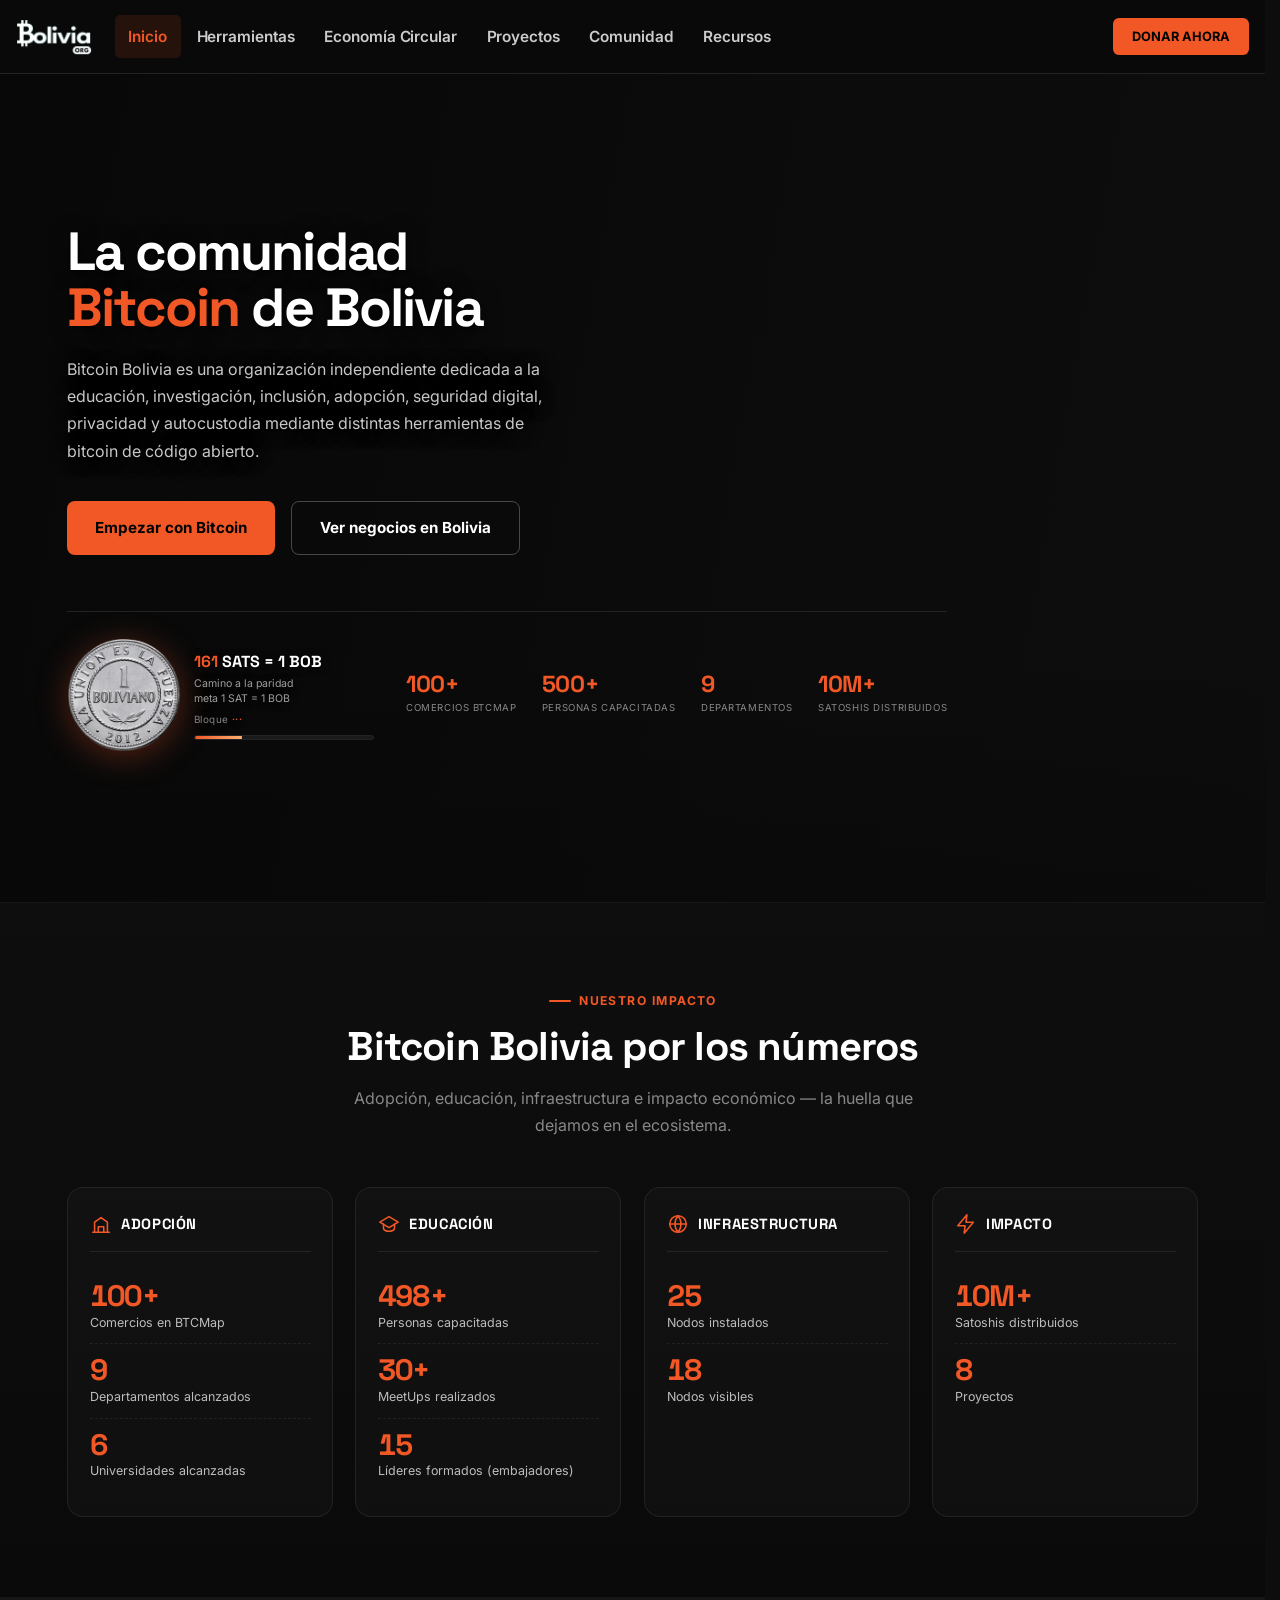
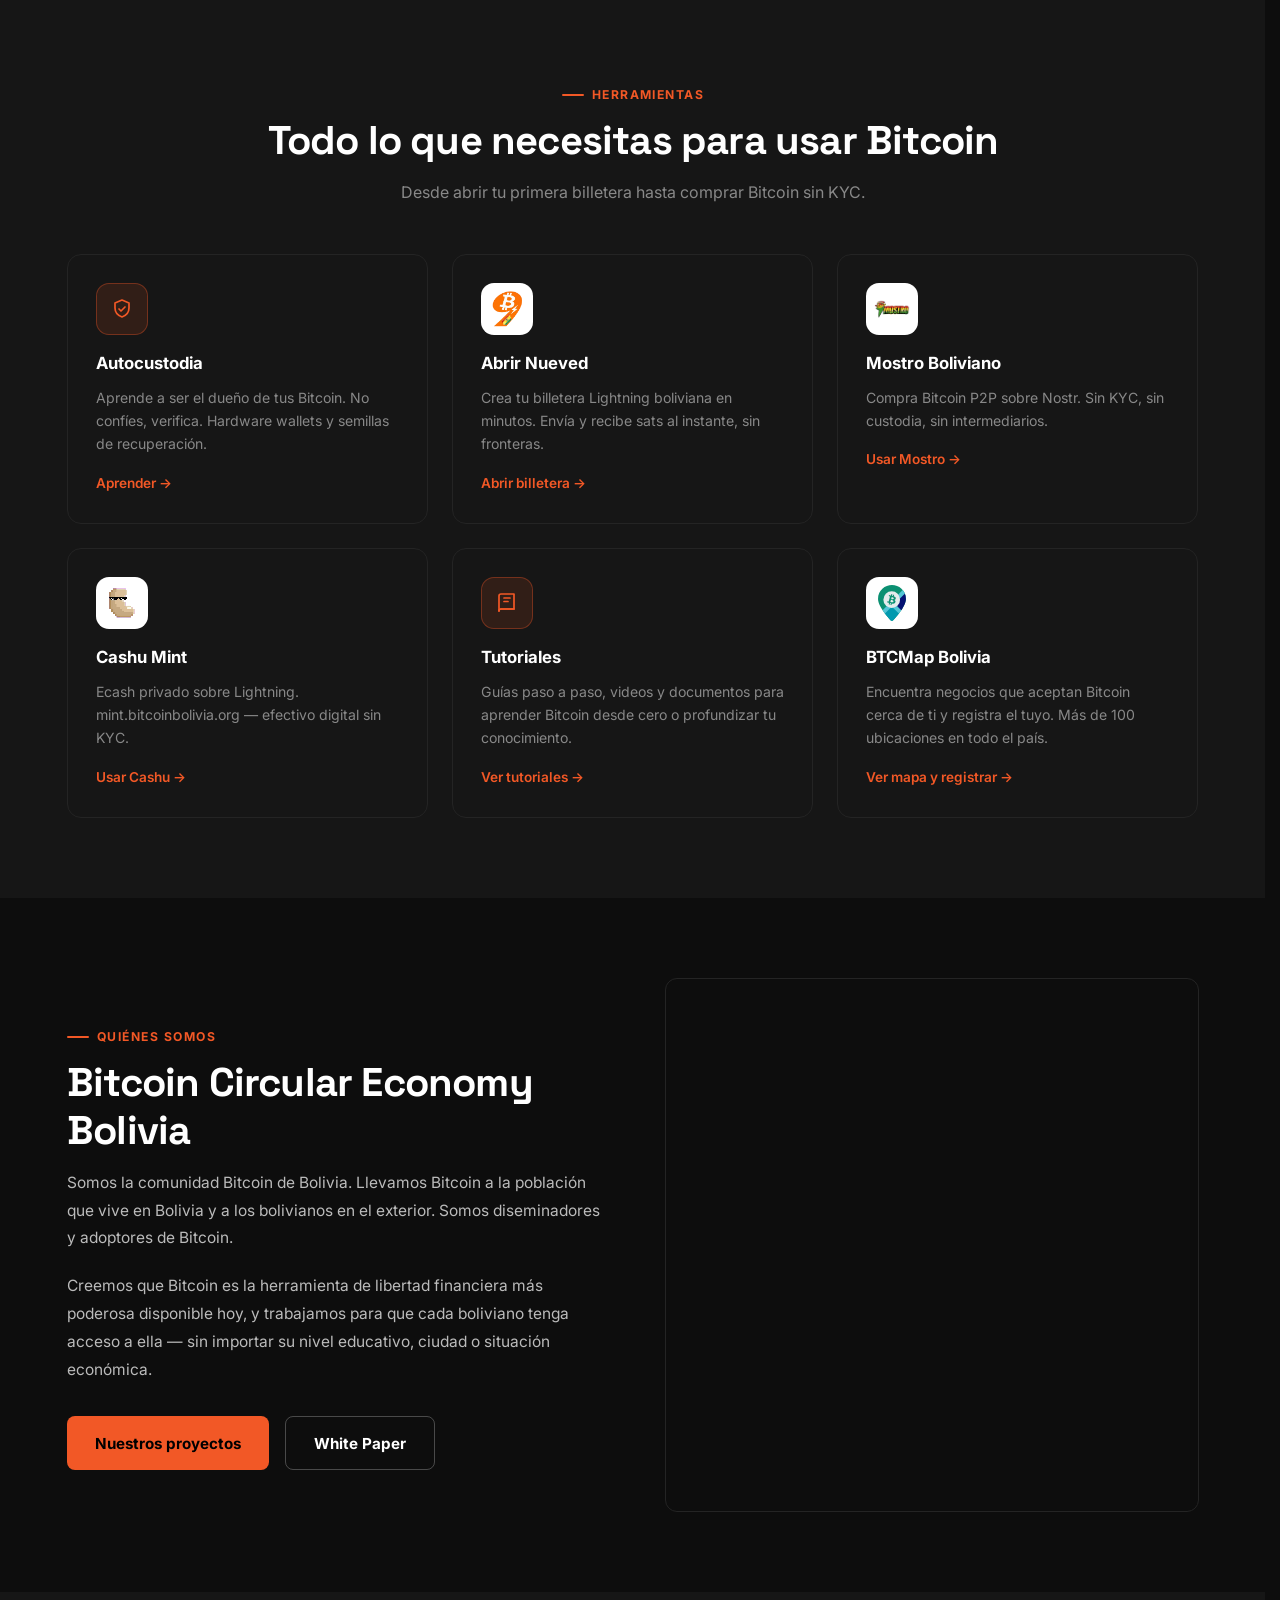
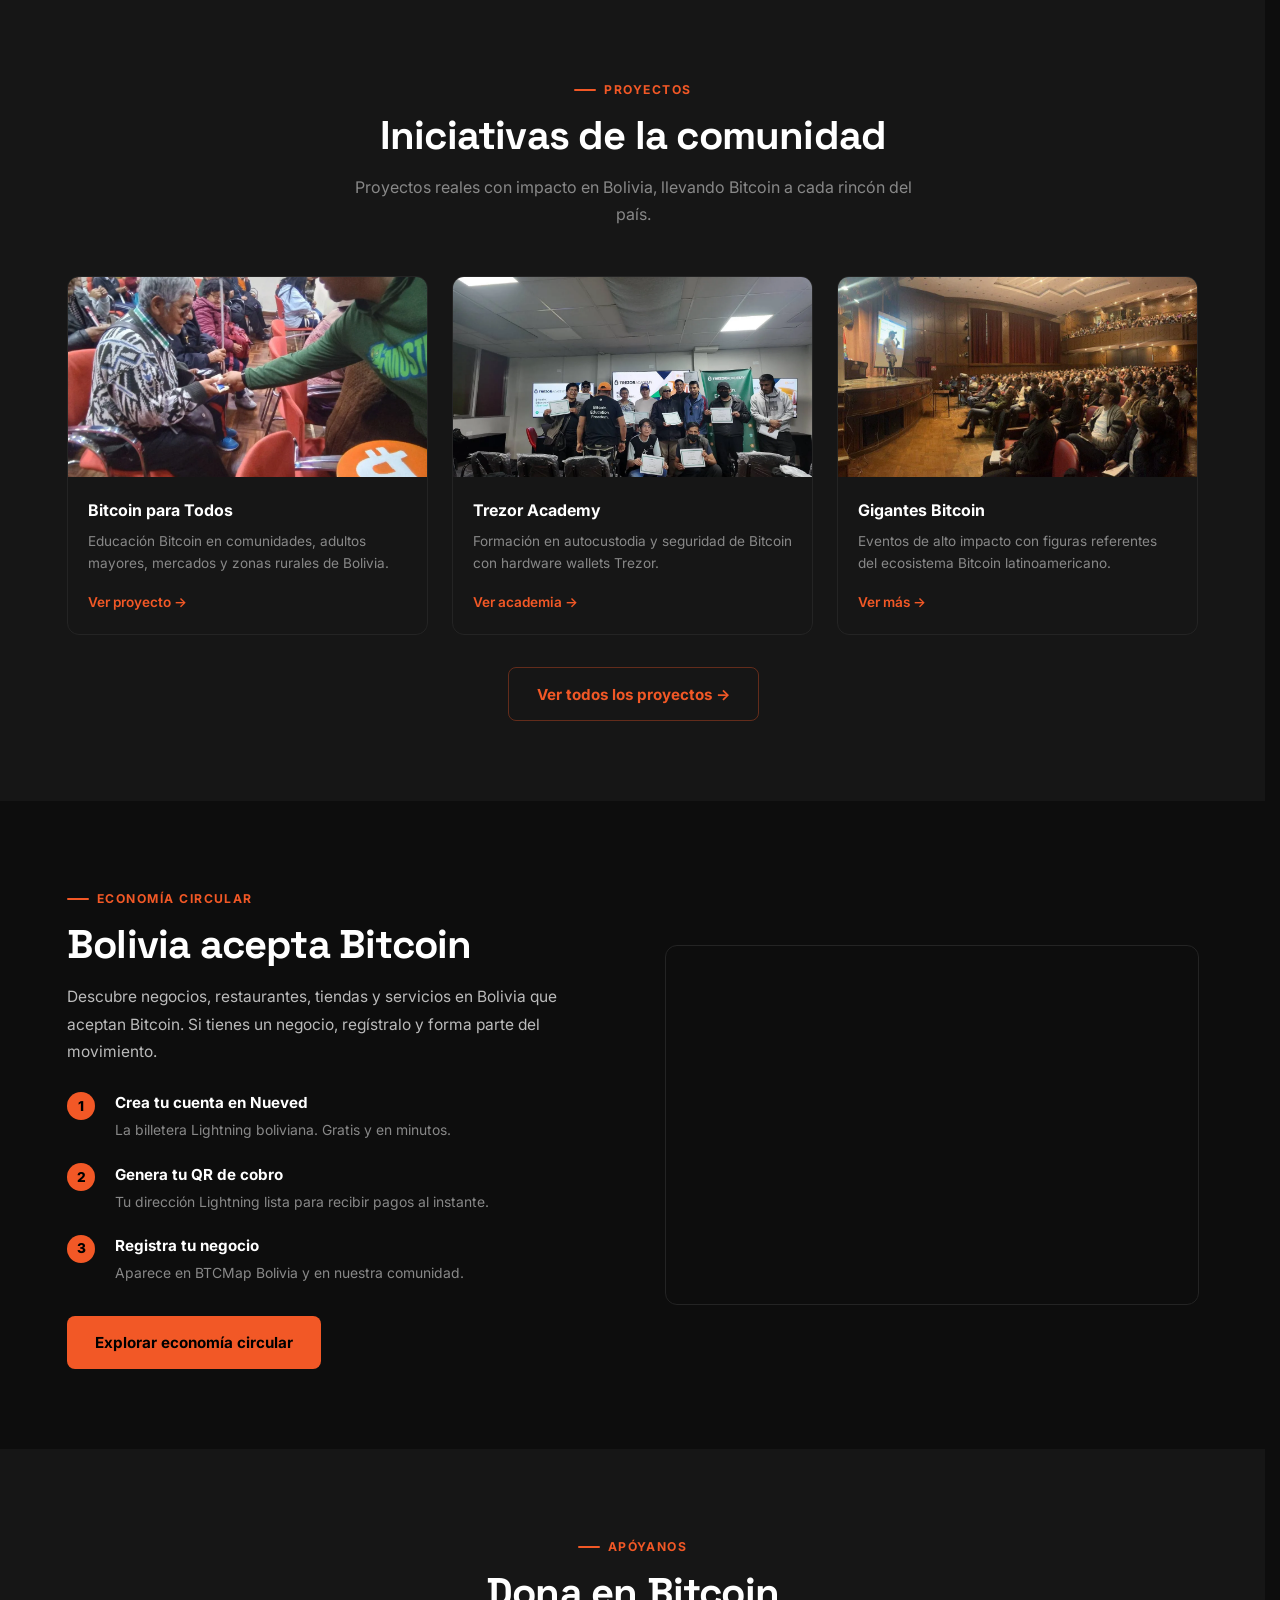
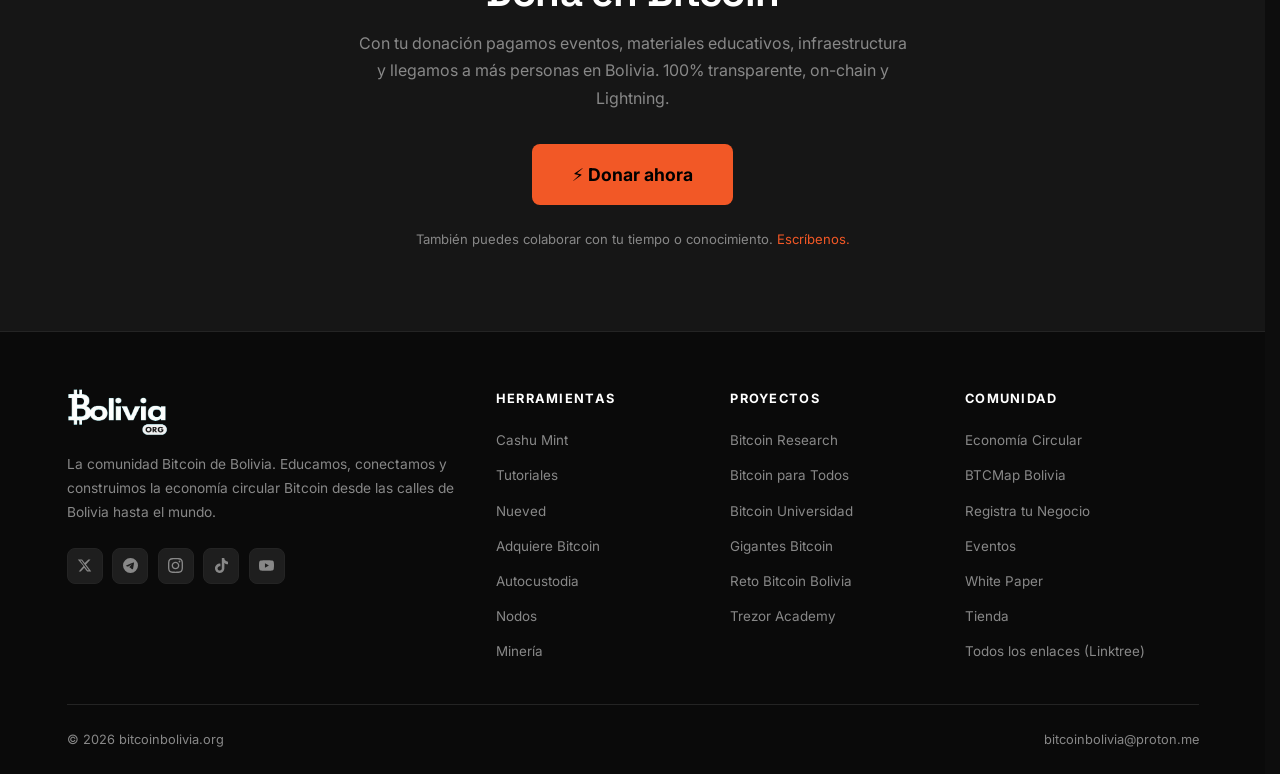
<file: index.html>
<!DOCTYPE html>
<html lang="es">
<head>
  <meta charset="UTF-8">
  <meta name="viewport" content="width=device-width, initial-scale=1.0">
  <title>₿olivia.ORG — Bitcoin en Bolivia</title>
  <meta name="description" content="La comunidad Bitcoin de Bolivia. Educación, adopción y economía circular con Bitcoin en Bolivia.">
  <link rel="canonical" href="https://bitcoinbolivia.org/">

  <!-- Open Graph -->
  <meta property="og:type" content="website">
  <meta property="og:site_name" content="₿olivia.ORG">
  <meta property="og:locale" content="es_BO">
  <meta property="og:url" content="https://bitcoinbolivia.org/">
  <meta property="og:title" content="₿olivia.ORG — Bitcoin en Bolivia">
  <meta property="og:description" content="La comunidad Bitcoin de Bolivia. Educación, adopción y economía circular con Bitcoin en Bolivia.">
  <meta property="og:image" content="https://bitcoinbolivia.org/assets/img/og-image.png">
  <meta property="og:image:width" content="1200">
  <meta property="og:image:height" content="630">

  <!-- Twitter Card -->
  <meta name="twitter:card" content="summary_large_image">
  <meta name="twitter:site" content="@btcxbolivia">
  <meta name="twitter:title" content="₿olivia.ORG — Bitcoin en Bolivia">
  <meta name="twitter:description" content="La comunidad Bitcoin de Bolivia. Educación, adopción y economía circular con Bitcoin en Bolivia.">
  <meta name="twitter:image" content="https://bitcoinbolivia.org/assets/img/og-image.png">
  <link rel="icon" type="image/x-icon" href="favicon.ico">
  <link rel="icon" type="image/png" sizes="32x32" href="favicon-32.png">
  <link rel="apple-touch-icon" href="apple-touch-icon.png">
  <link rel="manifest" href="site.webmanifest">
  <meta name="theme-color" content="#F25826">
  <link rel="stylesheet" href="css/style.css">
  <link rel="stylesheet" href="css/enhance.css">

  <!-- Datos estructurados: Organización -->
  <script type="application/ld+json">
  {
    "@context": "https://schema.org",
    "@type": "Organization",
    "name": "Bolivia.ORG — Bitcoin Bolivia",
    "alternateName": "BtcxBolivia",
    "url": "https://bitcoinbolivia.org",
    "logo": "https://bitcoinbolivia.org/assets/img/logos/favicon-512.png",
    "description": "La comunidad Bitcoin de Bolivia. Educación, adopción y economía circular con Bitcoin en Bolivia.",
    "email": "bitcoinbolivia@proton.me",
    "areaServed": { "@type": "Country", "name": "Bolivia" },
    "sameAs": [
      "https://x.com/btcxbolivia",
      "https://t.me/btcxbolivia",
      "https://www.instagram.com/btcxbolivia",
      "https://www.tiktok.com/@btcxbolivia"
    ]
  }
  </script>
</head>
<body>

<!-- ── NAVBAR ─────────────────────────────────────────────────── -->
<nav class="navbar" id="navbar">
  <div class="nav-inner">
    <a href="index.html" class="nav-logo-link">
      <img src="assets/img/logos/bitcoinbolivia-white.png" alt="Bitcoin Bolivia" style="height:36px; width:auto;">
    </a>

    <button class="nav-toggle" id="navToggle" aria-label="Abrir menú">
      <span></span><span></span><span></span>
    </button>

    <ul class="nav-links" id="navLinks">
      <li><a href="index.html">Inicio</a></li>

      <li class="has-dropdown">
        <a href="herramientas.html">Herramientas</a>
        <ul class="dropdown-menu">
          <li><a href="herramientas.html#tutoriales">Tutoriales</a></li>
          <li><a href="herramientas.html#nueved">Nueved</a></li>
          <li class="has-subdropdown">
            <a href="herramientas.html#adquiere">Adquiere Bitcoin</a>
            <ul class="subdropdown-menu">
              <li><a href="herramientas.html#lnp2pbot">lnp2pbot</a></li>
              <li><a href="herramientas.html#mostro">Mostro Boliviano</a></li>
            </ul>
          </li>
          <li><a href="herramientas.html#cashu">Cashu Mint</a></li>
          <li class="divider-item"></li>
          <li><a href="herramientas.html#mentorias">Mentorías</a></li>
          <li><a href="herramientas.html#autocustodia">Autocustodia</a></li>
          <li><a href="herramientas.html#nodos">Nodos</a></li>
          <li><a href="herramientas.html#mineria">Minería</a></li>
        </ul>
      </li>

      <li class="has-dropdown">
        <a href="economia.html">Economía Circular</a>
        <ul class="dropdown-menu">
          <li><a href="economia.html#btcmap">BTCMap Bolivia</a></li>
          <li><a href="economia.html#info">Registra tu Negocio</a></li>
          <li><a href="economia.html#qr">Crea tu QR</a></li>
          <li><a href="economia.html#aloja">Aloja a Bitcoiners</a></li>
          <li><a href="economia.html#btcpay-pro">BTCPay (negocios)</a></li>
          <li><a href="economia.html#acepto">Imprimir Acepto Bitcoin</a></li>
          <li><a href="economia.html#apoya-stickers">Apoyar (Stickers)</a></li>
        </ul>
      </li>

      <li class="has-dropdown">
        <a href="proyectos.html">Proyectos</a>
        <ul class="dropdown-menu">
          <li><a href="proyectos.html#research">Bitcoin Research</a></li>
          <li><a href="proyectos.html#paratodos">Bitcoin para Todos</a></li>
          <li><a href="proyectos.html#universidad">Bitcoin Universidad</a></li>
          <li><a href="proyectos.html#gigantes">Gigantes Bitcoin</a></li>
          <li><a href="proyectos.html#reto">Reto Bitcoin Bolivia</a></li>
          <li><a href="proyectos.html#sponsors">Sponsors</a></li>
          <li class="divider-item"></li>
          <li><a href="proyectos.html#btcbolivia">Btcbolivia</a></li>
          <li><a href="proyectos.html#estudia">Estudia Bitcoin</a></li>
          <li><a href="proyectos.html#trezor">Trezor Academy</a></li>
        </ul>
      </li>

      <li class="has-dropdown">
        <a href="eventos.html">Comunidad</a>
        <ul class="dropdown-menu">
          <li><a href="eventos.html#partners">Partners</a></li>
          <li><a href="eventos.html#voluntario">Sé Voluntario</a></li>
          <li><a href="eventos.html#comunidad-online">Comunidad en línea</a></li>
          <li><a href="eventos.html#comunidades-amigas">Comunidades Amigas</a></li>
          <li><a href="eventos.html#news">Bitcoin Bolivia News</a></li>
          <li><a href="eventos.html#blog">Blog</a></li>
          <li><a href="eventos.html#feed">Feed</a></li>
          <li><a href="eventos.html#nostr">Conecta Nostr</a></li>
          <li><a href="eventos.html#nos-viste-en">Nos Viste en</a></li>
        </ul>
      </li>

      <li class="has-dropdown">
        <a href="whitepaper.html">Recursos</a>
        <ul class="dropdown-menu">
          <li><a href="whitepaper.html">White Paper</a></li>
          <li><a href="tienda.html">Tienda</a></li>
          <li><a href="contacto.html#faq">Preguntas Frecuentes</a></li>
        </ul>
      </li>
    </ul>

    <a href="https://btcpay.cubabitcoin.org/apps/27dbHceYwWpxCtfoQgXG4638XH3e/crowdfund" class="btn-donar" target="_blank" rel="noopener">DONAR AHORA</a>
  </div>
</nav>

<!-- ── HERO ───────────────────────────────────────────────────── -->
<section class="hero">
  <div class="hero-slides">
    <div class="hero-slide" style="background-image: url('assets/img/comunidad/photo_2026-06-04_03-18-21.webp')"></div>
    <div class="hero-slide" style="background-image: url('assets/img/comunidad/photo_2026-06-04_03-23-06.webp')"></div>
    <div class="hero-slide" style="background-image: url('assets/img/comunidad/myfirstbitcoin.jpg')"></div>
    <div class="hero-slide" style="background-image: url('assets/img/comunidad/photo_2026-06-04_03-23-09.webp')"></div>
  </div>
  <div class="hero-scrim"></div>

  <div class="hero-inner">
    <div class="hero-content">
      <h1 class="hero-title">
        La comunidad<br>
        <span class="accent">Bitcoin</span> de Bolivia
      </h1>
      <p class="hero-sub">
        Bitcoin Bolivia es una organización independiente dedicada a la educación,
        investigación, inclusión, adopción, seguridad digital, privacidad y
        autocustodia mediante distintas herramientas de bitcoin de código abierto.
      </p>
      <div class="hero-ctas">
        <a href="herramientas.html" class="btn btn-primary">Empezar con Bitcoin</a>
        <a href="economia.html#btcmap" class="btn btn-outline">Ver negocios en Bolivia</a>
      </div>
      <div class="hero-bottom">
        <!-- Paridad SAT/BOB — línea compacta -->
        <div class="parity-strip">
          <img loading="lazy" decoding="async" class="ps-coin" src="assets/img/boliviano-coin.webp" alt="1 Boliviano"
               onerror="this.style.display='none'">
          <div class="ps-body">
            <div class="ps-top">
              <span class="ps-num"><span class="val" data-yadio="bob-sat">161</span> SATS = 1 BOB</span>
              <span class="ps-meta">Camino a la paridad<br>meta 1 SAT = 1 BOB</span>
              <span class="ps-block">Bloque <span class="block-num" id="blockHeight">···</span></span>
            </div>
            <div class="parity-track"><div class="parity-fill" id="parityFill"></div></div>
          </div>
        </div>

        <!-- Estadísticas headline (4 más impactantes) -->
        <div class="hero-stats">
          <div class="stat">
            <span class="stat-num"><span data-countup="100" data-suffix="+">0</span></span>
            <span class="stat-label">Comercios BTCMap</span>
          </div>
          <div class="stat">
            <span class="stat-num"><span data-countup="500" data-suffix="+">0</span></span>
            <span class="stat-label">Personas Capacitadas</span>
          </div>
          <div class="stat">
            <span class="stat-num"><span data-countup="9">0</span></span>
            <span class="stat-label">Departamentos</span>
          </div>
          <div class="stat">
            <span class="stat-num"><span data-countup="10" data-suffix="M+">0</span></span>
            <span class="stat-label">Satoshis Distribuidos</span>
          </div>
        </div>
      </div>
    </div>
  </div>
</section>

<!-- ── NUESTRO IMPACTO ────────────────────────────────────────── -->
<section class="section impact-section">
  <div class="container">
    <div class="section-head centered reveal">
      <span class="section-eyebrow">Nuestro Impacto</span>
      <h2 class="section-title">Bitcoin Bolivia por los números</h2>
      <p class="section-sub">Adopción, educación, infraestructura e impacto económico — la huella que dejamos en el ecosistema.</p>
    </div>

    <div class="impact-grid">

      <div class="impact-group reveal">
        <div class="impact-group-head">
          <svg class="impact-ic" viewBox="0 0 24 24" fill="none" stroke="currentColor" stroke-width="1.7" stroke-linecap="round" stroke-linejoin="round">
            <path d="M3 21h18M5 21V10l7-5 7 5v11M9 21v-6h6v6"/>
          </svg>
          <span class="impact-group-label">Adopción</span>
        </div>
        <div class="impact-stat">
          <span class="impact-num"><span data-countup="100" data-suffix="+">0</span></span>
          <span class="impact-lbl">Comercios en BTCMap</span>
        </div>
        <div class="impact-stat">
          <span class="impact-num"><span data-countup="9">0</span></span>
          <span class="impact-lbl">Departamentos alcanzados</span>
        </div>
        <div class="impact-stat">
          <span class="impact-num"><span data-countup="6">0</span></span>
          <span class="impact-lbl">Universidades alcanzadas</span>
        </div>
      </div>

      <div class="impact-group reveal d1">
        <div class="impact-group-head">
          <svg class="impact-ic" viewBox="0 0 24 24" fill="none" stroke="currentColor" stroke-width="1.7" stroke-linecap="round" stroke-linejoin="round">
            <path d="M22 10L12 4 2 10l10 6 10-6z"/><path d="M6 12v5c0 1.5 3 3 6 3s6-1.5 6-3v-5"/>
          </svg>
          <span class="impact-group-label">Educación</span>
        </div>
        <div class="impact-stat">
          <span class="impact-num"><span data-countup="500" data-suffix="+">0</span></span>
          <span class="impact-lbl">Personas capacitadas</span>
        </div>
        <div class="impact-stat">
          <span class="impact-num"><span data-countup="30" data-suffix="+">0</span></span>
          <span class="impact-lbl">MeetUps realizados</span>
        </div>
        <div class="impact-stat">
          <span class="impact-num"><span data-countup="15">0</span></span>
          <span class="impact-lbl">Líderes formados (embajadores)</span>
        </div>
      </div>

      <div class="impact-group reveal d2">
        <div class="impact-group-head">
          <svg class="impact-ic" viewBox="0 0 24 24" fill="none" stroke="currentColor" stroke-width="1.7" stroke-linecap="round" stroke-linejoin="round">
            <circle cx="12" cy="12" r="9"/><path d="M3 12h18M12 3a14 14 0 010 18M12 3a14 14 0 000 18"/>
          </svg>
          <span class="impact-group-label">Infraestructura</span>
        </div>
        <div class="impact-stat">
          <span class="impact-num"><span data-countup="25">0</span></span>
          <span class="impact-lbl">Nodos instalados</span>
        </div>
        <div class="impact-stat">
          <span class="impact-num"><span data-countup="18">0</span></span>
          <span class="impact-lbl">Nodos visibles</span>
        </div>
      </div>

      <div class="impact-group reveal d3">
        <div class="impact-group-head">
          <svg class="impact-ic" viewBox="0 0 24 24" fill="none" stroke="currentColor" stroke-width="1.7" stroke-linecap="round" stroke-linejoin="round">
            <path d="M13 2L3 14h8l-1 8 10-12h-8l1-8z"/>
          </svg>
          <span class="impact-group-label">Impacto</span>
        </div>
        <div class="impact-stat">
          <span class="impact-num"><span data-countup="10" data-suffix="M+">0</span></span>
          <span class="impact-lbl">Satoshis distribuidos</span>
        </div>
        <div class="impact-stat">
          <span class="impact-num"><span data-countup="8">0</span></span>
          <span class="impact-lbl">Proyectos</span>
        </div>
      </div>

    </div>
  </div>
</section>

<!-- ── HERRAMIENTAS ───────────────────────────────────────────── -->
<section class="section section-alt">
  <div class="container">
    <div class="section-head centered reveal">
      <span class="section-eyebrow">Herramientas</span>
      <h2 class="section-title">Todo lo que necesitas para usar Bitcoin</h2>
      <p class="section-sub">Desde abrir tu primera billetera hasta comprar Bitcoin sin KYC.</p>
    </div>
    <div class="grid-auto">
      <div class="card reveal">
        <div class="icon-tile">
          <svg viewBox="0 0 24 24"><path d="M12 3l7 3v5c0 4.5-3 7.5-7 9-4-1.5-7-4.5-7-9V6l7-3z"/><path d="M9 12l2 2 4-4"/></svg>
        </div>
        <div class="card-title">Autocustodia</div>
        <div class="card-text">Aprende a ser el dueño de tus Bitcoin. No confíes, verifica. Hardware wallets y semillas de recuperación.</div>
        <a href="herramientas.html#autocustodia" class="card-link">Aprender →</a>
      </div>
      <div class="card reveal d1">
        <div class="logo-tile">
          <img loading="lazy" decoding="async" src="assets/img/logos/logonueved.webp" alt="Nueved">
        </div>
        <div class="card-title">Abrir Nueved</div>
        <div class="card-text">Crea tu billetera Lightning boliviana en minutos. Envía y recibe sats al instante, sin fronteras.</div>
        <a href="herramientas.html#nueved" class="card-link">Abrir billetera →</a>
      </div>
      <div class="card reveal d2">
        <div class="logo-tile">
          <img loading="lazy" decoding="async" src="assets/img/logos/mostroboliviano-removebg-preview.webp" alt="Mostro Bolivia">
        </div>
        <div class="card-title">Mostro Boliviano</div>
        <div class="card-text">Compra Bitcoin P2P sobre Nostr. Sin KYC, sin custodia, sin intermediarios.</div>
        <a href="herramientas.html#mostro" class="card-link">Usar Mostro →</a>
      </div>
      <div class="card reveal">
        <div class="logo-tile">
          <img loading="lazy" decoding="async" src="assets/img/logos/cashubtc-removebg.webp" alt="Cashu Mint Bolivia" style="image-rendering:pixelated;">
        </div>
        <div class="card-title">Cashu Mint</div>
        <div class="card-text">Ecash privado sobre Lightning. mint.bitcoinbolivia.org — efectivo digital sin KYC.</div>
        <a href="herramientas.html#cashu" class="card-link">Usar Cashu →</a>
      </div>
      <div class="card reveal d1">
        <div class="icon-tile">
          <svg viewBox="0 0 24 24"><path d="M4 5a2 2 0 0 1 2-2h13v15H6a2 2 0 0 0-2 2V5z"/><path d="M19 18H6a2 2 0 0 0-2 2"/><path d="M9 7h6M9 10.5h4"/></svg>
        </div>
        <div class="card-title">Tutoriales</div>
        <div class="card-text">Guías paso a paso, videos y documentos para aprender Bitcoin desde cero o profundizar tu conocimiento.</div>
        <a href="herramientas.html#tutoriales" class="card-link">Ver tutoriales →</a>
      </div>
      <div class="card reveal d2">
        <div class="logo-tile">
          <img loading="lazy" decoding="async" src="assets/img/logos/btcmap.svg" alt="BTCMap">
        </div>
        <div class="card-title">BTCMap Bolivia</div>
        <div class="card-text">Encuentra negocios que aceptan Bitcoin cerca de ti y registra el tuyo. Más de 100 ubicaciones en todo el país.</div>
        <a href="economia.html#btcmap" class="card-link">Ver mapa y registrar →</a>
      </div>
    </div>
  </div>
</section>

<!-- ── ABOUT ──────────────────────────────────────────────────── -->
<section class="section">
  <div class="container">
    <div class="grid-2" style="align-items:center; gap: 4rem;">
      <div class="reveal">
        <span class="section-eyebrow">Quiénes somos</span>
        <h2 class="section-title">Bitcoin Circular Economy Bolivia</h2>
        <p style="color:#bbb; line-height:1.8; margin-bottom:1.25rem; font-size:0.97rem;">
          Somos la comunidad Bitcoin de Bolivia. Llevamos Bitcoin a la población que vive en Bolivia
          y a los bolivianos en el exterior. Somos diseminadores y adoptores de Bitcoin.
        </p>
        <p style="color:#bbb; line-height:1.8; margin-bottom:2rem; font-size:0.97rem;">
          Creemos que Bitcoin es la herramienta de libertad financiera más poderosa disponible hoy,
          y trabajamos para que cada boliviano tenga acceso a ella — sin importar su nivel educativo,
          ciudad o situación económica.
        </p>
        <div style="display:flex; gap:1rem; flex-wrap:wrap;">
          <a href="proyectos.html" class="btn btn-primary">Nuestros proyectos</a>
          <a href="whitepaper.html" class="btn btn-outline">White Paper</a>
        </div>
      </div>
      <div class="reveal d1">
        <div class="photo-slider">
          <img loading="lazy" decoding="async" class="ps-img" src="assets/img/comunidad/photo_2026-06-04_03-21-05.webp"
               alt="El sabor del silencio — galletas artesanales acepta Bitcoin">
          <img loading="lazy" decoding="async" class="ps-img" src="assets/img/comunidad/photo_2026-06-04_03-22-11.webp"
               alt="Mujer boliviana leyendo La filosofía de Bitcoin">
          <img loading="lazy" decoding="async" class="ps-img" src="assets/img/comunidad/photo_2026-06-04_03-22-03.webp"
               alt="Vendedora ambulante de palomitas acepta Bitcoin">
          <img loading="lazy" decoding="async" class="ps-img" src="assets/img/comunidad/photo_2026-06-04_03-22-26.webp"
               alt="Estudiantes aprendiendo Bitcoin en feria">
          <img loading="lazy" decoding="async" class="ps-img" src="assets/img/comunidad/photo_2026-06-04_03-22-17.webp"
               alt="Stand Bitcoin Bolivia en expo — bandera boliviana">
        </div>
      </div>
    </div>
  </div>
</section>

<!-- ── PROYECTOS HIGHLIGHT ────────────────────────────────────── -->
<section class="section section-alt">
  <div class="container">
    <div class="section-head centered reveal">
      <span class="section-eyebrow">Proyectos</span>
      <h2 class="section-title">Iniciativas de la comunidad</h2>
      <p class="section-sub">Proyectos reales con impacto en Bolivia, llevando Bitcoin a cada rincón del país.</p>
    </div>
    <div class="grid-auto">
      <div class="img-card reveal">
        <img loading="lazy" decoding="async" src="assets/img/comunidad/photo_2026-06-04_03-20-46.webp" alt="Bitcoin para Todos">
        <div class="img-card-body">
          <div class="img-card-title">Bitcoin para Todos</div>
          <div class="img-card-text">Educación Bitcoin en comunidades, adultos mayores, mercados y zonas rurales de Bolivia.</div>
          <a href="proyectos.html#paratodos" class="card-link mt-2">Ver proyecto →</a>
        </div>
      </div>
      <div class="img-card reveal d1">
        <img loading="lazy" decoding="async" src="assets/img/comunidad/photo_2026-06-04_03-18-12.webp" alt="Trezor Academy">
        <div class="img-card-body">
          <div class="img-card-title">Trezor Academy</div>
          <div class="img-card-text">Formación en autocustodia y seguridad de Bitcoin con hardware wallets Trezor.</div>
          <a href="proyectos.html#trezor" class="card-link mt-2">Ver academia →</a>
        </div>
      </div>
      <div class="img-card reveal d2">
        <img loading="lazy" decoding="async" src="assets/img/comunidad/photo_2026-06-04_03-22-20.webp" alt="Presentaciones">
        <div class="img-card-body">
          <div class="img-card-title">Gigantes Bitcoin</div>
          <div class="img-card-text">Eventos de alto impacto con figuras referentes del ecosistema Bitcoin latinoamericano.</div>
          <a href="proyectos.html#gigantes" class="card-link mt-2">Ver más →</a>
        </div>
      </div>
    </div>
    <div class="text-center mt-4 reveal">
      <a href="proyectos.html" class="btn btn-orange-outline">Ver todos los proyectos →</a>
    </div>
  </div>
</section>

<!-- ── ECONOMÍA CIRCULAR PREVIEW ──────────────────────────────── -->
<section class="section">
  <div class="container">
    <div class="grid-2" style="align-items:center; gap:4rem;">
      <div class="reveal">
        <span class="section-eyebrow">Economía Circular</span>
        <h2 class="section-title">Bolivia acepta Bitcoin</h2>
        <p style="color:#bbb; line-height:1.8; margin-bottom:1.5rem; font-size:0.97rem;">
          Descubre negocios, restaurantes, tiendas y servicios en Bolivia que aceptan Bitcoin.
          Si tienes un negocio, regístralo y forma parte del movimiento.
        </p>
        <div class="steps mb-4">
          <div class="step">
            <div class="step-num">1</div>
            <div class="step-body">
              <div class="step-title">Crea tu cuenta en Nueved</div>
              <div class="step-text">La billetera Lightning boliviana. Gratis y en minutos.</div>
            </div>
          </div>
          <div class="step">
            <div class="step-num">2</div>
            <div class="step-body">
              <div class="step-title">Genera tu QR de cobro</div>
              <div class="step-text">Tu dirección Lightning lista para recibir pagos al instante.</div>
            </div>
          </div>
          <div class="step">
            <div class="step-num">3</div>
            <div class="step-body">
              <div class="step-title">Registra tu negocio</div>
              <div class="step-text">Aparece en BTCMap Bolivia y en nuestra comunidad.</div>
            </div>
          </div>
        </div>
        <a href="economia.html" class="btn btn-primary">Explorar economía circular</a>
      </div>
      <div class="map-wrap reveal d1" style="height:360px;">
        <iframe
          src="https://btcmap.org/map#6/-17.0/-65.0"
          title="BTCMap Bolivia"
          loading="lazy"
          allowfullscreen>
        </iframe>
      </div>
    </div>
  </div>
</section>

<!-- ── DONAR ──────────────────────────────────────────────────── -->
<section class="section section-alt" id="donar">
  <div class="container text-center">
    <span class="section-eyebrow" style="justify-content:center;">Apóyanos</span>
    <h2 class="section-title">Dona en Bitcoin</h2>
    <p class="section-sub" style="margin: 0 auto 2rem;">
      Con tu donación pagamos eventos, materiales educativos, infraestructura y llegamos a más personas en Bolivia.
      100% transparente, on-chain y Lightning.
    </p>
    <div style="display:flex; align-items:center; justify-content:center;">
      <a href="https://btcpay.cubabitcoin.org/apps/27dbHceYwWpxCtfoQgXG4638XH3e/crowdfund" class="btn btn-primary" style="font-size:1.1rem; padding:1rem 2.5rem;" target="_blank" rel="noopener">
        &#9889; Donar ahora
      </a>
    </div>
    <p class="text-muted mt-3" style="font-size:0.82rem;">También puedes colaborar con tu tiempo o conocimiento. <a href="#contacto">Escríbenos.</a></p>
  </div>
</section>

<!-- ── FOOTER ─────────────────────────────────────────────────── -->
<footer class="footer" id="contacto">
  <div class="container">
    <div class="footer-grid">
      <div>
        <a href="index.html"><img src="assets/img/logos/bitcoinbolivia-white.png" alt="Bitcoin Bolivia" style="height:48px; width:auto; display:block; margin-bottom:1rem;"></a>
        <p class="footer-desc">
          La comunidad Bitcoin de Bolivia. Educamos, conectamos y construimos la economía circular Bitcoin
          desde las calles de Bolivia hasta el mundo.
        </p>
        <div class="social-icons-row">
          <a href="https://x.com/btcxbolivia" class="soc-btn x-btn" title="X / Twitter" target="_blank" rel="noopener"><svg viewBox="0 0 24 24"><path d="M18.244 2.25h3.308l-7.227 8.26 8.502 11.24H16.17l-4.714-6.231-5.401 6.231H2.744l7.73-8.835L1.254 2.25H8.08l4.265 5.638 5.899-5.638zm-1.161 17.52h1.833L7.084 4.126H5.117z"/></svg></a>
          <a href="https://t.me/btcxbolivia" class="soc-btn tg-btn" title="Telegram" target="_blank" rel="noopener"><svg viewBox="0 0 24 24"><path d="M11.944 0A12 12 0 0 0 0 12a12 12 0 0 0 12 12 12 12 0 0 0 12-12A12 12 0 0 0 12 0a12 12 0 0 0-.056 0zm4.962 7.224c.1-.002.321.023.465.14a.506.506 0 0 1 .171.325c.016.093.036.306.02.472-.18 1.898-.962 6.502-1.36 8.627-.168.9-.499 1.201-.82 1.23-.696.065-1.225-.46-1.9-.902-1.056-.693-1.653-1.124-2.678-1.8-1.185-.78-.417-1.21.258-1.91.177-.184 3.247-2.977 3.307-3.23.007-.032.014-.15-.056-.212s-.174-.041-.249-.024c-.106.024-1.793 1.14-5.061 3.345-.48.33-.913.49-1.302.48-.428-.008-1.252-.241-1.865-.44-.752-.245-1.349-.374-1.297-.789.027-.216.325-.437.893-.663 3.498-1.524 5.83-2.529 6.998-3.014 3.332-1.386 4.025-1.627 4.476-1.635z"/></svg></a>
          <a href="https://www.instagram.com/btcxbolivia" class="soc-btn ig-btn" title="Instagram" target="_blank" rel="noopener"><svg viewBox="0 0 24 24"><path d="M12 2.163c3.204 0 3.584.012 4.85.07 3.252.148 4.771 1.691 4.919 4.919.058 1.265.069 1.645.069 4.849 0 3.205-.012 3.584-.069 4.849-.149 3.225-1.664 4.771-4.919 4.919-1.266.058-1.644.07-4.85.07-3.204 0-3.584-.012-4.849-.07-3.26-.149-4.771-1.699-4.919-4.92-.058-1.265-.07-1.644-.07-4.849 0-3.204.013-3.583.07-4.849.149-3.227 1.664-4.771 4.919-4.919 1.266-.057 1.645-.069 4.849-.069zm0-2.163c-3.259 0-3.667.014-4.947.072-4.358.2-6.78 2.618-6.98 6.98-.059 1.281-.073 1.689-.073 4.948 0 3.259.014 3.668.072 4.948.2 4.358 2.618 6.78 6.98 6.98 1.281.058 1.689.072 4.948.072 3.259 0 3.668-.014 4.948-.072 4.354-.2 6.782-2.618 6.979-6.98.059-1.28.073-1.689.073-4.948 0-3.259-.014-3.667-.072-4.947-.196-4.354-2.617-6.78-6.979-6.98-1.281-.059-1.69-.073-4.949-.073zm0 5.838c-3.403 0-6.162 2.759-6.162 6.162s2.759 6.163 6.162 6.163 6.162-2.759 6.162-6.163c0-3.403-2.759-6.162-6.162-6.162zm0 10.162c-2.209 0-4-1.79-4-4 0-2.209 1.791-4 4-4s4 1.791 4 4c0 2.21-1.791 4-4 4zm6.406-11.845c-.796 0-1.441.645-1.441 1.44s.645 1.44 1.441 1.44c.795 0 1.439-.645 1.439-1.44s-.644-1.44-1.439-1.44z"/></svg></a>
          <a href="https://www.tiktok.com/@btcxbolivia" class="soc-btn tt-btn" title="TikTok" target="_blank" rel="noopener"><svg viewBox="0 0 24 24"><path d="M12.525.02c1.31-.02 2.61-.01 3.91-.02.08 1.53.63 3.09 1.75 4.17 1.12 1.11 2.7 1.62 4.24 1.79v4.03c-1.44-.05-2.89-.35-4.2-.97-.57-.26-1.1-.59-1.62-.93-.01 2.92.01 5.84-.02 8.75-.08 1.4-.54 2.79-1.35 3.94-1.31 1.92-3.58 3.17-5.91 3.21-1.43.08-2.86-.31-4.08-1.03-2.02-1.19-3.44-3.37-3.65-5.71-.02-.5-.03-1-.01-1.49.18-1.9 1.12-3.72 2.58-4.96 1.66-1.44 3.98-2.13 6.15-1.72.02 1.48-.04 2.96-.04 4.44-.99-.32-2.15-.23-3.02.37-.63.41-1.11 1.04-1.36 1.75-.21.51-.15 1.07-.14 1.61.24 1.64 1.82 3.02 3.5 2.87 1.12-.01 2.19-.66 2.77-1.61.19-.33.4-.67.41-1.06.1-1.79.06-3.57.07-5.36.01-4.03-.01-8.05.02-12.07z"/></svg></a>
          <a href="https://youtube.com/@bitcoinr3" class="soc-btn yt-btn" title="YouTube" target="_blank" rel="noopener"><svg viewBox="0 0 24 24"><path d="M23.498 6.186a3.016 3.016 0 0 0-2.122-2.136C19.505 3.545 12 3.545 12 3.545s-7.505 0-9.377.505A3.017 3.017 0 0 0 .502 6.186C0 8.07 0 12 0 12s0 3.93.502 5.814a3.016 3.016 0 0 0 2.122 2.136c1.871.505 9.376.505 9.376.505s7.505 0 9.377-.505a3.015 3.015 0 0 0 2.122-2.136C24 15.93 24 12 24 12s0-3.93-.502-5.814zM9.545 15.568V8.432L15.818 12l-6.273 3.568z"/></svg></a>
        </div>
      </div>

      <div>
        <div class="footer-col-title">Herramientas</div>
        <ul class="footer-links">
          <li><a href="herramientas.html#cashu">Cashu Mint</a></li>
          <li><a href="herramientas.html#tutoriales">Tutoriales</a></li>
          <li><a href="herramientas.html#nueved">Nueved</a></li>
          <li><a href="herramientas.html#adquiere">Adquiere Bitcoin</a></li>
          <li><a href="herramientas.html#autocustodia">Autocustodia</a></li>
          <li><a href="herramientas.html#nodos">Nodos</a></li>
          <li><a href="herramientas.html#mineria">Minería</a></li>
        </ul>
      </div>

      <div>
        <div class="footer-col-title">Proyectos</div>
        <ul class="footer-links">
          <li><a href="proyectos.html#research">Bitcoin Research</a></li>
          <li><a href="proyectos.html#paratodos">Bitcoin para Todos</a></li>
          <li><a href="proyectos.html#universidad">Bitcoin Universidad</a></li>
          <li><a href="proyectos.html#gigantes">Gigantes Bitcoin</a></li>
          <li><a href="proyectos.html#reto">Reto Bitcoin Bolivia</a></li>
          <li><a href="proyectos.html#trezor">Trezor Academy</a></li>
        </ul>
      </div>

      <div>
        <div class="footer-col-title">Comunidad</div>
        <ul class="footer-links">
          <li><a href="economia.html">Economía Circular</a></li>
          <li><a href="economia.html#btcmap">BTCMap Bolivia</a></li>
          <li><a href="economia.html#info">Registra tu Negocio</a></li>
          <li><a href="eventos.html">Eventos</a></li>
          <li><a href="whitepaper.html">White Paper</a></li>
          <li><a href="tienda.html">Tienda</a></li>
          <li><a href="https://linktr.ee/bitcoinr3" target="_blank" rel="noopener">Todos los enlaces (Linktree)</a></li>
        </ul>
      </div>
    </div>

    <div class="footer-bottom">
      <div class="footer-copy">© 2026 bitcoinbolivia.org</div>
      <div class="footer-copy">bitcoinbolivia@proton.me</div>
    </div>
  </div>
</footer>

<script src="js/main.js"></script>
<script src="js/enhance.js"></script>
</body>
</html>
</file>
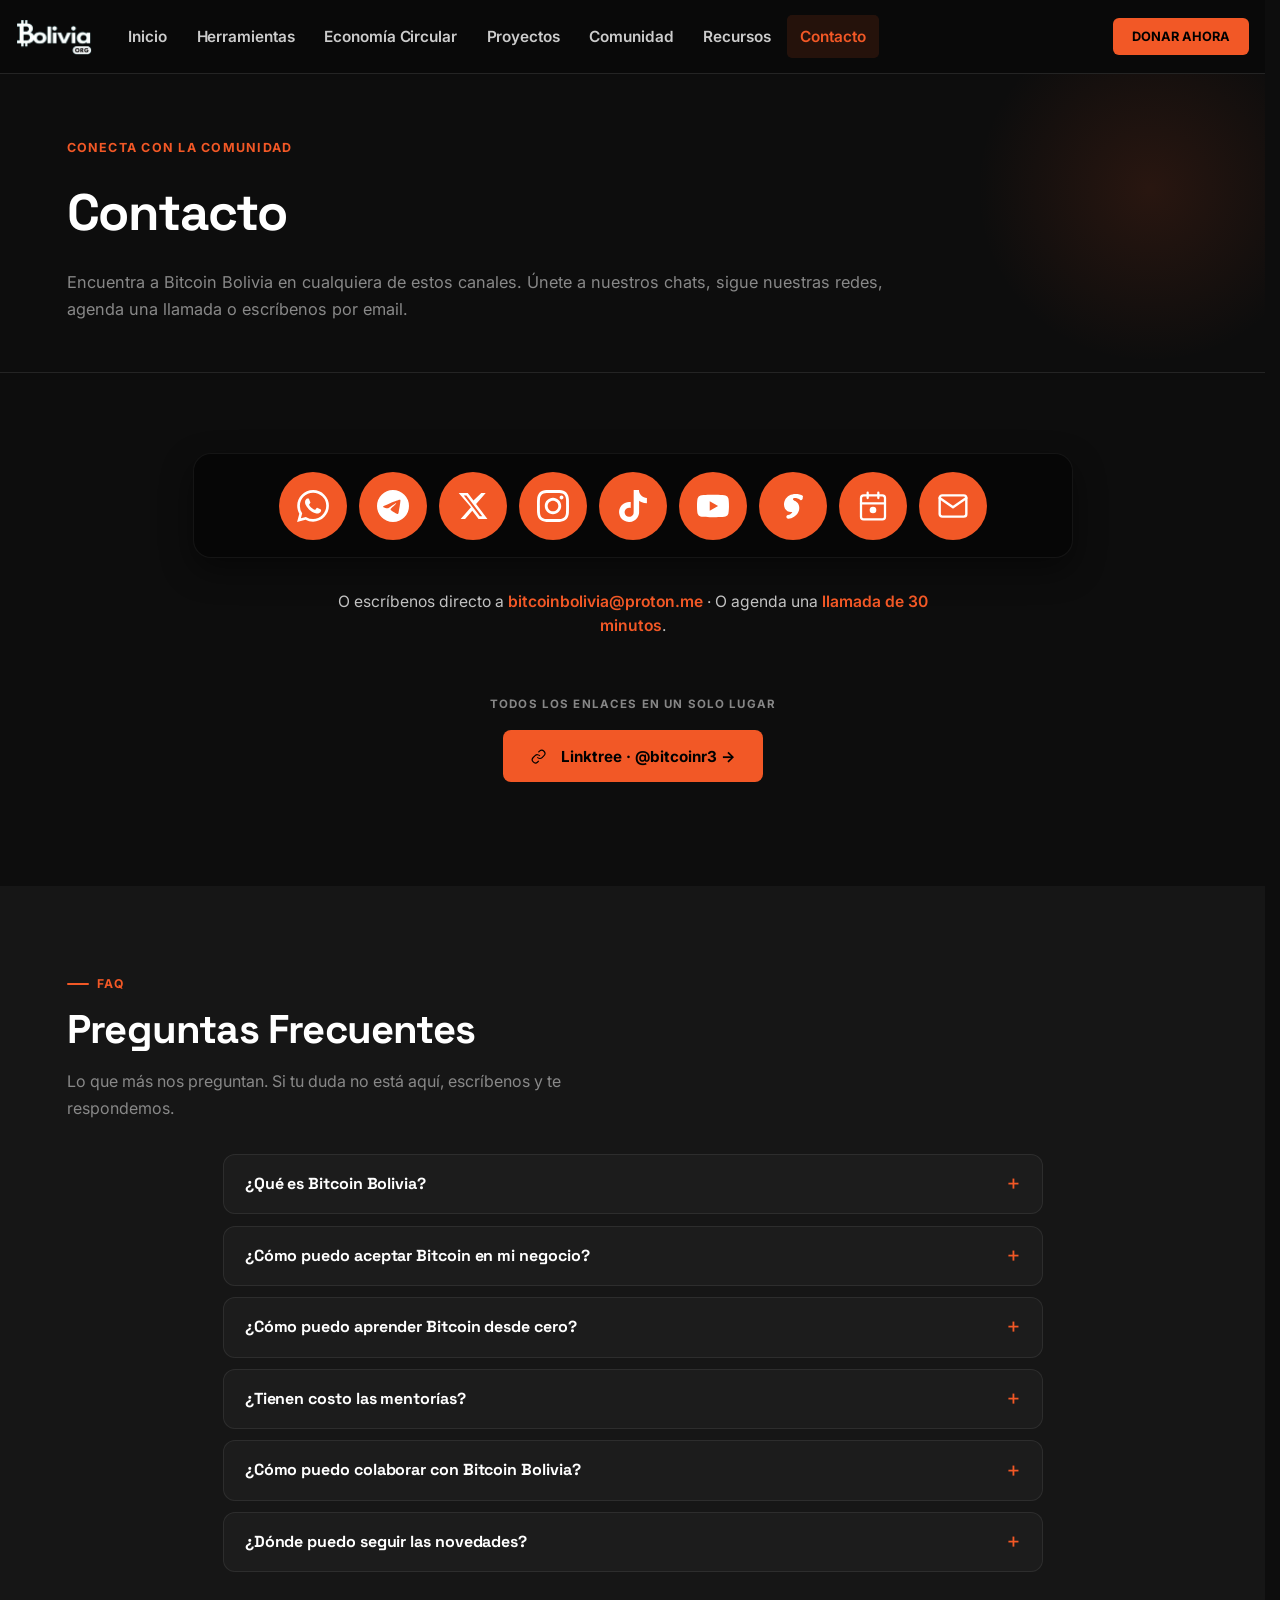
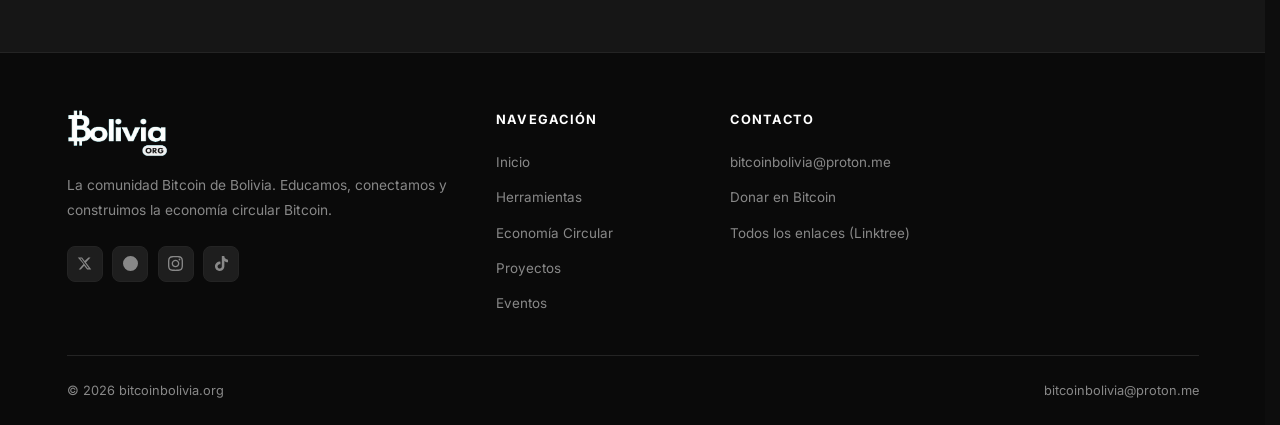
<file: contacto.html>
<!DOCTYPE html>
<html lang="es">
<head>
  <meta charset="UTF-8">
  <meta name="viewport" content="width=device-width, initial-scale=1.0">
  <title>Contacto — ₿olivia.ORG</title>
  <meta name="description" content="Conecta con Bitcoin Bolivia: WhatsApp, Telegram, X, Nostr, YouTube, Instagram, TikTok y más.">
  <link rel="canonical" href="https://bitcoinbolivia.org/contacto.html">

  <!-- Open Graph -->
  <meta property="og:type" content="website">
  <meta property="og:site_name" content="₿olivia.ORG">
  <meta property="og:locale" content="es_BO">
  <meta property="og:url" content="https://bitcoinbolivia.org/contacto.html">
  <meta property="og:title" content="Contacto — ₿olivia.ORG">
  <meta property="og:description" content="Conecta con Bitcoin Bolivia por el canal que prefieras.">
  <meta property="og:image" content="https://bitcoinbolivia.org/assets/img/og-image.png">

  <!-- Twitter Card -->
  <meta name="twitter:card" content="summary_large_image">
  <meta name="twitter:site" content="@btcxbolivia">
  <meta name="twitter:title" content="Contacto — ₿olivia.ORG">
  <meta name="twitter:description" content="Conecta con Bitcoin Bolivia por el canal que prefieras.">
  <meta name="twitter:image" content="https://bitcoinbolivia.org/assets/img/og-image.png">
  <link rel="icon" type="image/x-icon" href="favicon.ico">
  <link rel="icon" type="image/png" sizes="32x32" href="favicon-32.png">
  <link rel="apple-touch-icon" href="apple-touch-icon.png">
  <link rel="manifest" href="site.webmanifest">
  <meta name="theme-color" content="#F25826">
  <link rel="stylesheet" href="css/style.css">
  <link rel="stylesheet" href="css/enhance.css">
</head>
<body>

<nav class="navbar" id="navbar">
  <div class="nav-inner">
    <a href="index.html" class="nav-logo-link">
      <img src="assets/img/logos/bitcoinbolivia-white.png" alt="Bitcoin Bolivia" style="height:36px; width:auto;">
    </a>
    <button class="nav-toggle" id="navToggle" aria-label="Abrir menú"><span></span><span></span><span></span></button>
    <ul class="nav-links" id="navLinks">
      <li><a href="index.html">Inicio</a></li>

      <li class="has-dropdown">
        <a href="herramientas.html">Herramientas</a>
        <ul class="dropdown-menu">
          <li><a href="herramientas.html#tutoriales">Tutoriales</a></li>
          <li><a href="herramientas.html#nueved">Nueved</a></li>
          <li class="has-subdropdown">
            <a href="herramientas.html#adquiere">Adquiere Bitcoin</a>
            <ul class="subdropdown-menu">
              <li><a href="herramientas.html#lnp2pbot">lnp2pbot</a></li>
              <li><a href="herramientas.html#mostro">Mostro Boliviano</a></li>
            </ul>
          </li>
          <li><a href="herramientas.html#cashu">Cashu Mint</a></li>
          <li class="divider-item"></li>
          <li><a href="herramientas.html#mentorias">Mentorías</a></li>
          <li><a href="herramientas.html#autocustodia">Autocustodia</a></li>
          <li><a href="herramientas.html#nodos">Nodos</a></li>
          <li><a href="herramientas.html#mineria">Minería</a></li>
        </ul>
      </li>

      <li class="has-dropdown">
        <a href="economia.html">Economía Circular</a>
        <ul class="dropdown-menu">
          <li><a href="economia.html#btcmap">BTCMap Bolivia</a></li>
          <li><a href="economia.html#info">Registra tu Negocio</a></li>
          <li><a href="economia.html#qr">Crea tu QR</a></li>
          <li><a href="economia.html#aloja">Aloja a Bitcoiners</a></li>
          <li><a href="economia.html#btcpay-pro">BTCPay (negocios)</a></li>
          <li><a href="economia.html#acepto">Imprimir Acepto Bitcoin</a></li>
          <li><a href="economia.html#apoya-stickers">Apoyar (Stickers)</a></li>
        </ul>
      </li>

      <li class="has-dropdown">
        <a href="proyectos.html">Proyectos</a>
        <ul class="dropdown-menu">
          <li><a href="proyectos.html#research">Bitcoin Research</a></li>
          <li><a href="proyectos.html#paratodos">Bitcoin para Todos</a></li>
          <li><a href="proyectos.html#universidad">Bitcoin Universidad</a></li>
          <li><a href="proyectos.html#gigantes">Gigantes Bitcoin</a></li>
          <li><a href="proyectos.html#reto">Reto Bitcoin Bolivia</a></li>
          <li><a href="proyectos.html#sponsors">Sponsors</a></li>
          <li class="divider-item"></li>
          <li><a href="proyectos.html#btcbolivia">Btcbolivia</a></li>
          <li><a href="proyectos.html#estudia">Estudia Bitcoin</a></li>
          <li><a href="proyectos.html#trezor">Trezor Academy</a></li>
        </ul>
      </li>

      <li class="has-dropdown">
        <a href="eventos.html">Comunidad</a>
        <ul class="dropdown-menu">
          <li><a href="eventos.html#partners">Partners</a></li>
          <li><a href="eventos.html#voluntario">Sé Voluntario</a></li>
          <li><a href="eventos.html#comunidad-online">Comunidad en línea</a></li>
          <li><a href="eventos.html#comunidades-amigas">Comunidades Amigas</a></li>
          <li><a href="eventos.html#news">Bitcoin Bolivia News</a></li>
          <li><a href="eventos.html#blog">Blog</a></li>
          <li><a href="eventos.html#feed">Feed</a></li>
          <li><a href="eventos.html#nostr">Conecta Nostr</a></li>
          <li><a href="eventos.html#nos-viste-en">Nos Viste en</a></li>
        </ul>
      </li>

      <li class="has-dropdown">
        <a href="whitepaper.html">Recursos</a>
        <ul class="dropdown-menu">
          <li><a href="whitepaper.html">White Paper</a></li>
          <li><a href="tienda.html">Tienda</a></li>
          <li><a href="contacto.html#faq">Preguntas Frecuentes</a></li>
        </ul>
      </li>

      <li><a href="contacto.html" class="active-page">Contacto</a></li>
    </ul>
    <a href="https://btcpay.cubabitcoin.org/apps/27dbHceYwWpxCtfoQgXG4638XH3e/crowdfund" class="btn-donar" target="_blank" rel="noopener">DONAR AHORA</a>
  </div>
</nav>

<!-- PAGE HEADER -->
<div class="page-hero">
  <div class="container">
    <div class="page-eyebrow">Conecta con la comunidad</div>
    <h1 class="page-title">Contacto</h1>
    <p class="page-subtitle">Encuentra a Bitcoin Bolivia en cualquiera de estos canales. Únete a nuestros chats, sigue nuestras redes, agenda una llamada o escríbenos por email.</p>
  </div>
</div>

<!-- ── ICONOS DE CONTACTO ───────────────────────────────────── -->
<section class="section">
  <div class="container">
    <div class="contact-icons-bar reveal">
      <a href="https://whatsapp.com/channel/0029VaAbmz5GufIvFWeWsW1r" class="contact-icon" target="_blank" rel="noopener" title="WhatsApp · Canal Bitcoin en Español" aria-label="WhatsApp">
        <svg viewBox="0 0 24 24"><path d="M17.472 14.382c-.297-.149-1.758-.867-2.03-.967-.273-.099-.471-.148-.67.15-.197.297-.767.966-.94 1.164-.173.199-.347.223-.644.075-.297-.15-1.255-.463-2.39-1.475-.883-.788-1.48-1.761-1.653-2.059-.173-.297-.018-.458.13-.606.134-.133.298-.347.446-.52.149-.174.198-.298.298-.497.099-.198.05-.371-.025-.52-.075-.149-.669-1.612-.916-2.207-.242-.579-.487-.5-.669-.51-.173-.008-.371-.01-.57-.01-.198 0-.52.074-.792.372-.272.297-1.04 1.016-1.04 2.479 0 1.462 1.065 2.875 1.213 3.074.149.198 2.096 3.2 5.077 4.487.709.306 1.262.489 1.694.625.712.227 1.36.195 1.871.118.571-.085 1.758-.719 2.006-1.413.248-.694.248-1.289.173-1.413-.074-.124-.272-.198-.57-.347m-5.421 7.403h-.004a9.87 9.87 0 0 1-5.031-1.378l-.361-.214-3.741.982.998-3.648-.235-.374a9.86 9.86 0 0 1-1.51-5.26c.001-5.45 4.436-9.884 9.888-9.884 2.64 0 5.122 1.03 6.988 2.898a9.825 9.825 0 0 1 2.893 6.994c-.003 5.45-4.437 9.884-9.885 9.884m8.413-18.297A11.815 11.815 0 0 0 12.05 0C5.495 0 .16 5.335.157 11.892c0 2.096.547 4.142 1.588 5.945L.057 24l6.305-1.654a11.882 11.882 0 0 0 5.683 1.448h.005c6.554 0 11.89-5.335 11.893-11.893a11.821 11.821 0 0 0-3.48-8.413Z"/></svg>
      </a>

      <a href="https://t.me/btcxbolivia" class="contact-icon" target="_blank" rel="noopener" title="Telegram · @btcxbolivia" aria-label="Telegram">
        <svg viewBox="0 0 24 24"><path d="M11.944 0A12 12 0 0 0 0 12a12 12 0 0 0 12 12 12 12 0 0 0 12-12A12 12 0 0 0 12 0a12 12 0 0 0-.056 0zm4.962 7.224c.1-.002.321.023.465.14a.506.506 0 0 1 .171.325c.016.093.036.306.02.472-.18 1.898-.962 6.502-1.36 8.627-.168.9-.499 1.201-.82 1.23-.696.065-1.225-.46-1.9-.902-1.056-.693-1.653-1.124-2.678-1.8-1.185-.78-.417-1.21.258-1.91.177-.184 3.247-2.977 3.307-3.23.007-.032.014-.15-.056-.212s-.174-.041-.249-.024c-.106.024-1.793 1.14-5.061 3.345-.48.33-.913.49-1.302.48-.428-.008-1.252-.241-1.865-.44-.752-.245-1.349-.374-1.297-.789.027-.216.325-.437.893-.663 3.498-1.524 5.83-2.529 6.998-3.014 3.332-1.386 4.025-1.627 4.476-1.635z"/></svg>
      </a>

      <a href="https://x.com/btcxbolivia" class="contact-icon" target="_blank" rel="noopener" title="X · @btcxbolivia" aria-label="X / Twitter">
        <svg viewBox="0 0 24 24"><path d="M18.244 2.25h3.308l-7.227 8.26 8.502 11.24H16.17l-4.714-6.231-5.401 6.231H2.744l7.73-8.835L1.254 2.25H8.08l4.265 5.638 5.899-5.638zm-1.161 17.52h1.833L7.084 4.126H5.117z"/></svg>
      </a>

      <a href="https://www.instagram.com/btcxbolivia" class="contact-icon" target="_blank" rel="noopener" title="Instagram · @btcxbolivia" aria-label="Instagram">
        <svg viewBox="0 0 24 24"><path d="M12 2.163c3.204 0 3.584.012 4.85.07 3.252.148 4.771 1.691 4.919 4.919.058 1.265.069 1.645.069 4.849 0 3.205-.012 3.584-.069 4.849-.149 3.225-1.664 4.771-4.919 4.919-1.266.058-1.644.07-4.85.07-3.204 0-3.584-.012-4.849-.07-3.26-.149-4.771-1.699-4.919-4.92-.058-1.265-.07-1.644-.07-4.849 0-3.204.013-3.583.07-4.849.149-3.227 1.664-4.771 4.919-4.919 1.266-.057 1.645-.069 4.849-.069zm0-2.163c-3.259 0-3.667.014-4.947.072-4.358.2-6.78 2.618-6.98 6.98-.059 1.281-.073 1.689-.073 4.948 0 3.259.014 3.668.072 4.948.2 4.358 2.618 6.78 6.98 6.98 1.281.058 1.689.072 4.948.072 3.259 0 3.668-.014 4.948-.072 4.354-.2 6.782-2.618 6.979-6.98.059-1.28.073-1.689.073-4.948 0-3.259-.014-3.667-.072-4.947-.196-4.354-2.617-6.78-6.979-6.98-1.281-.059-1.69-.073-4.949-.073zm0 5.838c-3.403 0-6.162 2.759-6.162 6.162s2.759 6.163 6.162 6.163 6.162-2.759 6.162-6.163c0-3.403-2.759-6.162-6.162-6.162zm0 10.162c-2.209 0-4-1.79-4-4 0-2.209 1.791-4 4-4s4 1.791 4 4c0 2.21-1.791 4-4 4zm6.406-11.845c-.796 0-1.441.645-1.441 1.44s.645 1.44 1.441 1.44c.795 0 1.439-.645 1.439-1.44s-.644-1.44-1.439-1.44z"/></svg>
      </a>

      <a href="https://www.tiktok.com/@btcxbolivia" class="contact-icon" target="_blank" rel="noopener" title="TikTok · @btcxbolivia" aria-label="TikTok">
        <svg viewBox="0 0 24 24"><path d="M12.525.02c1.31-.02 2.61-.01 3.91-.02.08 1.53.63 3.09 1.75 4.17 1.12 1.11 2.7 1.62 4.24 1.79v4.03c-1.44-.05-2.89-.35-4.2-.97-.57-.26-1.1-.59-1.62-.93-.01 2.92.01 5.84-.02 8.75-.08 1.4-.54 2.79-1.35 3.94-1.31 1.92-3.58 3.17-5.91 3.21-1.43.08-2.86-.31-4.08-1.03-2.02-1.19-3.44-3.37-3.65-5.71-.02-.5-.03-1-.01-1.49.18-1.9 1.12-3.72 2.58-4.96 1.66-1.44 3.98-2.13 6.15-1.72.02 1.48-.04 2.96-.04 4.44-.99-.32-2.15-.23-3.02.37-.63.41-1.11 1.04-1.36 1.75-.21.51-.15 1.07-.14 1.61.24 1.64 1.82 3.02 3.5 2.87 1.12-.01 2.19-.66 2.77-1.61.19-.33.4-.67.41-1.06.1-1.79.06-3.57.07-5.36.01-4.03-.01-8.05.02-12.07z"/></svg>
      </a>

      <a href="https://www.youtube.com/@bitcoinr3" class="contact-icon" target="_blank" rel="noopener" title="YouTube · @bitcoinr3" aria-label="YouTube">
        <svg viewBox="0 0 24 24"><path d="M23.498 6.186a3.016 3.016 0 0 0-2.122-2.136C19.505 3.545 12 3.545 12 3.545s-7.505 0-9.377.505A3.017 3.017 0 0 0 .502 6.186C0 8.07 0 12 0 12s0 3.93.502 5.814a3.016 3.016 0 0 0 2.122 2.136c1.871.505 9.376.505 9.376.505s7.505 0 9.377-.505a3.015 3.015 0 0 0 2.122-2.136C24 15.93 24 12 24 12s0-3.93-.502-5.814zM9.545 15.568V8.432L15.818 12l-6.273 3.568z"/></svg>
      </a>

      <a href="https://iris.to/npub1zjfvm2tkj9wfz2csgf5yalp7ryjpdnltz3wrtp2am4gwd57z2rsqvpyggq" class="contact-icon" target="_blank" rel="noopener" title="Nostr · Bitcoin Bolivia" aria-label="Nostr">
        <svg viewBox="0 0 24 24"><path d="M19.5 4.5c-1.5-1-3.5-1.5-5.5-1.5-3.5 0-6.5 1.5-8 4.5-1 2-1 4.5 0 6.5 1 1.5 2.5 2.5 4.5 2.5h1c-.5 1-1.5 2-2.5 2-1 0-2 .5-2 1.5 0 .8.7 1.5 1.5 1.5 3 0 6-2 7.5-5 1-2 1-4 0-6-.5-1-1.5-2-3-2.5-.5-.2-1-.5-1-1 0-.6.5-1 1.2-1 1.5 0 3 .5 4.3 1.5.8.5 2-.5 1.8-1.5z"/></svg>
      </a>

      <a href="https://calendly.com/bitcoinr3/30min" class="contact-icon" target="_blank" rel="noopener" title="Agendar llamada (Calendly · 30 min)" aria-label="Calendly">
        <svg viewBox="0 0 24 24"><rect x="3" y="4" width="18" height="18" rx="2" fill="none" stroke="currentColor" stroke-width="1.7"/><path d="M3 10h18M8 2v4M16 2v4" fill="none" stroke="currentColor" stroke-width="1.7" stroke-linecap="round"/><circle cx="12" cy="15" r="2.5" fill="currentColor"/></svg>
      </a>

      <a href="mailto:bitcoinbolivia@proton.me" class="contact-icon" title="Email · bitcoinbolivia@proton.me" aria-label="Email">
        <svg viewBox="0 0 24 24"><path d="M4 4h16c1.1 0 2 .9 2 2v12c0 1.1-.9 2-2 2H4c-1.1 0-2-.9-2-2V6c0-1.1.9-2 2-2z" fill="none" stroke="currentColor" stroke-width="1.8" stroke-linecap="round" stroke-linejoin="round"/><polyline points="22,6 12,13 2,6" fill="none" stroke="currentColor" stroke-width="1.8" stroke-linecap="round" stroke-linejoin="round"/></svg>
      </a>
    </div>

    <div class="contact-extra-info reveal">
      <p>O escríbenos directo a <a href="mailto:bitcoinbolivia@proton.me">bitcoinbolivia@proton.me</a> · O agenda una <a href="https://calendly.com/bitcoinr3/30min" target="_blank" rel="noopener">llamada de 30 minutos</a>.</p>
    </div>

    <div class="contact-aggregator reveal">
      <span class="contact-aggregator-label">Todos los enlaces en un solo lugar</span>
      <a href="https://linktr.ee/bitcoinr3" class="btn btn-primary" target="_blank" rel="noopener">
        <svg viewBox="0 0 24 24" style="width:1em; height:1em; fill:none; stroke:currentColor; stroke-width:1.8; vertical-align:-0.14em; margin-right:0.4em;"><path d="M10 13a5 5 0 0 0 7.54.54l3-3a5 5 0 0 0-7.07-7.07l-1.72 1.71"/><path d="M14 11a5 5 0 0 0-7.54-.54l-3 3a5 5 0 0 0 7.07 7.07l1.71-1.71"/></svg>
        Linktree · @bitcoinr3 →
      </a>
    </div>
  </div>
</section>

<!-- ── PREGUNTAS FRECUENTES ─────────────────────────────────── -->
<section class="section section-alt" id="faq">
  <div class="container">
    <div class="section-head reveal" style="margin-bottom: 2rem;">
      <span class="section-eyebrow">FAQ</span>
      <h2 class="section-title">Preguntas Frecuentes</h2>
      <p class="section-sub">Lo que más nos preguntan. Si tu duda no está aquí, escríbenos y te respondemos.</p>
    </div>
    <div class="faq-list reveal">
      <details class="faq-item">
        <summary>¿Qué es Bitcoin Bolivia?</summary>
        <div class="faq-answer">
          Somos una organización independiente dedicada a la educación, investigación, inclusión, adopción,
          seguridad digital, privacidad y autocustodia mediante distintas herramientas de Bitcoin de código abierto.
        </div>
      </details>
      <details class="faq-item">
        <summary>¿Cómo puedo aceptar Bitcoin en mi negocio?</summary>
        <div class="faq-answer">
          Crea una cuenta gratuita en <a href="https://nueved.lat/" target="_blank" rel="noopener">Nueved</a> y genera tu QR
          de cobro. Para uso profesional o de mayor escala, te ayudamos a instalar BTCPay Server —
          revisa la <a href="economia.html#btcpay-pro">sección de BTCPay</a>.
        </div>
      </details>
      <details class="faq-item">
        <summary>¿Cómo puedo aprender Bitcoin desde cero?</summary>
        <div class="faq-answer">
          Tenemos <a href="herramientas.html#tutoriales">tutoriales gratuitos</a> y un canal de
          <a href="https://www.youtube.com/@bitcoinr3" target="_blank" rel="noopener">YouTube</a>.
          Para acompañamiento 1 a 1 ofrecemos <a href="herramientas.html#mentorias">mentorías</a>
          en distintos temas — desde autocustodia hasta minería.
        </div>
      </details>
      <details class="faq-item">
        <summary>¿Tienen costo las mentorías?</summary>
        <div class="faq-answer">
          Hay mentorías comunitarias gratuitas y mentorías profesionales individuales. Las que incluyen
          hardware (wallet fría, nodo, multifirma, minería, seguridad) requieren una dirección de envío.
          <a href="https://calendly.com/bitcoinr3/30min" target="_blank" rel="noopener">Agenda una llamada</a>
          de 30 minutos para evaluar tu caso sin compromiso.
        </div>
      </details>
      <details class="faq-item">
        <summary>¿Cómo puedo colaborar con Bitcoin Bolivia?</summary>
        <div class="faq-answer">
          Puedes <a href="eventos.html#voluntario">sumarte como voluntario</a> (talleres, eventos, traducciones,
          diseño, código, redes), o apoyar económicamente vía
          <a href="https://btcpay.cubabitcoin.org/apps/27dbHceYwWpxCtfoQgXG4638XH3e/crowdfund" target="_blank" rel="noopener">donación en Bitcoin</a>
          o a través del proyecto en <a href="https://geyser.fund/project/streetvendoracceptsbitcoin" target="_blank" rel="noopener">Geyser Fund</a>.
        </div>
      </details>
      <details class="faq-item">
        <summary>¿Dónde puedo seguir las novedades?</summary>
        <div class="faq-answer">
          Estamos en <a href="https://t.me/btcxbolivia" target="_blank" rel="noopener">Telegram</a>,
          <a href="https://x.com/btcxbolivia" target="_blank" rel="noopener">X</a>,
          <a href="https://www.instagram.com/btcxbolivia" target="_blank" rel="noopener">Instagram</a>,
          <a href="https://www.tiktok.com/@btcxbolivia" target="_blank" rel="noopener">TikTok</a> y
          <a href="https://iris.to/npub1zjfvm2tkj9wfz2csgf5yalp7ryjpdnltz3wrtp2am4gwd57z2rsqvpyggq" target="_blank" rel="noopener">Nostr</a>.
          Encuentra todos los enlaces en
          <a href="https://linktr.ee/bitcoinr3" target="_blank" rel="noopener">linktr.ee/bitcoinr3</a>.
        </div>
      </details>
    </div>
  </div>
</section>

<footer class="footer">
  <div class="container">
    <div class="footer-grid">
      <div>
        <a href="index.html"><img src="assets/img/logos/bitcoinbolivia-white.png" alt="Bitcoin Bolivia" style="height:48px; width:auto; display:block; margin-bottom:1rem;"></a>
        <p class="footer-desc">La comunidad Bitcoin de Bolivia. Educamos, conectamos y construimos la economía circular Bitcoin.</p>
        <div class="social-icons-row">
          <a href="https://x.com/btcxbolivia" class="soc-btn x-btn" title="X / Twitter" target="_blank" rel="noopener"><svg viewBox="0 0 24 24"><path d="M18.244 2.25h3.308l-7.227 8.26 8.502 11.24H16.17l-4.714-6.231-5.401 6.231H2.744l7.73-8.835L1.254 2.25H8.08l4.265 5.638 5.899-5.638zm-1.161 17.52h1.833L7.084 4.126H5.117z"/></svg></a>
          <a href="https://t.me/btcxbolivia" class="soc-btn tg-btn" title="Telegram" target="_blank" rel="noopener"><svg viewBox="0 0 24 24"><path d="M11.944 0A12 12 0 0 0 0 12a12 12 0 0 0 12 12 12 12 0 0 0 12-12A12 12 0 0 0 12 0a12 12 0 0 0-.056 0z"/></svg></a>
          <a href="https://www.instagram.com/btcxbolivia" class="soc-btn ig-btn" title="Instagram" target="_blank" rel="noopener"><svg viewBox="0 0 24 24"><path d="M12 2.163c3.204 0 3.584.012 4.85.07 3.252.148 4.771 1.691 4.919 4.919.058 1.265.069 1.645.069 4.849 0 3.205-.012 3.584-.069 4.849-.149 3.225-1.664 4.771-4.919 4.919-1.266.058-1.644.07-4.85.07-3.204 0-3.584-.012-4.849-.07-3.26-.149-4.771-1.699-4.919-4.92-.058-1.265-.07-1.644-.07-4.849 0-3.204.013-3.583.07-4.849.149-3.227 1.664-4.771 4.919-4.919 1.266-.057 1.645-.069 4.849-.069zm0-2.163c-3.259 0-3.667.014-4.947.072-4.358.2-6.78 2.618-6.98 6.98-.059 1.281-.073 1.689-.073 4.948 0 3.259.014 3.668.072 4.948.2 4.358 2.618 6.78 6.98 6.98 1.281.058 1.689.072 4.948.072 3.259 0 3.668-.014 4.948-.072 4.354-.2 6.782-2.618 6.979-6.98.059-1.28.073-1.689.073-4.948 0-3.259-.014-3.667-.072-4.947-.196-4.354-2.617-6.78-6.979-6.98-1.281-.059-1.69-.073-4.949-.073zm0 5.838c-3.403 0-6.162 2.759-6.162 6.162s2.759 6.163 6.162 6.163 6.162-2.759 6.162-6.163c0-3.403-2.759-6.162-6.162-6.162zm0 10.162c-2.209 0-4-1.79-4-4 0-2.209 1.791-4 4-4s4 1.791 4 4c0 2.21-1.791 4-4 4zm6.406-11.845c-.796 0-1.441.645-1.441 1.44s.645 1.44 1.441 1.44c.795 0 1.439-.645 1.439-1.44s-.644-1.44-1.439-1.44z"/></svg></a>
          <a href="https://www.tiktok.com/@btcxbolivia" class="soc-btn tt-btn" title="TikTok" target="_blank" rel="noopener"><svg viewBox="0 0 24 24"><path d="M12.525.02c1.31-.02 2.61-.01 3.91-.02.08 1.53.63 3.09 1.75 4.17 1.12 1.11 2.7 1.62 4.24 1.79v4.03c-1.44-.05-2.89-.35-4.2-.97-.57-.26-1.1-.59-1.62-.93-.01 2.92.01 5.84-.02 8.75-.08 1.4-.54 2.79-1.35 3.94-1.31 1.92-3.58 3.17-5.91 3.21-1.43.08-2.86-.31-4.08-1.03-2.02-1.19-3.44-3.37-3.65-5.71-.02-.5-.03-1-.01-1.49.18-1.9 1.12-3.72 2.58-4.96 1.66-1.44 3.98-2.13 6.15-1.72.02 1.48-.04 2.96-.04 4.44-.99-.32-2.15-.23-3.02.37-.63.41-1.11 1.04-1.36 1.75-.21.51-.15 1.07-.14 1.61.24 1.64 1.82 3.02 3.5 2.87 1.12-.01 2.19-.66 2.77-1.61.19-.33.4-.67.41-1.06.1-1.79.06-3.57.07-5.36.01-4.03-.01-8.05.02-12.07z"/></svg></a>
        </div>
      </div>
      <div>
        <div class="footer-col-title">Navegación</div>
        <ul class="footer-links">
          <li><a href="index.html">Inicio</a></li>
          <li><a href="herramientas.html">Herramientas</a></li>
          <li><a href="economia.html">Economía Circular</a></li>
          <li><a href="proyectos.html">Proyectos</a></li>
          <li><a href="eventos.html">Eventos</a></li>
        </ul>
      </div>
      <div>
        <div class="footer-col-title">Contacto</div>
        <ul class="footer-links">
          <li><a href="mailto:bitcoinbolivia@proton.me">bitcoinbolivia@proton.me</a></li>
          <li><a href="https://btcpay.cubabitcoin.org/apps/27dbHceYwWpxCtfoQgXG4638XH3e/crowdfund" target="_blank" rel="noopener">Donar en Bitcoin</a></li>
          <li><a href="https://linktr.ee/bitcoinr3" target="_blank" rel="noopener">Todos los enlaces (Linktree)</a></li>
        </ul>
      </div>
    </div>
    <div class="footer-bottom">
      <div class="footer-copy">© 2026 bitcoinbolivia.org</div>
      <div class="footer-copy">bitcoinbolivia@proton.me</div>
    </div>
  </div>
</footer>

<script src="js/main.js"></script>
<script src="js/enhance.js"></script>
</body>
</html>
</file>
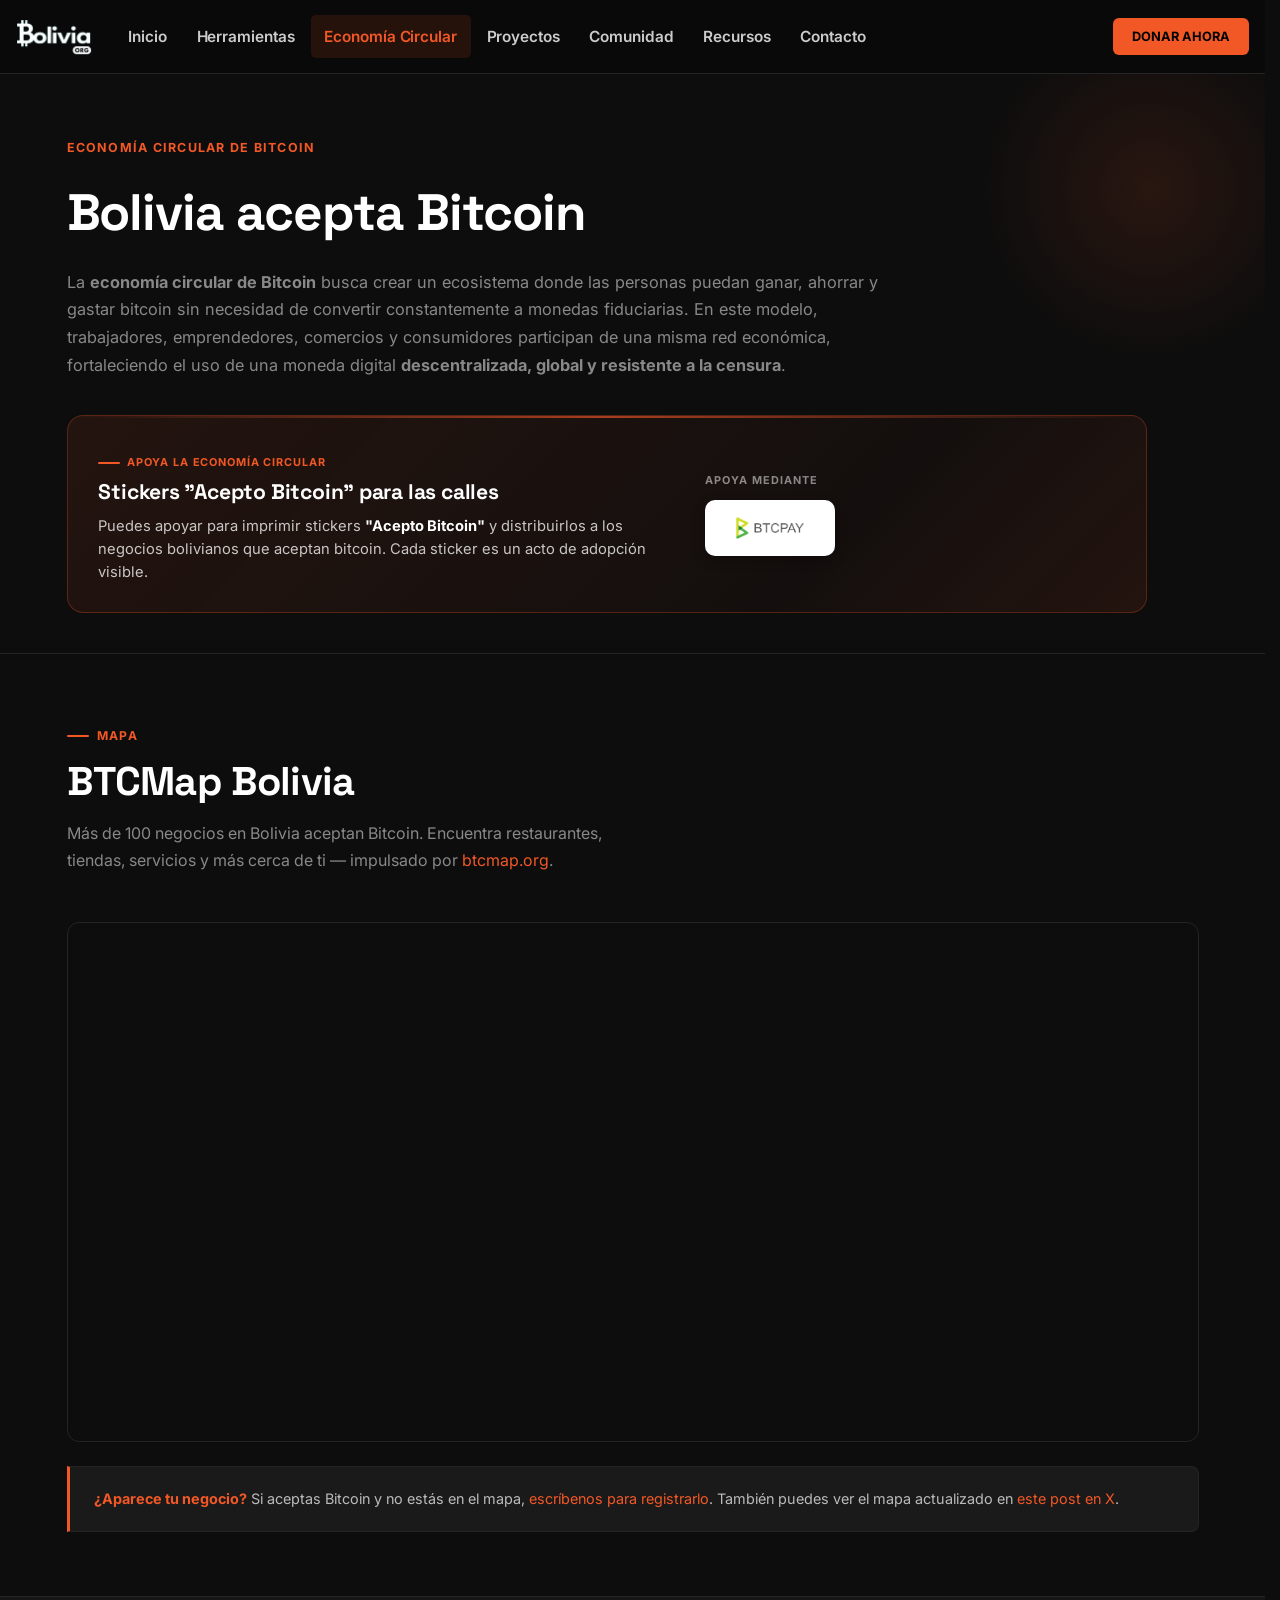
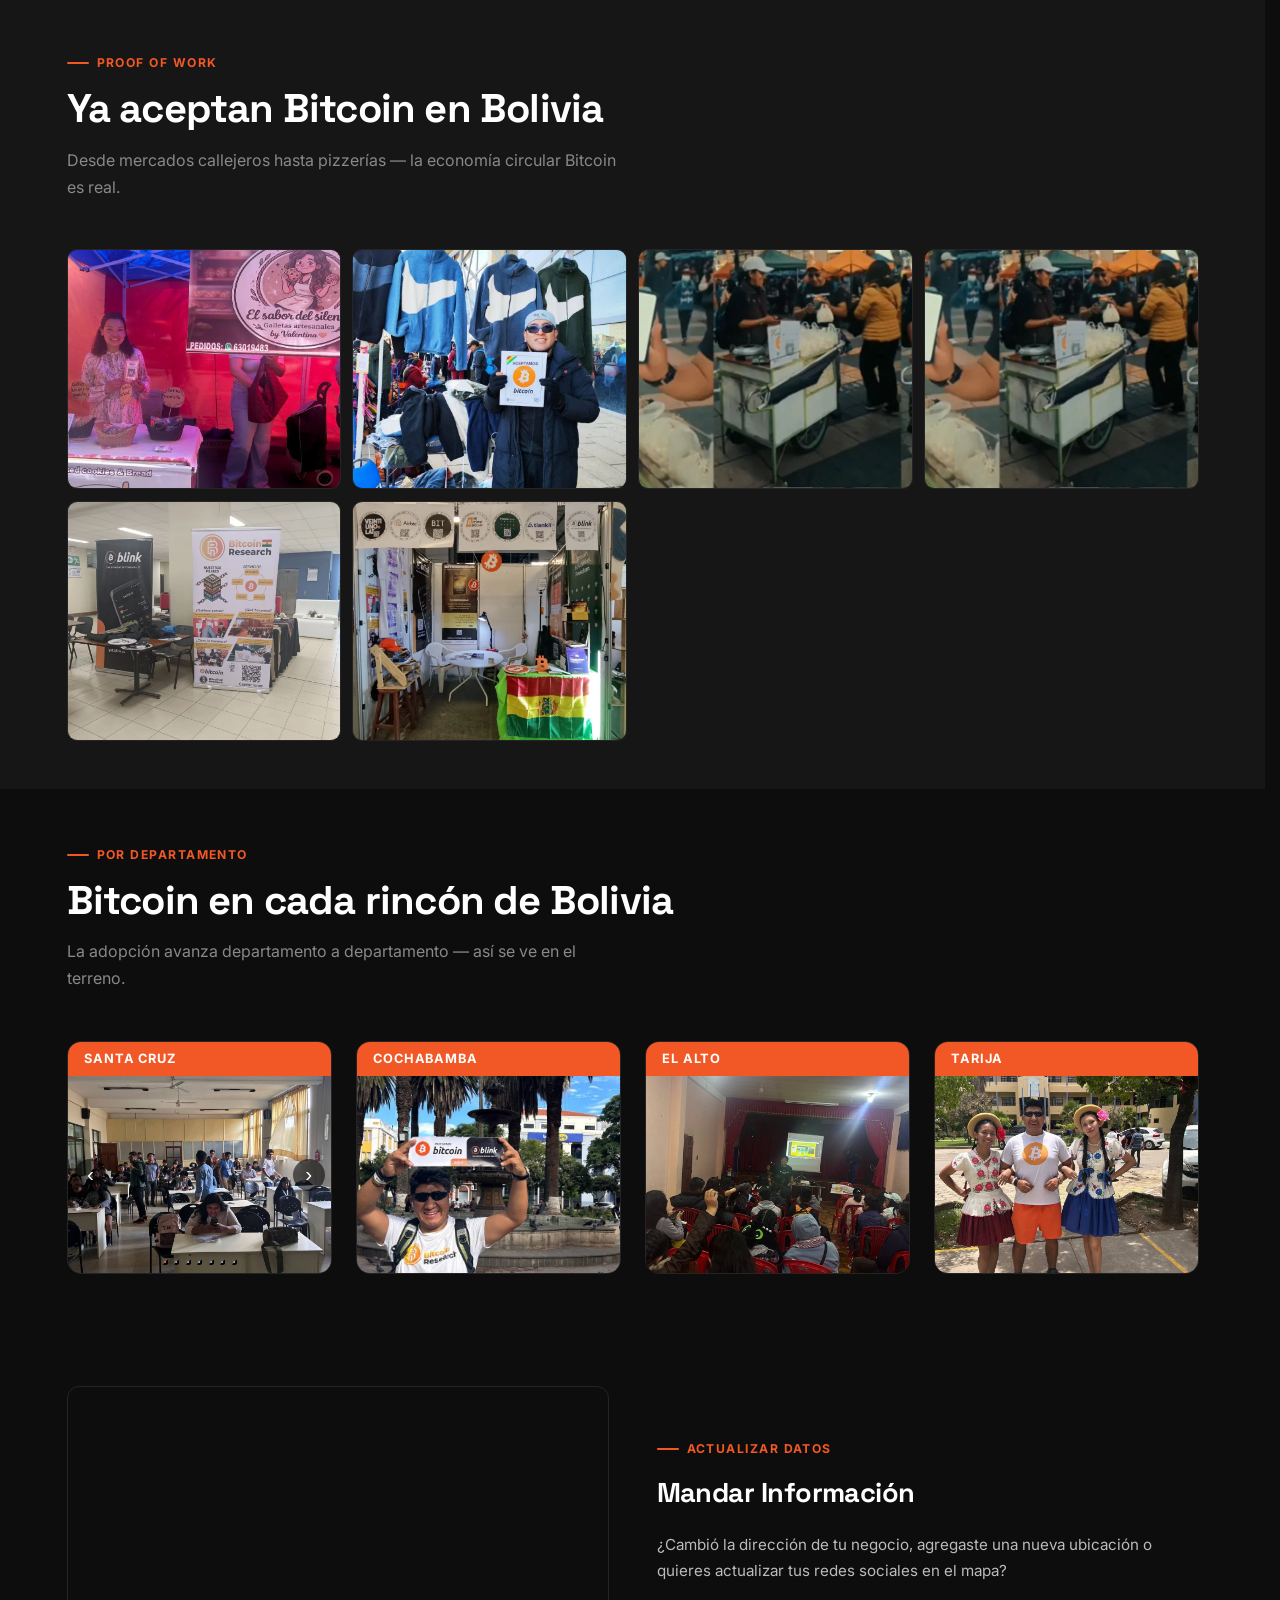
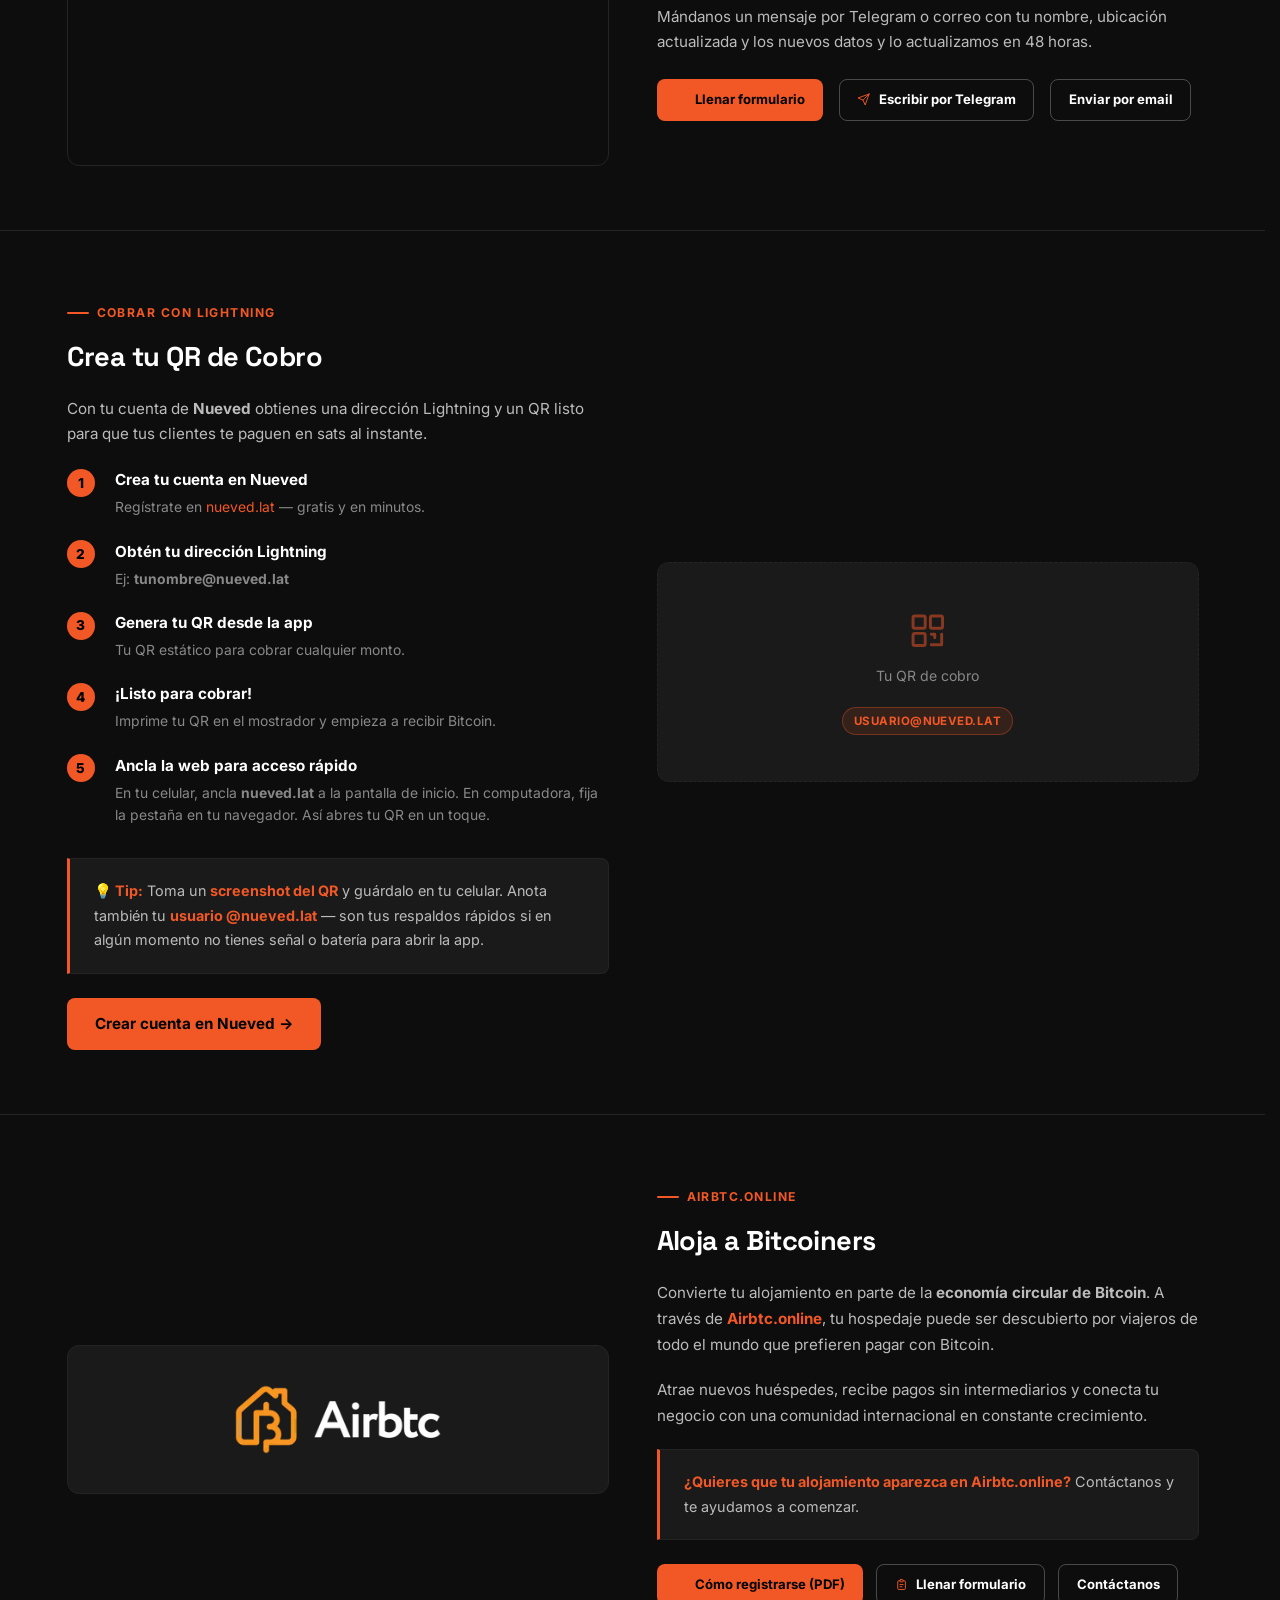
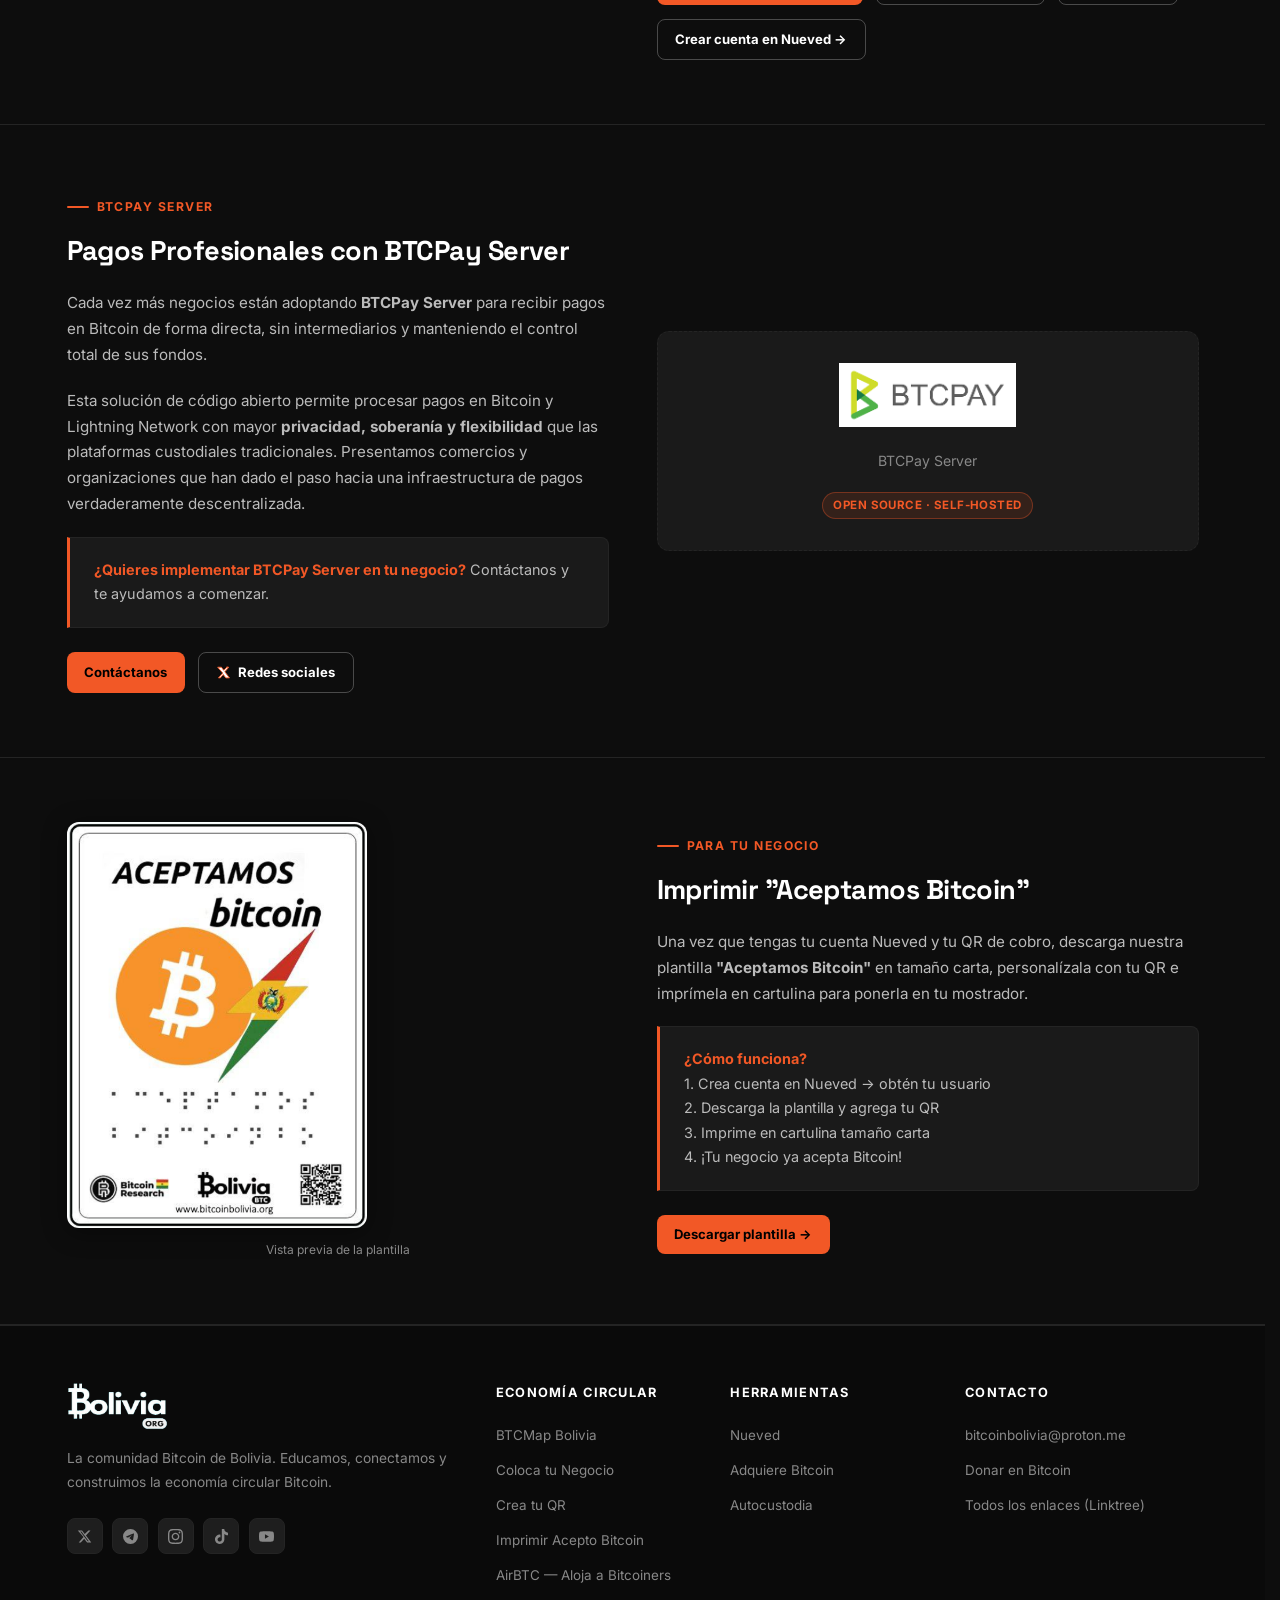
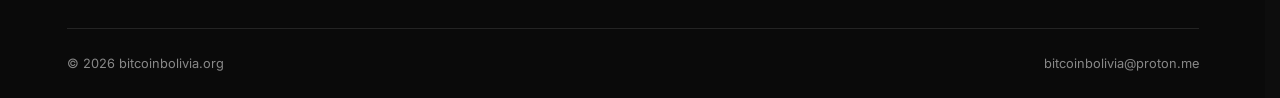
<file: economia.html>
<!DOCTYPE html>
<html lang="es">
<head>
  <meta charset="UTF-8">
  <meta name="viewport" content="width=device-width, initial-scale=1.0">
  <title>Economía Circular Bitcoin — ₿olivia.ORG</title>
  <meta name="description" content="BTCMap Bolivia, registra tu negocio, crea tu QR de cobro y acepta Bitcoin en Bolivia.">
  <link rel="canonical" href="https://bitcoinbolivia.org/economia.html">

  <!-- Open Graph -->
  <meta property="og:type" content="website">
  <meta property="og:site_name" content="₿olivia.ORG">
  <meta property="og:locale" content="es_BO">
  <meta property="og:url" content="https://bitcoinbolivia.org/economia.html">
  <meta property="og:title" content="Economía Circular Bitcoin — ₿olivia.ORG">
  <meta property="og:description" content="BTCMap Bolivia, registra tu negocio, crea tu QR de cobro y acepta Bitcoin en Bolivia.">
  <meta property="og:image" content="https://bitcoinbolivia.org/assets/img/og-image.png">
  <meta property="og:image:width" content="1200">
  <meta property="og:image:height" content="630">

  <!-- Twitter Card -->
  <meta name="twitter:card" content="summary_large_image">
  <meta name="twitter:site" content="@btcxbolivia">
  <meta name="twitter:title" content="Economía Circular Bitcoin — ₿olivia.ORG">
  <meta name="twitter:description" content="BTCMap Bolivia, registra tu negocio, crea tu QR de cobro y acepta Bitcoin en Bolivia.">
  <meta name="twitter:image" content="https://bitcoinbolivia.org/assets/img/og-image.png">
  <link rel="icon" type="image/x-icon" href="favicon.ico">
  <link rel="icon" type="image/png" sizes="32x32" href="favicon-32.png">
  <link rel="apple-touch-icon" href="apple-touch-icon.png">
  <link rel="manifest" href="site.webmanifest">
  <meta name="theme-color" content="#F25826">
  <link rel="stylesheet" href="css/style.css">
  <link rel="stylesheet" href="css/enhance.css">
</head>
<body>

<nav class="navbar" id="navbar">
  <div class="nav-inner">
    <a href="index.html" class="nav-logo-link">
      <img src="assets/img/logos/bitcoinbolivia-white.png" alt="Bitcoin Bolivia" style="height:36px; width:auto;">
    </a>
    <button class="nav-toggle" id="navToggle" aria-label="Abrir menú"><span></span><span></span><span></span></button>
    <ul class="nav-links" id="navLinks">
      <li><a href="index.html">Inicio</a></li>

      <li class="has-dropdown">
        <a href="herramientas.html">Herramientas</a>
        <ul class="dropdown-menu">
          <li><a href="herramientas.html#tutoriales">Tutoriales</a></li>
          <li><a href="herramientas.html#nueved">Nueved</a></li>
          <li class="has-subdropdown">
            <a href="herramientas.html#adquiere">Adquiere Bitcoin</a>
            <ul class="subdropdown-menu">
              <li><a href="herramientas.html#lnp2pbot">lnp2pbot</a></li>
              <li><a href="herramientas.html#mostro">Mostro Boliviano</a></li>
            </ul>
          </li>
          <li><a href="herramientas.html#cashu">Cashu Mint</a></li>
          <li class="divider-item"></li>
          <li><a href="herramientas.html#mentorias">Mentorías</a></li>
          <li><a href="herramientas.html#autocustodia">Autocustodia</a></li>
          <li><a href="herramientas.html#nodos">Nodos</a></li>
          <li><a href="herramientas.html#mineria">Minería</a></li>
        </ul>
      </li>

      <li class="has-dropdown">
        <a href="economia.html">Economía Circular</a>
        <ul class="dropdown-menu">
          <li><a href="economia.html#btcmap">BTCMap Bolivia</a></li>
          <li><a href="economia.html#info">Registra tu Negocio</a></li>
          <li><a href="economia.html#qr">Crea tu QR</a></li>
          <li><a href="economia.html#aloja">Aloja a Bitcoiners</a></li>
          <li><a href="economia.html#btcpay-pro">BTCPay (negocios)</a></li>
          <li><a href="economia.html#acepto">Imprimir Acepto Bitcoin</a></li>
          <li><a href="economia.html#apoya-stickers">Apoyar (Stickers)</a></li>
        </ul>
      </li>

      <li class="has-dropdown">
        <a href="proyectos.html">Proyectos</a>
        <ul class="dropdown-menu">
          <li><a href="proyectos.html#research">Bitcoin Research</a></li>
          <li><a href="proyectos.html#paratodos">Bitcoin para Todos</a></li>
          <li><a href="proyectos.html#universidad">Bitcoin Universidad</a></li>
          <li><a href="proyectos.html#gigantes">Gigantes Bitcoin</a></li>
          <li><a href="proyectos.html#reto">Reto Bitcoin Bolivia</a></li>
          <li><a href="proyectos.html#sponsors">Sponsors</a></li>
          <li class="divider-item"></li>
          <li><a href="proyectos.html#btcbolivia">Btcbolivia</a></li>
          <li><a href="proyectos.html#estudia">Estudia Bitcoin</a></li>
          <li><a href="proyectos.html#trezor">Trezor Academy</a></li>
        </ul>
      </li>

      <li class="has-dropdown">
        <a href="eventos.html">Comunidad</a>
        <ul class="dropdown-menu">
          <li><a href="eventos.html#partners">Partners</a></li>
          <li><a href="eventos.html#voluntario">Sé Voluntario</a></li>
          <li><a href="eventos.html#comunidad-online">Comunidad en línea</a></li>
          <li><a href="eventos.html#comunidades-amigas">Comunidades Amigas</a></li>
          <li><a href="eventos.html#news">Bitcoin Bolivia News</a></li>
          <li><a href="eventos.html#blog">Blog</a></li>
          <li><a href="eventos.html#feed">Feed</a></li>
          <li><a href="eventos.html#nostr">Conecta Nostr</a></li>
          <li><a href="eventos.html#nos-viste-en">Nos Viste en</a></li>
        </ul>
      </li>

      <li class="has-dropdown">
        <a href="whitepaper.html">Recursos</a>
        <ul class="dropdown-menu">
          <li><a href="whitepaper.html">White Paper</a></li>
          <li><a href="tienda.html">Tienda</a></li>
          <li><a href="contacto.html#faq">Preguntas Frecuentes</a></li>
        </ul>
      </li>

      <li><a href="contacto.html">Contacto</a></li>
    </ul>
    <a href="https://btcpay.cubabitcoin.org/apps/27dbHceYwWpxCtfoQgXG4638XH3e/crowdfund" class="btn-donar" target="_blank" rel="noopener">DONAR AHORA</a>
  </div>
</nav>

<!-- PAGE HEADER + APOYA integrado ──────────────────────────── -->
<div class="page-hero page-hero-with-apoya">
  <div class="container">
    <div class="page-eyebrow">Economía Circular de Bitcoin</div>
    <h1 class="page-title">Bolivia acepta Bitcoin</h1>
    <p class="page-subtitle">La <strong>economía circular de Bitcoin</strong> busca crear un ecosistema donde las personas puedan ganar, ahorrar y gastar bitcoin sin necesidad de convertir constantemente a monedas fiduciarias. En este modelo, trabajadores, emprendedores, comercios y consumidores participan de una misma red económica, fortaleciendo el uso de una moneda digital <strong>descentralizada, global y resistente a la censura</strong>.</p>

    <div class="apoya-inline reveal" id="apoya-stickers">
      <div class="apoya-inline-text">
        <span class="apoya-eyebrow">Apoya la economía circular</span>
        <h3 class="apoya-title">Stickers "Acepto Bitcoin" para las calles</h3>
        <p class="apoya-text">
          Puedes apoyar para imprimir stickers <strong>"Acepto Bitcoin"</strong> y distribuirlos
          a los negocios bolivianos que aceptan bitcoin. Cada sticker es un acto de adopción visible.
        </p>
      </div>
      <div class="apoya-inline-cta">
        <span class="apoya-label">Apoya mediante</span>
        <div class="apoya-logos-row">
          <a href="https://btcpay.cubabitcoin.org/apps/27dbHceYwWpxCtfoQgXG4638XH3e/crowdfund" class="apoya-logo-btn" target="_blank" rel="noopener" title="Apoyar en BTCPay" aria-label="Apoyar en BTCPay">
            <img loading="lazy" src="assets/img/logos/btcpay-transparent.png" alt="BTCPay">
          </a>
        </div>
      </div>
    </div>
  </div>
</div>

<!-- ── BTCMAP ──────────────────────────────────────────────────── -->
<section class="tool-block" id="btcmap">
  <div class="container">
    <div class="section-head">
      <span class="section-eyebrow">Mapa</span>
      <h2 class="section-title">BTCMap Bolivia</h2>
      <p class="section-sub">
        Más de 100 negocios en Bolivia aceptan Bitcoin. Encuentra restaurantes, tiendas, servicios
        y más cerca de ti — impulsado por <a href="https://btcmap.org" target="_blank">btcmap.org</a>.
      </p>
    </div>

    <div class="map-wrap" style="height:520px;">
      <iframe
        src="https://btcmap.org/map#6/-17.0/-65.0"
        title="BTCMap Bolivia — Negocios que aceptan Bitcoin"
        loading="lazy"
        allowfullscreen>
      </iframe>
    </div>

    <div class="info-box mt-3">
      <strong>¿Aparece tu negocio?</strong> Si aceptas Bitcoin y no estás en el mapa,
      <a href="#info">escríbenos para registrarlo</a>. También puedes ver el mapa actualizado en
      <a href="https://x.com/bitcoinr3/status/1925430658903486937" target="_blank" rel="noopener">este post en X</a>.
    </div>
  </div>
</section>

<!-- ── GALERÍA NEGOCIOS ───────────────────────────────────────── -->
<section class="section section-alt" style="padding:3rem 0;">
  <div class="container">
    <div class="section-head">
      <span class="section-eyebrow">Proof of Work</span>
      <h2 class="section-title">Ya aceptan Bitcoin en Bolivia</h2>
      <p class="section-sub">Desde mercados callejeros hasta pizzerías — la economía circular Bitcoin es real.</p>
    </div>
    <div class="pow-grid">
      <img loading="lazy" decoding="async" src="assets/img/comunidad/photo_2026-06-04_03-21-05.webp" alt="El sabor del silencio — galletas artesanales acepta Bitcoin">
      <img loading="lazy" decoding="async" src="assets/img/comunidad/photo_2026-06-04_03-21-09.webp" alt="Vendedor de mercado exterior con Aceptamos Bitcoin">
      <img loading="lazy" decoding="async" src="assets/img/comunidad/photo_2026-06-04_03-22-03.webp" alt="Vendedora ambulante de palomitas — pago Lightning">
      <img loading="lazy" decoding="async" src="assets/img/comunidad/photo_2026-06-04_03-22-05.webp" alt="Pago con Bitcoin en la calle — La Paz">
      <img loading="lazy" decoding="async" src="assets/img/comunidad/photo_2026-06-04_03-22-00.webp" alt="Bitcoin Research y Blink en evento Bolivia">
      <img loading="lazy" decoding="async" src="assets/img/comunidad/photo_2026-06-04_03-22-17.webp" alt="Stand Bitcoin Bolivia en expo con bandera boliviana">
    </div>
  </div>
</section>

<!-- ── POR DEPARTAMENTO ────────────────────────────────────────── -->
<section class="section" style="padding:3rem 0;" id="por-departamento">
  <div class="container">
    <div class="section-head">
      <span class="section-eyebrow">Por departamento</span>
      <h2 class="section-title">Bitcoin en cada rincón de Bolivia</h2>
      <p class="section-sub">La adopción avanza departamento a departamento — así se ve en el terreno.</p>
    </div>

    <div class="depto-grid reveal" style="margin-top:2rem;">

      <!-- Santa Cruz -->
      <div class="depto-card">
        <div class="depto-label">Santa Cruz</div>
        <div class="depto-carousel" data-depto="santacruz">
          <button class="depto-arrow depto-prev" aria-label="Anterior">‹</button>
          <div class="depto-track">
            <img loading="lazy" decoding="async" src="assets/img/estados/santacruz/photo_2026-06-09_22-59-10.jpg" alt="Bitcoin Santa Cruz Bolivia">
            <img loading="lazy" decoding="async" src="assets/img/estados/santacruz/photo_2026-06-09_22-59-19.jpg" alt="Bitcoin Santa Cruz Bolivia">
            <img loading="lazy" decoding="async" src="assets/img/estados/santacruz/photo_2026-06-09_22-59-23.jpg" alt="Bitcoin Santa Cruz Bolivia">
            <img loading="lazy" decoding="async" src="assets/img/estados/santacruz/photo_2026-06-09_22-59-25.jpg" alt="Bitcoin Santa Cruz Bolivia">
            <img loading="lazy" decoding="async" src="assets/img/estados/santacruz/photo_2026-06-09_22-59-28.jpg" alt="Bitcoin Santa Cruz Bolivia">
            <img loading="lazy" decoding="async" src="assets/img/estados/santacruz/photo_2026-06-09_22-59-30.jpg" alt="Bitcoin Santa Cruz Bolivia">
            <img loading="lazy" decoding="async" src="assets/img/estados/santacruz/photo_2026-06-09_22-59-33.jpg" alt="Bitcoin Santa Cruz Bolivia">
          </div>
          <button class="depto-arrow depto-next" aria-label="Siguiente">›</button>
          <div class="depto-dots"></div>
        </div>
      </div>

      <!-- Cochabamba -->
      <div class="depto-card">
        <div class="depto-label">Cochabamba</div>
        <div class="depto-carousel" data-depto="cochabamba">
          <button class="depto-arrow depto-prev" aria-label="Anterior">‹</button>
          <div class="depto-track">
            <img loading="lazy" decoding="async" src="assets/img/estados/cochabamba/photo_2026-06-09_22-57-55.jpg" alt="Bitcoin Cochabamba Bolivia">
          </div>
          <button class="depto-arrow depto-next" aria-label="Siguiente">›</button>
          <div class="depto-dots"></div>
        </div>
      </div>

      <!-- El Alto -->
      <div class="depto-card">
        <div class="depto-label">El Alto</div>
        <div class="depto-carousel" data-depto="elalto">
          <button class="depto-arrow depto-prev" aria-label="Anterior">‹</button>
          <div class="depto-track">
            <img loading="lazy" decoding="async" src="assets/img/estados/elalto/photo_2026-06-09_22-58-36.jpg" alt="Bitcoin El Alto Bolivia">
          </div>
          <button class="depto-arrow depto-next" aria-label="Siguiente">›</button>
          <div class="depto-dots"></div>
        </div>
      </div>

      <!-- Tarija -->
      <div class="depto-card">
        <div class="depto-label">Tarija</div>
        <div class="depto-carousel" data-depto="tarija">
          <button class="depto-arrow depto-prev" aria-label="Anterior">‹</button>
          <div class="depto-track">
            <img loading="lazy" decoding="async" src="assets/img/estados/tarija/photo_2026-06-09_22-58-25.jpg" alt="Bitcoin Tarija Bolivia">
          </div>
          <button class="depto-arrow depto-next" aria-label="Siguiente">›</button>
          <div class="depto-dots"></div>
        </div>
      </div>

    </div>
  </div>
</section>

<!-- ── MANDAR INFO ─────────────────────────────────────────────── -->
<section class="tool-block" id="info">
  <div class="container">
    <div class="tool-layout reverse">
      <div class="tool-text">
        <span class="section-eyebrow">Actualizar datos</span>
        <h3>Mandar Información</h3>
        <p>
          ¿Cambió la dirección de tu negocio, agregaste una nueva ubicación o quieres
          actualizar tus redes sociales en el mapa?
        </p>
        <p>
          Mándanos un mensaje por Telegram o correo con tu nombre, ubicación actualizada
          y los nuevos datos y lo actualizamos en 48 horas.
        </p>
        <div style="display:flex; gap:1rem; flex-wrap:wrap; margin-top:1.5rem;">
          <a href="https://forms.gle/XKRVAXib8EpUKy5L8" class="btn btn-primary btn-sm" target="_blank" rel="noopener"><svg class="ic" viewBox="0 0 24 24"><path d="M9 5H7a2 2 0 0 0-2 2v12a2 2 0 0 0 2 2h10a2 2 0 0 0 2-2V7a2 2 0 0 0-2-2h-2"/><rect x="9" y="3" width="6" height="4" rx="1"/><path d="M9 12h6M9 16h4"/></svg> Llenar formulario</a>
          <a href="https://t.me/btcxbolivia" class="btn btn-outline btn-sm" target="_blank" rel="noopener"><svg class="ic" viewBox="0 0 24 24"><path d="M22 2 11 13"/><path d="M22 2 15 22l-4-9-9-4 20-7z"/></svg> Escribir por Telegram</a>
          <a href="mailto:bitcoinbolivia@proton.me" class="btn btn-outline btn-sm">Enviar por email</a>
        </div>
      </div>
      <div class="map-wrap info-map-wrap" style="height:380px;">
        <iframe
          src="https://btcmap.org/map#6/-17.0/-65.0"
          title="BTCMap Bolivia — Negocios que aceptan Bitcoin"
          loading="lazy"
          allowfullscreen>
        </iframe>
      </div>
    </div>
  </div>
</section>

<!-- ── CREA TU QR ──────────────────────────────────────────────── -->
<section class="tool-block" id="qr">
  <div class="container">
    <div class="tool-layout">
      <div class="tool-text">
        <span class="section-eyebrow">Cobrar con Lightning</span>
        <h3>Crea tu QR de Cobro</h3>
        <p>
          Con tu cuenta de <strong>Nueved</strong> obtienes una dirección Lightning
          y un QR listo para que tus clientes te paguen en sats al instante.
        </p>

        <div class="steps mb-4">
          <div class="step">
            <div class="step-num">1</div>
            <div class="step-body">
              <div class="step-title">Crea tu cuenta en Nueved</div>
              <div class="step-text">Regístrate en <a href="https://nueved.lat/" target="_blank" rel="noopener">nueved.lat</a> — gratis y en minutos.</div>
            </div>
          </div>
          <div class="step">
            <div class="step-num">2</div>
            <div class="step-body">
              <div class="step-title">Obtén tu dirección Lightning</div>
              <div class="step-text">Ej: <strong>tunombre@nueved.lat</strong></div>
            </div>
          </div>
          <div class="step">
            <div class="step-num">3</div>
            <div class="step-body">
              <div class="step-title">Genera tu QR desde la app</div>
              <div class="step-text">Tu QR estático para cobrar cualquier monto.</div>
            </div>
          </div>
          <div class="step">
            <div class="step-num">4</div>
            <div class="step-body">
              <div class="step-title">¡Listo para cobrar!</div>
              <div class="step-text">Imprime tu QR en el mostrador y empieza a recibir Bitcoin.</div>
            </div>
          </div>
          <div class="step">
            <div class="step-num">5</div>
            <div class="step-body">
              <div class="step-title">Ancla la web para acceso rápido</div>
              <div class="step-text">En tu celular, ancla <strong>nueved.lat</strong> a la pantalla de inicio. En computadora, fija la pestaña en tu navegador. Así abres tu QR en un toque.</div>
            </div>
          </div>
        </div>
        <div class="info-box mb-3">
          <strong>💡 Tip:</strong> Toma un <strong>screenshot del QR</strong> y guárdalo en tu celular.
          Anota también tu <strong>usuario @nueved.lat</strong> — son tus respaldos rápidos si en algún
          momento no tienes señal o batería para abrir la app.
        </div>
        <a href="https://nueved.lat/" class="btn btn-primary" target="_blank" rel="noopener">Crear cuenta en Nueved →</a>
      </div>
      <div class="placeholder-visual">
        <div class="ph-icon"><svg class="ic" viewBox="0 0 24 24"><rect x="3.5" y="3.5" width="7" height="7" rx="1"/><rect x="13.5" y="3.5" width="7" height="7" rx="1"/><rect x="3.5" y="13.5" width="7" height="7" rx="1"/><path d="M14 14h2v2M20 14v6M14 20h6"/></svg></div>
        <div>Tu QR de cobro</div>
        <span class="badge badge-orange" style="margin-top:0.5rem;">usuario@nueved.lat</span>
      </div>
    </div>
  </div>
</section>

<!-- ── ALOJA A BITCOINERS · Airbtc.online ───────────────────── -->
<section class="tool-block" id="aloja">
  <div class="container">
    <div class="tool-layout reverse">
      <div class="tool-text">
        <span class="section-eyebrow">Airbtc.online</span>
        <h3>Aloja a Bitcoiners</h3>
        <p>
          Convierte tu alojamiento en parte de la <strong>economía circular de Bitcoin</strong>.
          A través de <a href="https://airbtc.online" target="_blank" rel="noopener"><strong>Airbtc.online</strong></a>,
          tu hospedaje puede ser descubierto por viajeros de todo el mundo que prefieren pagar con Bitcoin.
        </p>
        <p>
          Atrae nuevos huéspedes, recibe pagos sin intermediarios y conecta tu negocio
          con una comunidad internacional en constante crecimiento.
        </p>
        <div class="info-box mb-3">
          <strong>¿Quieres que tu alojamiento aparezca en Airbtc.online?</strong>
          Contáctanos y te ayudamos a comenzar.
        </div>
        <div style="display:flex; gap:0.85rem; flex-wrap:wrap;">
          <a href="assets/docs/Registrate en AirBTC.pdf" class="btn btn-primary btn-sm" target="_blank" rel="noopener"><svg class="ic" viewBox="0 0 24 24"><path d="M6 3h8l4 4v14H6z"/><path d="M14 3v5h4M9 13h6M9 16.5h6"/></svg> Cómo registrarse (PDF)</a>
          <a href="https://forms.gle/KojbZYAB1eFoixoi7" class="btn btn-outline btn-sm" target="_blank" rel="noopener"><svg class="ic" viewBox="0 0 24 24"><path d="M9 5H7a2 2 0 0 0-2 2v12a2 2 0 0 0 2 2h10a2 2 0 0 0 2-2V7a2 2 0 0 0-2-2h-2"/><rect x="9" y="3" width="6" height="4" rx="1"/><path d="M9 12h6M9 16h4"/></svg> Llenar formulario</a>
          <a href="mailto:bitcoinbolivia@proton.me?subject=Aloja a Bitcoiners — Airbtc.online" class="btn btn-outline btn-sm">Contáctanos</a>
          <a href="https://nueved.lat/" class="btn btn-outline btn-sm" target="_blank" rel="noopener">Crear cuenta en Nueved →</a>
        </div>
      </div>
      <div class="tool-visual" style="display:flex; align-items:center; justify-content:center; background:var(--bg-card2); padding:2rem;">
        <img loading="lazy" decoding="async" src="assets/img/logos/airbtc-logo-dark.webp" alt="AirBTC — Aloja a Bitcoiners" style="width:100%; max-width:220px; height:auto;">
      </div>
    </div>
  </div>
</section>

<!-- ── BTCPAY SERVER · pagos profesionales ──────────────────── -->
<section class="tool-block" id="btcpay-pro">
  <div class="container">
    <div class="tool-layout">
      <div class="tool-text">
        <span class="section-eyebrow">BTCPay Server</span>
        <h3>Pagos Profesionales con BTCPay Server</h3>
        <p>
          Cada vez más negocios están adoptando <strong>BTCPay Server</strong> para recibir pagos en
          Bitcoin de forma directa, sin intermediarios y manteniendo el control total de sus fondos.
        </p>
        <p>
          Esta solución de código abierto permite procesar pagos en Bitcoin y Lightning Network
          con mayor <strong>privacidad, soberanía y flexibilidad</strong> que las plataformas custodiales
          tradicionales. Presentamos comercios y organizaciones que han dado el paso hacia una
          infraestructura de pagos verdaderamente descentralizada.
        </p>
        <div class="info-box mb-3">
          <strong>¿Quieres implementar BTCPay Server en tu negocio?</strong>
          Contáctanos y te ayudamos a comenzar.
        </div>
        <div style="display:flex; gap:0.85rem; flex-wrap:wrap;">
          <a href="mailto:bitcoinbolivia@proton.me?subject=Implementar BTCPay Server" class="btn btn-primary btn-sm">Contáctanos</a>
          <a href="https://x.com/btcxbolivia" target="_blank" rel="noopener" class="btn btn-outline btn-sm"><svg class="ic" viewBox="0 0 24 24"><path d="M18.244 2.25h3.308l-7.227 8.26 8.502 11.24H16.17l-4.714-6.231-5.401 6.231H2.744l7.73-8.835L1.254 2.25H8.08l4.265 5.638 5.899-5.638z" fill="currentColor"/></svg> Redes sociales</a>
        </div>
      </div>
      <div class="placeholder-visual btcpay-visual">
        <img loading="lazy" decoding="async" src="assets/img/logos/btcpay.png" alt="BTCPay Server"
             style="height:64px; width:auto; object-fit:contain; margin-bottom:0.6rem;">
        <div>BTCPay Server</div>
        <span class="badge badge-orange" style="margin-top:0.5rem;">Open Source · Self-hosted</span>
      </div>
    </div>
  </div>
</section>

<!-- ── IMPRIMIR ACEPTO BITCOIN ─────────────────────────────────── -->
<section class="tool-block" id="acepto">
  <div class="container">
    <div class="tool-layout reverse">
      <div class="tool-text">
        <span class="section-eyebrow">Para tu negocio</span>
        <h3>Imprimir "Aceptamos Bitcoin"</h3>
        <p>
          Una vez que tengas tu cuenta Nueved y tu QR de cobro, descarga nuestra
          plantilla <strong>"Aceptamos Bitcoin"</strong> en tamaño carta, personalízala
          con tu QR e imprímela en cartulina para ponerla en tu mostrador.
        </p>
        <div class="info-box mb-3">
          <strong>¿Cómo funciona?</strong><br>
          1. Crea cuenta en Nueved → obtén tu usuario<br>
          2. Descarga la plantilla y agrega tu QR<br>
          3. Imprime en cartulina tamaño carta<br>
          4. ¡Tu negocio ya acepta Bitcoin!
        </div>
        <a href="assets/docs/ACEPTO BITCOIN MAS QR.pptx" class="btn btn-primary btn-sm" download rel="noopener">Descargar plantilla →</a>
      </div>
      <div style="text-align:center;">
        <img loading="lazy" decoding="async"
             src="assets/img/comunidad/aceptamos.png"
             alt="Plantilla Aceptamos Bitcoin"
             style="max-width:300px; width:100%; border-radius:12px; box-shadow:0 4px 24px rgba(0,0,0,0.4);">
        <p style="font-size:0.75rem; color:var(--text-muted); margin-top:0.75rem;">Vista previa de la plantilla</p>
      </div>
    </div>
  </div>
</section>

<!-- FOOTER -->
<footer class="footer">
  <div class="container">
    <div class="footer-grid">
      <div>
        <a href="index.html"><img src="assets/img/logos/bitcoinbolivia-white.png" alt="Bitcoin Bolivia" style="height:48px; width:auto; display:block; margin-bottom:1rem;"></a>
        <p class="footer-desc">La comunidad Bitcoin de Bolivia. Educamos, conectamos y construimos la economía circular Bitcoin.</p>
        <div class="social-icons-row">
          <a href="https://x.com/btcxbolivia" class="soc-btn x-btn" title="X / Twitter" target="_blank" rel="noopener"><svg viewBox="0 0 24 24"><path d="M18.244 2.25h3.308l-7.227 8.26 8.502 11.24H16.17l-4.714-6.231-5.401 6.231H2.744l7.73-8.835L1.254 2.25H8.08l4.265 5.638 5.899-5.638zm-1.161 17.52h1.833L7.084 4.126H5.117z"/></svg></a>
          <a href="https://t.me/btcxbolivia" class="soc-btn tg-btn" title="Telegram" target="_blank" rel="noopener"><svg viewBox="0 0 24 24"><path d="M11.944 0A12 12 0 0 0 0 12a12 12 0 0 0 12 12 12 12 0 0 0 12-12A12 12 0 0 0 12 0a12 12 0 0 0-.056 0zm4.962 7.224c.1-.002.321.023.465.14a.506.506 0 0 1 .171.325c.016.093.036.306.02.472-.18 1.898-.962 6.502-1.36 8.627-.168.9-.499 1.201-.82 1.23-.696.065-1.225-.46-1.9-.902-1.056-.693-1.653-1.124-2.678-1.8-1.185-.78-.417-1.21.258-1.91.177-.184 3.247-2.977 3.307-3.23.007-.032.014-.15-.056-.212s-.174-.041-.249-.024c-.106.024-1.793 1.14-5.061 3.345-.48.33-.913.49-1.302.48-.428-.008-1.252-.241-1.865-.44-.752-.245-1.349-.374-1.297-.789.027-.216.325-.437.893-.663 3.498-1.524 5.83-2.529 6.998-3.014 3.332-1.386 4.025-1.627 4.476-1.635z"/></svg></a>
          <a href="https://www.instagram.com/btcxbolivia" class="soc-btn ig-btn" title="Instagram" target="_blank" rel="noopener"><svg viewBox="0 0 24 24"><path d="M12 2.163c3.204 0 3.584.012 4.85.07 3.252.148 4.771 1.691 4.919 4.919.058 1.265.069 1.645.069 4.849 0 3.205-.012 3.584-.069 4.849-.149 3.225-1.664 4.771-4.919 4.919-1.266.058-1.644.07-4.85.07-3.204 0-3.584-.012-4.849-.07-3.26-.149-4.771-1.699-4.919-4.92-.058-1.265-.07-1.644-.07-4.849 0-3.204.013-3.583.07-4.849.149-3.227 1.664-4.771 4.919-4.919 1.266-.057 1.645-.069 4.849-.069zm0-2.163c-3.259 0-3.667.014-4.947.072-4.358.2-6.78 2.618-6.98 6.98-.059 1.281-.073 1.689-.073 4.948 0 3.259.014 3.668.072 4.948.2 4.358 2.618 6.78 6.98 6.98 1.281.058 1.689.072 4.948.072 3.259 0 3.668-.014 4.948-.072 4.354-.2 6.782-2.618 6.979-6.98.059-1.28.073-1.689.073-4.948 0-3.259-.014-3.667-.072-4.947-.196-4.354-2.617-6.78-6.979-6.98-1.281-.059-1.69-.073-4.949-.073zm0 5.838c-3.403 0-6.162 2.759-6.162 6.162s2.759 6.163 6.162 6.163 6.162-2.759 6.162-6.163c0-3.403-2.759-6.162-6.162-6.162zm0 10.162c-2.209 0-4-1.79-4-4 0-2.209 1.791-4 4-4s4 1.791 4 4c0 2.21-1.791 4-4 4zm6.406-11.845c-.796 0-1.441.645-1.441 1.44s.645 1.44 1.441 1.44c.795 0 1.439-.645 1.439-1.44s-.644-1.44-1.439-1.44z"/></svg></a>
          <a href="https://www.tiktok.com/@btcxbolivia" class="soc-btn tt-btn" title="TikTok" target="_blank" rel="noopener"><svg viewBox="0 0 24 24"><path d="M12.525.02c1.31-.02 2.61-.01 3.91-.02.08 1.53.63 3.09 1.75 4.17 1.12 1.11 2.7 1.62 4.24 1.79v4.03c-1.44-.05-2.89-.35-4.2-.97-.57-.26-1.1-.59-1.62-.93-.01 2.92.01 5.84-.02 8.75-.08 1.4-.54 2.79-1.35 3.94-1.31 1.92-3.58 3.17-5.91 3.21-1.43.08-2.86-.31-4.08-1.03-2.02-1.19-3.44-3.37-3.65-5.71-.02-.5-.03-1-.01-1.49.18-1.9 1.12-3.72 2.58-4.96 1.66-1.44 3.98-2.13 6.15-1.72.02 1.48-.04 2.96-.04 4.44-.99-.32-2.15-.23-3.02.37-.63.41-1.11 1.04-1.36 1.75-.21.51-.15 1.07-.14 1.61.24 1.64 1.82 3.02 3.5 2.87 1.12-.01 2.19-.66 2.77-1.61.19-.33.4-.67.41-1.06.1-1.79.06-3.57.07-5.36.01-4.03-.01-8.05.02-12.07z"/></svg></a>
          <a href="https://youtube.com/@bitcoinr3" class="soc-btn yt-btn" title="YouTube" target="_blank" rel="noopener"><svg viewBox="0 0 24 24"><path d="M23.498 6.186a3.016 3.016 0 0 0-2.122-2.136C19.505 3.545 12 3.545 12 3.545s-7.505 0-9.377.505A3.017 3.017 0 0 0 .502 6.186C0 8.07 0 12 0 12s0 3.93.502 5.814a3.016 3.016 0 0 0 2.122 2.136c1.871.505 9.376.505 9.376.505s7.505 0 9.377-.505a3.015 3.015 0 0 0 2.122-2.136C24 15.93 24 12 24 12s0-3.93-.502-5.814zM9.545 15.568V8.432L15.818 12l-6.273 3.568z"/></svg></a>
        </div>
      </div>
      <div>
        <div class="footer-col-title">Economía Circular</div>
        <ul class="footer-links">
          <li><a href="#btcmap">BTCMap Bolivia</a></li>
          <li><a href="#info">Coloca tu Negocio</a></li>
          <li><a href="#qr">Crea tu QR</a></li>
          <li><a href="#acepto">Imprimir Acepto Bitcoin</a></li>
          <li><a href="#airbtc">AirBTC — Aloja a Bitcoiners</a></li>
        </ul>
      </div>
      <div>
        <div class="footer-col-title">Herramientas</div>
        <ul class="footer-links">
          <li><a href="herramientas.html#nueved">Nueved</a></li>
          <li><a href="herramientas.html#adquiere">Adquiere Bitcoin</a></li>
          <li><a href="herramientas.html#autocustodia">Autocustodia</a></li>
        </ul>
      </div>
      <div>
        <div class="footer-col-title">Contacto</div>
        <ul class="footer-links">
          <li><a href="mailto:bitcoinbolivia@proton.me">bitcoinbolivia@proton.me</a></li>
          <li><a href="https://btcpay.cubabitcoin.org/apps/27dbHceYwWpxCtfoQgXG4638XH3e/crowdfund" target="_blank" rel="noopener">Donar en Bitcoin</a></li>
          <li><a href="https://linktr.ee/bitcoinr3" target="_blank" rel="noopener">Todos los enlaces (Linktree)</a></li>
        </ul>
      </div>
    </div>
    <div class="footer-bottom">
      <div class="footer-copy">© 2026 bitcoinbolivia.org</div>
      <div class="footer-copy">bitcoinbolivia@proton.me</div>
    </div>
  </div>
</footer>

<script src="js/main.js"></script>
<script src="js/enhance.js"></script>
</body>
</html>
</file>
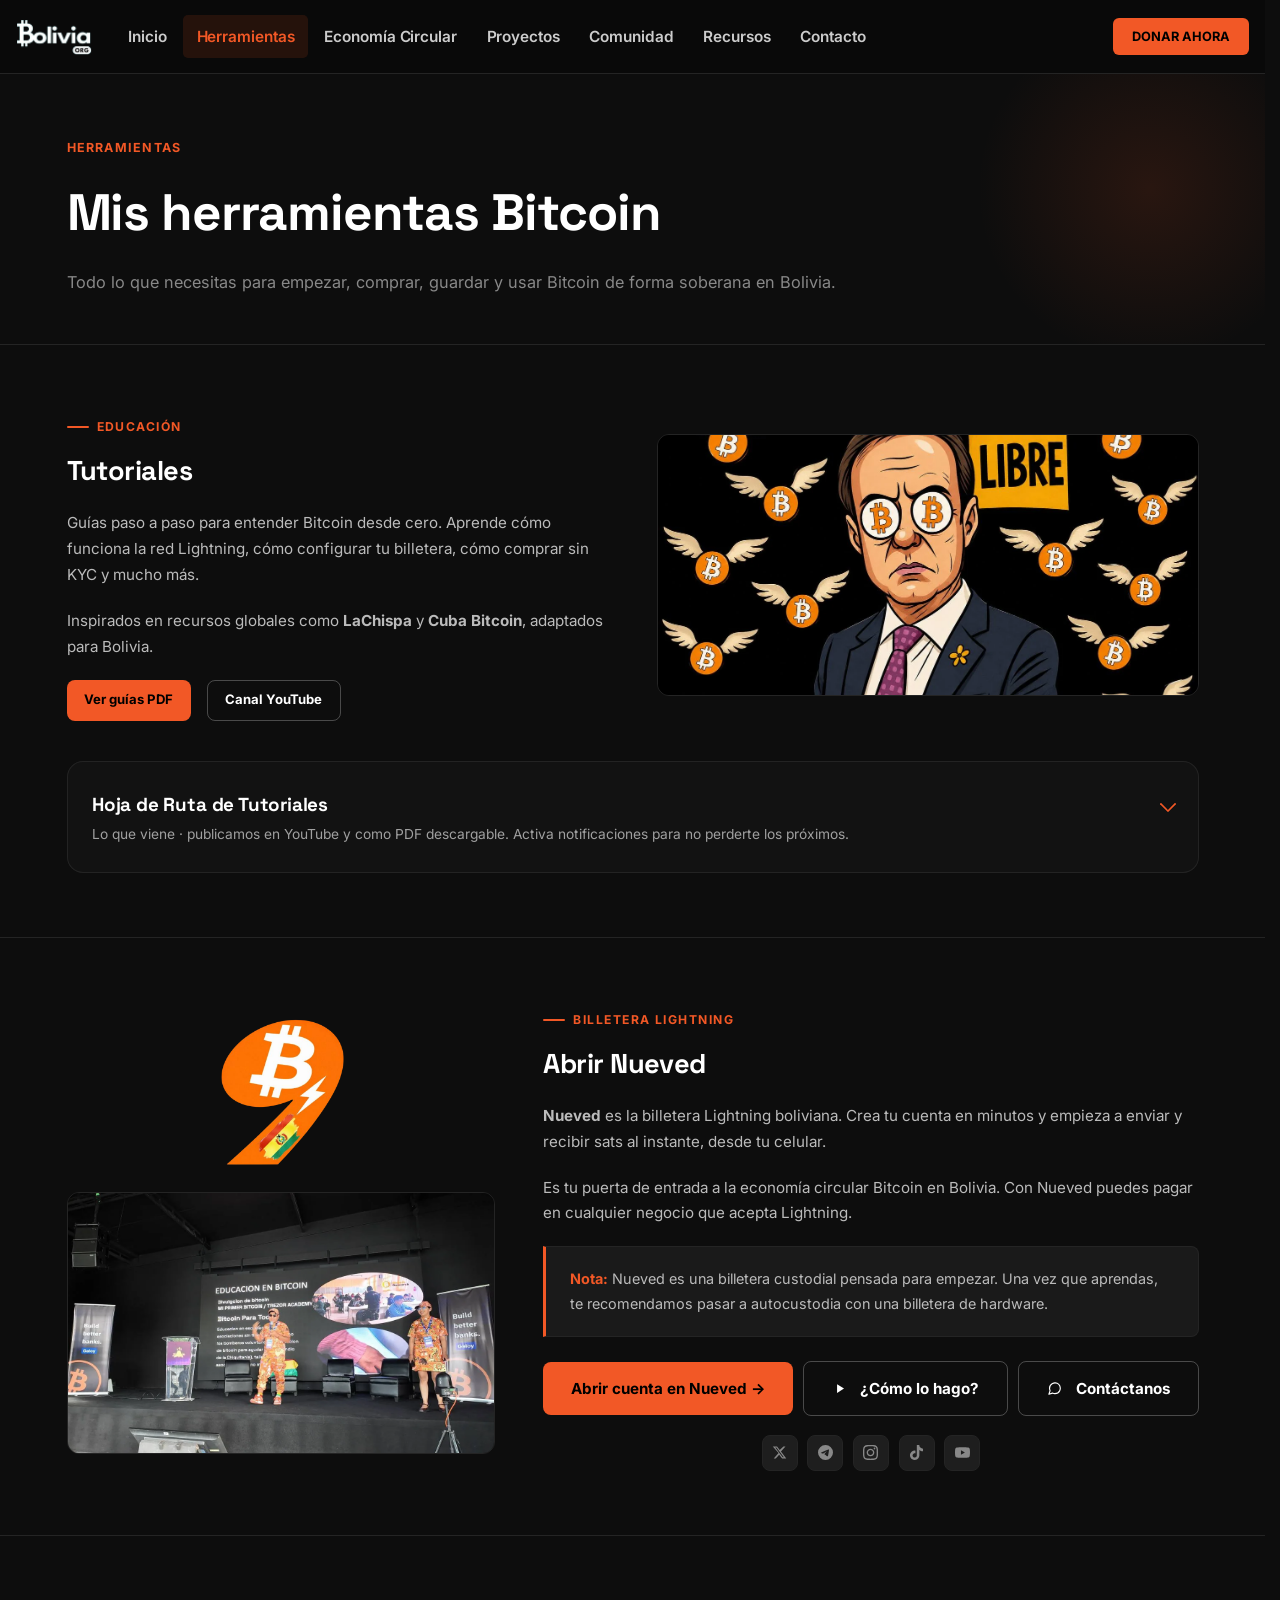
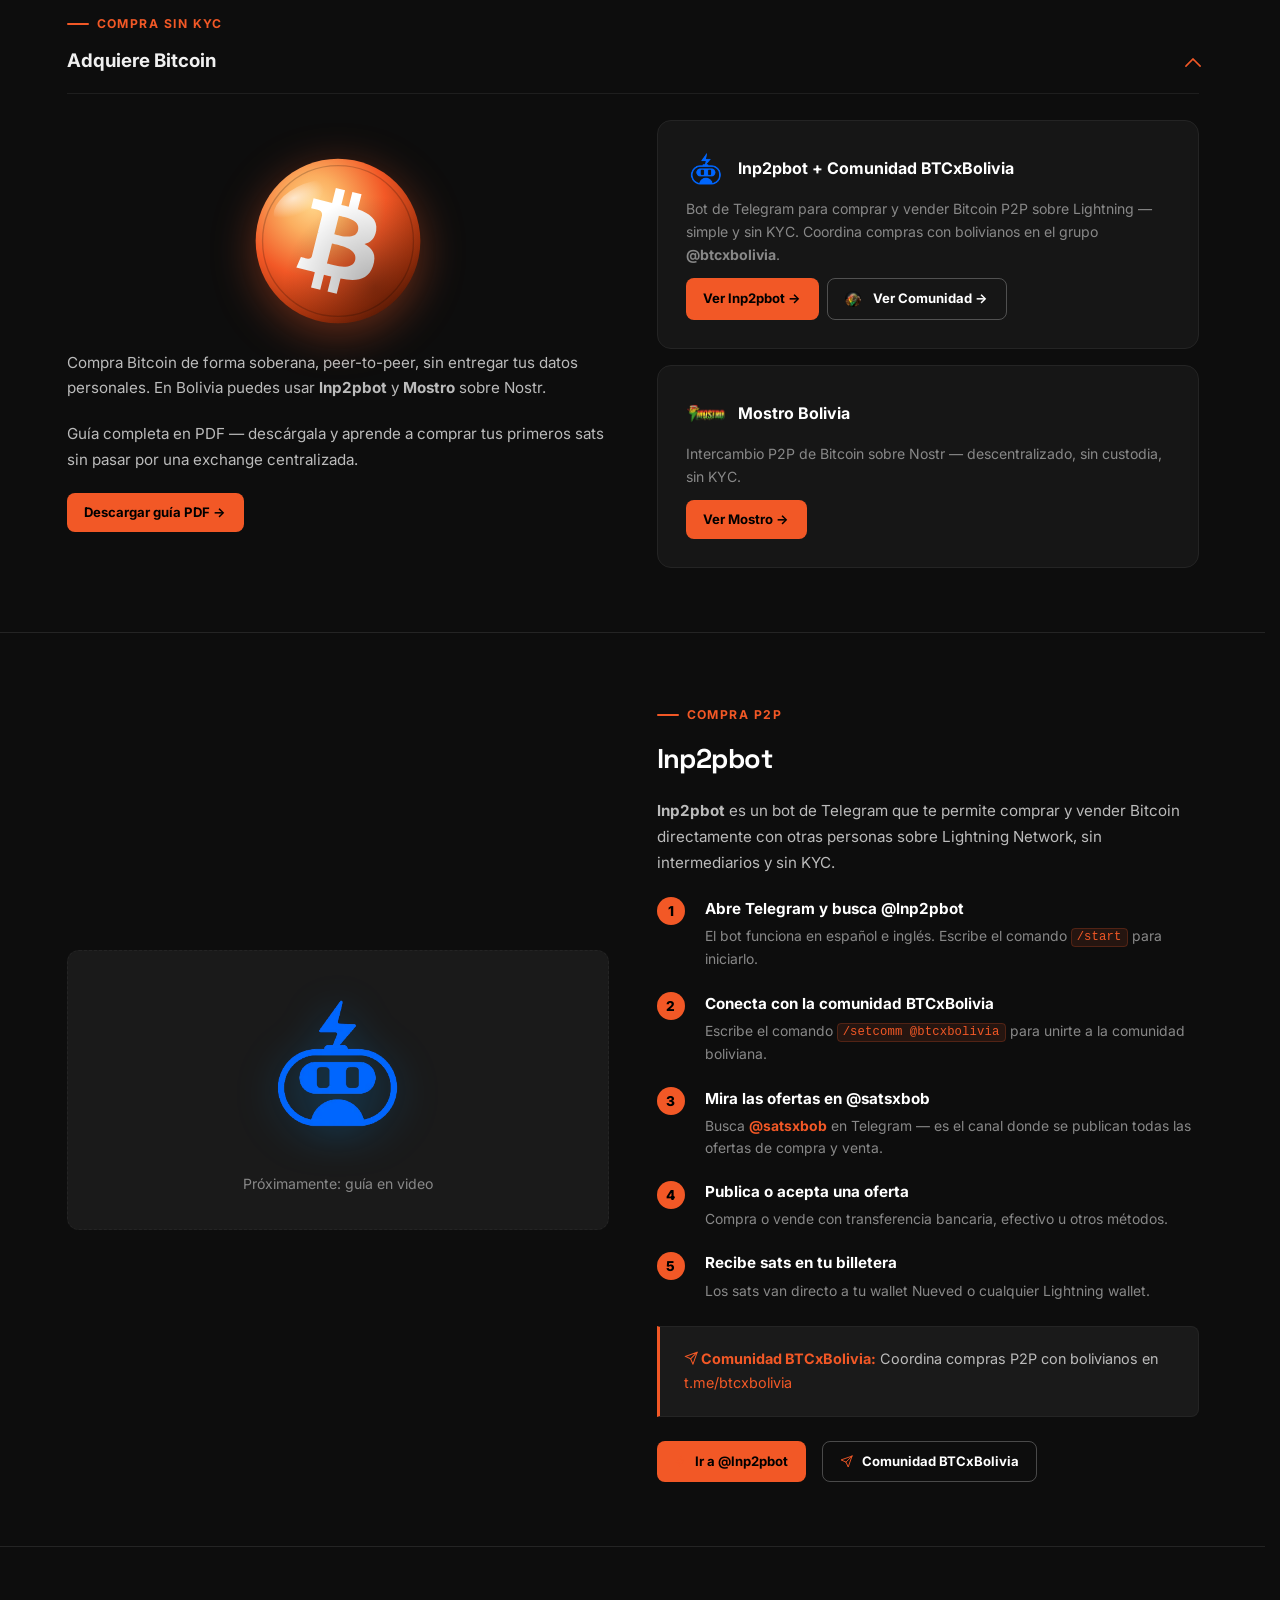
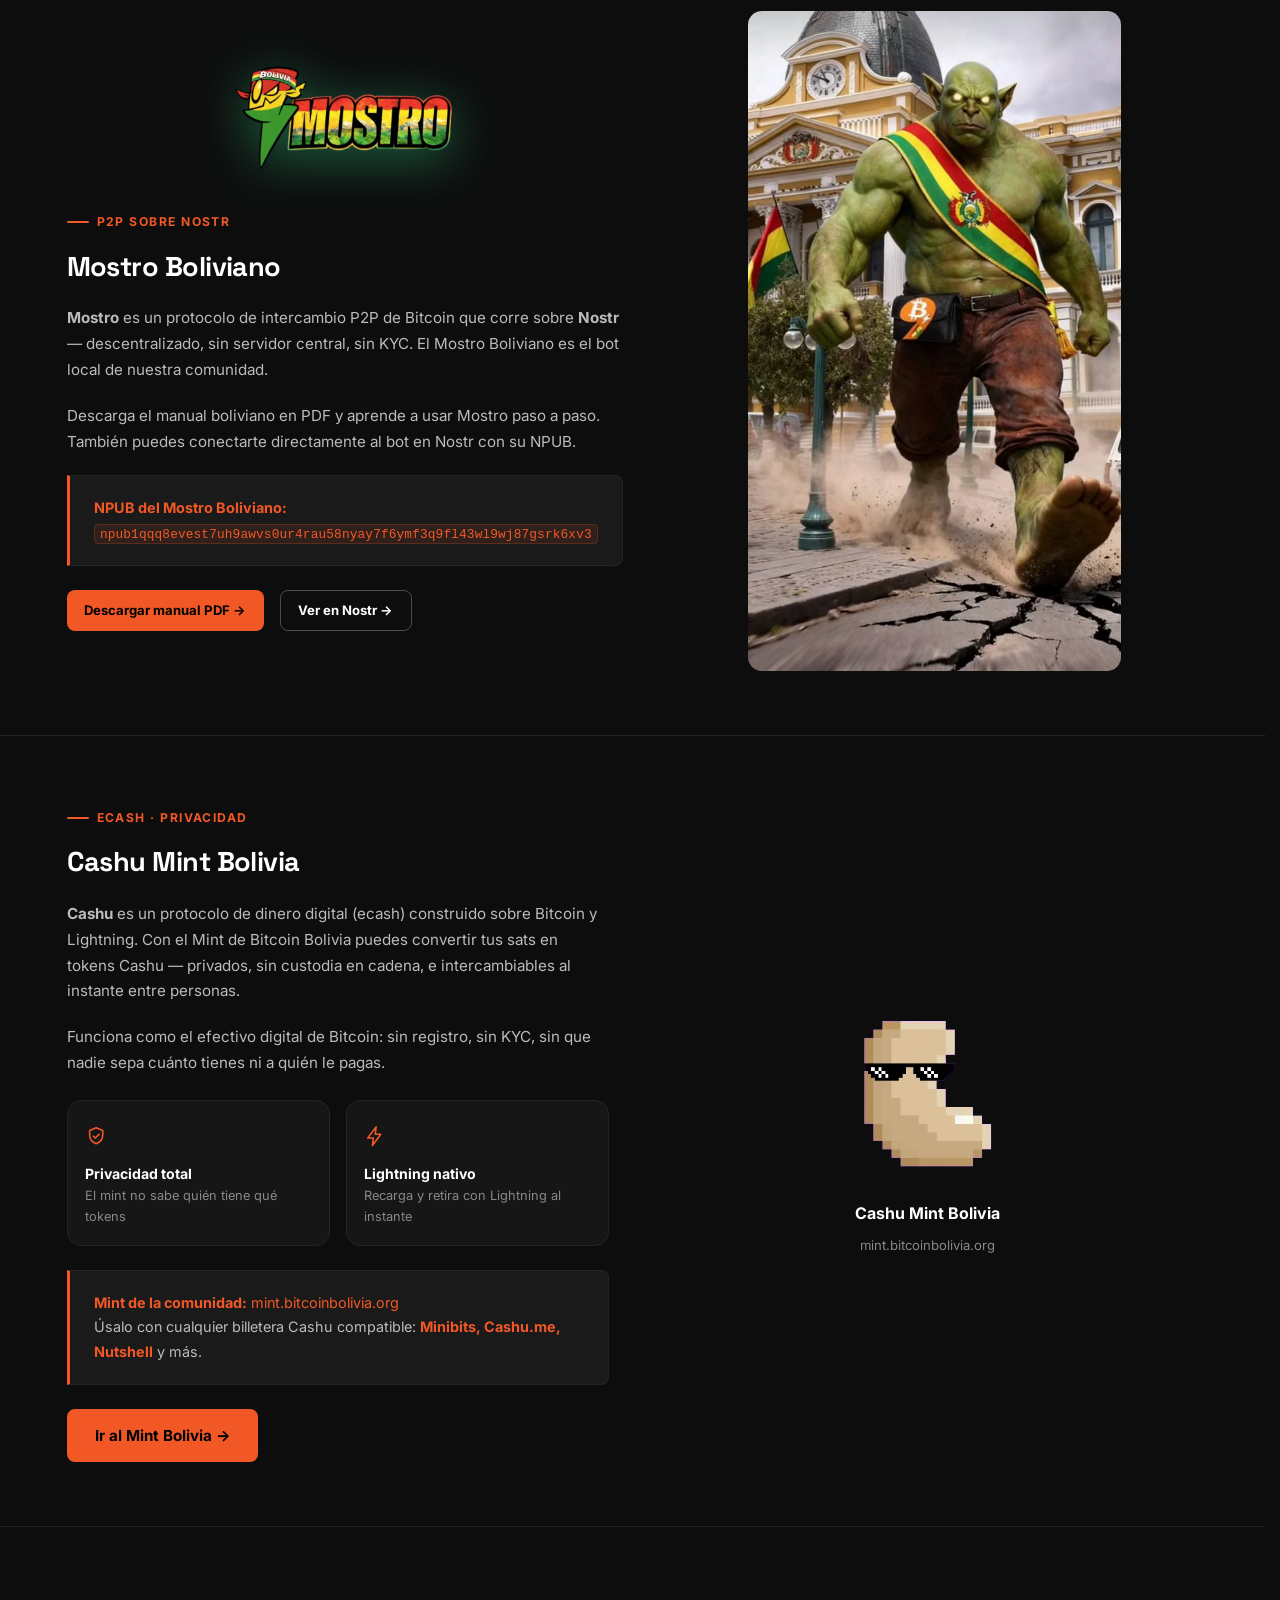
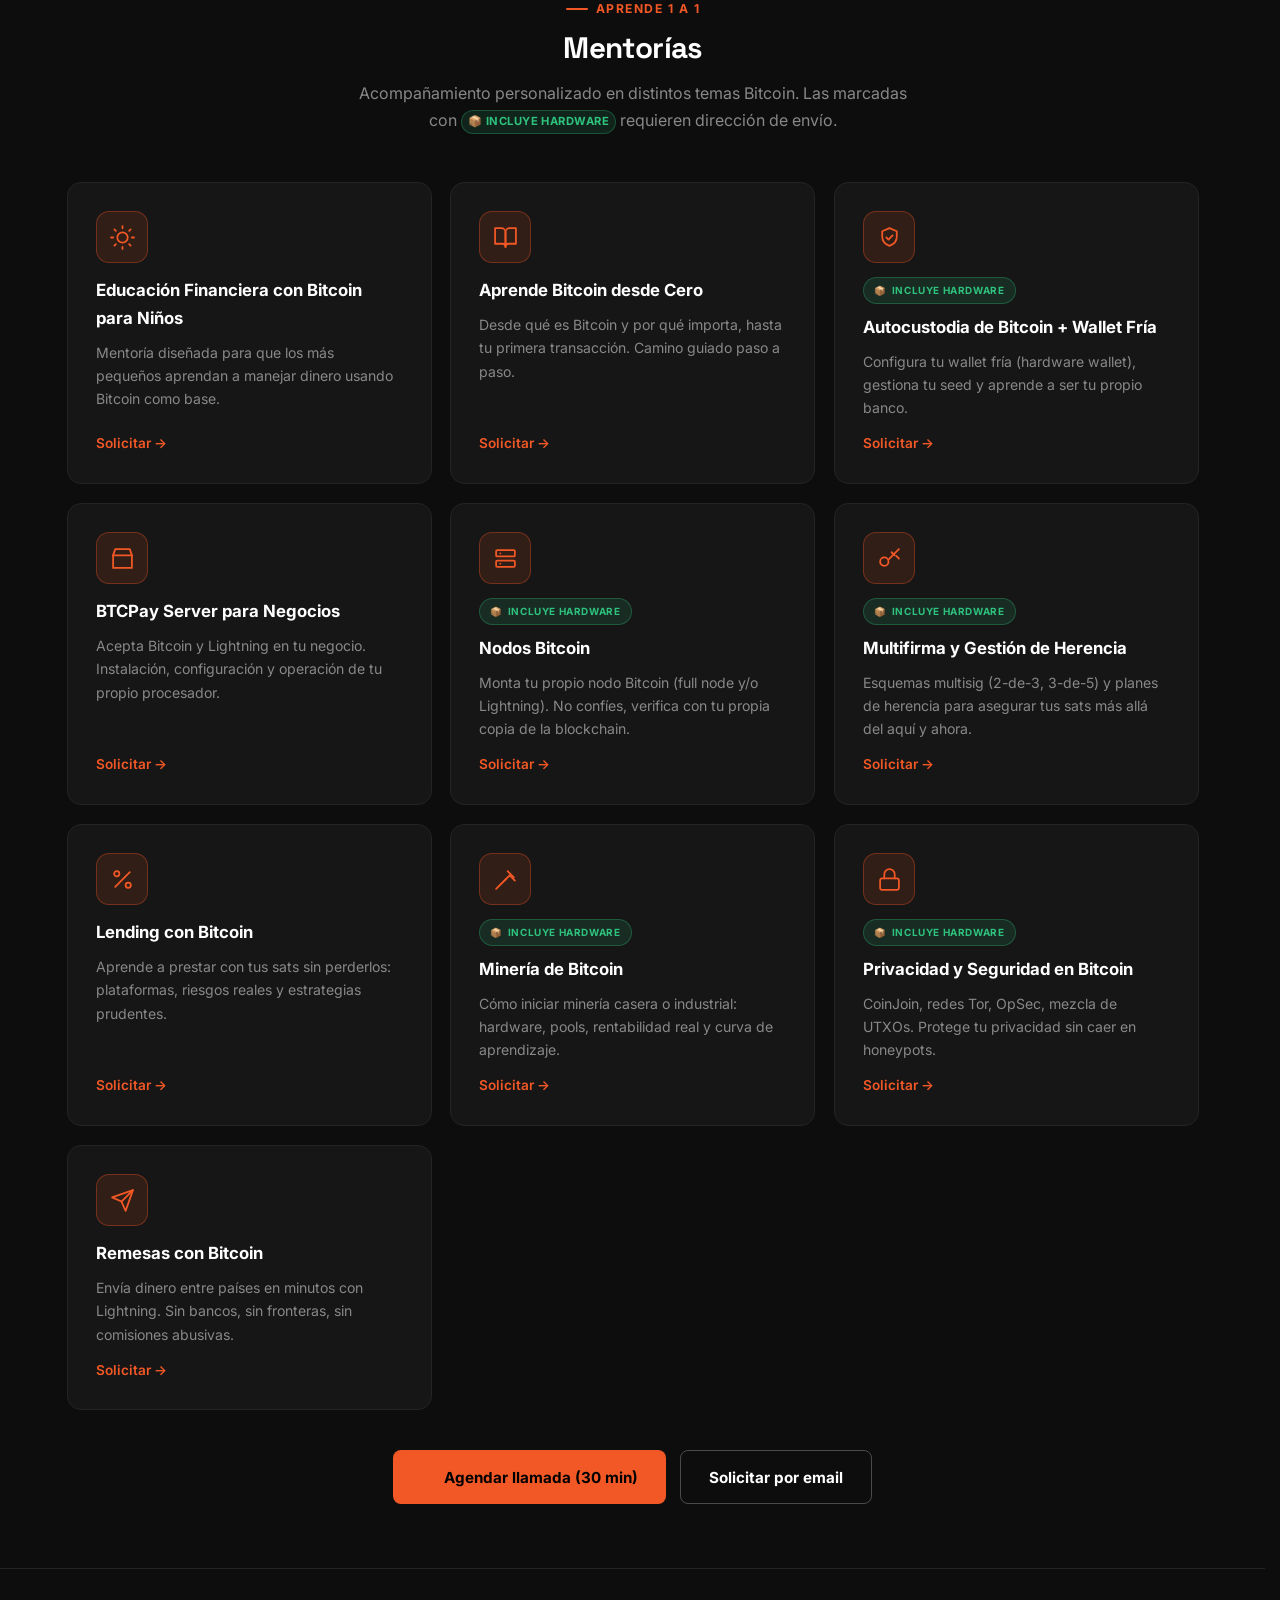
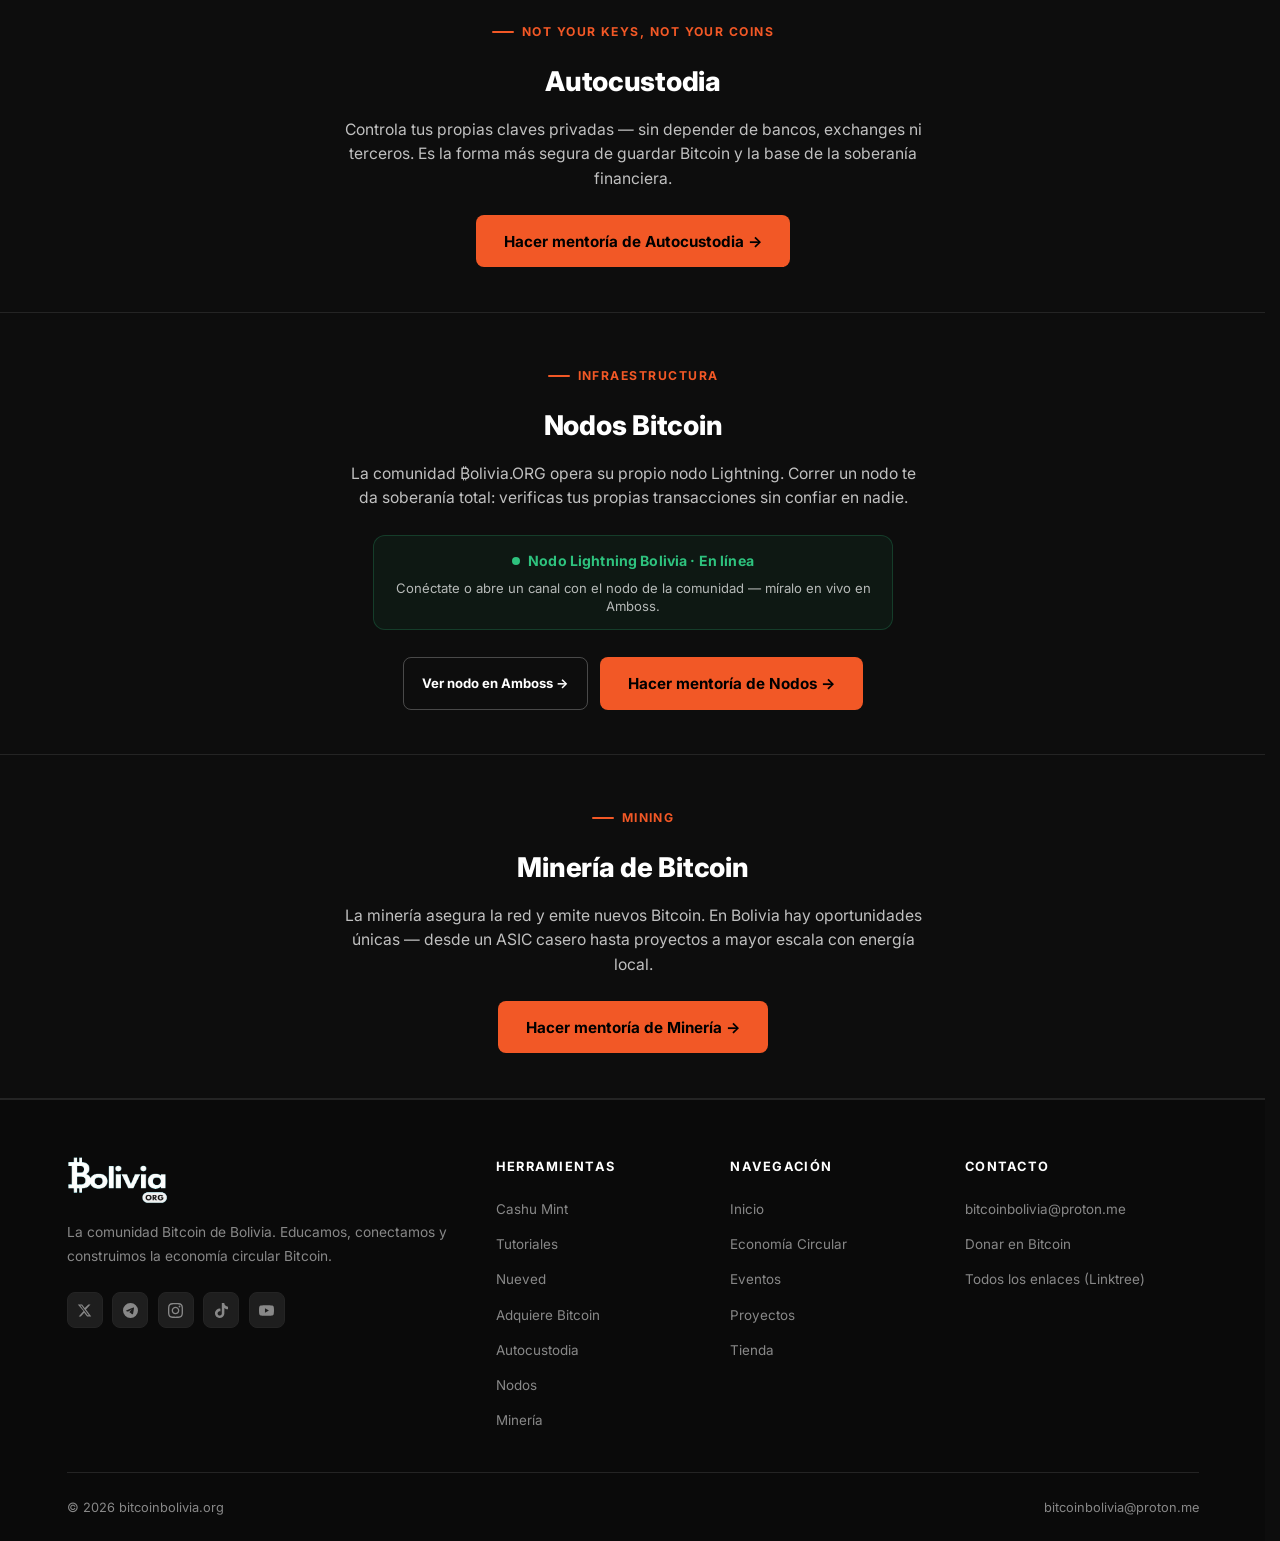
<file: herramientas.html>
<!DOCTYPE html>
<html lang="es">
<head>
  <meta charset="UTF-8">
  <meta name="viewport" content="width=device-width, initial-scale=1.0">
  <title>Herramientas Bitcoin — ₿olivia.ORG</title>
  <meta name="description" content="Tutoriales, billeteras, compra P2P y herramientas Bitcoin para Bolivia.">
  <link rel="canonical" href="https://bitcoinbolivia.org/herramientas.html">

  <!-- Open Graph -->
  <meta property="og:type" content="website">
  <meta property="og:site_name" content="₿olivia.ORG">
  <meta property="og:locale" content="es_BO">
  <meta property="og:url" content="https://bitcoinbolivia.org/herramientas.html">
  <meta property="og:title" content="Herramientas Bitcoin — ₿olivia.ORG">
  <meta property="og:description" content="Tutoriales, billeteras, compra P2P y herramientas Bitcoin para Bolivia.">
  <meta property="og:image" content="https://bitcoinbolivia.org/assets/img/og-image.png">
  <meta property="og:image:width" content="1200">
  <meta property="og:image:height" content="630">

  <!-- Twitter Card -->
  <meta name="twitter:card" content="summary_large_image">
  <meta name="twitter:site" content="@btcxbolivia">
  <meta name="twitter:title" content="Herramientas Bitcoin — ₿olivia.ORG">
  <meta name="twitter:description" content="Tutoriales, billeteras, compra P2P y herramientas Bitcoin para Bolivia.">
  <meta name="twitter:image" content="https://bitcoinbolivia.org/assets/img/og-image.png">
  <link rel="icon" type="image/x-icon" href="favicon.ico">
  <link rel="icon" type="image/png" sizes="32x32" href="favicon-32.png">
  <link rel="apple-touch-icon" href="apple-touch-icon.png">
  <link rel="manifest" href="site.webmanifest">
  <meta name="theme-color" content="#F25826">
  <link rel="stylesheet" href="css/style.css">
  <link rel="stylesheet" href="css/enhance.css">
</head>
<body>

<nav class="navbar" id="navbar">
  <div class="nav-inner">
    <a href="index.html" class="nav-logo-link">
      <img src="assets/img/logos/bitcoinbolivia-white.png" alt="Bitcoin Bolivia" style="height:36px; width:auto;">
    </a>
    <button class="nav-toggle" id="navToggle" aria-label="Abrir menú"><span></span><span></span><span></span></button>
    <ul class="nav-links" id="navLinks">
      <li><a href="index.html">Inicio</a></li>

      <li class="has-dropdown">
        <a href="herramientas.html">Herramientas</a>
        <ul class="dropdown-menu">
          <li><a href="herramientas.html#tutoriales">Tutoriales</a></li>
          <li><a href="herramientas.html#nueved">Nueved</a></li>
          <li class="has-subdropdown">
            <a href="herramientas.html#adquiere">Adquiere Bitcoin</a>
            <ul class="subdropdown-menu">
              <li><a href="herramientas.html#lnp2pbot">lnp2pbot</a></li>
              <li><a href="herramientas.html#mostro">Mostro Boliviano</a></li>
            </ul>
          </li>
          <li><a href="herramientas.html#cashu">Cashu Mint</a></li>
          <li class="divider-item"></li>
          <li><a href="herramientas.html#mentorias">Mentorías</a></li>
          <li><a href="herramientas.html#autocustodia">Autocustodia</a></li>
          <li><a href="herramientas.html#nodos">Nodos</a></li>
          <li><a href="herramientas.html#mineria">Minería</a></li>
        </ul>
      </li>

      <li class="has-dropdown">
        <a href="economia.html">Economía Circular</a>
        <ul class="dropdown-menu">
          <li><a href="economia.html#btcmap">BTCMap Bolivia</a></li>
          <li><a href="economia.html#info">Registra tu Negocio</a></li>
          <li><a href="economia.html#qr">Crea tu QR</a></li>
          <li><a href="economia.html#aloja">Aloja a Bitcoiners</a></li>
          <li><a href="economia.html#btcpay-pro">BTCPay (negocios)</a></li>
          <li><a href="economia.html#acepto">Imprimir Acepto Bitcoin</a></li>
          <li><a href="economia.html#apoya-stickers">Apoyar (Stickers)</a></li>
        </ul>
      </li>

      <li class="has-dropdown">
        <a href="proyectos.html">Proyectos</a>
        <ul class="dropdown-menu">
          <li><a href="proyectos.html#research">Bitcoin Research</a></li>
          <li><a href="proyectos.html#paratodos">Bitcoin para Todos</a></li>
          <li><a href="proyectos.html#universidad">Bitcoin Universidad</a></li>
          <li><a href="proyectos.html#gigantes">Gigantes Bitcoin</a></li>
          <li><a href="proyectos.html#reto">Reto Bitcoin Bolivia</a></li>
          <li><a href="proyectos.html#sponsors">Sponsors</a></li>
          <li class="divider-item"></li>
          <li><a href="proyectos.html#btcbolivia">Btcbolivia</a></li>
          <li><a href="proyectos.html#estudia">Estudia Bitcoin</a></li>
          <li><a href="proyectos.html#trezor">Trezor Academy</a></li>
        </ul>
      </li>

      <li class="has-dropdown">
        <a href="eventos.html">Comunidad</a>
        <ul class="dropdown-menu">
          <li><a href="eventos.html#partners">Partners</a></li>
          <li><a href="eventos.html#voluntario">Sé Voluntario</a></li>
          <li><a href="eventos.html#comunidad-online">Comunidad en línea</a></li>
          <li><a href="eventos.html#comunidades-amigas">Comunidades Amigas</a></li>
          <li><a href="eventos.html#news">Bitcoin Bolivia News</a></li>
          <li><a href="eventos.html#blog">Blog</a></li>
          <li><a href="eventos.html#feed">Feed</a></li>
          <li><a href="eventos.html#nostr">Conecta Nostr</a></li>
          <li><a href="eventos.html#nos-viste-en">Nos Viste en</a></li>
        </ul>
      </li>

      <li class="has-dropdown">
        <a href="whitepaper.html">Recursos</a>
        <ul class="dropdown-menu">
          <li><a href="whitepaper.html">White Paper</a></li>
          <li><a href="tienda.html">Tienda</a></li>
          <li><a href="contacto.html#faq">Preguntas Frecuentes</a></li>
        </ul>
      </li>

      <li><a href="contacto.html">Contacto</a></li>
    </ul>
    <a href="https://btcpay.cubabitcoin.org/apps/27dbHceYwWpxCtfoQgXG4638XH3e/crowdfund" class="btn-donar" target="_blank" rel="noopener">DONAR AHORA</a>
  </div>
</nav>

<!-- PAGE HEADER -->
<div class="page-hero">
  <div class="container">
    <div class="page-eyebrow">Herramientas</div>
    <h1 class="page-title">Mis herramientas Bitcoin</h1>
    <p class="page-subtitle">Todo lo que necesitas para empezar, comprar, guardar y usar Bitcoin de forma soberana en Bolivia.</p>
  </div>
</div>

<!-- ── TUTORIALES ──────────────────────────────────────────────── -->
<section class="tool-block" id="tutoriales">
  <div class="container">
    <div class="tool-layout">
      <div class="tool-text">
        <span class="section-eyebrow">Educación</span>
        <h3>Tutoriales</h3>
        <p>
          Guías paso a paso para entender Bitcoin desde cero. Aprende cómo funciona la red Lightning,
          cómo configurar tu billetera, cómo comprar sin KYC y mucho más.
        </p>
        <p>
          Inspirados en recursos globales como <strong>LaChispa</strong> y <strong>Cuba Bitcoin</strong>,
          adaptados para Bolivia.
        </p>
        <div style="display:flex; gap:1rem; flex-wrap:wrap;">
          <a href="#" class="btn btn-primary btn-sm">Ver guías PDF</a>
          <a href="https://www.youtube.com/@bitcoinr3" class="btn btn-outline btn-sm" target="_blank" rel="noopener">Canal YouTube</a>
        </div>
      </div>
      <div class="tool-visual">
        <img loading="lazy" decoding="async" src="assets/img/comunidad/tutoriales-libre.webp" alt="Tutoriales Bitcoin Bolivia">
      </div>
    </div>

    <details class="tutorial-roadmap reveal" style="margin-top:2.5rem;">
      <summary class="roadmap-summary">
        <div class="roadmap-head">
          <h4 class="roadmap-title-main">Hoja de Ruta de Tutoriales</h4>
          <p class="roadmap-sub">Lo que viene · publicamos en YouTube y como PDF descargable. Activa notificaciones para no perderte los próximos.</p>
        </div>
      </summary>
      <ul class="roadmap-list">
        <li class="roadmap-item is-soon">
          <span class="roadmap-status">Próximamente</span>
          <span class="roadmap-name">¿Qué es bitcoin?</span>
        </li>
        <li class="roadmap-item is-soon">
          <span class="roadmap-status">Próximamente</span>
          <span class="roadmap-name">Lightning Network</span>
        </li>
        <li class="roadmap-item is-soon">
          <span class="roadmap-status">Próximamente</span>
          <span class="roadmap-name">Seguridad en bitcoin básica</span>
        </li>
        <li class="roadmap-item is-soon">
          <span class="roadmap-status">Próximamente</span>
          <span class="roadmap-name">Cómo instalar Zapstore</span>
        </li>
        <li class="roadmap-item is-soon">
          <span class="roadmap-status">Próximamente</span>
          <span class="roadmap-name">Cómo instalar Nueved</span>
        </li>
        <li class="roadmap-item is-soon">
          <span class="roadmap-status">Próximamente</span>
          <span class="roadmap-name">Cómo usar lnp2pbot</span>
        </li>
        <li class="roadmap-item is-soon">
          <span class="roadmap-status">Próximamente</span>
          <span class="roadmap-name">Cómo usar Mostro</span>
        </li>
        <li class="roadmap-item is-soon">
          <span class="roadmap-status">Próximamente</span>
          <span class="roadmap-name">Cómo registrar el negocio en BTCMap</span>
        </li>
        <li class="roadmap-item is-soon">
          <span class="roadmap-status">Próximamente</span>
          <span class="roadmap-name">Cómo comprar en BTCPay Server</span>
        </li>
        <li class="roadmap-item is-soon">
          <span class="roadmap-status">Próximamente</span>
          <span class="roadmap-name">Cómo registrar tu hotel en btcair.online</span>
        </li>
        <li class="roadmap-item is-soon">
          <span class="roadmap-status">Próximamente</span>
          <span class="roadmap-name">Cómo usar Bittasker</span>
        </li>
      </ul>
    </details>
  </div>
</section>

<!-- ── NUEVED ───────────────────────────────────────────────────── -->
<section class="tool-block" id="nueved">
  <div class="container">
    <div class="tool-layout reverse">
      <div class="tool-text">
        <span class="section-eyebrow">Billetera Lightning</span>
        <h3>Abrir Nueved</h3>
        <p>
          <strong>Nueved</strong> es la billetera Lightning boliviana. Crea tu cuenta en minutos
          y empieza a enviar y recibir sats al instante, desde tu celular.
        </p>
        <p>
          Es tu puerta de entrada a la economía circular Bitcoin en Bolivia.
          Con Nueved puedes pagar en cualquier negocio que acepta Lightning.
        </p>
        <div class="info-box mb-3">
          <strong>Nota:</strong> Nueved es una billetera custodial pensada para empezar. Una vez que aprendas,
          te recomendamos pasar a autocustodia con una billetera de hardware.
        </div>
        <div style="display:flex; gap:0.6rem; flex-wrap:nowrap; align-items:center; white-space:nowrap;">
          <a href="https://nueved.lat/" class="btn btn-primary" target="_blank" rel="noopener">Abrir cuenta en Nueved →</a>
          <a href="#tutoriales" class="btn btn-outline">
            <svg viewBox="0 0 24 24" style="width:1em; height:1em; fill:currentColor; vertical-align:-0.14em; margin-right:0.35em;"><path d="M8 5v14l11-7L8 5z"/></svg>
            ¿Cómo lo hago?
          </a>
          <a href="#mentorias" class="btn btn-outline">
            <svg viewBox="0 0 24 24" fill="none" stroke="currentColor" stroke-width="1.8" stroke-linecap="round" stroke-linejoin="round" style="width:1em; height:1em; vertical-align:-0.14em; margin-right:0.35em;"><path d="M21 11.5a8.38 8.38 0 0 1-.9 3.8 8.5 8.5 0 0 1-7.6 4.7 8.38 8.38 0 0 1-3.8-.9L3 21l1.9-5.7a8.38 8.38 0 0 1-.9-3.8 8.5 8.5 0 0 1 4.7-7.6 8.38 8.38 0 0 1 3.8-.9h.5a8.48 8.48 0 0 1 8 8v.5z"/></svg>
            Contáctanos
          </a>
        </div>
        <div class="social-icons-row" style="margin-top:1.2rem; justify-content:center;">
          <a href="https://x.com/nuevedbtc" class="soc-btn x-btn" title="Nueved en X / Twitter" target="_blank" rel="noopener"><svg viewBox="0 0 24 24"><path d="M18.244 2.25h3.308l-7.227 8.26 8.502 11.24H16.17l-4.714-6.231-5.401 6.231H2.744l7.73-8.835L1.254 2.25H8.08l4.265 5.638 5.899-5.638zm-1.161 17.52h1.833L7.084 4.126H5.117z"/></svg></a>
          <a href="https://t.me/btcxbolivia" class="soc-btn tg-btn" title="Nueved en Telegram" target="_blank" rel="noopener"><svg viewBox="0 0 24 24"><path d="M11.944 0A12 12 0 0 0 0 12a12 12 0 0 0 12 12 12 12 0 0 0 12-12A12 12 0 0 0 12 0a12 12 0 0 0-.056 0zm4.962 7.224c.1-.002.321.023.465.14a.506.506 0 0 1 .171.325c.016.093.036.306.02.472-.18 1.898-.962 6.502-1.36 8.627-.168.9-.499 1.201-.82 1.23-.696.065-1.225-.46-1.9-.902-1.056-.693-1.653-1.124-2.678-1.8-1.185-.78-.417-1.21.258-1.91.177-.184 3.247-2.977 3.307-3.23.007-.032.014-.15-.056-.212s-.174-.041-.249-.024c-.106.024-1.793 1.14-5.061 3.345-.48.33-.913.49-1.302.48-.428-.008-1.252-.241-1.865-.44-.752-.245-1.349-.374-1.297-.789.027-.216.325-.437.893-.663 3.498-1.524 5.83-2.529 6.998-3.014 3.332-1.386 4.025-1.627 4.476-1.635z"/></svg></a>
          <a href="https://www.instagram.com/nuevedbtc" class="soc-btn ig-btn" title="Nueved en Instagram" target="_blank" rel="noopener"><svg viewBox="0 0 24 24"><path d="M12 2.163c3.204 0 3.584.012 4.85.07 3.252.148 4.771 1.691 4.919 4.919.058 1.265.069 1.645.069 4.849 0 3.205-.012 3.584-.069 4.849-.149 3.225-1.664 4.771-4.919 4.919-1.266.058-1.644.07-4.85.07-3.204 0-3.584-.012-4.849-.07-3.26-.149-4.771-1.699-4.919-4.92-.058-1.265-.07-1.644-.07-4.849 0-3.204.013-3.583.07-4.849.149-3.227 1.664-4.771 4.919-4.919 1.266-.057 1.645-.069 4.849-.069zm0-2.163c-3.259 0-3.667.014-4.947.072-4.358.2-6.78 2.618-6.98 6.98-.059 1.281-.073 1.689-.073 4.948 0 3.259.014 3.668.072 4.948.2 4.358 2.618 6.78 6.98 6.98 1.281.058 1.689.072 4.948.072 3.259 0 3.668-.014 4.948-.072 4.354-.2 6.782-2.618 6.979-6.98.059-1.28.073-1.689.073-4.948 0-3.259-.014-3.667-.072-4.947-.196-4.354-2.617-6.78-6.979-6.98-1.281-.059-1.69-.073-4.949-.073zm0 5.838c-3.403 0-6.162 2.759-6.162 6.162s2.759 6.163 6.162 6.163 6.162-2.759 6.162-6.163c0-3.403-2.759-6.162-6.162-6.162zm0 10.162c-2.209 0-4-1.79-4-4 0-2.209 1.791-4 4-4s4 1.791 4 4c0 2.21-1.791 4-4 4zm6.406-11.845c-.796 0-1.441.645-1.441 1.44s.645 1.44 1.441 1.44c.795 0 1.439-.645 1.439-1.44s-.644-1.44-1.439-1.44z"/></svg></a>
          <a href="https://www.tiktok.com/@nuevedbtc" class="soc-btn tt-btn" title="Nueved en TikTok" target="_blank" rel="noopener"><svg viewBox="0 0 24 24"><path d="M12.525.02c1.31-.02 2.61-.01 3.91-.02.08 1.53.63 3.09 1.75 4.17 1.12 1.11 2.7 1.62 4.24 1.79v4.03c-1.44-.05-2.89-.35-4.2-.97-.57-.26-1.1-.59-1.62-.93-.01 2.92.01 5.84-.02 8.75-.08 1.4-.54 2.79-1.35 3.94-1.31 1.92-3.58 3.17-5.91 3.21-1.43.08-2.86-.31-4.08-1.03-2.02-1.19-3.44-3.37-3.65-5.71-.02-.5-.03-1-.01-1.49.18-1.9 1.12-3.72 2.58-4.96 1.66-1.44 3.98-2.13 6.15-1.72.02 1.48-.04 2.96-.04 4.44-.99-.32-2.15-.23-3.02.37-.63.41-1.11 1.04-1.36 1.75-.21.51-.15 1.07-.14 1.61.24 1.64 1.82 3.02 3.5 2.87 1.12-.01 2.19-.66 2.77-1.61.19-.33.4-.67.41-1.06.1-1.79.06-3.57.07-5.36.01-4.03-.01-8.05.02-12.07z"/></svg></a>
          <a href="https://youtube.com/@bitcoinr3" class="soc-btn yt-btn" title="Canal YouTube" target="_blank" rel="noopener"><svg viewBox="0 0 24 24"><path d="M23.498 6.186a3.016 3.016 0 0 0-2.122-2.136C19.505 3.545 12 3.545 12 3.545s-7.505 0-9.377.505A3.017 3.017 0 0 0 .502 6.186C0 8.07 0 12 0 12s0 3.93.502 5.814a3.016 3.016 0 0 0 2.122 2.136c1.871.505 9.376.505 9.376.505s7.505 0 9.377-.505a3.015 3.015 0 0 0 2.122-2.136C24 15.93 24 12 24 12s0-3.93-.502-5.814zM9.545 15.568V8.432L15.818 12l-6.273 3.568z"/></svg></a>
        </div>
      </div>
      <div style="display:flex; flex-direction:column; align-items:center; gap:1.5rem;">
        <img class="nueved-logo-anim" loading="lazy" decoding="async" src="assets/img/logos/logonueved.webp" alt="Nueved — billetera Lightning boliviana"
             style="width:150px; height:150px; object-fit:contain;">
        <div class="tool-visual" style="width:100%;">
          <video autoplay muted loop playsinline preload="auto"
                 poster="assets/img/comunidad/photo_2026-06-04_03-22-49.webp"
                 aria-label="Cómo abrir cuenta en Nueved — demostración">
            <source src="assets/img/comunidad/nueved.mp4" type="video/mp4">
            Tu navegador no soporta video HTML5.
            <img src="assets/img/comunidad/photo_2026-06-04_03-22-49.webp" alt="Nueved billetera Bolivia">
          </video>
        </div>
      </div>
    </div>
  </div>
</section>

<!-- ── ADQUIERE BITCOIN (desplegable) ────────────────────────────── -->
<section class="tool-block" id="adquiere">
  <div class="container">
    <details class="tool-details" open>
      <summary class="tool-summary">
        <div class="tool-summary-text">
          <span class="section-eyebrow">Compra sin KYC</span>
          <h3 class="tool-summary-title">Adquiere Bitcoin</h3>
        </div>
      </summary>
      <div class="tool-layout" style="margin-top:1.6rem;">
        <div class="tool-text">
          <!-- Moneda Bitcoin SVG · path oficial BIP380 + gradiente metálico + brillo -->
          <svg viewBox="0 0 32 32" xmlns="http://www.w3.org/2000/svg" class="btc-coin-svg" role="img" aria-label="Bitcoin">
            <defs>
              <radialGradient id="btcCoinBg" cx="35%" cy="28%" r="80%">
                <stop offset="0%" stop-color="#FFD68A"/>
                <stop offset="22%" stop-color="#FBAE5F"/>
                <stop offset="55%" stop-color="#F25826"/>
                <stop offset="86%" stop-color="#A6320C"/>
                <stop offset="100%" stop-color="#6E1F05"/>
              </radialGradient>
              <radialGradient id="btcCoinShade" cx="72%" cy="78%" r="55%">
                <stop offset="0%" stop-color="rgba(0,0,0,0.32)"/>
                <stop offset="100%" stop-color="rgba(0,0,0,0)"/>
              </radialGradient>
              <radialGradient id="btcCoinShine" cx="32%" cy="22%" r="40%">
                <stop offset="0%" stop-color="rgba(255,255,255,0.65)"/>
                <stop offset="100%" stop-color="rgba(255,255,255,0)"/>
              </radialGradient>
            </defs>
            <circle cx="16" cy="16" r="15.5" fill="url(#btcCoinBg)"/>
            <circle cx="16" cy="16" r="14.2" fill="none" stroke="rgba(0,0,0,0.20)" stroke-width="0.25"/>
            <path fill="#fff" d="M23.189 14.02c.314-2.096-1.283-3.223-3.465-3.975l.708-2.84-1.728-.43-.69 2.765c-.454-.114-.92-.22-1.385-.326l.695-2.783L15.596 6l-.708 2.839c-.376-.086-.746-.17-1.104-.26l.002-.009-2.384-.595-.46 1.846s1.283.294 1.256.312c.7.175.826.638.805 1.005l-.806 3.235c.048.012.11.03.18.057l-.183-.045-1.13 4.532c-.086.212-.303.531-.793.41.018.025-1.256-.313-1.256-.313l-.858 1.978 2.25.561c.418.105.828.215 1.231.318l-.715 2.872 1.727.43.708-2.84c.472.127.93.245 1.378.357l-.706 2.828 1.728.43.715-2.866c2.948.558 5.164.333 6.097-2.333.752-2.146-.037-3.385-1.588-4.192 1.13-.26 1.98-1.003 2.207-2.538zm-3.95 5.538c-.533 2.147-4.148.986-5.32.695l.95-3.805c1.172.293 4.929.872 4.37 3.11zm.535-5.569c-.487 1.953-3.495.96-4.47.717l.86-3.45c.975.243 4.118.696 3.61 2.733z"/>
            <circle cx="16" cy="16" r="15.5" fill="url(#btcCoinShade)"/>
            <ellipse cx="11" cy="9" rx="7.5" ry="4" fill="url(#btcCoinShine)" transform="rotate(-22 11 9)"/>
          </svg>
          <p>
            Compra Bitcoin de forma soberana, peer-to-peer, sin entregar tus datos personales.
            En Bolivia puedes usar <strong>lnp2pbot</strong> y <strong>Mostro</strong> sobre Nostr.
          </p>
          <p>
            Guía completa en PDF — descárgala y aprende a comprar tus primeros sats sin pasar por
            una exchange centralizada.
          </p>
          <a href="assets/docs/ADQUIRIR BITCOIN sin KYC nueved.pdf" class="btn btn-primary btn-sm" target="_blank" rel="noopener">Descargar guía PDF →</a>
        </div>
        <div>
          <div class="card" style="margin-bottom:1rem;">
            <div style="display:flex; align-items:center; gap:0.75rem; margin-bottom:0.5rem;">
              <img loading="lazy" decoding="async" src="assets/img/logos/lnp2p.webp" alt="lnp2pbot"
                   style="height:40px; width:40px; object-fit:contain;">
              <div style="font-weight:700; color:#fff;">lnp2pbot + Comunidad BTCxBolivia</div>
            </div>
            <div class="card-text">
              Bot de Telegram para comprar y vender Bitcoin P2P sobre Lightning — simple y sin KYC.
              Coordina compras con bolivianos en el grupo <strong>@btcxbolivia</strong>.
            </div>
            <div style="display:flex; gap:0.5rem; flex-wrap:wrap; margin-top:0.75rem;">
              <a href="#lnp2pbot" class="btn btn-primary btn-sm">Ver lnp2pbot →</a>
              <a href="https://t.me/btcxbolivia" class="btn btn-outline btn-sm" target="_blank" rel="noopener">
                <img loading="lazy" decoding="async" src="assets/img/logos/btcxbolivia.webp" alt=""
                     style="height:16px; width:16px; object-fit:cover; border-radius:50%; vertical-align:middle; margin-right:4px;">
                Ver Comunidad →
              </a>
            </div>
          </div>
          <div class="card">
            <div style="display:flex; align-items:center; gap:0.75rem; margin-bottom:0.5rem;">
              <img loading="lazy" decoding="async" src="assets/img/logos/mostroboliviano-removebg-preview.webp" alt="Mostro Bolivia"
                   style="height:40px; width:40px; object-fit:contain;">
              <div style="font-weight:700; color:#fff;">Mostro Bolivia</div>
            </div>
            <div class="card-text">Intercambio P2P de Bitcoin sobre Nostr — descentralizado, sin custodia, sin KYC.</div>
            <div style="display:flex; gap:0.5rem; flex-wrap:wrap; margin-top:0.75rem;">
              <a href="#mostro" class="btn btn-primary btn-sm">Ver Mostro →</a>
            </div>
          </div>
        </div>
      </div>
    </details>
  </div>
</section>

<!-- ── LNP2PBOT ────────────────────────────────────────────────── -->
<section class="tool-block" id="lnp2pbot">
  <div class="container">
    <div class="tool-layout reverse">
      <div class="tool-text">
        <span class="section-eyebrow">Compra P2P</span>
        <h3>lnp2pbot</h3>
        <p>
          <strong>lnp2pbot</strong> es un bot de Telegram que te permite comprar y vender Bitcoin
          directamente con otras personas sobre Lightning Network, sin intermediarios y sin KYC.
        </p>
        <div class="steps mb-3">
          <div class="step">
            <div class="step-num">1</div>
            <div class="step-body">
              <div class="step-title">Abre Telegram y busca @lnp2pbot</div>
              <div class="step-text">El bot funciona en español e inglés. Escribe el comando <code>/start</code> para iniciarlo.</div>
            </div>
          </div>
          <div class="step">
            <div class="step-num">2</div>
            <div class="step-body">
              <div class="step-title">Conecta con la comunidad BTCxBolivia</div>
              <div class="step-text">Escribe el comando <code>/setcomm @btcxbolivia</code> para unirte a la comunidad boliviana.</div>
            </div>
          </div>
          <div class="step">
            <div class="step-num">3</div>
            <div class="step-body">
              <div class="step-title">Mira las ofertas en @satsxbob</div>
              <div class="step-text">Busca <a href="https://t.me/satsxbob" target="_blank" rel="noopener"><strong>@satsxbob</strong></a> en Telegram — es el canal donde se publican todas las ofertas de compra y venta.</div>
            </div>
          </div>
          <div class="step">
            <div class="step-num">4</div>
            <div class="step-body">
              <div class="step-title">Publica o acepta una oferta</div>
              <div class="step-text">Compra o vende con transferencia bancaria, efectivo u otros métodos.</div>
            </div>
          </div>
          <div class="step">
            <div class="step-num">5</div>
            <div class="step-body">
              <div class="step-title">Recibe sats en tu billetera</div>
              <div class="step-text">Los sats van directo a tu wallet Nueved o cualquier Lightning wallet.</div>
            </div>
          </div>
        </div>
        <div class="info-box mb-3">
          <strong><svg class="ic" viewBox="0 0 24 24"><path d="M22 2 11 13"/><path d="M22 2 15 22l-4-9-9-4 20-7z"/></svg> Comunidad BTCxBolivia:</strong>
          Coordina compras P2P con bolivianos en
          <a href="https://t.me/btcxbolivia" target="_blank" rel="noopener">t.me/btcxbolivia</a>
        </div>
        <div style="display:flex; gap:1rem; flex-wrap:wrap;">
          <a href="https://t.me/lnp2pbot" class="btn btn-primary btn-sm" target="_blank" rel="noopener"><svg class="ic" viewBox="0 0 24 24"><path d="M13 2 4 14h6l-1 8 9-12h-6l1-8z"/></svg> Ir a @lnp2pbot</a>
          <a href="https://t.me/btcxbolivia" class="btn btn-outline btn-sm" target="_blank" rel="noopener"><svg class="ic" viewBox="0 0 24 24"><path d="M22 2 11 13"/><path d="M22 2 15 22l-4-9-9-4 20-7z"/></svg> Comunidad BTCxBolivia</a>
        </div>
      </div>
      <div class="placeholder-visual lnp2p-visual">
        <img loading="lazy" decoding="async" src="assets/img/logos/lnp2p.webp" alt="lnp2pbot"
             style="width:160px; height:160px; object-fit:contain; margin-bottom:1rem;">
        <div>Próximamente: guía en video</div>
      </div>
    </div>
  </div>
</section>

<!-- ── MOSTRO ──────────────────────────────────────────────────── -->
<section class="tool-block" id="mostro">
  <div class="container">
    <div class="tool-layout">
      <div class="tool-text">
        <img loading="lazy" decoding="async" class="mostro-logo-anim" src="assets/img/logos/mostroboliviano-removebg-preview.webp" alt="Mostro Boliviano">
        <span class="section-eyebrow">P2P sobre Nostr</span>
        <h3>Mostro Boliviano</h3>
        <p>
          <strong>Mostro</strong> es un protocolo de intercambio P2P de Bitcoin que corre sobre
          <strong>Nostr</strong> — descentralizado, sin servidor central, sin KYC.
          El Mostro Boliviano es el bot local de nuestra comunidad.
        </p>
        <p>
          Descarga el manual boliviano en PDF y aprende a usar Mostro paso a paso.
          También puedes conectarte directamente al bot en Nostr con su NPUB.
        </p>
        <div class="info-box mb-3" style="word-break:break-all;">
          <strong>NPUB del Mostro Boliviano:</strong><br>
          <code style="font-size:0.8rem; color:var(--orange);">npub1qqq8evest7uh9awvs0ur4rau58nyay7f6ymf3q9fl43wl9wj87gsrk6xv3</code>
        </div>
        <div style="display:flex; gap:1rem; flex-wrap:wrap;">
          <a href="#" class="btn btn-primary btn-sm">Descargar manual PDF →</a>
          <a href="https://njump.me/npub1qqq8evest7uh9awvs0ur4rau58nyay7f6ymf3q9fl43wl9wj87gsrk6xv3" class="btn btn-outline btn-sm" target="_blank" rel="noopener">Ver en Nostr →</a>
        </div>
      </div>
      <div class="tool-visual mostro-visual">
        <img loading="lazy" decoding="async" src="assets/img/comunidad/mostroboliviano.webp" alt="Mostro Boliviano — guerrero con bandera boliviana y Bitcoin">
      </div>
    </div>
  </div>
</section>

<!-- ── CASHU MINT ──────────────────────────────────────────────── -->
<section class="tool-block" id="cashu">
  <div class="container">
    <div class="tool-layout">
      <div class="tool-text">
        <span class="section-eyebrow">Ecash · Privacidad</span>
        <h3>Cashu Mint Bolivia</h3>
        <p>
          <strong>Cashu</strong> es un protocolo de dinero digital (ecash) construido sobre Bitcoin y Lightning.
          Con el Mint de Bitcoin Bolivia puedes convertir tus sats en tokens Cashu —
          privados, sin custodia en cadena, e intercambiables al instante entre personas.
        </p>
        <p>
          Funciona como el efectivo digital de Bitcoin: sin registro, sin KYC,
          sin que nadie sepa cuánto tienes ni a quién le pagas.
        </p>

        <div class="grid-2 mt-3" style="gap:1rem; margin-bottom:1.5rem;">
          <div class="card" style="padding:1.1rem;">
            <div style="font-size:1.4rem; margin-bottom:0.4rem;"><svg class="ic" viewBox="0 0 24 24"><path d="M12 3l7 3v5c0 4.5-3 7.5-7 9-4-1.5-7-4.5-7-9V6l7-3z"/><path d="M9 12l2 2 4-4"/></svg></div>
            <div style="font-weight:700; color:#fff; font-size:0.88rem;">Privacidad total</div>
            <div style="font-size:0.8rem; color:var(--text-muted);">El mint no sabe quién tiene qué tokens</div>
          </div>
          <div class="card" style="padding:1.1rem;">
            <div style="font-size:1.4rem; margin-bottom:0.4rem;"><svg class="ic" viewBox="0 0 24 24"><path d="M13 2 4 14h6l-1 8 9-12h-6l1-8z"/></svg></div>
            <div style="font-weight:700; color:#fff; font-size:0.88rem;">Lightning nativo</div>
            <div style="font-size:0.8rem; color:var(--text-muted);">Recarga y retira con Lightning al instante</div>
          </div>
        </div>

        <div class="info-box mb-3">
          <strong>Mint de la comunidad:</strong>
          <a href="https://mint.bitcoinbolivia.org/" target="_blank" rel="noopener">mint.bitcoinbolivia.org</a><br>
          Úsalo con cualquier billetera Cashu compatible: <strong>Minibits, Cashu.me, Nutshell</strong> y más.
        </div>

        <a href="https://mint.bitcoinbolivia.org/" class="btn btn-primary" target="_blank" rel="noopener">
          Ir al Mint Bolivia →
        </a>
      </div>
      <div style="display:flex; flex-direction:column; align-items:center; gap:1rem; padding:1.5rem;">
        <img loading="lazy" decoding="async" src="assets/img/logos/cashubtc-removebg.webp" alt="Cashu Mint Bolivia"
             style="width:180px; height:180px; object-fit:contain; image-rendering:pixelated;">
        <div style="text-align:center;">
          <div style="font-weight:700; color:#fff; margin-bottom:0.25rem;">Cashu Mint Bolivia</div>
          <a href="https://mint.bitcoinbolivia.org/" target="_blank" rel="noopener"
             style="font-size:0.82rem; color:var(--text-muted);">mint.bitcoinbolivia.org</a>
        </div>
      </div>
    </div>
  </div>
</section>

<!-- ── MENTORÍAS ──────────────────────────────────────────────── -->
<section class="tool-block" id="mentorias">
  <div class="container">
    <div class="section-head centered reveal">
      <span class="section-eyebrow">Aprende 1 a 1</span>
      <h3 class="section-title" style="font-size:1.85rem;">Mentorías</h3>
      <p class="section-sub">Acompañamiento personalizado en distintos temas Bitcoin. Las marcadas con <span class="mentor-badge-inline">Incluye hardware</span> requieren dirección de envío.</p>
    </div>
    <div class="mentor-grid">

      <div class="card reveal">
        <div class="card-icon"><svg class="ic" viewBox="0 0 24 24"><circle cx="12" cy="12" r="5"/><line x1="12" y1="1" x2="12" y2="3"/><line x1="12" y1="21" x2="12" y2="23"/><line x1="4.22" y1="4.22" x2="5.64" y2="5.64"/><line x1="18.36" y1="18.36" x2="19.78" y2="19.78"/><line x1="1" y1="12" x2="3" y2="12"/><line x1="21" y1="12" x2="23" y2="12"/><line x1="4.22" y1="19.78" x2="5.64" y2="18.36"/><line x1="18.36" y1="5.64" x2="19.78" y2="4.22"/></svg></div>
        <div class="card-title">Educación Financiera con Bitcoin para Niños</div>
        <div class="card-text">Mentoría diseñada para que los más pequeños aprendan a manejar dinero usando Bitcoin como base.</div>
        <a href="mailto:bitcoinbolivia@proton.me?subject=Mentoría: Educación Financiera con Bitcoin para Niños" class="card-link">Solicitar →</a>
      </div>

      <div class="card reveal d1">
        <div class="card-icon"><svg class="ic" viewBox="0 0 24 24"><path d="M2 3h6a4 4 0 0 1 4 4v14a3 3 0 0 0-3-3H2z"/><path d="M22 3h-6a4 4 0 0 0-4 4v14a3 3 0 0 1 3-3h7z"/></svg></div>
        <div class="card-title">Aprende Bitcoin desde Cero</div>
        <div class="card-text">Desde qué es Bitcoin y por qué importa, hasta tu primera transacción. Camino guiado paso a paso.</div>
        <a href="mailto:bitcoinbolivia@proton.me?subject=Mentoría: Aprende Bitcoin desde Cero" class="card-link">Solicitar →</a>
      </div>

      <div class="card reveal d2">
        <div class="card-icon"><svg class="ic" viewBox="0 0 24 24"><path d="M12 3l7 3v5c0 4.5-3 7.5-7 9-4-1.5-7-4.5-7-9V6l7-3z"/><path d="M9 12l2 2 4-4"/></svg></div>
        <span class="mentor-badge">Incluye hardware</span>
        <div class="card-title">Autocustodia de Bitcoin + Wallet Fría</div>
        <div class="card-text">Configura tu wallet fría (hardware wallet), gestiona tu seed y aprende a ser tu propio banco.</div>
        <a href="mailto:bitcoinbolivia@proton.me?subject=Mentoría: Autocustodia de Bitcoin + Wallet Fría" class="card-link">Solicitar →</a>
      </div>

      <div class="card reveal">
        <div class="card-icon"><svg class="ic" viewBox="0 0 24 24"><path d="M3 9V21h18V9"/><path d="M3 9l2-6h14l2 6"/><path d="M3 9h18"/></svg></div>
        <div class="card-title">BTCPay Server para Negocios</div>
        <div class="card-text">Acepta Bitcoin y Lightning en tu negocio. Instalación, configuración y operación de tu propio procesador.</div>
        <a href="mailto:bitcoinbolivia@proton.me?subject=Mentoría: BTCPay Server para Negocios" class="card-link">Solicitar →</a>
      </div>

      <div class="card reveal d1">
        <div class="card-icon"><svg class="ic" viewBox="0 0 24 24"><rect x="3" y="4" width="18" height="6" rx="1"/><rect x="3" y="14" width="18" height="6" rx="1"/><line x1="7" y1="7" x2="7.01" y2="7"/><line x1="7" y1="17" x2="7.01" y2="17"/></svg></div>
        <span class="mentor-badge">Incluye hardware</span>
        <div class="card-title">Nodos Bitcoin</div>
        <div class="card-text">Monta tu propio nodo Bitcoin (full node y/o Lightning). No confíes, verifica con tu propia copia de la blockchain.</div>
        <a href="mailto:bitcoinbolivia@proton.me?subject=Mentoría: Nodos Bitcoin" class="card-link">Solicitar →</a>
      </div>

      <div class="card reveal d2">
        <div class="card-icon"><svg class="ic" viewBox="0 0 24 24"><circle cx="7" cy="15" r="4"/><path d="M21 3l-9.5 9.5"/><path d="M14 6l3 3"/><path d="M18.5 9.5L21 12"/></svg></div>
        <span class="mentor-badge">Incluye hardware</span>
        <div class="card-title">Multifirma y Gestión de Herencia</div>
        <div class="card-text">Esquemas multisig (2-de-3, 3-de-5) y planes de herencia para asegurar tus sats más allá del aquí y ahora.</div>
        <a href="mailto:bitcoinbolivia@proton.me?subject=Mentoría: Multifirma y Gestión de Herencia" class="card-link">Solicitar →</a>
      </div>

      <div class="card reveal">
        <div class="card-icon"><svg class="ic" viewBox="0 0 24 24"><line x1="19" y1="5" x2="5" y2="19"/><circle cx="6.5" cy="6.5" r="2.5"/><circle cx="17.5" cy="17.5" r="2.5"/></svg></div>
        <div class="card-title">Lending con Bitcoin</div>
        <div class="card-text">Aprende a prestar con tus sats sin perderlos: plataformas, riesgos reales y estrategias prudentes.</div>
        <a href="mailto:bitcoinbolivia@proton.me?subject=Mentoría: Lending con Bitcoin" class="card-link">Solicitar →</a>
      </div>

      <div class="card reveal d1">
        <div class="card-icon"><svg class="ic" viewBox="0 0 24 24"><path d="M3 21l9-9"/><path d="M12 12l4-4"/><path d="M16 8l5 5"/><path d="M14 4l6 6"/></svg></div>
        <span class="mentor-badge">Incluye hardware</span>
        <div class="card-title">Minería de Bitcoin</div>
        <div class="card-text">Cómo iniciar minería casera o industrial: hardware, pools, rentabilidad real y curva de aprendizaje.</div>
        <a href="mailto:bitcoinbolivia@proton.me?subject=Mentoría: Minería de Bitcoin" class="card-link">Solicitar →</a>
      </div>

      <div class="card reveal d2">
        <div class="card-icon"><svg class="ic" viewBox="0 0 24 24"><rect x="3" y="11" width="18" height="11" rx="2"/><path d="M7 11V7a5 5 0 0 1 10 0v4"/></svg></div>
        <span class="mentor-badge">Incluye hardware</span>
        <div class="card-title">Privacidad y Seguridad en Bitcoin</div>
        <div class="card-text">CoinJoin, redes Tor, OpSec, mezcla de UTXOs. Protege tu privacidad sin caer en honeypots.</div>
        <a href="mailto:bitcoinbolivia@proton.me?subject=Mentoría: Privacidad y Seguridad en Bitcoin" class="card-link">Solicitar →</a>
      </div>

      <div class="card reveal">
        <div class="card-icon"><svg class="ic" viewBox="0 0 24 24"><path d="M22 2 11 13"/><path d="M22 2 15 22l-4-9-9-4 20-7z"/></svg></div>
        <div class="card-title">Remesas con Bitcoin</div>
        <div class="card-text">Envía dinero entre países en minutos con Lightning. Sin bancos, sin fronteras, sin comisiones abusivas.</div>
        <a href="mailto:bitcoinbolivia@proton.me?subject=Mentoría: Remesas con Bitcoin" class="card-link">Solicitar →</a>
      </div>

    </div>
    <div style="text-align:center; margin-top:2.5rem; display:flex; gap:0.85rem; flex-wrap:wrap; justify-content:center;">
      <a href="https://calendly.com/bitcoinr3/30min" class="btn btn-primary" target="_blank" rel="noopener"><svg class="ic" viewBox="0 0 24 24"><rect x="3" y="4" width="18" height="18" rx="2"/><path d="M3 10h18M8 2v4M16 2v4M9 14h2v2H9zM13 14h2v2h-2z"/></svg> Agendar llamada (30 min)</a>
      <a href="mailto:bitcoinbolivia@proton.me?subject=Mentoría Bitcoin Bolivia" class="btn btn-outline">Solicitar por email</a>
    </div>
  </div>
</section>

<!-- ── AUTOCUSTODIA ────────────────────────────────────────────── -->
<section class="tool-block tool-teaser" id="autocustodia">
  <div class="container">
    <div class="teaser-inner reveal">
      <span class="section-eyebrow">Not your keys, not your coins</span>
      <h3>Autocustodia</h3>
      <p>
        Controla tus propias claves privadas — sin depender de bancos, exchanges ni terceros.
        Es la forma más segura de guardar Bitcoin y la base de la soberanía financiera.
      </p>
      <a href="#mentorias" class="btn btn-primary">Hacer mentoría de Autocustodia →</a>
    </div>
  </div>
</section>

<!-- ── NODOS (teaser → mentoría) ──────────────────────────────── -->
<section class="tool-block tool-teaser" id="nodos">
  <div class="container">
    <div class="teaser-inner reveal">
      <span class="section-eyebrow">Infraestructura</span>
      <h3>Nodos Bitcoin</h3>
      <p>
        La comunidad ₿olivia.ORG opera su propio nodo Lightning. Correr un nodo te da
        soberanía total: verificas tus propias transacciones sin confiar en nadie.
      </p>
      <div class="teaser-amboss">
        <span class="amboss-status"><span class="amboss-dot"></span> Nodo Lightning Bolivia · En línea</span>
        <span class="amboss-text">Conéctate o abre un canal con el nodo de la comunidad — míralo en vivo en Amboss.</span>
      </div>
      <div class="teaser-ctas">
        <a href="https://amboss.space/node/02d3280a26f7a3d7b112543daac84ceedc58e8cc341debcd80961ae37fc5198fc9" class="btn btn-outline btn-sm" target="_blank" rel="noopener">Ver nodo en Amboss →</a>
        <a href="#mentorias" class="btn btn-primary">Hacer mentoría de Nodos →</a>
      </div>
    </div>
  </div>
</section>

<!-- ── MINERIA (teaser → mentoría) ────────────────────────────── -->
<section class="tool-block tool-teaser" id="mineria">
  <div class="container">
    <div class="teaser-inner reveal">
      <span class="section-eyebrow">Mining</span>
      <h3>Minería de Bitcoin</h3>
      <p>
        La minería asegura la red y emite nuevos Bitcoin. En Bolivia hay oportunidades
        únicas — desde un ASIC casero hasta proyectos a mayor escala con energía local.
      </p>
      <a href="#mentorias" class="btn btn-primary">Hacer mentoría de Minería →</a>
    </div>
  </div>
</section>

<!-- FOOTER -->
<footer class="footer">
  <div class="container">
    <div class="footer-grid">
      <div>
        <a href="index.html"><img src="assets/img/logos/bitcoinbolivia-white.png" alt="Bitcoin Bolivia" style="height:48px; width:auto; display:block; margin-bottom:1rem;"></a>
        <p class="footer-desc">La comunidad Bitcoin de Bolivia. Educamos, conectamos y construimos la economía circular Bitcoin.</p>
        <div class="social-icons-row">
          <a href="https://x.com/btcxbolivia" class="soc-btn x-btn" title="X / Twitter" target="_blank" rel="noopener"><svg viewBox="0 0 24 24"><path d="M18.244 2.25h3.308l-7.227 8.26 8.502 11.24H16.17l-4.714-6.231-5.401 6.231H2.744l7.73-8.835L1.254 2.25H8.08l4.265 5.638 5.899-5.638zm-1.161 17.52h1.833L7.084 4.126H5.117z"/></svg></a>
          <a href="https://t.me/btcxbolivia" class="soc-btn tg-btn" title="Telegram" target="_blank" rel="noopener"><svg viewBox="0 0 24 24"><path d="M11.944 0A12 12 0 0 0 0 12a12 12 0 0 0 12 12 12 12 0 0 0 12-12A12 12 0 0 0 12 0a12 12 0 0 0-.056 0zm4.962 7.224c.1-.002.321.023.465.14a.506.506 0 0 1 .171.325c.016.093.036.306.02.472-.18 1.898-.962 6.502-1.36 8.627-.168.9-.499 1.201-.82 1.23-.696.065-1.225-.46-1.9-.902-1.056-.693-1.653-1.124-2.678-1.8-1.185-.78-.417-1.21.258-1.91.177-.184 3.247-2.977 3.307-3.23.007-.032.014-.15-.056-.212s-.174-.041-.249-.024c-.106.024-1.793 1.14-5.061 3.345-.48.33-.913.49-1.302.48-.428-.008-1.252-.241-1.865-.44-.752-.245-1.349-.374-1.297-.789.027-.216.325-.437.893-.663 3.498-1.524 5.83-2.529 6.998-3.014 3.332-1.386 4.025-1.627 4.476-1.635z"/></svg></a>
          <a href="https://www.instagram.com/btcxbolivia" class="soc-btn ig-btn" title="Instagram" target="_blank" rel="noopener"><svg viewBox="0 0 24 24"><path d="M12 2.163c3.204 0 3.584.012 4.85.07 3.252.148 4.771 1.691 4.919 4.919.058 1.265.069 1.645.069 4.849 0 3.205-.012 3.584-.069 4.849-.149 3.225-1.664 4.771-4.919 4.919-1.266.058-1.644.07-4.85.07-3.204 0-3.584-.012-4.849-.07-3.26-.149-4.771-1.699-4.919-4.92-.058-1.265-.07-1.644-.07-4.849 0-3.204.013-3.583.07-4.849.149-3.227 1.664-4.771 4.919-4.919 1.266-.057 1.645-.069 4.849-.069zm0-2.163c-3.259 0-3.667.014-4.947.072-4.358.2-6.78 2.618-6.98 6.98-.059 1.281-.073 1.689-.073 4.948 0 3.259.014 3.668.072 4.948.2 4.358 2.618 6.78 6.98 6.98 1.281.058 1.689.072 4.948.072 3.259 0 3.668-.014 4.948-.072 4.354-.2 6.782-2.618 6.979-6.98.059-1.28.073-1.689.073-4.948 0-3.259-.014-3.667-.072-4.947-.196-4.354-2.617-6.78-6.979-6.98-1.281-.059-1.69-.073-4.949-.073zm0 5.838c-3.403 0-6.162 2.759-6.162 6.162s2.759 6.163 6.162 6.163 6.162-2.759 6.162-6.163c0-3.403-2.759-6.162-6.162-6.162zm0 10.162c-2.209 0-4-1.79-4-4 0-2.209 1.791-4 4-4s4 1.791 4 4c0 2.21-1.791 4-4 4zm6.406-11.845c-.796 0-1.441.645-1.441 1.44s.645 1.44 1.441 1.44c.795 0 1.439-.645 1.439-1.44s-.644-1.44-1.439-1.44z"/></svg></a>
          <a href="https://www.tiktok.com/@btcxbolivia" class="soc-btn tt-btn" title="TikTok" target="_blank" rel="noopener"><svg viewBox="0 0 24 24"><path d="M12.525.02c1.31-.02 2.61-.01 3.91-.02.08 1.53.63 3.09 1.75 4.17 1.12 1.11 2.7 1.62 4.24 1.79v4.03c-1.44-.05-2.89-.35-4.2-.97-.57-.26-1.1-.59-1.62-.93-.01 2.92.01 5.84-.02 8.75-.08 1.4-.54 2.79-1.35 3.94-1.31 1.92-3.58 3.17-5.91 3.21-1.43.08-2.86-.31-4.08-1.03-2.02-1.19-3.44-3.37-3.65-5.71-.02-.5-.03-1-.01-1.49.18-1.9 1.12-3.72 2.58-4.96 1.66-1.44 3.98-2.13 6.15-1.72.02 1.48-.04 2.96-.04 4.44-.99-.32-2.15-.23-3.02.37-.63.41-1.11 1.04-1.36 1.75-.21.51-.15 1.07-.14 1.61.24 1.64 1.82 3.02 3.5 2.87 1.12-.01 2.19-.66 2.77-1.61.19-.33.4-.67.41-1.06.1-1.79.06-3.57.07-5.36.01-4.03-.01-8.05.02-12.07z"/></svg></a>
          <a href="https://youtube.com/@bitcoinr3" class="soc-btn yt-btn" title="YouTube" target="_blank" rel="noopener"><svg viewBox="0 0 24 24"><path d="M23.498 6.186a3.016 3.016 0 0 0-2.122-2.136C19.505 3.545 12 3.545 12 3.545s-7.505 0-9.377.505A3.017 3.017 0 0 0 .502 6.186C0 8.07 0 12 0 12s0 3.93.502 5.814a3.016 3.016 0 0 0 2.122 2.136c1.871.505 9.376.505 9.376.505s7.505 0 9.377-.505a3.015 3.015 0 0 0 2.122-2.136C24 15.93 24 12 24 12s0-3.93-.502-5.814zM9.545 15.568V8.432L15.818 12l-6.273 3.568z"/></svg></a>
        </div>
      </div>
      <div>
        <div class="footer-col-title">Herramientas</div>
        <ul class="footer-links">
          <li><a href="#cashu">Cashu Mint</a></li>
          <li><a href="#tutoriales">Tutoriales</a></li>
          <li><a href="#nueved">Nueved</a></li>
          <li><a href="#adquiere">Adquiere Bitcoin</a></li>
          <li><a href="#autocustodia">Autocustodia</a></li>
          <li><a href="#nodos">Nodos</a></li>
          <li><a href="#mineria">Minería</a></li>
        </ul>
      </div>
      <div>
        <div class="footer-col-title">Navegación</div>
        <ul class="footer-links">
          <li><a href="index.html">Inicio</a></li>
          <li><a href="economia.html">Economía Circular</a></li>
          <li><a href="eventos.html">Eventos</a></li>
          <li><a href="proyectos.html">Proyectos</a></li>
          <li><a href="tienda.html">Tienda</a></li>
        </ul>
      </div>
      <div>
        <div class="footer-col-title">Contacto</div>
        <ul class="footer-links">
          <li><a href="mailto:bitcoinbolivia@proton.me">bitcoinbolivia@proton.me</a></li>
          <li><a href="https://btcpay.cubabitcoin.org/apps/27dbHceYwWpxCtfoQgXG4638XH3e/crowdfund" target="_blank" rel="noopener">Donar en Bitcoin</a></li>
          <li><a href="https://linktr.ee/bitcoinr3" target="_blank" rel="noopener">Todos los enlaces (Linktree)</a></li>
        </ul>
      </div>
    </div>
    <div class="footer-bottom">
      <div class="footer-copy">© 2026 bitcoinbolivia.org</div>
      <div class="footer-copy">bitcoinbolivia@proton.me</div>
    </div>
  </div>
</footer>

<script src="js/main.js"></script>
<script src="js/enhance.js"></script>
</body>
</html>
</file>
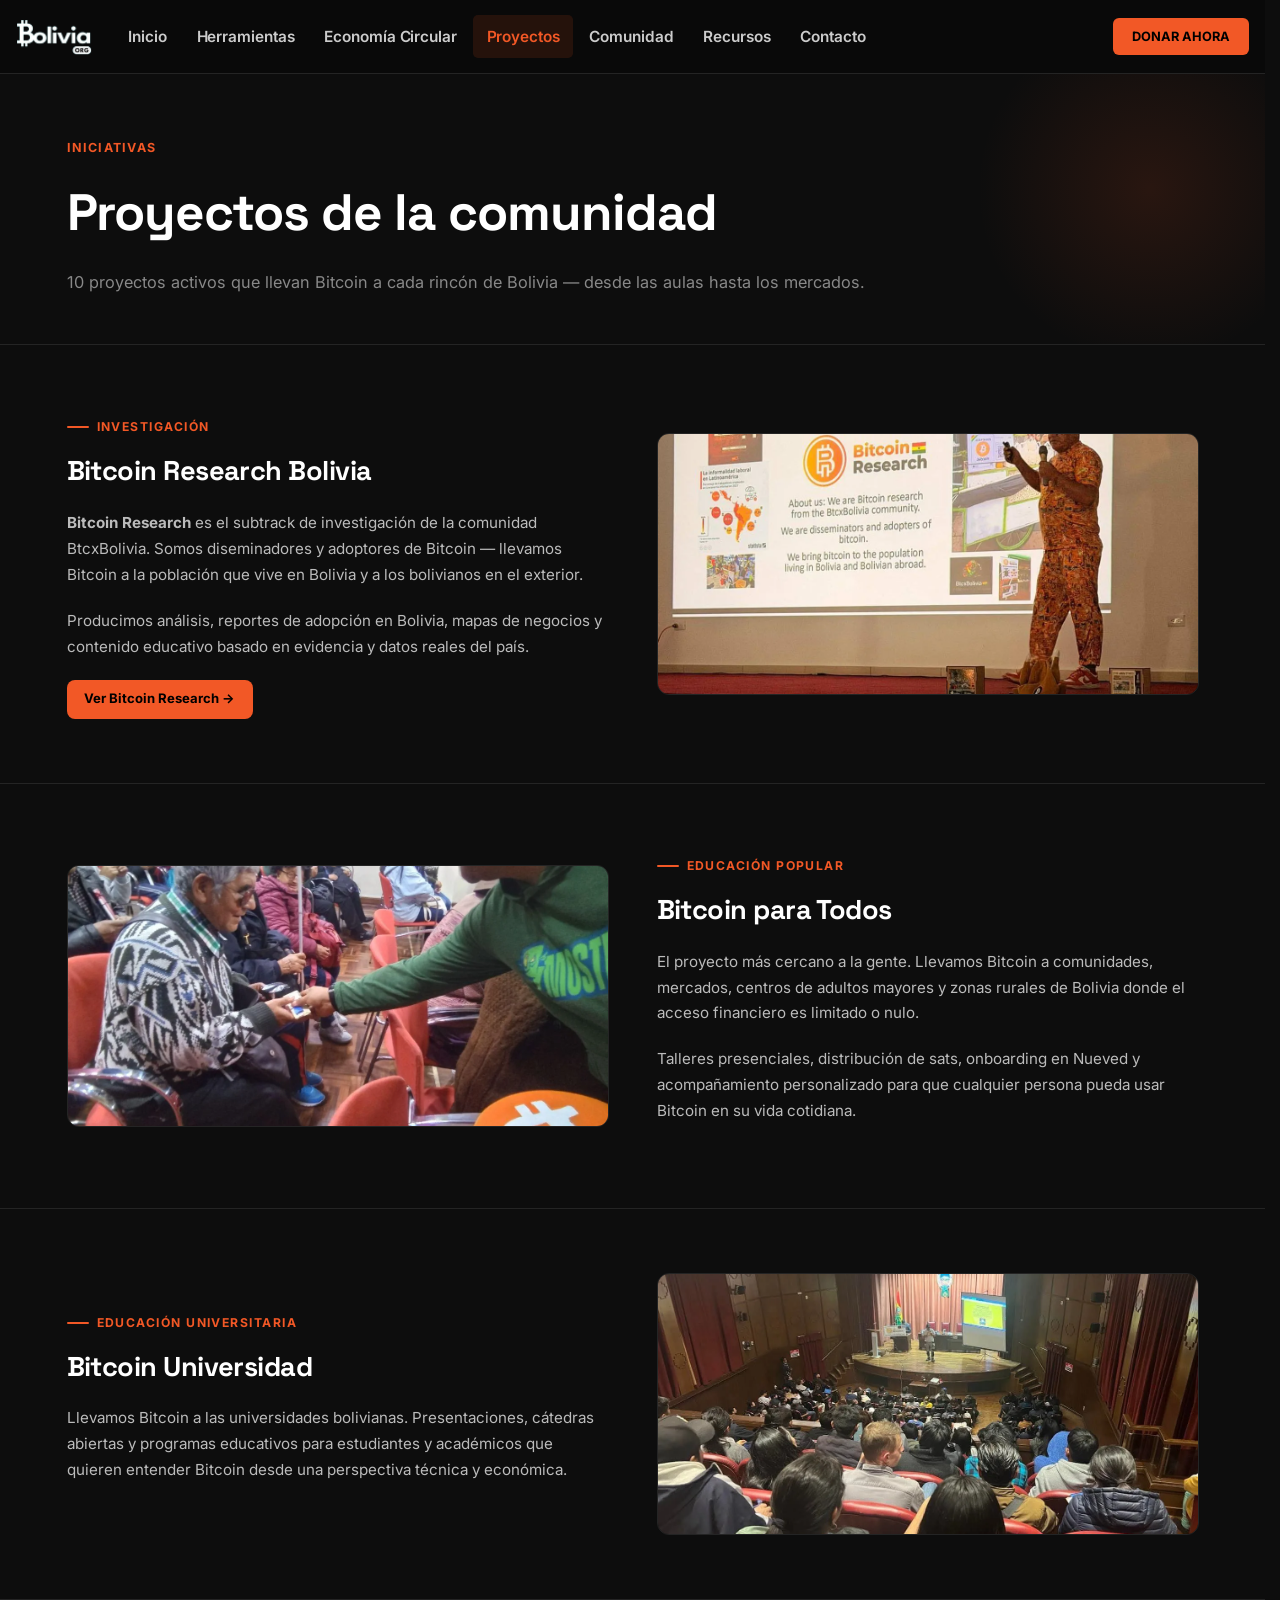
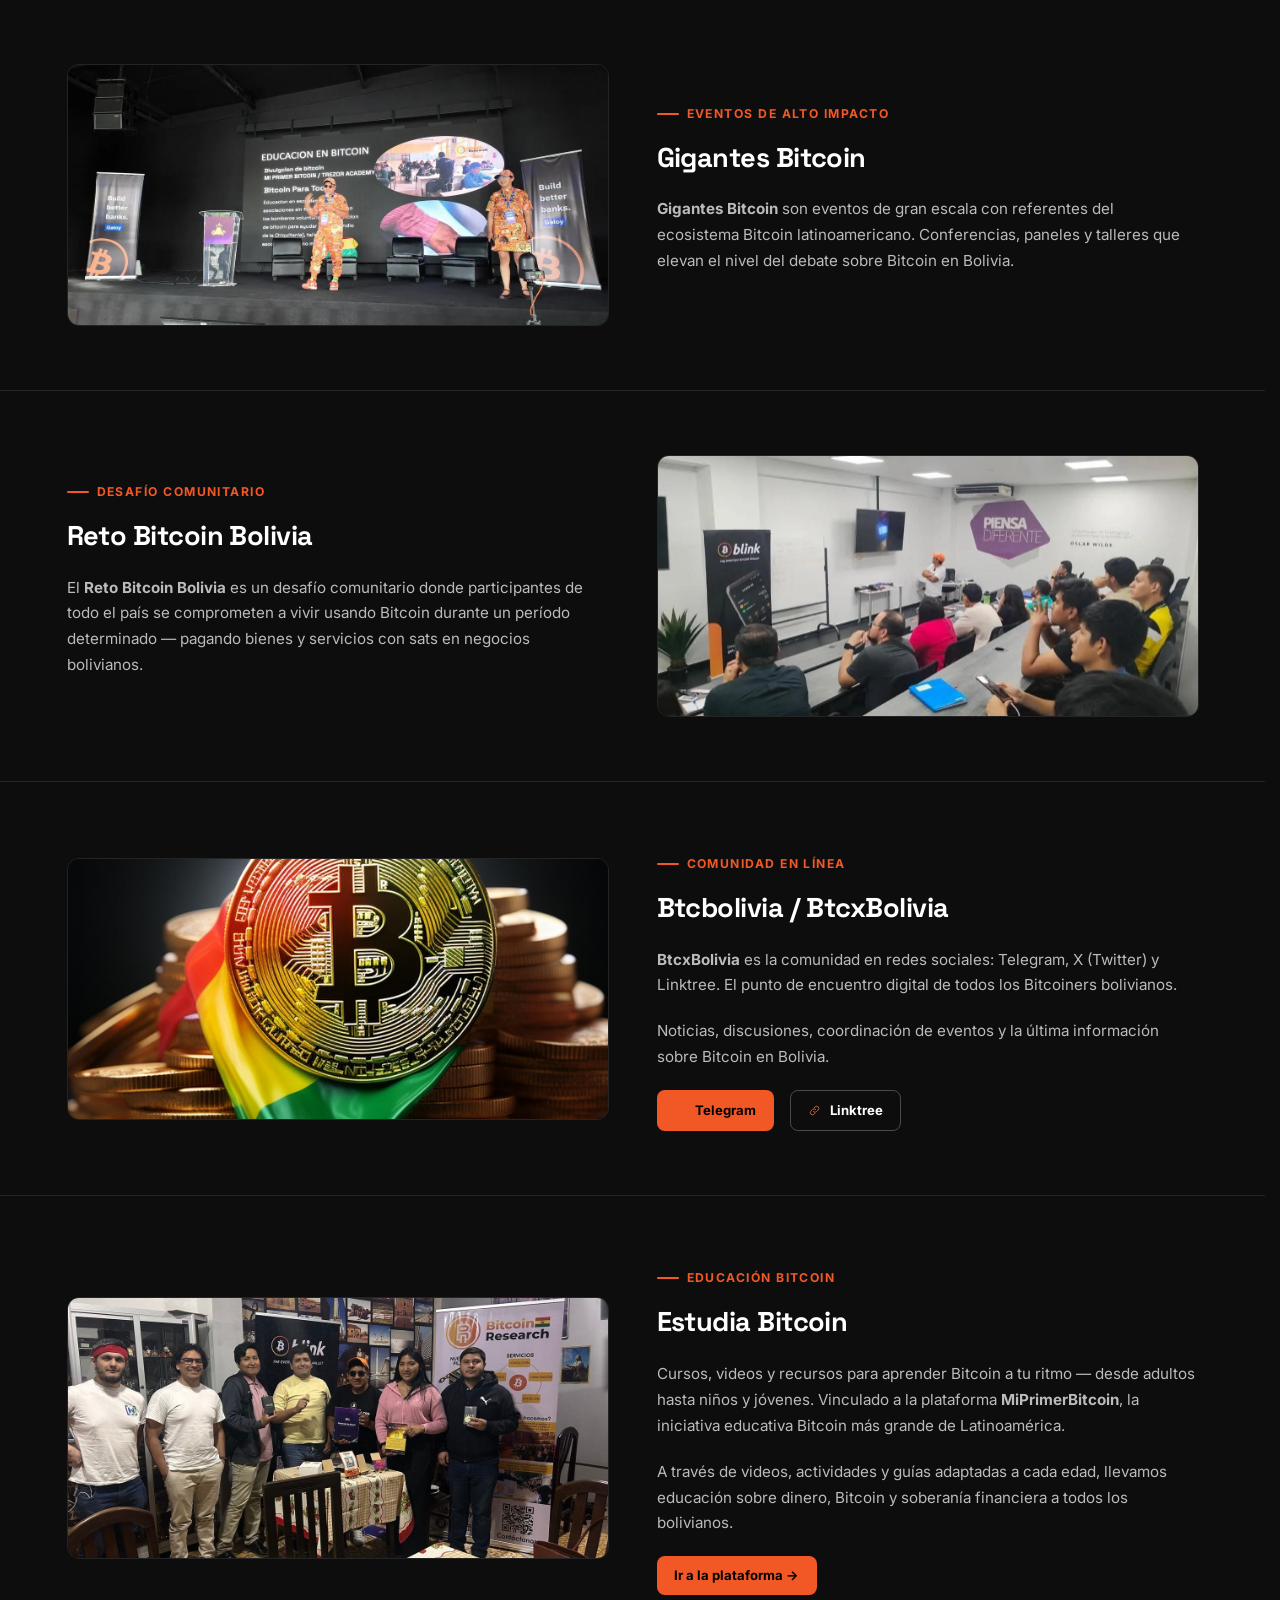
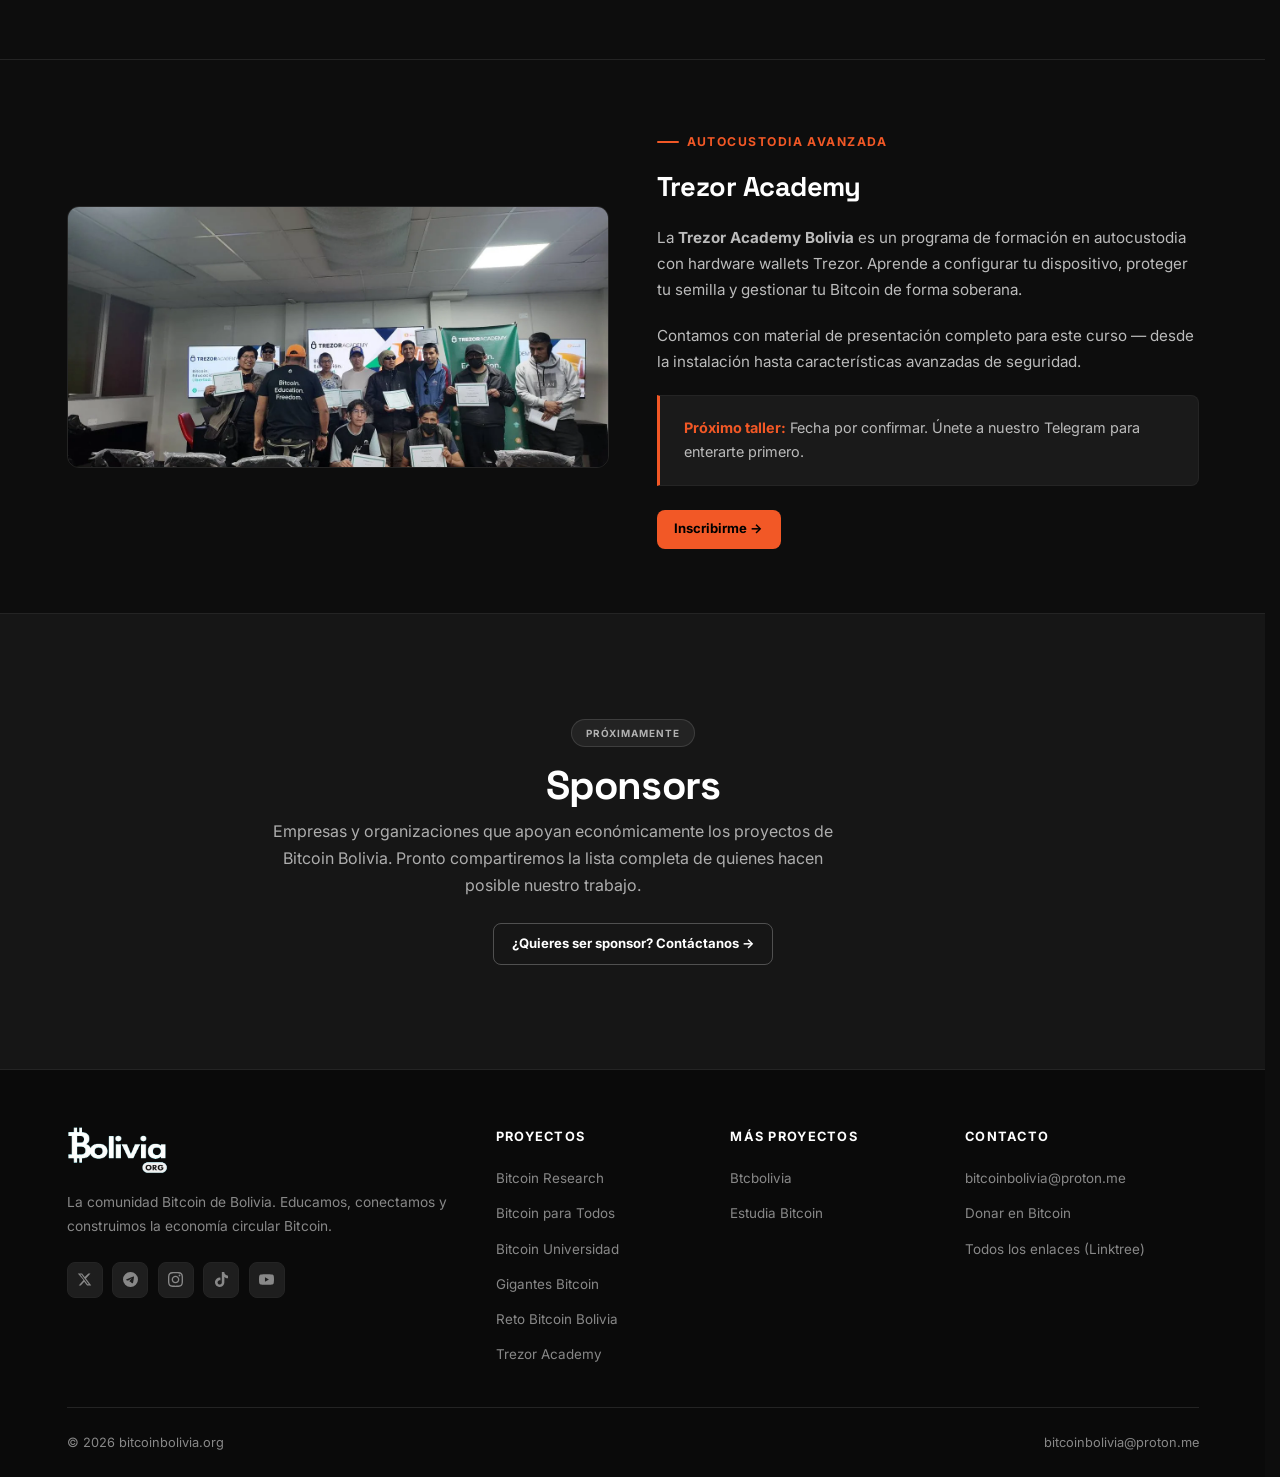
<file: proyectos.html>
<!DOCTYPE html>
<html lang="es">
<head>
  <meta charset="UTF-8">
  <meta name="viewport" content="width=device-width, initial-scale=1.0">
  <title>Proyectos Bitcoin Bolivia — ₿olivia.ORG</title>
  <meta name="description" content="Bitcoin Research, Bitcoin para Todos, Universidad Bitcoin, Gigantes Bitcoin, Trezor Academy y más proyectos de la comunidad boliviana.">
  <link rel="canonical" href="https://bitcoinbolivia.org/proyectos.html">

  <!-- Open Graph -->
  <meta property="og:type" content="website">
  <meta property="og:site_name" content="₿olivia.ORG">
  <meta property="og:locale" content="es_BO">
  <meta property="og:url" content="https://bitcoinbolivia.org/proyectos.html">
  <meta property="og:title" content="Proyectos Bitcoin Bolivia — ₿olivia.ORG">
  <meta property="og:description" content="Bitcoin Research, Bitcoin para Todos, Universidad Bitcoin, Gigantes Bitcoin, Trezor Academy y más proyectos de la comunidad boliviana.">
  <meta property="og:image" content="https://bitcoinbolivia.org/assets/img/og-image.png">
  <meta property="og:image:width" content="1200">
  <meta property="og:image:height" content="630">

  <!-- Twitter Card -->
  <meta name="twitter:card" content="summary_large_image">
  <meta name="twitter:site" content="@btcxbolivia">
  <meta name="twitter:title" content="Proyectos Bitcoin Bolivia — ₿olivia.ORG">
  <meta name="twitter:description" content="Bitcoin Research, Bitcoin para Todos, Universidad Bitcoin, Gigantes Bitcoin, Trezor Academy y más proyectos de la comunidad boliviana.">
  <meta name="twitter:image" content="https://bitcoinbolivia.org/assets/img/og-image.png">
  <link rel="icon" type="image/x-icon" href="favicon.ico">
  <link rel="icon" type="image/png" sizes="32x32" href="favicon-32.png">
  <link rel="apple-touch-icon" href="apple-touch-icon.png">
  <link rel="manifest" href="site.webmanifest">
  <meta name="theme-color" content="#F25826">
  <link rel="stylesheet" href="css/style.css">
  <link rel="stylesheet" href="css/enhance.css">
</head>
<body>

<nav class="navbar" id="navbar">
  <div class="nav-inner">
    <a href="index.html" class="nav-logo-link">
      <img src="assets/img/logos/bitcoinbolivia-white.png" alt="Bitcoin Bolivia" style="height:36px; width:auto;">
    </a>
    <button class="nav-toggle" id="navToggle" aria-label="Abrir menú"><span></span><span></span><span></span></button>
    <ul class="nav-links" id="navLinks">
      <li><a href="index.html">Inicio</a></li>

      <li class="has-dropdown">
        <a href="herramientas.html">Herramientas</a>
        <ul class="dropdown-menu">
          <li><a href="herramientas.html#tutoriales">Tutoriales</a></li>
          <li><a href="herramientas.html#nueved">Nueved</a></li>
          <li class="has-subdropdown">
            <a href="herramientas.html#adquiere">Adquiere Bitcoin</a>
            <ul class="subdropdown-menu">
              <li><a href="herramientas.html#lnp2pbot">lnp2pbot</a></li>
              <li><a href="herramientas.html#mostro">Mostro Boliviano</a></li>
            </ul>
          </li>
          <li><a href="herramientas.html#cashu">Cashu Mint</a></li>
          <li class="divider-item"></li>
          <li><a href="herramientas.html#mentorias">Mentorías</a></li>
          <li><a href="herramientas.html#autocustodia">Autocustodia</a></li>
          <li><a href="herramientas.html#nodos">Nodos</a></li>
          <li><a href="herramientas.html#mineria">Minería</a></li>
        </ul>
      </li>

      <li class="has-dropdown">
        <a href="economia.html">Economía Circular</a>
        <ul class="dropdown-menu">
          <li><a href="economia.html#btcmap">BTCMap Bolivia</a></li>
          <li><a href="economia.html#info">Registra tu Negocio</a></li>
          <li><a href="economia.html#qr">Crea tu QR</a></li>
          <li><a href="economia.html#aloja">Aloja a Bitcoiners</a></li>
          <li><a href="economia.html#btcpay-pro">BTCPay (negocios)</a></li>
          <li><a href="economia.html#acepto">Imprimir Acepto Bitcoin</a></li>
          <li><a href="economia.html#apoya-stickers">Apoyar (Stickers)</a></li>
        </ul>
      </li>

      <li class="has-dropdown">
        <a href="proyectos.html">Proyectos</a>
        <ul class="dropdown-menu">
          <li><a href="proyectos.html#research">Bitcoin Research</a></li>
          <li><a href="proyectos.html#paratodos">Bitcoin para Todos</a></li>
          <li><a href="proyectos.html#universidad">Bitcoin Universidad</a></li>
          <li><a href="proyectos.html#gigantes">Gigantes Bitcoin</a></li>
          <li><a href="proyectos.html#reto">Reto Bitcoin Bolivia</a></li>
          <li><a href="proyectos.html#sponsors">Sponsors</a></li>
          <li class="divider-item"></li>
          <li><a href="proyectos.html#btcbolivia">Btcbolivia</a></li>
          <li><a href="proyectos.html#estudia">Estudia Bitcoin</a></li>
          <li><a href="proyectos.html#trezor">Trezor Academy</a></li>
        </ul>
      </li>

      <li class="has-dropdown">
        <a href="eventos.html">Comunidad</a>
        <ul class="dropdown-menu">
          <li><a href="eventos.html#partners">Partners</a></li>
          <li><a href="eventos.html#voluntario">Sé Voluntario</a></li>
          <li><a href="eventos.html#comunidad-online">Comunidad en línea</a></li>
          <li><a href="eventos.html#comunidades-amigas">Comunidades Amigas</a></li>
          <li><a href="eventos.html#news">Bitcoin Bolivia News</a></li>
          <li><a href="eventos.html#blog">Blog</a></li>
          <li><a href="eventos.html#feed">Feed</a></li>
          <li><a href="eventos.html#nostr">Conecta Nostr</a></li>
          <li><a href="eventos.html#nos-viste-en">Nos Viste en</a></li>
        </ul>
      </li>

      <li class="has-dropdown">
        <a href="whitepaper.html">Recursos</a>
        <ul class="dropdown-menu">
          <li><a href="whitepaper.html">White Paper</a></li>
          <li><a href="tienda.html">Tienda</a></li>
          <li><a href="contacto.html#faq">Preguntas Frecuentes</a></li>
        </ul>
      </li>

      <li><a href="contacto.html">Contacto</a></li>
    </ul>
    <a href="https://btcpay.cubabitcoin.org/apps/27dbHceYwWpxCtfoQgXG4638XH3e/crowdfund" class="btn-donar" target="_blank" rel="noopener">DONAR AHORA</a>
  </div>
</nav>

<!-- PAGE HEADER -->
<div class="page-hero">
  <div class="container">
    <div class="page-eyebrow">Iniciativas</div>
    <h1 class="page-title">Proyectos de la comunidad</h1>
    <p class="page-subtitle">10 proyectos activos que llevan Bitcoin a cada rincón de Bolivia — desde las aulas hasta los mercados.</p>
  </div>
</div>

<!-- ── BITCOIN RESEARCH ───────────────────────────────────────── -->
<section class="tool-block" id="research">
  <div class="container">
    <div class="tool-layout">
      <div class="tool-text">
        <span class="section-eyebrow">Investigación</span>
        <h3>Bitcoin Research Bolivia</h3>
        <p>
          <strong>Bitcoin Research</strong> es el subtrack de investigación de la comunidad BtcxBolivia.
          Somos diseminadores y adoptores de Bitcoin — llevamos Bitcoin a la población
          que vive en Bolivia y a los bolivianos en el exterior.
        </p>
        <p>
          Producimos análisis, reportes de adopción en Bolivia, mapas de negocios y
          contenido educativo basado en evidencia y datos reales del país.
        </p>
        <a href="https://app.cluborange.org/bitcoinresearch" class="btn btn-primary btn-sm" target="_blank" rel="noopener">Ver Bitcoin Research →</a>
      </div>
      <div class="tool-visual">
        <img loading="lazy" decoding="async" src="assets/img/comunidad/photo_2026-06-04_03-18-21.webp" alt="Bitcoin Research Bolivia">
      </div>
    </div>
  </div>
</section>

<!-- ── BITCOIN PARA TODOS ─────────────────────────────────────── -->
<section class="tool-block" id="paratodos">
  <div class="container">
    <div class="tool-layout reverse">
      <div class="tool-text">
        <span class="section-eyebrow">Educación popular</span>
        <h3>Bitcoin para Todos</h3>
        <p>
          El proyecto más cercano a la gente. Llevamos Bitcoin a comunidades, mercados,
          centros de adultos mayores y zonas rurales de Bolivia donde el acceso financiero
          es limitado o nulo.
        </p>
        <p>
          Talleres presenciales, distribución de sats, onboarding en Nueved y acompañamiento
          personalizado para que cualquier persona pueda usar Bitcoin en su vida cotidiana.
        </p>
      </div>
      <div class="tool-visual">
        <img loading="lazy" decoding="async" src="assets/img/comunidad/photo_2026-06-04_03-20-46.webp" alt="Bitcoin para Todos Bolivia">
      </div>
    </div>
  </div>
</section>

<!-- ── BITCOIN UNIVERSIDAD ───────────────────────────────────── -->
<section class="tool-block" id="universidad">
  <div class="container">
    <div class="tool-layout">
      <div class="tool-text">
        <span class="section-eyebrow">Educación universitaria</span>
        <h3>Bitcoin Universidad</h3>
        <p>
          Llevamos Bitcoin a las universidades bolivianas. Presentaciones, cátedras abiertas
          y programas educativos para estudiantes y académicos que quieren entender
          Bitcoin desde una perspectiva técnica y económica.
        </p>
      </div>
      <div class="tool-visual">
        <img loading="lazy" decoding="async" src="assets/img/comunidad/photo_2026-06-04_03-23-28.webp" alt="Bitcoin Universidad Bolivia">
      </div>
    </div>
  </div>
</section>

<!-- ── GIGANTES BITCOIN ──────────────────────────────────────── -->
<section class="tool-block" id="gigantes">
  <div class="container">
    <div class="tool-layout reverse">
      <div class="tool-text">
        <span class="section-eyebrow">Eventos de alto impacto</span>
        <h3>Gigantes Bitcoin</h3>
        <p>
          <strong>Gigantes Bitcoin</strong> son eventos de gran escala con referentes
          del ecosistema Bitcoin latinoamericano. Conferencias, paneles y talleres
          que elevan el nivel del debate sobre Bitcoin en Bolivia.
        </p>
      </div>
      <div class="tool-visual">
        <img loading="lazy" decoding="async" src="assets/img/comunidad/photo_2026-06-04_03-22-49.webp" alt="Gigantes Bitcoin Bolivia">
      </div>
    </div>
  </div>
</section>

<!-- ── RETO BITCOIN BOLIVIA ──────────────────────────────────── -->
<section class="tool-block" id="reto">
  <div class="container">
    <div class="tool-layout">
      <div class="tool-text">
        <span class="section-eyebrow">Desafío comunitario</span>
        <h3>Reto Bitcoin Bolivia</h3>
        <p>
          El <strong>Reto Bitcoin Bolivia</strong> es un desafío comunitario donde participantes
          de todo el país se comprometen a vivir usando Bitcoin durante un período determinado —
          pagando bienes y servicios con sats en negocios bolivianos.
        </p>
      </div>
      <div class="tool-visual">
        <img loading="lazy" decoding="async" src="assets/img/comunidad/photo_2026-06-04_03-22-52.webp" alt="Reto Bitcoin Bolivia">
      </div>
    </div>
  </div>
</section>

<!-- ── BTCBOLIVIA ─────────────────────────────────────────────── -->
<section class="tool-block" id="btcbolivia">
  <div class="container">
    <div class="tool-layout reverse">
      <div class="tool-text">
        <span class="section-eyebrow">Comunidad en línea</span>
        <h3>Btcbolivia / BtcxBolivia</h3>
        <p>
          <strong>BtcxBolivia</strong> es la comunidad en redes sociales: Telegram, X (Twitter)
          y Linktree. El punto de encuentro digital de todos los Bitcoiners bolivianos.
        </p>
        <p>
          Noticias, discusiones, coordinación de eventos y la última información
          sobre Bitcoin en Bolivia.
        </p>
        <div style="display:flex; gap:1rem; flex-wrap:wrap; margin-top:1.25rem;">
          <a href="https://t.me/btcxbolivia" class="btn btn-primary btn-sm" target="_blank" rel="noopener"><svg class="ic" viewBox="0 0 24 24"><path d="M22 2 11 13"/><path d="M22 2 15 22l-4-9-9-4 20-7z"/></svg> Telegram</a>
          <a href="https://linktr.ee/bitcoinr3" class="btn btn-outline btn-sm" target="_blank" rel="noopener"><svg class="ic" viewBox="0 0 24 24"><path d="M10 14a4 4 0 0 0 5.66 0l3-3A4 4 0 0 0 13 5.34l-1.5 1.5"/><path d="M14 10a4 4 0 0 0-5.66 0l-3 3A4 4 0 0 0 11 18.66l1.5-1.5"/></svg> Linktree</a>
        </div>
      </div>
      <div class="tool-visual">
        <img loading="lazy" decoding="async" src="assets/img/logos/btcxbolivia.jpg" alt="BtcxBolivia — Comunidad Bitcoin Bolivia">
      </div>
    </div>
  </div>
</section>

<!-- ── ESTUDIA BITCOIN ───────────────────────────────────────── -->
<section class="tool-block" id="estudia">
  <div class="container">
    <div class="tool-layout reverse">
      <div class="tool-text">
        <span class="section-eyebrow">Educación Bitcoin</span>
        <h3>Estudia Bitcoin</h3>
        <p>
          Cursos, videos y recursos para aprender Bitcoin a tu ritmo — desde adultos
          hasta niños y jóvenes. Vinculado a la plataforma <strong>MiPrimerBitcoin</strong>,
          la iniciativa educativa Bitcoin más grande de Latinoamérica.
        </p>
        <p>
          A través de videos, actividades y guías adaptadas a cada edad, llevamos
          educación sobre dinero, Bitcoin y soberanía financiera a todos los bolivianos.
        </p>
        <a href="#" class="btn btn-primary btn-sm" target="_blank">Ir a la plataforma →</a>
      </div>
      <div class="tool-visual">
        <img loading="lazy" decoding="async" src="assets/img/comunidad/estudiabitcoin.jpg" alt="Estudia Bitcoin — educación Bitcoin Bolivia">
      </div>
    </div>
  </div>
</section>

<!-- ── TREZOR ACADEMY ─────────────────────────────────────────── -->
<section class="tool-block" id="trezor">
  <div class="container">
    <div class="tool-layout reverse">
      <div class="tool-text">
        <span class="section-eyebrow">Autocustodia avanzada</span>
        <h3>Trezor Academy</h3>
        <p>
          La <strong>Trezor Academy Bolivia</strong> es un programa de formación en autocustodia
          con hardware wallets Trezor. Aprende a configurar tu dispositivo, proteger tu semilla
          y gestionar tu Bitcoin de forma soberana.
        </p>
        <p>
          Contamos con material de presentación completo para este curso —
          desde la instalación hasta características avanzadas de seguridad.
        </p>
        <div class="info-box mb-3">
          <strong>Próximo taller:</strong> Fecha por confirmar. Únete a nuestro Telegram
          para enterarte primero.
        </div>
        <a href="#" class="btn btn-primary btn-sm">Inscribirme →</a>
      </div>
      <div class="tool-visual">
        <img loading="lazy" decoding="async" src="assets/img/comunidad/photo_2026-06-04_03-18-12.webp" alt="Trezor Academy Bolivia">
      </div>
    </div>
  </div>
</section>

<!-- ── SPONSORS (próximamente) ────────────────────────────────── -->
<section class="section section-alt" id="sponsors">
  <div class="container">
    <div class="proximamente-block reveal">
      <span class="proximamente-badge">Próximamente</span>
      <h2 class="section-title">Sponsors</h2>
      <p class="section-sub">Empresas y organizaciones que apoyan económicamente los proyectos de Bitcoin Bolivia. Pronto compartiremos la lista completa de quienes hacen posible nuestro trabajo.</p>
      <div style="margin-top:1.5rem;">
        <a href="contacto.html" class="btn btn-outline btn-sm">¿Quieres ser sponsor? Contáctanos →</a>
      </div>
    </div>
  </div>
</section>

<!-- FOOTER -->
<footer class="footer">
  <div class="container">
    <div class="footer-grid">
      <div>
        <a href="index.html"><img src="assets/img/logos/bitcoinbolivia-white.png" alt="Bitcoin Bolivia" style="height:48px; width:auto; display:block; margin-bottom:1rem;"></a>
        <p class="footer-desc">La comunidad Bitcoin de Bolivia. Educamos, conectamos y construimos la economía circular Bitcoin.</p>
        <div class="social-icons-row">
          <a href="https://x.com/btcxbolivia" class="soc-btn x-btn" title="X / Twitter" target="_blank" rel="noopener"><svg viewBox="0 0 24 24"><path d="M18.244 2.25h3.308l-7.227 8.26 8.502 11.24H16.17l-4.714-6.231-5.401 6.231H2.744l7.73-8.835L1.254 2.25H8.08l4.265 5.638 5.899-5.638zm-1.161 17.52h1.833L7.084 4.126H5.117z"/></svg></a>
          <a href="https://t.me/btcxbolivia" class="soc-btn tg-btn" title="Telegram" target="_blank" rel="noopener"><svg viewBox="0 0 24 24"><path d="M11.944 0A12 12 0 0 0 0 12a12 12 0 0 0 12 12 12 12 0 0 0 12-12A12 12 0 0 0 12 0a12 12 0 0 0-.056 0zm4.962 7.224c.1-.002.321.023.465.14a.506.506 0 0 1 .171.325c.016.093.036.306.02.472-.18 1.898-.962 6.502-1.36 8.627-.168.9-.499 1.201-.82 1.23-.696.065-1.225-.46-1.9-.902-1.056-.693-1.653-1.124-2.678-1.8-1.185-.78-.417-1.21.258-1.91.177-.184 3.247-2.977 3.307-3.23.007-.032.014-.15-.056-.212s-.174-.041-.249-.024c-.106.024-1.793 1.14-5.061 3.345-.48.33-.913.49-1.302.48-.428-.008-1.252-.241-1.865-.44-.752-.245-1.349-.374-1.297-.789.027-.216.325-.437.893-.663 3.498-1.524 5.83-2.529 6.998-3.014 3.332-1.386 4.025-1.627 4.476-1.635z"/></svg></a>
          <a href="https://www.instagram.com/btcxbolivia" class="soc-btn ig-btn" title="Instagram" target="_blank" rel="noopener"><svg viewBox="0 0 24 24"><path d="M12 2.163c3.204 0 3.584.012 4.85.07 3.252.148 4.771 1.691 4.919 4.919.058 1.265.069 1.645.069 4.849 0 3.205-.012 3.584-.069 4.849-.149 3.225-1.664 4.771-4.919 4.919-1.266.058-1.644.07-4.85.07-3.204 0-3.584-.012-4.849-.07-3.26-.149-4.771-1.699-4.919-4.92-.058-1.265-.07-1.644-.07-4.849 0-3.204.013-3.583.07-4.849.149-3.227 1.664-4.771 4.919-4.919 1.266-.057 1.645-.069 4.849-.069zm0-2.163c-3.259 0-3.667.014-4.947.072-4.358.2-6.78 2.618-6.98 6.98-.059 1.281-.073 1.689-.073 4.948 0 3.259.014 3.668.072 4.948.2 4.358 2.618 6.78 6.98 6.98 1.281.058 1.689.072 4.948.072 3.259 0 3.668-.014 4.948-.072 4.354-.2 6.782-2.618 6.979-6.98.059-1.28.073-1.689.073-4.948 0-3.259-.014-3.667-.072-4.947-.196-4.354-2.617-6.78-6.979-6.98-1.281-.059-1.69-.073-4.949-.073zm0 5.838c-3.403 0-6.162 2.759-6.162 6.162s2.759 6.163 6.162 6.163 6.162-2.759 6.162-6.163c0-3.403-2.759-6.162-6.162-6.162zm0 10.162c-2.209 0-4-1.79-4-4 0-2.209 1.791-4 4-4s4 1.791 4 4c0 2.21-1.791 4-4 4zm6.406-11.845c-.796 0-1.441.645-1.441 1.44s.645 1.44 1.441 1.44c.795 0 1.439-.645 1.439-1.44s-.644-1.44-1.439-1.44z"/></svg></a>
          <a href="https://www.tiktok.com/@btcxbolivia" class="soc-btn tt-btn" title="TikTok" target="_blank" rel="noopener"><svg viewBox="0 0 24 24"><path d="M12.525.02c1.31-.02 2.61-.01 3.91-.02.08 1.53.63 3.09 1.75 4.17 1.12 1.11 2.7 1.62 4.24 1.79v4.03c-1.44-.05-2.89-.35-4.2-.97-.57-.26-1.1-.59-1.62-.93-.01 2.92.01 5.84-.02 8.75-.08 1.4-.54 2.79-1.35 3.94-1.31 1.92-3.58 3.17-5.91 3.21-1.43.08-2.86-.31-4.08-1.03-2.02-1.19-3.44-3.37-3.65-5.71-.02-.5-.03-1-.01-1.49.18-1.9 1.12-3.72 2.58-4.96 1.66-1.44 3.98-2.13 6.15-1.72.02 1.48-.04 2.96-.04 4.44-.99-.32-2.15-.23-3.02.37-.63.41-1.11 1.04-1.36 1.75-.21.51-.15 1.07-.14 1.61.24 1.64 1.82 3.02 3.5 2.87 1.12-.01 2.19-.66 2.77-1.61.19-.33.4-.67.41-1.06.1-1.79.06-3.57.07-5.36.01-4.03-.01-8.05.02-12.07z"/></svg></a>
          <a href="https://youtube.com/@bitcoinr3" class="soc-btn yt-btn" title="YouTube" target="_blank" rel="noopener"><svg viewBox="0 0 24 24"><path d="M23.498 6.186a3.016 3.016 0 0 0-2.122-2.136C19.505 3.545 12 3.545 12 3.545s-7.505 0-9.377.505A3.017 3.017 0 0 0 .502 6.186C0 8.07 0 12 0 12s0 3.93.502 5.814a3.016 3.016 0 0 0 2.122 2.136c1.871.505 9.376.505 9.376.505s7.505 0 9.377-.505a3.015 3.015 0 0 0 2.122-2.136C24 15.93 24 12 24 12s0-3.93-.502-5.814zM9.545 15.568V8.432L15.818 12l-6.273 3.568z"/></svg></a>
        </div>
      </div>
      <div>
        <div class="footer-col-title">Proyectos</div>
        <ul class="footer-links">
          <li><a href="#research">Bitcoin Research</a></li>
          <li><a href="#paratodos">Bitcoin para Todos</a></li>
          <li><a href="#universidad">Bitcoin Universidad</a></li>
          <li><a href="#gigantes">Gigantes Bitcoin</a></li>
          <li><a href="#reto">Reto Bitcoin Bolivia</a></li>
          <li><a href="#trezor">Trezor Academy</a></li>
        </ul>
      </div>
      <div>
        <div class="footer-col-title">Más proyectos</div>
        <ul class="footer-links">
          <li><a href="#btcbolivia">Btcbolivia</a></li>
          <li><a href="#estudia">Estudia Bitcoin</a></li>
        </ul>
      </div>
      <div>
        <div class="footer-col-title">Contacto</div>
        <ul class="footer-links">
          <li><a href="mailto:bitcoinbolivia@proton.me">bitcoinbolivia@proton.me</a></li>
          <li><a href="https://btcpay.cubabitcoin.org/apps/27dbHceYwWpxCtfoQgXG4638XH3e/crowdfund" target="_blank" rel="noopener">Donar en Bitcoin</a></li>
          <li><a href="https://linktr.ee/bitcoinr3" target="_blank" rel="noopener">Todos los enlaces (Linktree)</a></li>
        </ul>
      </div>
    </div>
    <div class="footer-bottom">
      <div class="footer-copy">© 2026 bitcoinbolivia.org</div>
      <div class="footer-copy">bitcoinbolivia@proton.me</div>
    </div>
  </div>
</footer>

<script src="js/main.js"></script>
<script src="js/enhance.js"></script>
</body>
</html>
</file>
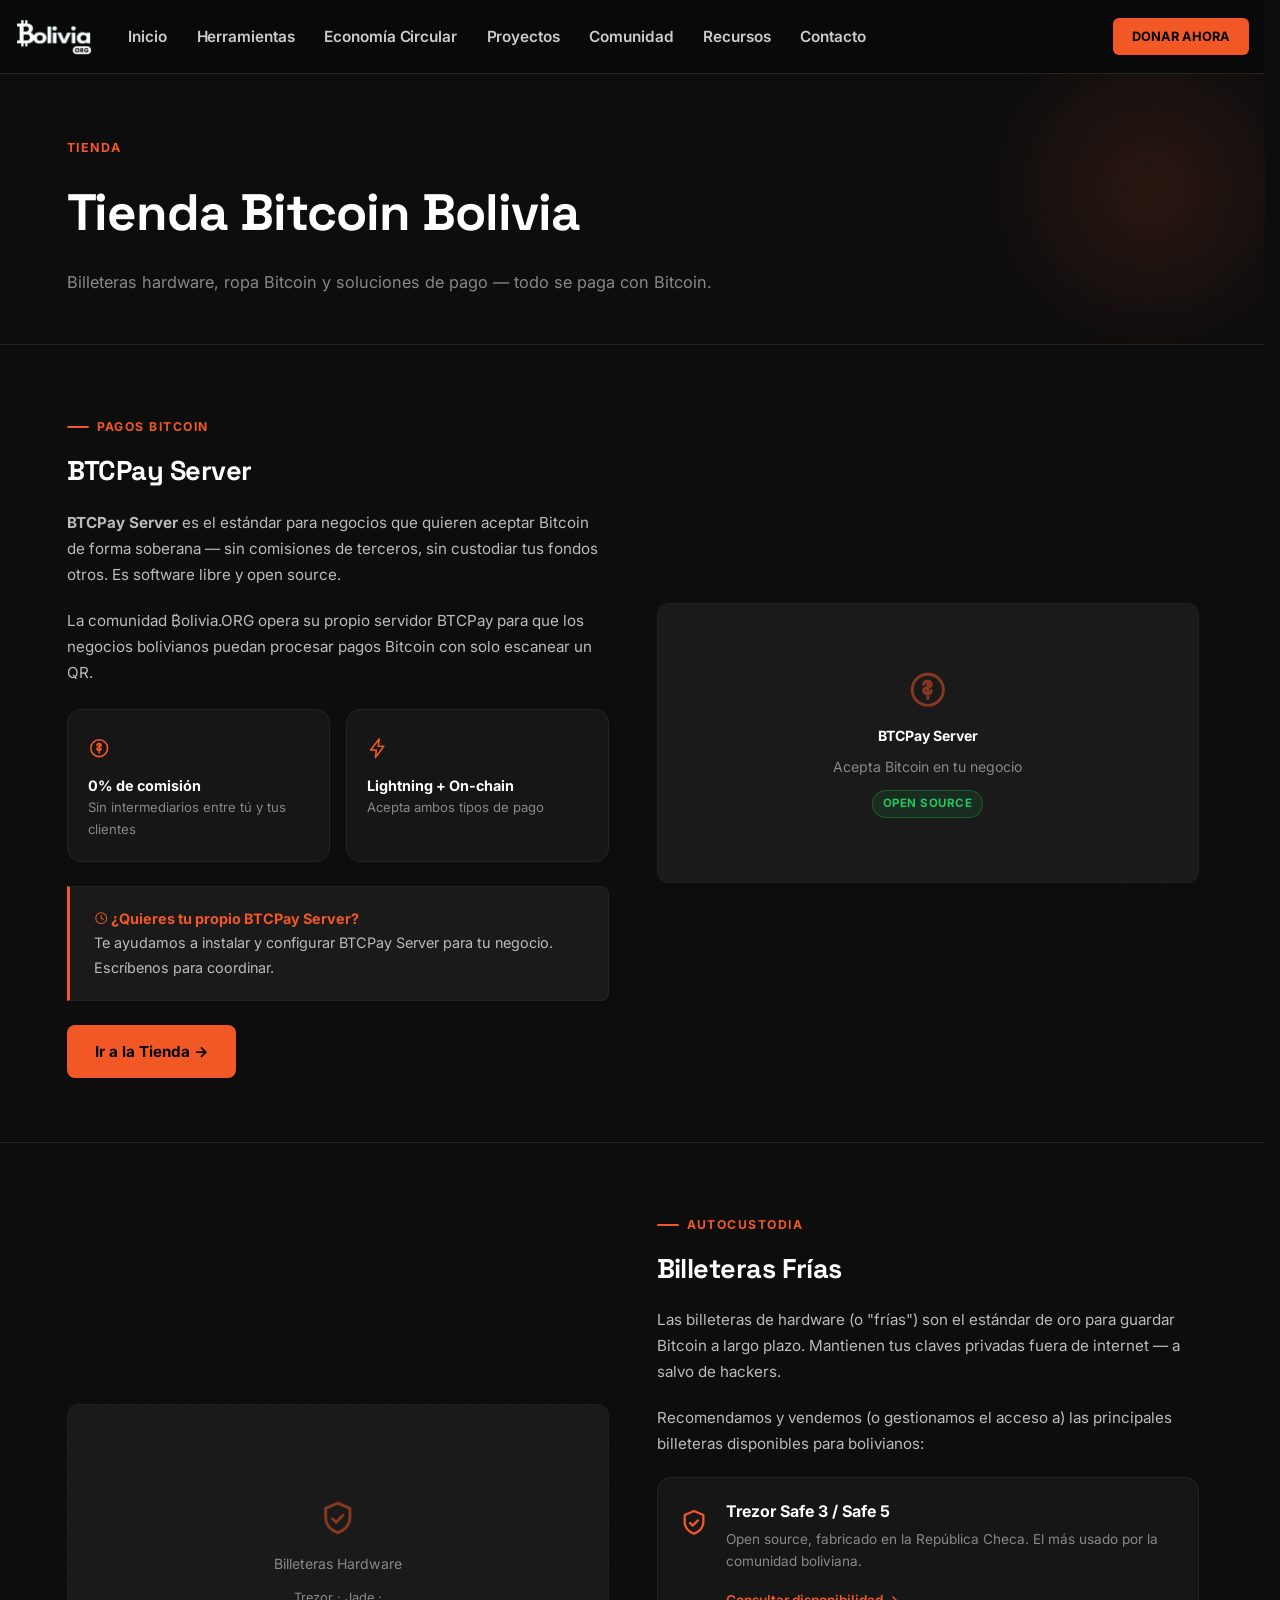
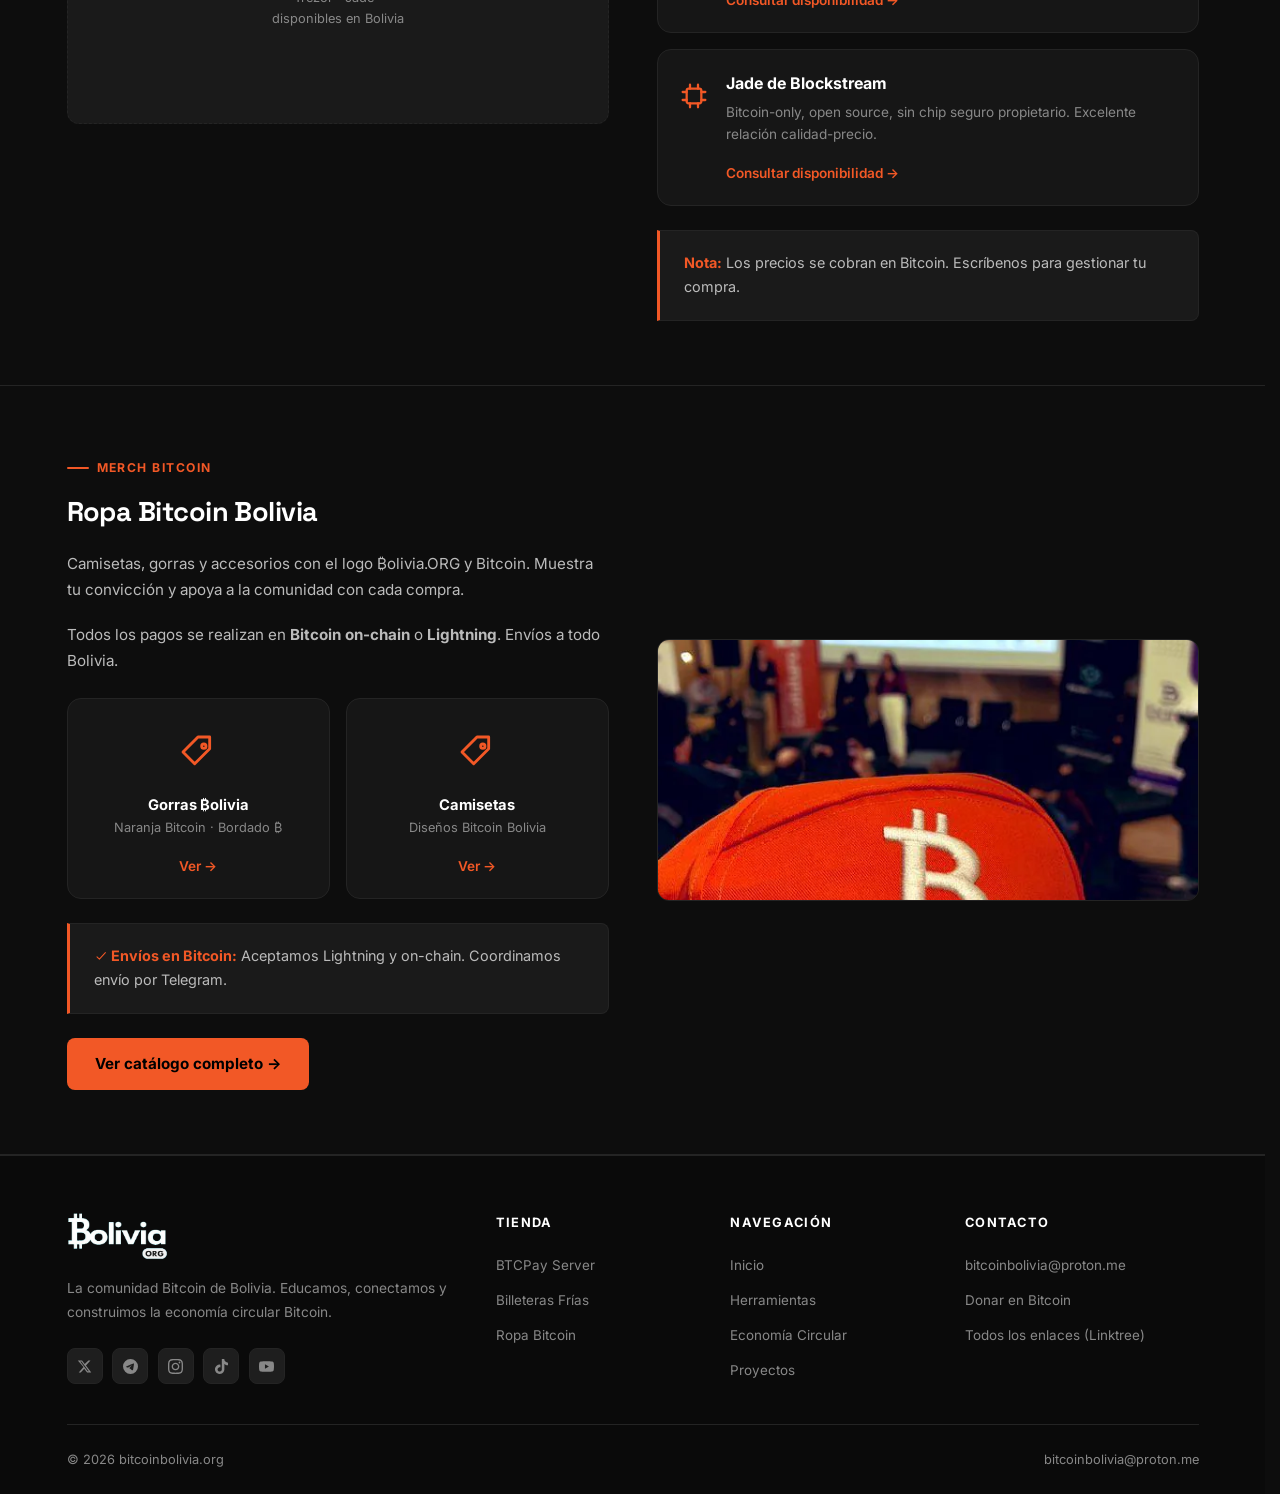
<file: tienda.html>
<!DOCTYPE html>
<html lang="es">
<head>
  <meta charset="UTF-8">
  <meta name="viewport" content="width=device-width, initial-scale=1.0">
  <title>Tienda Bitcoin Bolivia — ₿olivia.ORG</title>
  <meta name="description" content="BTCPay Server, billeteras frías y ropa Bitcoin. Todos los pagos en Bitcoin.">
  <link rel="canonical" href="https://bitcoinbolivia.org/tienda.html">

  <!-- Open Graph -->
  <meta property="og:type" content="website">
  <meta property="og:site_name" content="₿olivia.ORG">
  <meta property="og:locale" content="es_BO">
  <meta property="og:url" content="https://bitcoinbolivia.org/tienda.html">
  <meta property="og:title" content="Tienda Bitcoin Bolivia — ₿olivia.ORG">
  <meta property="og:description" content="BTCPay Server, billeteras frías y ropa Bitcoin. Todos los pagos en Bitcoin.">
  <meta property="og:image" content="https://bitcoinbolivia.org/assets/img/og-image.png">
  <meta property="og:image:width" content="1200">
  <meta property="og:image:height" content="630">

  <!-- Twitter Card -->
  <meta name="twitter:card" content="summary_large_image">
  <meta name="twitter:site" content="@btcxbolivia">
  <meta name="twitter:title" content="Tienda Bitcoin Bolivia — ₿olivia.ORG">
  <meta name="twitter:description" content="BTCPay Server, billeteras frías y ropa Bitcoin. Todos los pagos en Bitcoin.">
  <meta name="twitter:image" content="https://bitcoinbolivia.org/assets/img/og-image.png">
  <link rel="icon" type="image/x-icon" href="favicon.ico">
  <link rel="icon" type="image/png" sizes="32x32" href="favicon-32.png">
  <link rel="apple-touch-icon" href="apple-touch-icon.png">
  <link rel="manifest" href="site.webmanifest">
  <meta name="theme-color" content="#F25826">
  <link rel="stylesheet" href="css/style.css">
  <link rel="stylesheet" href="css/enhance.css">
</head>
<body>

<nav class="navbar" id="navbar">
  <div class="nav-inner">
    <a href="index.html" class="nav-logo-link">
      <img src="assets/img/logos/bitcoinbolivia-white.png" alt="Bitcoin Bolivia" style="height:36px; width:auto;">
    </a>
    <button class="nav-toggle" id="navToggle" aria-label="Abrir menú"><span></span><span></span><span></span></button>
    <ul class="nav-links" id="navLinks">
      <li><a href="index.html">Inicio</a></li>

      <li class="has-dropdown">
        <a href="herramientas.html">Herramientas</a>
        <ul class="dropdown-menu">
          <li><a href="herramientas.html#tutoriales">Tutoriales</a></li>
          <li><a href="herramientas.html#nueved">Nueved</a></li>
          <li class="has-subdropdown">
            <a href="herramientas.html#adquiere">Adquiere Bitcoin</a>
            <ul class="subdropdown-menu">
              <li><a href="herramientas.html#lnp2pbot">lnp2pbot</a></li>
              <li><a href="herramientas.html#mostro">Mostro Boliviano</a></li>
            </ul>
          </li>
          <li><a href="herramientas.html#cashu">Cashu Mint</a></li>
          <li class="divider-item"></li>
          <li><a href="herramientas.html#mentorias">Mentorías</a></li>
          <li><a href="herramientas.html#autocustodia">Autocustodia</a></li>
          <li><a href="herramientas.html#nodos">Nodos</a></li>
          <li><a href="herramientas.html#mineria">Minería</a></li>
        </ul>
      </li>

      <li class="has-dropdown">
        <a href="economia.html">Economía Circular</a>
        <ul class="dropdown-menu">
          <li><a href="economia.html#btcmap">BTCMap Bolivia</a></li>
          <li><a href="economia.html#info">Registra tu Negocio</a></li>
          <li><a href="economia.html#qr">Crea tu QR</a></li>
          <li><a href="economia.html#aloja">Aloja a Bitcoiners</a></li>
          <li><a href="economia.html#btcpay-pro">BTCPay (negocios)</a></li>
          <li><a href="economia.html#acepto">Imprimir Acepto Bitcoin</a></li>
          <li><a href="economia.html#apoya-stickers">Apoyar (Stickers)</a></li>
        </ul>
      </li>

      <li class="has-dropdown">
        <a href="proyectos.html">Proyectos</a>
        <ul class="dropdown-menu">
          <li><a href="proyectos.html#research">Bitcoin Research</a></li>
          <li><a href="proyectos.html#paratodos">Bitcoin para Todos</a></li>
          <li><a href="proyectos.html#universidad">Bitcoin Universidad</a></li>
          <li><a href="proyectos.html#gigantes">Gigantes Bitcoin</a></li>
          <li><a href="proyectos.html#reto">Reto Bitcoin Bolivia</a></li>
          <li><a href="proyectos.html#sponsors">Sponsors</a></li>
          <li class="divider-item"></li>
          <li><a href="proyectos.html#btcbolivia">Btcbolivia</a></li>
          <li><a href="proyectos.html#estudia">Estudia Bitcoin</a></li>
          <li><a href="proyectos.html#trezor">Trezor Academy</a></li>
        </ul>
      </li>

      <li class="has-dropdown">
        <a href="eventos.html">Comunidad</a>
        <ul class="dropdown-menu">
          <li><a href="eventos.html#partners">Partners</a></li>
          <li><a href="eventos.html#voluntario">Sé Voluntario</a></li>
          <li><a href="eventos.html#comunidad-online">Comunidad en línea</a></li>
          <li><a href="eventos.html#comunidades-amigas">Comunidades Amigas</a></li>
          <li><a href="eventos.html#news">Bitcoin Bolivia News</a></li>
          <li><a href="eventos.html#blog">Blog</a></li>
          <li><a href="eventos.html#feed">Feed</a></li>
          <li><a href="eventos.html#nostr">Conecta Nostr</a></li>
          <li><a href="eventos.html#nos-viste-en">Nos Viste en</a></li>
        </ul>
      </li>

      <li class="has-dropdown">
        <a href="whitepaper.html">Recursos</a>
        <ul class="dropdown-menu">
          <li><a href="whitepaper.html">White Paper</a></li>
          <li><a href="tienda.html">Tienda</a></li>
          <li><a href="contacto.html#faq">Preguntas Frecuentes</a></li>
        </ul>
      </li>

      <li><a href="contacto.html">Contacto</a></li>
    </ul>
    <a href="https://btcpay.cubabitcoin.org/apps/27dbHceYwWpxCtfoQgXG4638XH3e/crowdfund" class="btn-donar" target="_blank" rel="noopener">DONAR AHORA</a>
  </div>
</nav>

<!-- PAGE HEADER -->
<div class="page-hero">
  <div class="container">
    <div class="page-eyebrow">Tienda</div>
    <h1 class="page-title">Tienda Bitcoin Bolivia</h1>
    <p class="page-subtitle">Billeteras hardware, ropa Bitcoin y soluciones de pago — todo se paga con Bitcoin.</p>
  </div>
</div>

<!-- ── BTCPAY SERVER ──────────────────────────────────────────── -->
<section class="tool-block" id="btcpay">
  <div class="container">
    <div class="tool-layout">
      <div class="tool-text">
        <span class="section-eyebrow">Pagos Bitcoin</span>
        <h3>BTCPay Server</h3>
        <p>
          <strong>BTCPay Server</strong> es el estándar para negocios que quieren aceptar Bitcoin
          de forma soberana — sin comisiones de terceros, sin custodiar tus fondos otros.
          Es software libre y open source.
        </p>
        <p>
          La comunidad ₿olivia.ORG opera su propio servidor BTCPay para que los negocios bolivianos
          puedan procesar pagos Bitcoin con solo escanear un QR.
        </p>

        <div class="grid-2 mt-3" style="gap:1rem;">
          <div class="card" style="padding:1.25rem;">
            <div style="font-size:1.4rem; margin-bottom:0.4rem;"><svg class="ic" viewBox="0 0 24 24"><circle cx="12" cy="12" r="9"/><path d="M12 7v10M9.6 9a2.2 2 0 0 1 4.4 0c0 2.4-4.4 1-4.4 3.4a2.2 2 0 0 0 4.4 0"/></svg></div>
            <div style="font-weight:700; color:#fff; font-size:0.9rem;">0% de comisión</div>
            <div style="font-size:0.82rem; color:var(--text-muted);">Sin intermediarios entre tú y tus clientes</div>
          </div>
          <div class="card" style="padding:1.25rem;">
            <div style="font-size:1.4rem; margin-bottom:0.4rem;"><svg class="ic" viewBox="0 0 24 24"><path d="M13 2 4 14h6l-1 8 9-12h-6l1-8z"/></svg></div>
            <div style="font-weight:700; color:#fff; font-size:0.9rem;">Lightning + On-chain</div>
            <div style="font-size:0.82rem; color:var(--text-muted);">Acepta ambos tipos de pago</div>
          </div>
        </div>

        <div class="info-box mt-3 mb-3">
          <strong><svg class="ic" viewBox="0 0 24 24"><circle cx="12" cy="12" r="9"/><path d="M12 7v5l3.5 2"/></svg> ¿Quieres tu propio BTCPay Server?</strong><br>
          Te ayudamos a instalar y configurar BTCPay Server para tu negocio.
          Escríbenos para coordinar.
        </div>

        <a href="https://btcpay.cubabitcoin.org/apps/Dm8EDZMFb84exQv6eWtooYCWxCx/pos" class="btn btn-primary" target="_blank" rel="noopener">Ir a la Tienda →</a>
      </div>
      <div class="placeholder-visual" style="height:280px;">
        <div class="ph-icon"><svg class="ic" viewBox="0 0 24 24"><circle cx="12" cy="12" r="9"/><path d="M12 7v10M9.6 9a2.2 2 0 0 1 4.4 0c0 2.4-4.4 1-4.4 3.4a2.2 2 0 0 0 4.4 0"/></svg></div>
        <div style="text-align:center;">
          <div style="font-weight:700; color:#fff; margin-bottom:0.5rem;">BTCPay Server</div>
          <div>Acepta Bitcoin en tu negocio</div>
          <span class="badge badge-green" style="margin-top:0.75rem;">Open Source</span>
        </div>
      </div>
    </div>
  </div>
</section>

<!-- ── BILLETERAS FRIAS ────────────────────────────────────────── -->
<section class="tool-block" id="billeteras">
  <div class="container">
    <div class="tool-layout reverse">
      <div class="tool-text">
        <span class="section-eyebrow">Autocustodia</span>
        <h3>Billeteras Frías</h3>
        <p>
          Las billeteras de hardware (o "frías") son el estándar de oro para guardar Bitcoin
          a largo plazo. Mantienen tus claves privadas fuera de internet — a salvo de hackers.
        </p>
        <p>
          Recomendamos y vendemos (o gestionamos el acceso a) las principales billeteras
          disponibles para bolivianos:
        </p>

        <div style="display:flex; flex-direction:column; gap:1rem; margin-top:1.25rem;">
          <div class="card" style="padding:1.25rem; display:flex; gap:1rem; align-items:flex-start;">
            <div style="font-size:2rem; flex-shrink:0;"><svg class="ic" viewBox="0 0 24 24"><path d="M12 3l7 3v5c0 4.5-3 7.5-7 9-4-1.5-7-4.5-7-9V6l7-3z"/><path d="M9 12l2 2 4-4"/></svg></div>
            <div>
              <div style="font-weight:700; color:#fff; margin-bottom:0.25rem;">Trezor Safe 3 / Safe 5</div>
              <div style="font-size:0.85rem; color:var(--text-muted);">Open source, fabricado en la República Checa. El más usado por la comunidad boliviana.</div>
              <a href="#" class="card-link">Consultar disponibilidad →</a>
            </div>
          </div>
          <div class="card" style="padding:1.25rem; display:flex; gap:1rem; align-items:flex-start;">
            <div style="font-size:2rem; flex-shrink:0;"><svg class="ic" viewBox="0 0 24 24"><rect x="6.5" y="6.5" width="11" height="11" rx="1.5"/><path d="M9 3.5v3M15 3.5v3M9 17.5v3M15 17.5v3M3.5 9h3M3.5 15h3M17.5 9h3M17.5 15h3"/></svg></div>
            <div>
              <div style="font-weight:700; color:#fff; margin-bottom:0.25rem;">Jade de Blockstream</div>
              <div style="font-size:0.85rem; color:var(--text-muted);">Bitcoin-only, open source, sin chip seguro propietario. Excelente relación calidad-precio.</div>
              <a href="#" class="card-link">Consultar disponibilidad →</a>
            </div>
          </div>
        </div>

        <div class="info-box mt-3">
          <strong>Nota:</strong> Los precios se cobran en Bitcoin. Escríbenos para gestionar tu compra.
        </div>
      </div>
      <div class="placeholder-visual" style="height:320px;">
        <div class="ph-icon"><svg class="ic" viewBox="0 0 24 24"><path d="M12 3l7 3v5c0 4.5-3 7.5-7 9-4-1.5-7-4.5-7-9V6l7-3z"/><path d="M9 12l2 2 4-4"/></svg></div>
        <div>Billeteras Hardware</div>
        <div style="font-size:0.8rem; color:var(--text-muted); text-align:center; max-width:160px;">Trezor · Jade · disponibles en Bolivia</div>
      </div>
    </div>
  </div>
</section>

<!-- ── ROPA BITCOIN ────────────────────────────────────────────── -->
<section class="tool-block" id="ropa">
  <div class="container">
    <div class="tool-layout">
      <div class="tool-text">
        <span class="section-eyebrow">Merch Bitcoin</span>
        <h3>Ropa Bitcoin Bolivia</h3>
        <p>
          Camisetas, gorras y accesorios con el logo ₿olivia.ORG y Bitcoin.
          Muestra tu convicción y apoya a la comunidad con cada compra.
        </p>
        <p>
          Todos los pagos se realizan en <strong>Bitcoin on-chain</strong> o <strong>Lightning</strong>.
          Envíos a todo Bolivia.
        </p>

        <div class="grid-2 mt-3" style="gap:1rem;">
          <div class="card" style="padding:1.25rem; text-align:center;">
            <div style="font-size:2.5rem; margin-bottom:0.5rem;"><svg class="ic" viewBox="0 0 24 24"><path d="M3 12 12 3h7v7l-9 9z"/><circle cx="15.5" cy="8.5" r="1.3"/></svg></div>
            <div style="font-weight:700; color:#fff; font-size:0.92rem;">Gorras ₿olivia</div>
            <div style="font-size:0.8rem; color:var(--text-muted);">Naranja Bitcoin · Bordado ₿</div>
            <a href="#" class="card-link">Ver →</a>
          </div>
          <div class="card" style="padding:1.25rem; text-align:center;">
            <div style="font-size:2.5rem; margin-bottom:0.5rem;"><svg class="ic" viewBox="0 0 24 24"><path d="M3 12 12 3h7v7l-9 9z"/><circle cx="15.5" cy="8.5" r="1.3"/></svg></div>
            <div style="font-weight:700; color:#fff; font-size:0.92rem;">Camisetas</div>
            <div style="font-size:0.8rem; color:var(--text-muted);">Diseños Bitcoin Bolivia</div>
            <a href="#" class="card-link">Ver →</a>
          </div>
        </div>

        <div class="info-box mt-3">
          <strong><svg class="ic" viewBox="0 0 24 24"><path d="M5 13l4 4 10-11"/></svg> Envíos en Bitcoin:</strong> Aceptamos Lightning y on-chain.
          Coordinamos envío por Telegram.
        </div>

        <a href="#" class="btn btn-primary mt-3">Ver catálogo completo →</a>
      </div>
      <div class="tool-visual">
        <img loading="lazy" decoding="async" src="assets/img/comunidad/photo_2026-06-04_03-16-56.webp" alt="Ropa Bitcoin Bolivia — gorra naranja Bitcoin">
      </div>
    </div>
  </div>
</section>

<!-- FOOTER -->
<footer class="footer">
  <div class="container">
    <div class="footer-grid">
      <div>
        <a href="index.html"><img src="assets/img/logos/bitcoinbolivia-white.png" alt="Bitcoin Bolivia" style="height:48px; width:auto; display:block; margin-bottom:1rem;"></a>
        <p class="footer-desc">La comunidad Bitcoin de Bolivia. Educamos, conectamos y construimos la economía circular Bitcoin.</p>
        <div class="social-icons-row">
          <a href="https://x.com/btcxbolivia" class="soc-btn x-btn" title="X / Twitter" target="_blank" rel="noopener"><svg viewBox="0 0 24 24"><path d="M18.244 2.25h3.308l-7.227 8.26 8.502 11.24H16.17l-4.714-6.231-5.401 6.231H2.744l7.73-8.835L1.254 2.25H8.08l4.265 5.638 5.899-5.638zm-1.161 17.52h1.833L7.084 4.126H5.117z"/></svg></a>
          <a href="https://t.me/btcxbolivia" class="soc-btn tg-btn" title="Telegram" target="_blank" rel="noopener"><svg viewBox="0 0 24 24"><path d="M11.944 0A12 12 0 0 0 0 12a12 12 0 0 0 12 12 12 12 0 0 0 12-12A12 12 0 0 0 12 0a12 12 0 0 0-.056 0zm4.962 7.224c.1-.002.321.023.465.14a.506.506 0 0 1 .171.325c.016.093.036.306.02.472-.18 1.898-.962 6.502-1.36 8.627-.168.9-.499 1.201-.82 1.23-.696.065-1.225-.46-1.9-.902-1.056-.693-1.653-1.124-2.678-1.8-1.185-.78-.417-1.21.258-1.91.177-.184 3.247-2.977 3.307-3.23.007-.032.014-.15-.056-.212s-.174-.041-.249-.024c-.106.024-1.793 1.14-5.061 3.345-.48.33-.913.49-1.302.48-.428-.008-1.252-.241-1.865-.44-.752-.245-1.349-.374-1.297-.789.027-.216.325-.437.893-.663 3.498-1.524 5.83-2.529 6.998-3.014 3.332-1.386 4.025-1.627 4.476-1.635z"/></svg></a>
          <a href="https://www.instagram.com/btcxbolivia" class="soc-btn ig-btn" title="Instagram" target="_blank" rel="noopener"><svg viewBox="0 0 24 24"><path d="M12 2.163c3.204 0 3.584.012 4.85.07 3.252.148 4.771 1.691 4.919 4.919.058 1.265.069 1.645.069 4.849 0 3.205-.012 3.584-.069 4.849-.149 3.225-1.664 4.771-4.919 4.919-1.266.058-1.644.07-4.85.07-3.204 0-3.584-.012-4.849-.07-3.26-.149-4.771-1.699-4.919-4.92-.058-1.265-.07-1.644-.07-4.849 0-3.204.013-3.583.07-4.849.149-3.227 1.664-4.771 4.919-4.919 1.266-.057 1.645-.069 4.849-.069zm0-2.163c-3.259 0-3.667.014-4.947.072-4.358.2-6.78 2.618-6.98 6.98-.059 1.281-.073 1.689-.073 4.948 0 3.259.014 3.668.072 4.948.2 4.358 2.618 6.78 6.98 6.98 1.281.058 1.689.072 4.948.072 3.259 0 3.668-.014 4.948-.072 4.354-.2 6.782-2.618 6.979-6.98.059-1.28.073-1.689.073-4.948 0-3.259-.014-3.667-.072-4.947-.196-4.354-2.617-6.78-6.979-6.98-1.281-.059-1.69-.073-4.949-.073zm0 5.838c-3.403 0-6.162 2.759-6.162 6.162s2.759 6.163 6.162 6.163 6.162-2.759 6.162-6.163c0-3.403-2.759-6.162-6.162-6.162zm0 10.162c-2.209 0-4-1.79-4-4 0-2.209 1.791-4 4-4s4 1.791 4 4c0 2.21-1.791 4-4 4zm6.406-11.845c-.796 0-1.441.645-1.441 1.44s.645 1.44 1.441 1.44c.795 0 1.439-.645 1.439-1.44s-.644-1.44-1.439-1.44z"/></svg></a>
          <a href="https://www.tiktok.com/@btcxbolivia" class="soc-btn tt-btn" title="TikTok" target="_blank" rel="noopener"><svg viewBox="0 0 24 24"><path d="M12.525.02c1.31-.02 2.61-.01 3.91-.02.08 1.53.63 3.09 1.75 4.17 1.12 1.11 2.7 1.62 4.24 1.79v4.03c-1.44-.05-2.89-.35-4.2-.97-.57-.26-1.1-.59-1.62-.93-.01 2.92.01 5.84-.02 8.75-.08 1.4-.54 2.79-1.35 3.94-1.31 1.92-3.58 3.17-5.91 3.21-1.43.08-2.86-.31-4.08-1.03-2.02-1.19-3.44-3.37-3.65-5.71-.02-.5-.03-1-.01-1.49.18-1.9 1.12-3.72 2.58-4.96 1.66-1.44 3.98-2.13 6.15-1.72.02 1.48-.04 2.96-.04 4.44-.99-.32-2.15-.23-3.02.37-.63.41-1.11 1.04-1.36 1.75-.21.51-.15 1.07-.14 1.61.24 1.64 1.82 3.02 3.5 2.87 1.12-.01 2.19-.66 2.77-1.61.19-.33.4-.67.41-1.06.1-1.79.06-3.57.07-5.36.01-4.03-.01-8.05.02-12.07z"/></svg></a>
          <a href="https://youtube.com/@bitcoinr3" class="soc-btn yt-btn" title="YouTube" target="_blank" rel="noopener"><svg viewBox="0 0 24 24"><path d="M23.498 6.186a3.016 3.016 0 0 0-2.122-2.136C19.505 3.545 12 3.545 12 3.545s-7.505 0-9.377.505A3.017 3.017 0 0 0 .502 6.186C0 8.07 0 12 0 12s0 3.93.502 5.814a3.016 3.016 0 0 0 2.122 2.136c1.871.505 9.376.505 9.376.505s7.505 0 9.377-.505a3.015 3.015 0 0 0 2.122-2.136C24 15.93 24 12 24 12s0-3.93-.502-5.814zM9.545 15.568V8.432L15.818 12l-6.273 3.568z"/></svg></a>
        </div>
      </div>
      <div>
        <div class="footer-col-title">Tienda</div>
        <ul class="footer-links">
          <li><a href="#btcpay">BTCPay Server</a></li>
          <li><a href="#billeteras">Billeteras Frías</a></li>
          <li><a href="#ropa">Ropa Bitcoin</a></li>
        </ul>
      </div>
      <div>
        <div class="footer-col-title">Navegación</div>
        <ul class="footer-links">
          <li><a href="index.html">Inicio</a></li>
          <li><a href="herramientas.html">Herramientas</a></li>
          <li><a href="economia.html">Economía Circular</a></li>
          <li><a href="proyectos.html">Proyectos</a></li>
        </ul>
      </div>
      <div>
        <div class="footer-col-title">Contacto</div>
        <ul class="footer-links">
          <li><a href="mailto:bitcoinbolivia@proton.me">bitcoinbolivia@proton.me</a></li>
          <li><a href="https://btcpay.cubabitcoin.org/apps/27dbHceYwWpxCtfoQgXG4638XH3e/crowdfund" target="_blank" rel="noopener">Donar en Bitcoin</a></li>
          <li><a href="https://linktr.ee/bitcoinr3" target="_blank" rel="noopener">Todos los enlaces (Linktree)</a></li>
        </ul>
      </div>
    </div>
    <div class="footer-bottom">
      <div class="footer-copy">© 2026 bitcoinbolivia.org</div>
      <div class="footer-copy">bitcoinbolivia@proton.me</div>
    </div>
  </div>
</footer>

<script src="js/main.js"></script>
<script src="js/enhance.js"></script>
</body>
</html>
</file>
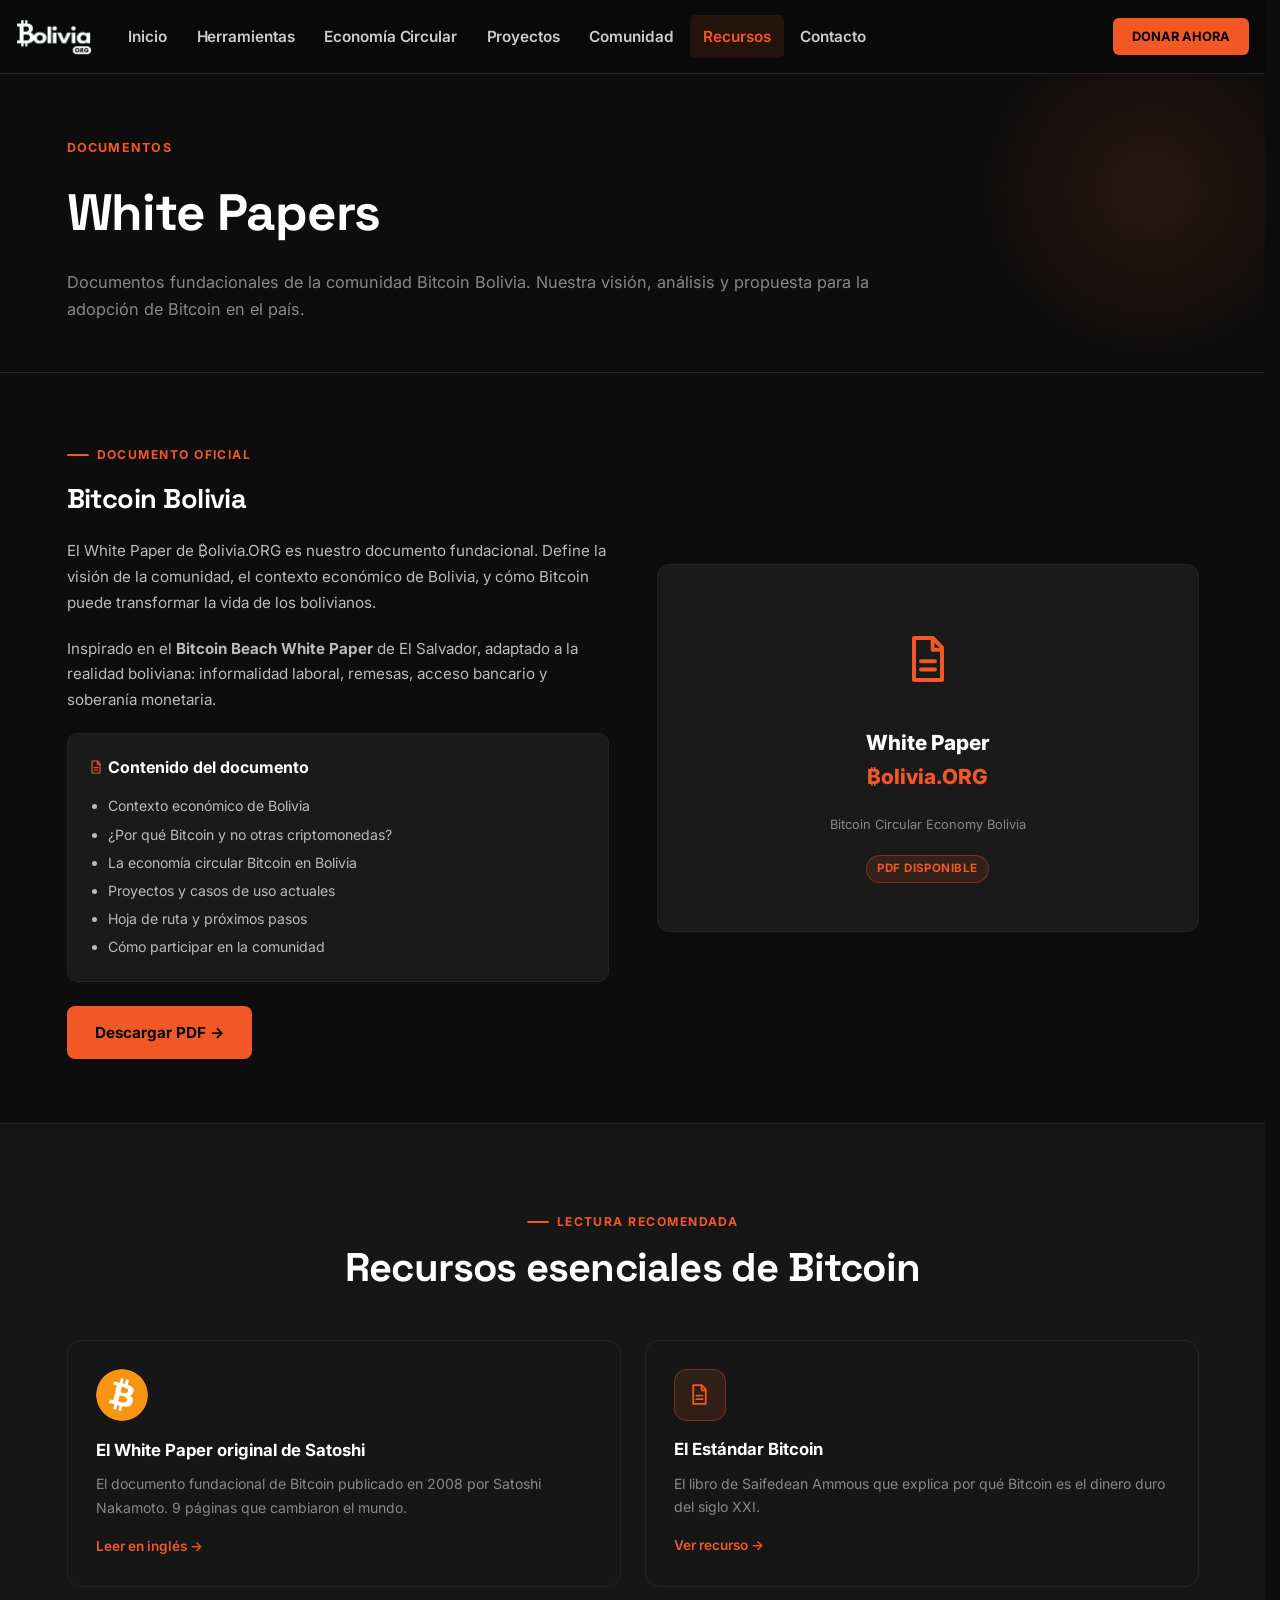
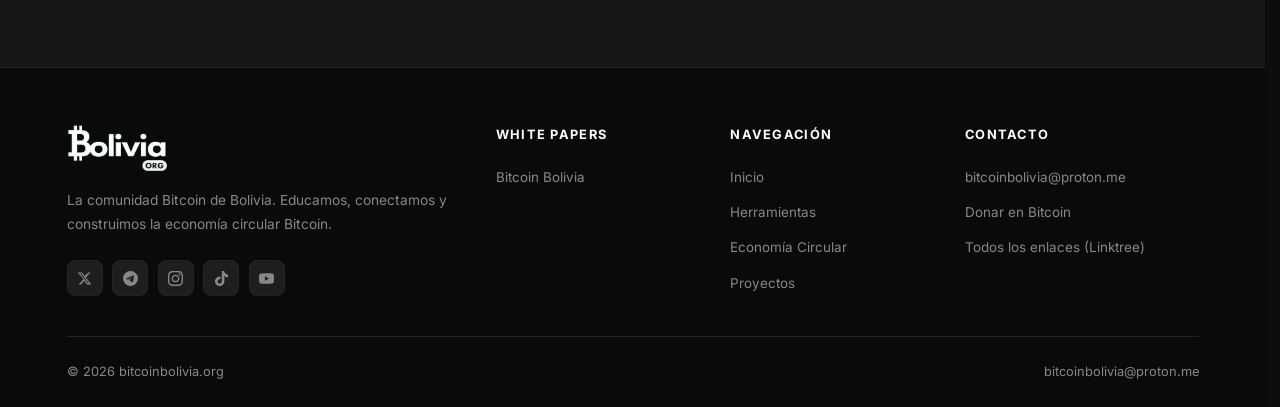
<file: whitepaper.html>
<!DOCTYPE html>
<html lang="es">
<head>
  <meta charset="UTF-8">
  <meta name="viewport" content="width=device-width, initial-scale=1.0">
  <title>White Papers — ₿olivia.ORG</title>
  <meta name="description" content="White Paper de Bitcoin Bolivia y White Paper del 4to Halving.">
  <link rel="canonical" href="https://bitcoinbolivia.org/whitepaper.html">

  <!-- Open Graph -->
  <meta property="og:type" content="website">
  <meta property="og:site_name" content="₿olivia.ORG">
  <meta property="og:locale" content="es_BO">
  <meta property="og:url" content="https://bitcoinbolivia.org/whitepaper.html">
  <meta property="og:title" content="White Papers — ₿olivia.ORG">
  <meta property="og:description" content="White Paper de Bitcoin Bolivia y White Paper del 4to Halving.">
  <meta property="og:image" content="https://bitcoinbolivia.org/assets/img/og-image.png">
  <meta property="og:image:width" content="1200">
  <meta property="og:image:height" content="630">

  <!-- Twitter Card -->
  <meta name="twitter:card" content="summary_large_image">
  <meta name="twitter:site" content="@btcxbolivia">
  <meta name="twitter:title" content="White Papers — ₿olivia.ORG">
  <meta name="twitter:description" content="White Paper de Bitcoin Bolivia y White Paper del 4to Halving.">
  <meta name="twitter:image" content="https://bitcoinbolivia.org/assets/img/og-image.png">
  <link rel="icon" type="image/x-icon" href="favicon.ico">
  <link rel="icon" type="image/png" sizes="32x32" href="favicon-32.png">
  <link rel="apple-touch-icon" href="apple-touch-icon.png">
  <link rel="manifest" href="site.webmanifest">
  <meta name="theme-color" content="#F25826">
  <link rel="stylesheet" href="css/style.css">
  <link rel="stylesheet" href="css/enhance.css">
</head>
<body>

<nav class="navbar" id="navbar">
  <div class="nav-inner">
    <a href="index.html" class="nav-logo-link">
      <img src="assets/img/logos/bitcoinbolivia-white.png" alt="Bitcoin Bolivia" style="height:36px; width:auto;">
    </a>
    <button class="nav-toggle" id="navToggle" aria-label="Abrir menú"><span></span><span></span><span></span></button>
    <ul class="nav-links" id="navLinks">
      <li><a href="index.html">Inicio</a></li>

      <li class="has-dropdown">
        <a href="herramientas.html">Herramientas</a>
        <ul class="dropdown-menu">
          <li><a href="herramientas.html#tutoriales">Tutoriales</a></li>
          <li><a href="herramientas.html#nueved">Nueved</a></li>
          <li class="has-subdropdown">
            <a href="herramientas.html#adquiere">Adquiere Bitcoin</a>
            <ul class="subdropdown-menu">
              <li><a href="herramientas.html#lnp2pbot">lnp2pbot</a></li>
              <li><a href="herramientas.html#mostro">Mostro Boliviano</a></li>
            </ul>
          </li>
          <li><a href="herramientas.html#cashu">Cashu Mint</a></li>
          <li class="divider-item"></li>
          <li><a href="herramientas.html#mentorias">Mentorías</a></li>
          <li><a href="herramientas.html#autocustodia">Autocustodia</a></li>
          <li><a href="herramientas.html#nodos">Nodos</a></li>
          <li><a href="herramientas.html#mineria">Minería</a></li>
        </ul>
      </li>

      <li class="has-dropdown">
        <a href="economia.html">Economía Circular</a>
        <ul class="dropdown-menu">
          <li><a href="economia.html#btcmap">BTCMap Bolivia</a></li>
          <li><a href="economia.html#info">Registra tu Negocio</a></li>
          <li><a href="economia.html#qr">Crea tu QR</a></li>
          <li><a href="economia.html#aloja">Aloja a Bitcoiners</a></li>
          <li><a href="economia.html#btcpay-pro">BTCPay (negocios)</a></li>
          <li><a href="economia.html#acepto">Imprimir Acepto Bitcoin</a></li>
          <li><a href="economia.html#apoya-stickers">Apoyar (Stickers)</a></li>
        </ul>
      </li>

      <li class="has-dropdown">
        <a href="proyectos.html">Proyectos</a>
        <ul class="dropdown-menu">
          <li><a href="proyectos.html#research">Bitcoin Research</a></li>
          <li><a href="proyectos.html#paratodos">Bitcoin para Todos</a></li>
          <li><a href="proyectos.html#universidad">Bitcoin Universidad</a></li>
          <li><a href="proyectos.html#gigantes">Gigantes Bitcoin</a></li>
          <li><a href="proyectos.html#reto">Reto Bitcoin Bolivia</a></li>
          <li><a href="proyectos.html#sponsors">Sponsors</a></li>
          <li class="divider-item"></li>
          <li><a href="proyectos.html#btcbolivia">Btcbolivia</a></li>
          <li><a href="proyectos.html#estudia">Estudia Bitcoin</a></li>
          <li><a href="proyectos.html#trezor">Trezor Academy</a></li>
        </ul>
      </li>

      <li class="has-dropdown">
        <a href="eventos.html">Comunidad</a>
        <ul class="dropdown-menu">
          <li><a href="eventos.html#partners">Partners</a></li>
          <li><a href="eventos.html#voluntario">Sé Voluntario</a></li>
          <li><a href="eventos.html#comunidad-online">Comunidad en línea</a></li>
          <li><a href="eventos.html#comunidades-amigas">Comunidades Amigas</a></li>
          <li><a href="eventos.html#news">Bitcoin Bolivia News</a></li>
          <li><a href="eventos.html#blog">Blog</a></li>
          <li><a href="eventos.html#feed">Feed</a></li>
          <li><a href="eventos.html#nostr">Conecta Nostr</a></li>
          <li><a href="eventos.html#nos-viste-en">Nos Viste en</a></li>
        </ul>
      </li>

      <li class="has-dropdown">
        <a href="whitepaper.html">Recursos</a>
        <ul class="dropdown-menu">
          <li><a href="whitepaper.html">White Paper</a></li>
          <li><a href="tienda.html">Tienda</a></li>
          <li><a href="contacto.html#faq">Preguntas Frecuentes</a></li>
        </ul>
      </li>

      <li><a href="contacto.html">Contacto</a></li>
    </ul>
    <a href="https://btcpay.cubabitcoin.org/apps/27dbHceYwWpxCtfoQgXG4638XH3e/crowdfund" class="btn-donar" target="_blank" rel="noopener">DONAR AHORA</a>
  </div>
</nav>

<!-- PAGE HEADER -->
<div class="page-hero">
  <div class="container">
    <div class="page-eyebrow">Documentos</div>
    <h1 class="page-title">White Papers</h1>
    <p class="page-subtitle">Documentos fundacionales de la comunidad Bitcoin Bolivia. Nuestra visión, análisis y propuesta para la adopción de Bitcoin en el país.</p>
  </div>
</div>

<!-- ── WHITE PAPER BOLIVIA ─────────────────────────────────────── -->
<section class="tool-block" id="bolivia">
  <div class="container">
    <div class="tool-layout">
      <div class="tool-text">
        <span class="section-eyebrow">Documento oficial</span>
        <h3>Bitcoin Bolivia</h3>
        <p>
          El White Paper de ₿olivia.ORG es nuestro documento fundacional.
          Define la visión de la comunidad, el contexto económico de Bolivia,
          y cómo Bitcoin puede transformar la vida de los bolivianos.
        </p>
        <p>
          Inspirado en el <strong>Bitcoin Beach White Paper</strong> de El Salvador,
          adaptado a la realidad boliviana: informalidad laboral, remesas, acceso bancario
          y soberanía monetaria.
        </p>

        <div style="background:var(--bg-card2); border:1px solid var(--border); border-radius:10px; padding:1.25rem; margin-bottom:1.5rem;">
          <div style="font-weight:700; color:#fff; margin-bottom:0.75rem;"><svg class="ic" viewBox="0 0 24 24"><path d="M6 3h8l4 4v14H6z"/><path d="M14 3v5h4M9 13h6M9 16.5h6"/></svg> Contenido del documento</div>
          <ul style="color:#bbb; font-size:0.88rem; line-height:2; padding-left:1.25rem;">
            <li>Contexto económico de Bolivia</li>
            <li>¿Por qué Bitcoin y no otras criptomonedas?</li>
            <li>La economía circular Bitcoin en Bolivia</li>
            <li>Proyectos y casos de uso actuales</li>
            <li>Hoja de ruta y próximos pasos</li>
            <li>Cómo participar en la comunidad</li>
          </ul>
        </div>

        <a href="assets/docs/White Paper Bitcoin Bolivia.pdf" class="btn btn-primary" target="_blank" rel="noopener">Descargar PDF →</a>
      </div>
      <div style="background:var(--bg-card2); border:1px solid var(--border); border-radius:12px; padding:3rem 2rem; text-align:center; display:flex; flex-direction:column; align-items:center; justify-content:center; gap:1.25rem;">
        <div style="font-size:3.5rem;"><svg class="ic" viewBox="0 0 24 24"><path d="M6 3h8l4 4v14H6z"/><path d="M14 3v5h4M9 13h6M9 16.5h6"/></svg></div>
        <div style="font-size:1.3rem; font-weight:800; color:#fff;">White Paper<br><span class="text-orange">₿olivia.ORG</span></div>
        <div style="font-size:0.8rem; color:var(--text-muted);">Bitcoin Circular Economy Bolivia</div>
        <span class="badge badge-orange">PDF disponible</span>
      </div>
    </div>
  </div>
</section>

<!-- ── WHITE PAPER 4TO HALVING ────────────────────────────────── -->

<!-- ── RECURSOS EXTERNOS ──────────────────────────────────────── -->
<section class="section section-alt">
  <div class="container">
    <div class="section-head centered">
      <span class="section-eyebrow">Lectura recomendada</span>
      <h2 class="section-title">Recursos esenciales de Bitcoin</h2>
    </div>
    <div class="grid-auto">
      <div class="card">
        <img loading="lazy" decoding="async" src="assets/img/logos/Bitcoin.png" alt="Bitcoin"
             style="height:52px; width:52px; border-radius:50%; margin-bottom:1rem;">
        <div class="card-title">El White Paper original de Satoshi</div>
        <div class="card-text">El documento fundacional de Bitcoin publicado en 2008 por Satoshi Nakamoto. 9 páginas que cambiaron el mundo.</div>
        <a href="assets/docs/bitcoin.pdf" class="card-link" target="_blank" rel="noopener">Leer en inglés →</a>
      </div>
<div class="card">
        <div class="card-icon"><svg class="ic" viewBox="0 0 24 24"><path d="M6 3h8l4 4v14H6z"/><path d="M14 3v5h4M9 13h6M9 16.5h6"/></svg></div>
        <div class="card-title">El Estándar Bitcoin</div>
        <div class="card-text">El libro de Saifedean Ammous que explica por qué Bitcoin es el dinero duro del siglo XXI.</div>
        <a href="#" class="card-link" target="_blank">Ver recurso →</a>
      </div>
    </div>
  </div>
</section>

<!-- FOOTER -->
<footer class="footer">
  <div class="container">
    <div class="footer-grid">
      <div>
        <a href="index.html"><img src="assets/img/logos/bitcoinbolivia-white.png" alt="Bitcoin Bolivia" style="height:48px; width:auto; display:block; margin-bottom:1rem;"></a>
        <p class="footer-desc">La comunidad Bitcoin de Bolivia. Educamos, conectamos y construimos la economía circular Bitcoin.</p>
        <div class="social-icons-row">
          <a href="https://x.com/btcxbolivia" class="soc-btn x-btn" title="X / Twitter" target="_blank" rel="noopener"><svg viewBox="0 0 24 24"><path d="M18.244 2.25h3.308l-7.227 8.26 8.502 11.24H16.17l-4.714-6.231-5.401 6.231H2.744l7.73-8.835L1.254 2.25H8.08l4.265 5.638 5.899-5.638zm-1.161 17.52h1.833L7.084 4.126H5.117z"/></svg></a>
          <a href="https://t.me/btcxbolivia" class="soc-btn tg-btn" title="Telegram" target="_blank" rel="noopener"><svg viewBox="0 0 24 24"><path d="M11.944 0A12 12 0 0 0 0 12a12 12 0 0 0 12 12 12 12 0 0 0 12-12A12 12 0 0 0 12 0a12 12 0 0 0-.056 0zm4.962 7.224c.1-.002.321.023.465.14a.506.506 0 0 1 .171.325c.016.093.036.306.02.472-.18 1.898-.962 6.502-1.36 8.627-.168.9-.499 1.201-.82 1.23-.696.065-1.225-.46-1.9-.902-1.056-.693-1.653-1.124-2.678-1.8-1.185-.78-.417-1.21.258-1.91.177-.184 3.247-2.977 3.307-3.23.007-.032.014-.15-.056-.212s-.174-.041-.249-.024c-.106.024-1.793 1.14-5.061 3.345-.48.33-.913.49-1.302.48-.428-.008-1.252-.241-1.865-.44-.752-.245-1.349-.374-1.297-.789.027-.216.325-.437.893-.663 3.498-1.524 5.83-2.529 6.998-3.014 3.332-1.386 4.025-1.627 4.476-1.635z"/></svg></a>
          <a href="https://www.instagram.com/btcxbolivia" class="soc-btn ig-btn" title="Instagram" target="_blank" rel="noopener"><svg viewBox="0 0 24 24"><path d="M12 2.163c3.204 0 3.584.012 4.85.07 3.252.148 4.771 1.691 4.919 4.919.058 1.265.069 1.645.069 4.849 0 3.205-.012 3.584-.069 4.849-.149 3.225-1.664 4.771-4.919 4.919-1.266.058-1.644.07-4.85.07-3.204 0-3.584-.012-4.849-.07-3.26-.149-4.771-1.699-4.919-4.92-.058-1.265-.07-1.644-.07-4.849 0-3.204.013-3.583.07-4.849.149-3.227 1.664-4.771 4.919-4.919 1.266-.057 1.645-.069 4.849-.069zm0-2.163c-3.259 0-3.667.014-4.947.072-4.358.2-6.78 2.618-6.98 6.98-.059 1.281-.073 1.689-.073 4.948 0 3.259.014 3.668.072 4.948.2 4.358 2.618 6.78 6.98 6.98 1.281.058 1.689.072 4.948.072 3.259 0 3.668-.014 4.948-.072 4.354-.2 6.782-2.618 6.979-6.98.059-1.28.073-1.689.073-4.948 0-3.259-.014-3.667-.072-4.947-.196-4.354-2.617-6.78-6.979-6.98-1.281-.059-1.69-.073-4.949-.073zm0 5.838c-3.403 0-6.162 2.759-6.162 6.162s2.759 6.163 6.162 6.163 6.162-2.759 6.162-6.163c0-3.403-2.759-6.162-6.162-6.162zm0 10.162c-2.209 0-4-1.79-4-4 0-2.209 1.791-4 4-4s4 1.791 4 4c0 2.21-1.791 4-4 4zm6.406-11.845c-.796 0-1.441.645-1.441 1.44s.645 1.44 1.441 1.44c.795 0 1.439-.645 1.439-1.44s-.644-1.44-1.439-1.44z"/></svg></a>
          <a href="https://www.tiktok.com/@btcxbolivia" class="soc-btn tt-btn" title="TikTok" target="_blank" rel="noopener"><svg viewBox="0 0 24 24"><path d="M12.525.02c1.31-.02 2.61-.01 3.91-.02.08 1.53.63 3.09 1.75 4.17 1.12 1.11 2.7 1.62 4.24 1.79v4.03c-1.44-.05-2.89-.35-4.2-.97-.57-.26-1.1-.59-1.62-.93-.01 2.92.01 5.84-.02 8.75-.08 1.4-.54 2.79-1.35 3.94-1.31 1.92-3.58 3.17-5.91 3.21-1.43.08-2.86-.31-4.08-1.03-2.02-1.19-3.44-3.37-3.65-5.71-.02-.5-.03-1-.01-1.49.18-1.9 1.12-3.72 2.58-4.96 1.66-1.44 3.98-2.13 6.15-1.72.02 1.48-.04 2.96-.04 4.44-.99-.32-2.15-.23-3.02.37-.63.41-1.11 1.04-1.36 1.75-.21.51-.15 1.07-.14 1.61.24 1.64 1.82 3.02 3.5 2.87 1.12-.01 2.19-.66 2.77-1.61.19-.33.4-.67.41-1.06.1-1.79.06-3.57.07-5.36.01-4.03-.01-8.05.02-12.07z"/></svg></a>
          <a href="#" class="soc-btn yt-btn" title="YouTube" target="_blank" rel="noopener"><svg viewBox="0 0 24 24"><path d="M23.498 6.186a3.016 3.016 0 0 0-2.122-2.136C19.505 3.545 12 3.545 12 3.545s-7.505 0-9.377.505A3.017 3.017 0 0 0 .502 6.186C0 8.07 0 12 0 12s0 3.93.502 5.814a3.016 3.016 0 0 0 2.122 2.136c1.871.505 9.376.505 9.376.505s7.505 0 9.377-.505a3.015 3.015 0 0 0 2.122-2.136C24 15.93 24 12 24 12s0-3.93-.502-5.814zM9.545 15.568V8.432L15.818 12l-6.273 3.568z"/></svg></a>
        </div>
      </div>
      <div>
        <div class="footer-col-title">White Papers</div>
        <ul class="footer-links">
          <li><a href="#bolivia">Bitcoin Bolivia</a></li>
        </ul>
      </div>
      <div>
        <div class="footer-col-title">Navegación</div>
        <ul class="footer-links">
          <li><a href="index.html">Inicio</a></li>
          <li><a href="herramientas.html">Herramientas</a></li>
          <li><a href="economia.html">Economía Circular</a></li>
          <li><a href="proyectos.html">Proyectos</a></li>
        </ul>
      </div>
      <div>
        <div class="footer-col-title">Contacto</div>
        <ul class="footer-links">
          <li><a href="mailto:bitcoinbolivia@proton.me">bitcoinbolivia@proton.me</a></li>
          <li><a href="https://btcpay.cubabitcoin.org/apps/27dbHceYwWpxCtfoQgXG4638XH3e/crowdfund" target="_blank" rel="noopener">Donar en Bitcoin</a></li>
          <li><a href="https://linktr.ee/bitcoinr3" target="_blank" rel="noopener">Todos los enlaces (Linktree)</a></li>
        </ul>
      </div>
    </div>
    <div class="footer-bottom">
      <div class="footer-copy">© 2026 bitcoinbolivia.org</div>
      <div class="footer-copy">bitcoinbolivia@proton.me</div>
    </div>
  </div>
</footer>

<script src="js/main.js"></script>
<script src="js/enhance.js"></script>
</body>
</html>
</file>
<file: css/style.css>
@import url('https://fonts.googleapis.com/css2?family=Inter:wght@400;500;600;700;800;900&display=swap');

*, *::before, *::after { box-sizing: border-box; margin: 0; padding: 0; }

:root {
  --orange: #F25826;
  --orange-hover: #d8461a;
  --orange-dim: rgba(242, 88, 38, 0.12);
  --orange-border: rgba(242, 88, 38, 0.35);
  --bg: #0d0d0d;
  --bg-nav: rgba(10, 10, 10, 0.97);
  --bg-card: #161616;
  --bg-card2: #1a1a1a;
  --text: #f0f0f0;
  --text-muted: #888;
  --border: #242424;
}

html {
  scroll-behavior: smooth;
  scrollbar-gutter: stable;   /* reserva el ancho de la barra siempre → sin saltos entre páginas */
  overflow-y: scroll;          /* fallback para navegadores sin scrollbar-gutter */
}

body {
  font-family: 'Inter', system-ui, -apple-system, sans-serif;
  background: var(--bg);
  color: var(--text);
  line-height: 1.65;
  font-size: 16px;
}

img { max-width: 100%; display: block; }

a { color: var(--orange); text-decoration: none; transition: color 0.2s; }
a:hover { color: var(--orange-hover); }

.container {
  max-width: 1180px;
  margin: 0 auto;
  padding: 0 1.5rem;
}

/* ─── NAVBAR ─────────────────────────────────────────── */
.navbar {
  position: sticky;
  top: 0;
  z-index: 500;
  background: var(--bg-nav);
  backdrop-filter: blur(14px);
  border-bottom: 1px solid var(--border);
  height: 74px;
}

.nav-inner {
  max-width: 1380px;
  margin: 0 auto;
  padding: 0 1rem;
  height: 100%;
  display: flex;
  align-items: center;
  gap: 0.2rem;
}

.nav-logo-link {
  display: flex;
  align-items: center;
  margin-right: 1.2rem;
  flex-shrink: 0;
  text-decoration: none;
}

.nav-logo-text {
  font-size: 1.35rem;
  font-weight: 900;
  color: #fff;
  letter-spacing: -0.03em;
  line-height: 1;
}

.nav-logo-text:hover { text-decoration: none; color: #fff; }

.nav-logo-img {
  height: 54px;
  width: auto;
  display: block;
  border-radius: 7px;
}

.btc-b { color: var(--orange); }

.org-tag {
  font-size: 0.5rem;
  font-weight: 700;
  background: #2a2a2a;
  color: #fff;
  padding: 0.15rem 0.4rem;
  border-radius: 4px;
  vertical-align: baseline;
  position: relative;
  top: 0.15em;
  margin-left: 0.15rem;
  letter-spacing: 0.03em;
}

.nav-links {
  display: flex;
  align-items: center;
  list-style: none;
  gap: 0.05rem;
  flex: 1;
}

.nav-links > li { position: relative; }

.nav-links > li > a {
  display: block;
  padding: 0.4rem 0.55rem;
  font-size: 0.8rem;
  font-weight: 500;
  color: #ccc;
  white-space: nowrap;
  border-radius: 5px;
  transition: background 0.15s, color 0.15s;
}

.nav-links > li > a:hover,
.nav-links > li.active > a {
  background: var(--orange-dim);
  color: var(--orange);
  text-decoration: none;
}

/* Dropdown */
.has-dropdown { position: relative; }

.dropdown-menu {
  opacity: 0;
  visibility: hidden;
  transform: translateY(6px);
  position: absolute;
  top: calc(100% + 8px);
  left: 0;
  background: #181818;
  border: 1px solid var(--border);
  border-radius: 10px;
  min-width: 230px;
  padding: 0.5rem 0;
  box-shadow: 0 12px 40px rgba(0,0,0,0.6);
  list-style: none;
  z-index: 600;
  /* grace period: tarda 0.3s en cerrarse al salir el mouse */
  transition: opacity 0.18s ease, visibility 0.18s ease, transform 0.18s ease;
  transition-delay: 0.3s;
}

/* puente invisible que cubre el hueco entre el botón y el menú */
.dropdown-menu::before {
  content: '';
  position: absolute;
  top: -10px;
  left: 0;
  right: 0;
  height: 10px;
}

.has-dropdown:hover .dropdown-menu {
  opacity: 1;
  visibility: visible;
  transform: translateY(0);
  transition-delay: 0s;
}

.dropdown-menu li a {
  display: block;
  padding: 0.5rem 1.1rem;
  font-size: 0.82rem;
  color: #bbb;
  white-space: nowrap;
  transition: background 0.12s, color 0.12s;
}

.dropdown-menu li a:hover {
  background: var(--orange-dim);
  color: var(--orange);
  text-decoration: none;
}

.dropdown-menu .divider-item {
  height: 1px;
  background: var(--border);
  margin: 0.4rem 0;
}

/* encabezado de grupo dentro del dropdown (no clickeable como grupo) */
.dropdown-menu .group-label > a {
  font-weight: 700;
  color: #fff;
}

/* sub-items indentados bajo un grupo */
.dropdown-menu .sub-item > a {
  padding-left: 2rem;
  font-size: 0.8rem;
  color: #999;
}
.dropdown-menu .sub-item > a::before {
  content: '└ ';
  color: var(--orange);
  opacity: 0.6;
}

/* Donar button */
.btn-donar {
  margin-left: auto;
  padding: 0.5rem 1.2rem;
  background: var(--orange);
  color: #000 !important;
  font-weight: 700;
  font-size: 0.8rem;
  border-radius: 6px;
  white-space: nowrap;
  flex-shrink: 0;
  transition: background 0.2s, transform 0.15s;
  text-decoration: none !important;
}

.btn-donar:hover {
  background: var(--orange-hover);
  color: #000 !important;
  transform: translateY(-1px);
}

/* Mobile toggle */
.nav-toggle {
  display: none;
  flex-direction: column;
  gap: 5px;
  background: none;
  border: 1px solid var(--border);
  padding: 0.45rem 0.6rem;
  border-radius: 6px;
  cursor: pointer;
  margin-left: auto;
}

.nav-toggle span {
  display: block;
  width: 20px;
  height: 2px;
  background: #ccc;
  transition: all 0.2s;
}

/* ─── HERO ─────────────────────────────────────────────── */
.hero {
  position: relative;
  min-height: 88vh;
  display: flex;
  align-items: center;
  overflow: hidden;
}

/* Slideshow */
.hero-slides {
  position: absolute;
  inset: 0;
  z-index: 0;
}

.hero-slide {
  position: absolute;
  inset: 0;
  background-size: cover;
  background-position: center 30%;
  opacity: 0;
  animation: heroFade 24s infinite;
}

.hero-slide:nth-child(1) { animation-delay: 0s; }
.hero-slide:nth-child(2) { animation-delay: 6s;  }
.hero-slide:nth-child(3) { animation-delay: 12s; }
.hero-slide:nth-child(4) { animation-delay: 18s; }

.hero-slide::after {
  content: '';
  position: absolute;
  inset: 0;
  background: linear-gradient(110deg,
    rgba(13,13,13,0.93) 0%,
    rgba(13,13,13,0.82) 45%,
    rgba(13,13,13,0.42) 100%);
}

@keyframes heroFade {
  0%, 20%  { opacity: 1; }
  25%      { opacity: 0; }
  96%      { opacity: 0; }
  100%     { opacity: 1; }
}

/* hero two-column layout */
.hero-layout {
  position: relative;
  z-index: 1;
  width: 100%;
  max-width: 1180px;
  margin: 0 auto;
  padding: 5rem 1.5rem;
  display: flex;
  align-items: center;
  justify-content: space-between;
  gap: 2.5rem;
}

.hero-content {
  position: relative;
  z-index: 1;
  max-width: 620px;
  padding: 5rem 0 5rem 1.5rem;
  margin-left: max(1.5rem, calc((100vw - 1180px) / 2 + 1.5rem));
}

.hero-paridad {
  flex-shrink: 0;
  display: flex;
  flex-direction: column;
  align-items: center;
  gap: 0.6rem;
  text-align: center;
}

.hero-coin-img {
  width: 280px;
  height: 280px;
  object-fit: contain;
  filter: drop-shadow(0 6px 20px rgba(247,147,26,0.3));
}

.hero-sat-line {
  font-size: 1.9rem;
  font-weight: 900;
  color: #fff;
  white-space: nowrap;
  line-height: 1;
}

.hero-sat-line [data-yadio="bob-sat"] { color: var(--orange); }

.hero-progress-mini {
  font-size: 0.76rem;
  color: rgba(255,255,255,0.5);
  line-height: 1.65;
}

.hero-badge {
  display: inline-flex;
  align-items: center;
  gap: 0.4rem;
  background: var(--orange-dim);
  color: var(--orange);
  border: 1px solid var(--orange-border);
  padding: 0.3rem 0.85rem;
  border-radius: 20px;
  font-size: 0.78rem;
  font-weight: 600;
  letter-spacing: 0.06em;
  text-transform: uppercase;
  margin-bottom: 1.5rem;
}

.hero-title {
  font-size: clamp(2.2rem, 5.5vw, 4rem);
  font-weight: 900;
  line-height: 1.04;
  color: #fff;
  margin-bottom: 1.25rem;
}

.hero-title .accent { color: var(--orange); }

.hero-sub {
  font-size: 1.05rem;
  color: #bbb;
  margin-bottom: 2.25rem;
  max-width: 480px;
  line-height: 1.7;
}

.hero-ctas {
  display: flex;
  gap: 1rem;
  flex-wrap: wrap;
  margin-bottom: 3.5rem;
}

.hero-stats {
  display: flex;
  gap: 2.5rem;
  flex-wrap: wrap;
  padding-top: 2rem;
  border-top: 1px solid var(--border);
}

.stat-num {
  font-size: 2rem;
  font-weight: 900;
  color: var(--orange);
  line-height: 1;
}

.stat-label {
  font-size: 0.75rem;
  color: var(--text-muted);
  text-transform: uppercase;
  letter-spacing: 0.06em;
  margin-top: 0.25rem;
}

/* ─── BUTTONS ───────────────────────────────────────────── */
.btn {
  display: inline-flex;
  align-items: center;
  gap: 0.5rem;
  padding: 0.85rem 1.75rem;
  border-radius: 8px;
  font-weight: 700;
  font-size: 0.95rem;
  cursor: pointer;
  border: none;
  transition: all 0.2s;
  text-decoration: none !important;
}

.btn-primary {
  background: var(--orange);
  color: #000 !important;
}

.btn-primary:hover {
  background: var(--orange-hover);
  color: #000 !important;
  transform: translateY(-2px);
}

.btn-outline {
  background: transparent;
  color: #fff !important;
  border: 1px solid rgba(255,255,255,0.25);
}

.btn-outline:hover {
  border-color: var(--orange);
  color: var(--orange) !important;
  background: var(--orange-dim);
}

.btn-orange-outline {
  background: transparent;
  color: var(--orange) !important;
  border: 1px solid var(--orange-border);
}

.btn-orange-outline:hover {
  background: var(--orange-dim);
  color: var(--orange) !important;
}

.btn-sm {
  padding: 0.55rem 1.1rem;
  font-size: 0.82rem;
}

/* ─── SECTIONS ──────────────────────────────────────────── */
.section { padding: 5rem 0; }
.section-alt { background: var(--bg-card); }

.section-head {
  margin-bottom: 3rem;
}

.section-head.centered { text-align: center; }
.section-head.centered .section-sub { margin: 0 auto; }

.section-eyebrow {
  display: inline-block;
  color: var(--orange);
  font-size: 0.76rem;
  font-weight: 700;
  letter-spacing: 0.12em;
  text-transform: uppercase;
  margin-bottom: 0.75rem;
}

.section-title {
  font-size: clamp(1.6rem, 3.5vw, 2.5rem);
  font-weight: 800;
  color: #fff;
  line-height: 1.2;
  margin-bottom: 0.85rem;
}

.section-sub {
  font-size: 1rem;
  color: var(--text-muted);
  max-width: 560px;
  line-height: 1.7;
}

/* ─── GRID LAYOUTS ──────────────────────────────────────── */
.grid-2 { display: grid; grid-template-columns: 1fr 1fr; gap: 2rem; }
.grid-3 { display: grid; grid-template-columns: repeat(3, 1fr); gap: 1.5rem; }
.grid-4 { display: grid; grid-template-columns: repeat(4, 1fr); gap: 1.25rem; }
.grid-auto { display: grid; grid-template-columns: repeat(auto-fit, minmax(280px, 1fr)); gap: 1.5rem; }
.grid-auto-sm { display: grid; grid-template-columns: repeat(auto-fit, minmax(220px, 1fr)); gap: 1.25rem; }

/* ─── CARDS ─────────────────────────────────────────────── */
.card {
  background: var(--bg-card);
  border: 1px solid var(--border);
  border-radius: 12px;
  padding: 1.75rem;
  transition: border-color 0.2s, transform 0.2s;
}

.card:hover {
  border-color: var(--orange-border);
  transform: translateY(-3px);
}

.card-icon { font-size: 2.2rem; margin-bottom: 1rem; }
.card-title { font-size: 1.05rem; font-weight: 700; color: #fff; margin-bottom: 0.5rem; }
.card-text { font-size: 0.88rem; color: var(--text-muted); line-height: 1.65; }
.card-link { display: inline-block; margin-top: 1rem; font-size: 0.85rem; font-weight: 600; }

.img-card {
  background: var(--bg-card);
  border: 1px solid var(--border);
  border-radius: 12px;
  overflow: hidden;
  transition: border-color 0.2s, transform 0.2s;
}

.img-card:hover { border-color: var(--orange-border); transform: translateY(-3px); }

.img-card img { width: 100%; height: 200px; object-fit: cover; }
.img-card-body { padding: 1.25rem; }
.img-card-title { font-size: 1rem; font-weight: 700; color: #fff; margin-bottom: 0.4rem; }
.img-card-text { font-size: 0.85rem; color: var(--text-muted); }

/* ─── TOOL SECTIONS ─────────────────────────────────────── */
.tool-block {
  scroll-margin-top: 80px;
  padding: 4rem 0;
  border-bottom: 1px solid var(--border);
}

.tool-block:last-child { border-bottom: none; }

.tool-layout {
  display: grid;
  grid-template-columns: 1fr 1fr;
  gap: 3rem;
  align-items: center;
}

.tool-layout.reverse { direction: rtl; }
.tool-layout.reverse > * { direction: ltr; }

.tool-text h3 {
  font-size: 1.7rem;
  font-weight: 800;
  color: #fff;
  margin-bottom: 1rem;
}

.tool-text p { color: #bbb; margin-bottom: 1.25rem; font-size: 0.95rem; line-height: 1.7; }

.tool-visual {
  border-radius: 12px;
  overflow: hidden;
  border: 1px solid var(--border);
}

.tool-visual img { width: 100%; height: 260px; object-fit: cover; }

.placeholder-visual {
  background: var(--bg-card2);
  border: 1px dashed var(--border);
  border-radius: 12px;
  height: 220px;
  display: flex;
  flex-direction: column;
  align-items: center;
  justify-content: center;
  gap: 0.75rem;
  color: var(--text-muted);
  font-size: 0.88rem;
}

.placeholder-visual .ph-icon { font-size: 2.5rem; opacity: 0.5; }

/* ─── FORM ──────────────────────────────────────────────── */
.form-group { margin-bottom: 1.1rem; }

label {
  display: block;
  font-size: 0.82rem;
  font-weight: 600;
  color: #bbb;
  margin-bottom: 0.4rem;
}

input, textarea, select {
  width: 100%;
  padding: 0.72rem 1rem;
  background: var(--bg-card2);
  border: 1px solid var(--border);
  border-radius: 8px;
  color: var(--text);
  font-family: inherit;
  font-size: 0.9rem;
  transition: border-color 0.2s;
}

input:focus, textarea:focus, select:focus {
  outline: none;
  border-color: var(--orange);
}

textarea { resize: vertical; min-height: 90px; }
select option { background: #1a1a1a; }

.form-row { display: grid; grid-template-columns: 1fr 1fr; gap: 1rem; }

/* ─── MAP ───────────────────────────────────────────────── */
.map-wrap {
  border-radius: 12px;
  overflow: hidden;
  border: 1px solid var(--border);
  height: 480px;
}

.map-wrap iframe { width: 100%; height: 100%; border: none; }

/* ─── EVENTS ────────────────────────────────────────────── */
.event-card {
  background: var(--bg-card);
  border: 1px solid var(--border);
  border-radius: 12px;
  padding: 1.5rem;
  display: flex;
  gap: 1.5rem;
  align-items: flex-start;
  transition: border-color 0.2s;
}

.event-card:hover { border-color: var(--orange-border); }

.event-date-box {
  background: var(--orange-dim);
  border: 1px solid var(--orange-border);
  border-radius: 8px;
  padding: 0.75rem 1rem;
  text-align: center;
  flex-shrink: 0;
  min-width: 56px;
}

.event-day { font-size: 1.6rem; font-weight: 900; color: var(--orange); line-height: 1; }
.event-month { font-size: 0.65rem; font-weight: 700; color: var(--orange); text-transform: uppercase; letter-spacing: 0.08em; }

.event-body {}
.event-title { font-size: 1.05rem; font-weight: 700; color: #fff; margin-bottom: 0.3rem; }
.event-info { font-size: 0.85rem; color: var(--text-muted); line-height: 1.6; }
.event-tag { display: inline-block; margin-top: 0.5rem; }

/* ─── PROJECT CARDS ─────────────────────────────────────── */
.project-card {
  background: var(--bg-card);
  border: 1px solid var(--border);
  border-radius: 12px;
  overflow: hidden;
  transition: border-color 0.2s, transform 0.2s;
}

.project-card:hover { border-color: var(--orange-border); transform: translateY(-3px); }

.project-card img { width: 100%; height: 200px; object-fit: cover; }
.project-body { padding: 1.4rem; }
.project-title { font-size: 1.05rem; font-weight: 700; color: #fff; margin-bottom: 0.4rem; }
.project-text { font-size: 0.85rem; color: var(--text-muted); margin-bottom: 1rem; line-height: 1.6; }

/* ─── BADGES / TAGS ─────────────────────────────────────── */
.badge {
  display: inline-block;
  padding: 0.2rem 0.65rem;
  border-radius: 20px;
  font-size: 0.72rem;
  font-weight: 700;
  letter-spacing: 0.04em;
  text-transform: uppercase;
}

.badge-orange { background: var(--orange-dim); color: var(--orange); border: 1px solid var(--orange-border); }
.badge-green { background: rgba(34,197,94,0.1); color: #22c55e; border: 1px solid rgba(34,197,94,0.3); }
.badge-gray { background: rgba(255,255,255,0.06); color: #999; border: 1px solid var(--border); }

/* ─── SAT BAR ───────────────────────────────────────────── */
.sat-ticker {
  background: linear-gradient(135deg, #1a1205 0%, #1a1a1a 100%);
  border: 1px solid var(--orange-border);
  border-radius: 12px;
  padding: 1.5rem 2rem;
  display: flex;
  align-items: center;
  justify-content: space-around;
  flex-wrap: wrap;
  gap: 1.5rem;
}

.sat-item { text-align: center; }
.sat-val { font-size: 1.5rem; font-weight: 900; color: var(--orange); }
.sat-label { font-size: 0.72rem; color: var(--text-muted); text-transform: uppercase; letter-spacing: 0.07em; margin-top: 0.2rem; }
.sat-divider { width: 1px; height: 40px; background: var(--border); }

/* ─── SOCIAL BAR ────────────────────────────────────────── */
.social-strip {
  background: var(--bg-card);
  border-top: 1px solid var(--border);
  border-bottom: 1px solid var(--border);
  padding: 1.1rem 0;
}

.social-inner {
  display: flex;
  align-items: center;
  gap: 1.25rem;
  flex-wrap: wrap;
}

.social-label { font-size: 0.82rem; font-weight: 600; color: var(--text-muted); }

.social-links { display: flex; gap: 0.6rem; flex-wrap: wrap; }

.social-pill {
  display: inline-flex;
  align-items: center;
  gap: 0.35rem;
  padding: 0.35rem 0.85rem;
  background: var(--bg);
  border: 1px solid var(--border);
  border-radius: 20px;
  font-size: 0.8rem;
  font-weight: 500;
  color: #bbb;
  transition: border-color 0.2s, color 0.2s;
}

.social-pill:hover { border-color: var(--orange); color: var(--orange); text-decoration: none; }

/* ─── PAGE HEADER ───────────────────────────────────────── */
.page-hero {
  padding: 4rem 0 3rem;
  border-bottom: 1px solid var(--border);
  position: relative;
  overflow: hidden;
}

.page-hero::before {
  content: '';
  position: absolute;
  top: -60px;
  right: -60px;
  width: 350px;
  height: 350px;
  background: radial-gradient(circle, var(--orange-dim) 0%, transparent 70%);
  pointer-events: none;
}

.page-eyebrow { font-size: 0.78rem; font-weight: 700; color: var(--orange); letter-spacing: 0.1em; text-transform: uppercase; margin-bottom: 0.75rem; }
.page-title { font-size: clamp(2rem, 4.5vw, 3.2rem); font-weight: 900; color: #fff; margin-bottom: 0.85rem; }
.page-subtitle { font-size: 1rem; color: var(--text-muted); max-width: 580px; line-height: 1.7; }

/* ─── INFO BOX ──────────────────────────────────────────── */
.info-box {
  background: var(--bg-card2);
  border: 1px solid var(--border);
  border-left: 3px solid var(--orange);
  border-radius: 0 8px 8px 0;
  padding: 1.25rem 1.5rem;
  font-size: 0.9rem;
  color: #bbb;
  line-height: 1.7;
}

.info-box strong { color: var(--orange); }

/* ─── STEPS ─────────────────────────────────────────────── */
.steps { display: flex; flex-direction: column; gap: 1.25rem; }

.step {
  display: flex;
  gap: 1.25rem;
  align-items: flex-start;
}

.step-num {
  background: var(--orange);
  color: #000;
  font-weight: 800;
  font-size: 0.85rem;
  width: 28px;
  height: 28px;
  border-radius: 50%;
  display: flex;
  align-items: center;
  justify-content: center;
  flex-shrink: 0;
  margin-top: 0.1rem;
}

.step-body { flex: 1; }
.step-title { font-weight: 700; color: #fff; margin-bottom: 0.25rem; font-size: 0.95rem; }
.step-text { font-size: 0.87rem; color: var(--text-muted); line-height: 1.6; }

/* ─── HR ────────────────────────────────────────────────── */
hr.divider {
  border: none;
  border-top: 1px solid var(--border);
  margin: 3rem 0;
}

/* ─── SOCIAL ICON BUTTONS ───────────────────────────────── */
.social-icons-row {
  display: flex;
  gap: 0.6rem;
  flex-wrap: wrap;
  margin-top: 0.75rem;
}

.soc-btn {
  display: inline-flex;
  align-items: center;
  justify-content: center;
  width: 36px;
  height: 36px;
  border-radius: 8px;
  background: #1e1e1e;
  border: 1px solid var(--border);
  color: #888;
  transition: all 0.18s;
  flex-shrink: 0;
  text-decoration: none !important;
}

.soc-btn svg {
  width: 15px;
  height: 15px;
  fill: currentColor;
  display: block;
}

.soc-btn:hover { transform: translateY(-2px); }

.x-btn:hover  { background: #000;    border-color: #fff;    color: #fff; }
.tg-btn:hover { background: #0088cc; border-color: #0088cc; color: #fff; }
.ig-btn:hover { background: #c13584; border-color: #c13584; color: #fff; }
.tt-btn:hover { background: #010101; border-color: #ff0050; color: #ff0050; }
.yt-btn:hover { background: #ff0000; border-color: #ff0000; color: #fff; }

/* ─── FOOTER ────────────────────────────────────────────── */
.footer {
  background: #0a0a0a;
  border-top: 1px solid var(--border);
  padding: 3.5rem 0 1.5rem;
}

.footer-grid {
  display: grid;
  grid-template-columns: 2fr 1fr 1fr 1.2fr;
  gap: 2.5rem;
  margin-bottom: 2.5rem;
}

.footer-brand-name {
  font-size: 1.4rem;
  font-weight: 900;
  color: #fff;
  margin-bottom: 1rem;
}

.footer-desc {
  font-size: 0.86rem;
  color: var(--text-muted);
  line-height: 1.75;
  margin-bottom: 1.5rem;
}

.footer-col-title {
  font-size: 0.8rem;
  font-weight: 700;
  text-transform: uppercase;
  letter-spacing: 0.1em;
  color: #fff;
  margin-bottom: 1.1rem;
}

.footer-links { list-style: none; display: flex; flex-direction: column; gap: 0.55rem; }

.footer-links a { font-size: 0.84rem; color: var(--text-muted); transition: color 0.2s; }
.footer-links a:hover { color: var(--orange); text-decoration: none; }

.footer-bottom {
  border-top: 1px solid var(--border);
  padding-top: 1.5rem;
  display: flex;
  align-items: center;
  justify-content: space-between;
  flex-wrap: wrap;
  gap: 1rem;
}

.footer-copy { font-size: 0.8rem; color: var(--text-muted); }

/* ─── PHOTO SLIDER (about) ─────────────────────────────── */
.photo-slider {
  position: relative;
  width: 100%;
  aspect-ratio: 1 / 1;
  min-height: 460px;
  border-radius: 12px;
  border: 1px solid var(--border);
  overflow: hidden;
}

.photo-slider .ps-img {
  position: absolute;
  inset: 0;
  width: 100%;
  height: 100%;
  object-fit: cover;
  opacity: 0;
  animation: psFade 25s infinite;
}

.photo-slider .ps-img:nth-child(1) { animation-delay: 0s;  }
.photo-slider .ps-img:nth-child(2) { animation-delay: 5s;  }
.photo-slider .ps-img:nth-child(3) { animation-delay: 10s; }
.photo-slider .ps-img:nth-child(4) { animation-delay: 15s; }
.photo-slider .ps-img:nth-child(5) { animation-delay: 20s; }

@keyframes psFade {
  0%   { opacity: 0; }
  3%   { opacity: 1; }
  18%  { opacity: 1; }
  21%  { opacity: 0; }
  100% { opacity: 0; }
}

/* ─── PROOF OF WORK GALLERY ────────────────────────────── */
.pow-grid {
  display: grid;
  grid-template-columns: repeat(auto-fill, minmax(250px, 1fr));
  gap: 0.7rem;
}

.pow-grid img {
  width: 100%;
  height: 240px;
  object-fit: cover;
  border-radius: 10px;
  border: 1px solid var(--border);
  transition: transform 0.2s, border-color 0.2s;
  display: block;
}

.pow-grid img:hover {
  transform: scale(1.025);
  border-color: var(--orange-border);
}

.pow-grid img.tall {
  height: 320px;
}

.pow-section-label {
  display: flex;
  align-items: center;
  gap: 0.75rem;
  margin: 2.5rem 0 1rem;
  font-size: 1rem;
  font-weight: 700;
  color: #fff;
}

.pow-section-label::after {
  content: '';
  flex: 1;
  height: 1px;
  background: var(--border);
}

/* ─── UTILITIES ─────────────────────────────────────────── */
.text-orange { color: var(--orange); }
.text-muted { color: var(--text-muted); }
.text-center { text-align: center; }
.mt-2 { margin-top: 1rem; }
.mt-3 { margin-top: 1.5rem; }
.mt-4 { margin-top: 2rem; }
.mb-2 { margin-bottom: 1rem; }
.mb-3 { margin-bottom: 1.5rem; }
.mb-4 { margin-bottom: 2rem; }
.flex-center { display: flex; align-items: center; justify-content: center; }
.gap-1 { gap: 0.5rem; }
.gap-2 { gap: 1rem; }
.fw-700 { font-weight: 700; }

/* ─── RESPONSIVE ────────────────────────────────────────── */
@media (max-width: 1100px) {
  .grid-4 { grid-template-columns: repeat(2, 1fr); }
  .footer-grid { grid-template-columns: 1fr 1fr; }
}

@media (max-width: 900px) {
  .nav-links { display: none; }
  .nav-links.open {
    display: flex;
    flex-direction: column;
    position: absolute;
    top: 74px;
    left: 0;
    right: 0;
    background: #111;
    padding: 0.75rem 0;
    gap: 0;
    border-bottom: 1px solid var(--border);
    max-height: calc(100vh - 74px);
    overflow-y: auto;
  }
  .nav-links.open > li > a { padding: 0.8rem 1.25rem; font-size: 0.92rem; border-radius: 0; }
  .has-dropdown .dropdown-menu { position: static; display: none; background: #0d0d0d; border: none; border-radius: 0; padding: 0; box-shadow: none; }
  .has-dropdown.open .dropdown-menu { display: block; }
  .dropdown-menu li a { padding: 0.6rem 2rem; font-size: 0.85rem; }
  .nav-toggle { display: flex; }
  .btn-donar { display: none; }
  .tool-layout { grid-template-columns: 1fr; }
  .tool-layout.reverse { direction: ltr; }
  .grid-3 { grid-template-columns: 1fr 1fr; }
  .form-row { grid-template-columns: 1fr; }
}

@media (max-width: 640px) {
  .grid-2, .grid-3, .grid-4 { grid-template-columns: 1fr; }
  .grid-auto { grid-template-columns: 1fr; }
  .footer-grid { grid-template-columns: 1fr; }
  .hero-stats { gap: 1.5rem; }
  .hero-ctas { flex-direction: column; }
  .sat-ticker { flex-direction: column; gap: 1rem; }
  .sat-divider { width: 60px; height: 1px; }
  .event-card { flex-direction: column; gap: 1rem; }
  .page-title { font-size: 2rem; }
}
</file>
<file: css/enhance.css>
/* ════════════════════════════════════════════════════════════════
   enhance.css — capa de rediseño sobre style.css
   Mejoras: tipografía display, hero legible, parity band señorial,
   iconos consistentes, micro-interacciones. Marca intacta (naranja BTC).
   ════════════════════════════════════════════════════════════════ */

@import url('https://fonts.googleapis.com/css2?family=Fredoka:wght@500;600;700&family=Space+Grotesk:wght@500;600;700&display=swap');

:root {
  --display: 'Space Grotesk', 'Inter', system-ui, sans-serif;
  --green: #2ec27e;          /* guiño bandera / "meta" paridad, uso puntual */
  --green-dim: rgba(46, 194, 126, 0.12);
  --bg-glass: rgba(14, 14, 14, 0.92);
}

/* ─── TIPOGRAFÍA DISPLAY EN TITULARES ─────────────────────── */
.hero-title,
.section-title,
.page-title,
.stat-num,
.parity-big,
.tool-text h3 {
  font-family: var(--display);
  letter-spacing: -0.02em;
}

.hero-title { letter-spacing: -0.035em; }

/* ─── HERO: legibilidad + estructura 2 columnas ───────────── */
.hero { min-height: 92vh; position: relative; }

/* capa de oscurecido PERMANENTE (div real, no se desvanece con el crossfade) */
.hero-scrim {
  position: absolute;
  inset: 0;
  z-index: 0;
  pointer-events: none;
  background:
    linear-gradient(100deg,
      rgba(7,7,7,0.80) 0%,
      rgba(7,7,7,0.58) 34%,
      rgba(7,7,7,0.22) 64%,
      rgba(7,7,7,0.08) 100%),
    linear-gradient(0deg,
      rgba(7,7,7,0.42) 0%,
      rgba(7,7,7,0) 30%);
}

/* ─── LOGO WORDMARK (₿olivia 🇧🇴 · BTC badge) ──────────────── */
.wm {
  font-family: 'Space Grotesk', sans-serif;
  font-weight: 700;
  line-height: 1;
  display: inline-flex;
  flex-direction: column;
  align-items: center;
  color: #fff;
  white-space: nowrap;
  text-decoration: none !important;
}
/* ₿ y "olivia" comparten línea de base; ₿ crece hacia arriba */
.wm-row {
  display: inline-flex;
  align-items: flex-end;
  line-height: 1;
}
/* ₿ — ~1.5× el tamaño de "olivia", igual que en el logo de referencia */
.wm-b {
  position: relative;
  display: inline-block;
  font-size: 1.52em;
  font-weight: 800;
  line-height: 0.88;
  color: inherit;
  margin-right: -0.01em;
}
/* dos ticks verticales arriba y abajo → símbolo ₿ (más prominentes) */
.wm-b::before, .wm-b::after {
  content: '';
  position: absolute;
  left: 0.198em;
  width: 0.078em;
  height: 0.255em;
  background: currentColor;
  border-radius: 1px;
  box-shadow: 0.138em 0 0 currentColor;
}
.wm-b::before { top: -0.125em; }
.wm-b::after  { bottom: -0.125em; }
.wm-olivia { color: inherit; }
.wm-flag {
  font-size: 0.62em;
  margin-left: 0.14em;
  align-self: center;
  line-height: 1;
}
/* pill badge "BTC" — negro con texto blanco, desplazado a la derecha */
.wm-badge {
  font-size: 0.30em;
  font-weight: 700;
  letter-spacing: 0.10em;
  background: #0d0d0d;
  color: #fff;
  padding: 0.25em 1.1em;
  border-radius: 99px;
  margin-top: 0.35em;
  line-height: 1.5;
  border: 1.5px solid rgba(255,255,255,0.18);
  transform: translateX(45%);
}
.nav-wm    { font-size: 30px; }
.footer-wm { font-size: 26px; margin-bottom: 1rem; }
@media (max-width: 480px) { .nav-wm { font-size: 25px; } }

/* ─── NAVBAR LINKS: items más grandes y legibles ──────────── */
.nav-links { gap: 0.15rem; }
.nav-links > li > a {
  font-size: 0.96rem;
  font-weight: 600;
  padding: 0.55rem 0.85rem;
  letter-spacing: -0.005em;
}
@media (max-width: 1180px) {
  .nav-links > li > a { font-size: 0.88rem; padding: 0.5rem 0.65rem; }
}

/* ─── ICONOS SVG (reemplazan emoji en páginas internas) ───── */
.ic {
  width: 1em; height: 1em;
  fill: none;
  stroke: var(--orange);
  stroke-width: 1.7;
  stroke-linecap: round;
  stroke-linejoin: round;
  vertical-align: -0.14em;
  display: inline-block;
}
/* card-icon → placa de marca (igual que la home) */
.card-icon {
  width: 52px; height: 52px;
  display: inline-flex; align-items: center; justify-content: center;
  border-radius: 13px;
  background: var(--orange-dim);
  border: 1px solid var(--orange-border);
  margin-bottom: 0.95rem;
  font-size: 0;
}
.card-icon .ic { width: 25px; height: 25px; }
/* iconos dentro de placeholder-visual */
.placeholder-visual .ph-icon { font-size: 2.6rem; line-height: 1; }
.placeholder-visual .ph-icon .ic { width: 1em; height: 1em; }

/* veladura suave por slide (deja ver las fotos; el texto lo cubre .hero-scrim) */
.hero-slide::after {
  background:
    linear-gradient(110deg,
      rgba(8,8,8,0.55) 0%,
      rgba(8,8,8,0.40) 45%,
      rgba(8,8,8,0.16) 100%);
}

/* leve zoom lento para dar vida a las fotos */
.hero-slide {
  background-position: center 35%;
  animation: heroFade 24s infinite, heroZoom 24s infinite ease-out;
}
@keyframes heroZoom {
  0%, 20% { transform: scale(1.06); }
  100%    { transform: scale(1); }
}

.hero-inner {
  position: relative;
  z-index: 1;
  width: 100%;
  max-width: 1180px;
  margin: 0 auto;
  padding: 4.5rem 1.5rem;
}

/* anula el margen heredado del .hero-content viejo */
.hero .hero-inner .hero-content {
  max-width: 880px;
  padding: 0;
  margin: 0;
}
/* sombra sutil para mantener legible el texto sobre fondo más claro */
.hero-content .hero-title,
.hero-content .hero-sub {
  text-shadow: 0 2px 20px rgba(0,0,0,0.6), 0 1px 3px rgba(0,0,0,0.5);
}

.hero-badge-row {
  display: inline-flex;
  align-items: center;
  gap: 0.55rem;
  background: var(--orange-dim);
  border: 1px solid var(--orange-border);
  color: var(--orange);
  padding: 0.35rem 0.9rem 0.35rem 0.55rem;
  border-radius: 30px;
  font-size: 0.74rem;
  font-weight: 600;
  letter-spacing: 0.04em;
  text-transform: uppercase;
  margin-bottom: 1.5rem;
}
.hero-badge-row .dot {
  width: 7px; height: 7px; border-radius: 50%;
  background: var(--green);
  box-shadow: 0 0 0 0 rgba(46,194,126,0.6);
  animation: pulse 2.2s infinite;
}
@keyframes pulse {
  0%   { box-shadow: 0 0 0 0 rgba(46,194,126,0.55); }
  70%  { box-shadow: 0 0 0 8px rgba(46,194,126,0); }
  100% { box-shadow: 0 0 0 0 rgba(46,194,126,0); }
}

.hero-title { font-size: clamp(2.1rem, 4.2vw, 3.4rem); margin-bottom: 1.25rem; }
.hero-sub   { font-size: 1rem; color: #c8c8c8; max-width: 480px; }

/* fila inferior: paridad (izq) + estadísticas (der) en una sola línea */
.hero-bottom {
  display: flex;
  align-items: center;
  justify-content: space-between;
  gap: 2rem;
  flex-wrap: nowrap;
  margin-top: 1.9rem;
  padding-top: 1.6rem;
  border-top: 1px solid var(--border);
}
.hero-bottom .hero-stats {
  gap: 1.6rem;
  padding-top: 0;
  border-top: none;
  margin: 0;
  flex: 0 0 auto;
}
.hero-stats .stat { display: flex; flex-direction: column; }
.stat-num   { font-size: 1.45rem; }
.hero-stats .stat-label { font-size: 0.6rem; }

/* ─── PARIDAD · línea compacta (izquierda de la fila) ─────── */
.parity-strip {
  display: flex;
  align-items: center;
  gap: 0.85rem;
  margin-top: 0;
  flex: 0 0 auto;
}
.parity-strip .ps-coin {
  width: 114px; height: 114px; object-fit: contain; flex-shrink: 0;
  filter: drop-shadow(0 5px 16px rgba(242,88,38,0.32));
  transition: transform 0.9s cubic-bezier(0.34, 1.56, 0.64, 1);
  cursor: pointer;
  transform-origin: 50% 50%;
}
.parity-strip .ps-coin:hover { transform: rotate(360deg); }
@keyframes coin-spin-block {
  0%   { transform: rotate(0deg)   scale(1);    filter: drop-shadow(0 5px 16px rgba(242,88,38,0.32)); }
  50%  { transform: rotate(540deg) scale(1.08); filter: drop-shadow(0 8px 22px rgba(242,88,38,0.55)); }
  100% { transform: rotate(720deg) scale(1);    filter: drop-shadow(0 5px 16px rgba(242,88,38,0.32)); }
}
.parity-strip .ps-coin.spin {
  animation: coin-spin-block 1.5s cubic-bezier(0.34, 1.06, 0.64, 1);
}
.parity-strip .ps-body { flex: 0 0 auto; width: 180px; }
.parity-strip .ps-top {
  display: flex; flex-direction: column; gap: 0.12rem;
  margin-bottom: 0.5rem;
}
.parity-strip .ps-num {
  font-family: var(--display); font-weight: 700; font-size: 1rem;
  color: #fff; white-space: nowrap; text-shadow: 0 1px 8px rgba(0,0,0,0.55);
}
.parity-strip .ps-num .val { color: var(--orange); }
.parity-strip .ps-meta {
  font-size: 0.66rem; color: rgba(255,255,255,0.62); line-height: 1.4;
  text-shadow: 0 1px 8px rgba(0,0,0,0.55);
}
.parity-strip .ps-block {
  font-size: 0.62rem;
  color: rgba(255,255,255,0.5);
  letter-spacing: 0.04em;
  text-shadow: 0 1px 8px rgba(0,0,0,0.55);
  font-variant-numeric: tabular-nums;
  margin-top: 0.15rem;
}
.parity-strip .ps-block .block-num {
  color: var(--orange);
  font-weight: 600;
}
.parity-strip .parity-track { height: 5px; }

@media (max-width: 880px) {
  .hero-bottom { flex-wrap: wrap; gap: 1.6rem; }
}

/* ─── PARITY SIGNATURE CARD (columna derecha del hero) ─────── */
.parity-card {
  background: var(--bg-glass);
  backdrop-filter: blur(22px) saturate(0.6);
  border: 1px solid rgba(255,255,255,0.10);
  border-radius: 16px;
  padding: 1.35rem 1.4rem;
  box-shadow: 0 18px 48px rgba(0,0,0,0.6);
  max-width: 300px;
  margin-left: auto;
}

.parity-head {
  display: flex;
  align-items: center;
  gap: 0.7rem;
  margin-bottom: 0.95rem;
}
.parity-coin {
  width: 44px; height: 44px; object-fit: contain;
  filter: drop-shadow(0 4px 14px rgba(242,88,38,0.35));
  flex-shrink: 0;
}
.parity-kicker {
  font-size: 0.62rem; font-weight: 700; letter-spacing: 0.12em;
  text-transform: uppercase; color: var(--text-muted);
}
.parity-goal-label {
  font-family: var(--display);
  font-size: 0.9rem; font-weight: 600; color: #fff; line-height: 1.25;
}
.parity-goal-label b { color: var(--orange); }

.parity-big {
  font-size: 1.9rem; font-weight: 700; color: #fff;
  line-height: 1; margin-bottom: 0.2rem;
}
.parity-big .val { color: var(--orange); }
.parity-unit { font-family: 'Inter', sans-serif; font-size: 0.82rem; font-weight: 600; color: var(--text-muted); letter-spacing: 0; }
.parity-sub {
  font-size: 0.74rem; color: var(--text-muted); margin-bottom: 1rem; line-height: 1.5;
}

/* barra de progreso hacia 1 SAT = 1 BOB */
.parity-track {
  position: relative;
  height: 7px;
  background: rgba(255,255,255,0.07);
  border: 1px solid var(--border);
  border-radius: 20px;
  overflow: hidden;
}
.parity-fill {
  position: absolute;
  inset: 0 auto 0 0;
  width: 100%;
  transform: scaleX(0.02);
  transform-origin: left center;
  background: linear-gradient(90deg, var(--orange), #ffb070);
  border-radius: 20px;
  transition: transform 1.4s cubic-bezier(0.22,1,0.36,1);
}
.parity-scale {
  display: flex; justify-content: space-between;
  margin-top: 0.5rem;
  font-size: 0.66rem; color: var(--text-muted);
}
.parity-scale .goal { color: var(--green); font-weight: 600; }
.parity-pct {
  margin-top: 0.7rem;
  font-size: 0.72rem; color: var(--text-muted); line-height: 1.5;
}
.parity-pct b { color: var(--orange); font-weight: 700; }

/* ─── ICON TILES (reemplazan emoji) ───────────────────────── */
.icon-tile {
  width: 52px; height: 52px;
  display: inline-flex; align-items: center; justify-content: center;
  border-radius: 13px;
  background: var(--orange-dim);
  border: 1px solid var(--orange-border);
  margin-bottom: 0.95rem;
}
.icon-tile svg {
  width: 24px; height: 24px;
  stroke: var(--orange); stroke-width: 1.7;
  fill: none; stroke-linecap: round; stroke-linejoin: round;
}

/* alinear logos dentro de un tile neutro para consistencia visual */
.logo-tile {
  width: 52px; height: 52px;
  display: inline-flex; align-items: center; justify-content: center;
  border-radius: 13px;
  background: #fff;
  margin-bottom: 0.95rem;
  padding: 8px;
}
.logo-tile img { max-width: 100%; max-height: 100%; object-fit: contain; }

/* card un poco más viva */
.card { border-radius: 14px; }
.card:hover {
  transform: translateY(-4px);
  box-shadow: 0 16px 40px rgba(0,0,0,0.4);
}

/* ─── SECTION EYEBROW con linea ───────────────────────────── */
.section-eyebrow {
  display: inline-flex; align-items: center; gap: 0.5rem;
}
.section-eyebrow::before {
  content: ''; width: 22px; height: 2px;
  background: var(--orange); border-radius: 2px;
}

/* ─── SUB-DROPDOWN ANIDADO (Adquiere Bitcoin) ────────────── */
.has-subdropdown { position: relative; }
.has-subdropdown > a {
  display: flex !important;
  align-items: center;
  justify-content: space-between;
  gap: 0.5rem;
}
.has-subdropdown > a::after {
  content: '›';
  color: rgba(255,255,255,0.4);
  font-size: 1.1em;
  font-weight: 700;
  line-height: 1;
  margin-left: 0.4rem;
  transition: transform 0.2s ease, color 0.2s ease;
}
.has-subdropdown:hover > a::after,
.has-subdropdown.open > a::after {
  color: var(--orange);
  transform: translateX(2px);
}
.subdropdown-menu {
  list-style: none;
  padding: 0.3rem 0;
  margin: 0;
  position: absolute;
  top: -0.3rem;
  left: 100%;
  min-width: 200px;
  background: #111;
  border: 1px solid rgba(255,255,255,0.08);
  border-radius: 8px;
  box-shadow: 0 8px 28px rgba(0,0,0,0.55);
  opacity: 0;
  visibility: hidden;
  transform: translateX(-6px);
  transition: opacity 0.18s ease, transform 0.18s ease, visibility 0.18s ease;
  z-index: 999;
}
.has-subdropdown:hover > .subdropdown-menu,
.has-subdropdown:focus-within > .subdropdown-menu {
  opacity: 1;
  visibility: visible;
  transform: translateX(0);
}
.subdropdown-menu li a {
  display: block;
  padding: 0.55rem 1.1rem;
  color: #ccc;
  text-decoration: none;
  font-size: 0.86rem;
  white-space: nowrap;
  transition: background 0.15s, color 0.15s;
}
.subdropdown-menu li a:hover {
  background: rgba(242,88,38,0.1);
  color: var(--orange);
}
/* móvil: sub-dropdown en flujo normal, toggle por click */
@media (max-width: 900px) {
  .subdropdown-menu {
    position: static;
    opacity: 1;
    visibility: visible;
    transform: none;
    background: transparent;
    border: none;
    box-shadow: none;
    padding: 0 0 0.3rem 1rem;
    display: none;
    min-width: 0;
  }
  .has-subdropdown.open > .subdropdown-menu { display: block; }
  .has-subdropdown > a::after { content: '▾'; }
  .has-subdropdown.open > a::after { transform: rotate(180deg); }
}

/* ─── LOGO MOSTRO · flotación + glow verde ────────────────── */
@keyframes mostro-logo-float {
  0%, 100% { transform: translateY(0) rotate(-2deg); }
  50%      { transform: translateY(-6px) rotate(2deg); }
}
.mostro-logo-anim {
  display: block;
  width: 230px;
  height: auto;
  max-height: 200px;
  object-fit: contain;
  margin: 0 auto 1.5rem;
  filter: drop-shadow(0 10px 26px rgba(46, 194, 126, 0.45));
  animation: mostro-logo-float 5s ease-in-out infinite;
  transition: transform 0.4s cubic-bezier(0.34, 1.56, 0.64, 1);
  cursor: pointer;
  will-change: transform;
}
.mostro-logo-anim:hover {
  transform: scale(1.07);
  animation-play-state: paused;
  filter: drop-shadow(0 14px 32px rgba(46, 194, 126, 0.65));
}
@media (max-width: 768px) {
  .mostro-logo-anim { width: 180px; max-height: 160px; }
}
@media (prefers-reduced-motion: reduce) {
  .mostro-logo-anim { animation: none; }
}

/* ─── IMAGEN MOSTRO BOLIVIANO · retrato completo a la derecha ─ */
.mostro-visual {
  display: flex;
  align-items: center;
  justify-content: center;
  background: transparent !important;
  border: none !important;
  overflow: visible;
  min-height: 520px;
}
.mostro-visual img {
  width: auto;
  height: auto;
  max-width: 100%;
  max-height: 660px;
  object-fit: contain;
  border-radius: 14px;
  display: block;
  transition: transform 0.5s cubic-bezier(0.22, 1, 0.36, 1);
}
.mostro-visual:hover img {
  transform: scale(1.025);
}
@media (max-width: 768px) {
  .mostro-visual { min-height: 380px; }
  .mostro-visual img { max-height: 500px; }
}

/* ─── CODE INLINE · comandos de bot estilo terminal ───────── */
.step-text code,
.tool-text code {
  font-family: 'SF Mono', 'Menlo', 'Consolas', 'Monaco', monospace;
  font-size: 0.88em;
  background: rgba(242, 88, 38, 0.10);
  color: var(--orange);
  padding: 0.12em 0.42em;
  border-radius: 4px;
  border: 1px solid rgba(242, 88, 38, 0.22);
  white-space: nowrap;
  letter-spacing: 0.01em;
}

/* ─── PLACEHOLDER lnp2pbot · logo en lugar de icono ────────── */
.lnp2p-visual {
  display: flex;
  flex-direction: column;
  align-items: center;
  justify-content: center;
  padding: 2rem 1.5rem;
  min-height: 280px;
}
.lnp2p-visual img {
  filter: drop-shadow(0 6px 20px rgba(0, 153, 255, 0.30));
  transition: transform 0.35s ease;
}
.lnp2p-visual:hover img {
  transform: translateY(-4px) scale(1.04);
}

/* ─── MONEDA BITCOIN SVG · flotación + brillo ─────────────── */
@keyframes btc-coin-float {
  0%, 100% { transform: translateY(0); }
  50%      { transform: translateY(-8px); }
}
.btc-coin-svg {
  width: 170px;
  height: 170px;
  display: block;
  margin: 0 auto 1.5rem;
  filter: drop-shadow(0 10px 22px rgba(242, 88, 38, 0.40));
  animation: btc-coin-float 4.5s ease-in-out infinite;
  transition: transform 0.4s cubic-bezier(0.34, 1.56, 0.64, 1);
  cursor: pointer;
  will-change: transform;
}
.btc-coin-svg:hover {
  transform: scale(1.06) rotate(8deg);
  animation-play-state: paused;
  filter: drop-shadow(0 14px 28px rgba(242, 88, 38, 0.55));
}
@media (max-width: 768px) {
  .btc-coin-svg { width: 130px; height: 130px; }
}
@media (prefers-reduced-motion: reduce) {
  .btc-coin-svg { animation: none; }
}

/* ─── LOGO NUEVED · ciclo de color animado ────────────────── */
/* Cicla matiz: naranja → oro → verde → azul → magenta → naranja.
   La sombra (drop-shadow) sigue el matiz actual = efecto halo de neón. */
@keyframes nueved-color-cycle {
  0% {
    filter: hue-rotate(0deg) saturate(1)
            drop-shadow(0 6px 22px rgba(242, 88, 38, 0.45));
  }
  20% {
    filter: hue-rotate(40deg) saturate(1.1)
            drop-shadow(0 6px 22px rgba(245, 197, 24, 0.45));
  }
  40% {
    filter: hue-rotate(135deg) saturate(1.05)
            drop-shadow(0 6px 22px rgba(46, 194, 126, 0.45));
  }
  60% {
    filter: hue-rotate(215deg) saturate(1.1)
            drop-shadow(0 6px 22px rgba(59, 130, 246, 0.45));
  }
  80% {
    filter: hue-rotate(295deg) saturate(1.15)
            drop-shadow(0 6px 22px rgba(214, 58, 200, 0.45));
  }
  100% {
    filter: hue-rotate(360deg) saturate(1)
            drop-shadow(0 6px 22px rgba(242, 88, 38, 0.45));
  }
}
.nueved-logo-anim {
  animation: nueved-color-cycle 12s ease-in-out infinite;
  will-change: filter;
}
.nueved-logo-anim:hover { animation-play-state: paused; }
@media (prefers-reduced-motion: reduce) {
  .nueved-logo-anim { animation: none; }
}

/* ─── TOOL-VISUAL · video con mismas dimensiones que img ──── */
.tool-visual video {
  display: block;
  width: 100%;
  height: 260px;
  object-fit: cover;
  background: #000;
}

/* ─── FAQ · lista de preguntas colapsables ────────────────── */
.faq-list {
  max-width: 820px;
  margin: 0 auto;
  display: flex;
  flex-direction: column;
  gap: 0.7rem;
}
.faq-item {
  background: rgba(255,255,255,0.028);
  border: 1px solid rgba(255,255,255,0.08);
  border-radius: 12px;
  overflow: hidden;
  transition: border-color 0.25s ease, background 0.25s ease;
}
.faq-item[open] {
  border-color: rgba(242,88,38,0.35);
  background: rgba(242,88,38,0.04);
}
.faq-item summary {
  list-style: none;
  cursor: pointer;
  padding: 1rem 1.3rem;
  font-family: var(--display);
  font-weight: 700;
  font-size: 1rem;
  color: #fff;
  display: flex;
  justify-content: space-between;
  align-items: center;
  gap: 1rem;
  letter-spacing: -0.005em;
}
.faq-item summary::-webkit-details-marker { display: none; }
.faq-item summary::marker { display: none; content: ''; }
.faq-item summary::after {
  content: '+';
  font-size: 1.5rem;
  color: var(--orange);
  font-weight: 400;
  line-height: 1;
  flex-shrink: 0;
  transition: transform 0.25s ease;
}
.faq-item[open] summary::after {
  content: '−';
  transform: scale(1.1);
}
.faq-answer {
  padding: 0 1.3rem 1.1rem;
  color: rgba(255,255,255,0.75);
  line-height: 1.6;
  font-size: 0.94rem;
}
.faq-answer a {
  color: var(--orange);
  font-weight: 600;
}
.faq-answer a:hover { text-decoration: underline; }

/* ─── CONTACTO · barra de iconos grandes tipo Berlín ──────── */
.contact-icons-bar {
  display: flex;
  gap: 0.75rem;
  justify-content: center;
  flex-wrap: wrap;
  background: rgba(0, 0, 0, 0.5);
  border: 1px solid rgba(255,255,255,0.06);
  padding: 1.1rem 1.4rem;
  border-radius: 18px;
  max-width: 880px;
  margin: 0 auto 2rem;
  box-shadow: 0 12px 32px rgba(0,0,0,0.45);
}
.contact-icon {
  display: inline-flex;
  align-items: center;
  justify-content: center;
  width: 68px;
  height: 68px;
  background: var(--orange);
  border-radius: 50%;
  color: #fff;
  text-decoration: none;
  transition: transform 0.22s cubic-bezier(0.34, 1.56, 0.64, 1), box-shadow 0.22s ease, background 0.22s;
  flex-shrink: 0;
}
.contact-icon:hover {
  background: #ff7a47;
  transform: translateY(-5px) scale(1.05);
  box-shadow: 0 10px 24px rgba(242, 88, 38, 0.45);
}
.contact-icon svg {
  width: 32px;
  height: 32px;
  fill: #fff;
}
.contact-extra-info {
  text-align: center;
  max-width: 640px;
  margin: 0 auto 2rem;
  color: rgba(255,255,255,0.75);
  font-size: 0.98rem;
  line-height: 1.55;
}
.contact-extra-info a {
  color: var(--orange);
  font-weight: 600;
}
.contact-aggregator {
  text-align: center;
  padding: 1.5rem 0;
}
.contact-aggregator-label {
  display: block;
  font-size: 0.72rem;
  font-weight: 700;
  letter-spacing: 0.1em;
  text-transform: uppercase;
  color: rgba(255,255,255,0.5);
  margin-bottom: 1rem;
}
@media (max-width: 600px) {
  .contact-icons-bar { padding: 0.85rem 0.9rem; gap: 0.5rem; }
  .contact-icon { width: 56px; height: 56px; }
  .contact-icon svg { width: 26px; height: 26px; }
}

/* ─── BLOQUES "PRÓXIMAMENTE" (Partners, Comunidades Amigas) ─ */
.proximamente-block {
  max-width: 720px;
  margin: 0 auto;
  text-align: center;
  padding: 1.5rem 0;
}
.proximamente-badge {
  display: inline-block;
  font-size: 0.62rem;
  font-weight: 700;
  letter-spacing: 0.1em;
  text-transform: uppercase;
  background: rgba(255,255,255,0.06);
  color: rgba(255,255,255,0.65);
  border: 1px solid rgba(255,255,255,0.12);
  padding: 0.32rem 0.85rem;
  border-radius: 99px;
  margin-bottom: 0.9rem;
}
.proximamente-block .section-title {
  margin: 0 0 0.5rem;
}
.proximamente-block .section-sub {
  margin: 0;
  color: rgba(255,255,255,0.65);
}

/* ─── VOLUNTARIO · card con texto + icono ─────────────────── */
.voluntario-card {
  display: grid;
  grid-template-columns: 1.5fr 1fr;
  gap: 2.5rem;
  align-items: center;
  background: linear-gradient(135deg, rgba(242,88,38,0.08) 0%, rgba(242,88,38,0.02) 100%);
  border: 1px solid rgba(242,88,38,0.22);
  border-radius: 18px;
  padding: 2.2rem 2.2rem;
}
.voluntario-text p {
  color: rgba(255,255,255,0.78);
  line-height: 1.6;
  margin: 0 0 1rem;
}
.voluntario-visual {
  display: flex;
  justify-content: center;
  align-items: center;
}
.voluntario-icon {
  width: 160px;
  height: 160px;
  display: flex;
  align-items: center;
  justify-content: center;
  border-radius: 50%;
  background: radial-gradient(circle at 35% 30%, rgba(242,88,38,0.25), rgba(242,88,38,0.05) 70%);
  border: 1px solid rgba(242,88,38,0.3);
  color: var(--orange);
}
.voluntario-icon svg {
  width: 70px;
  height: 70px;
}
@media (max-width: 820px) {
  .voluntario-card { grid-template-columns: 1fr; gap: 1.5rem; padding: 1.8rem 1.4rem; }
  .voluntario-icon { width: 130px; height: 130px; }
  .voluntario-icon svg { width: 56px; height: 56px; }
}

/* ─── BITCOIN BOLIVIA NEWS · carrusel con preview rico ────── */
.news-carousel-wrap {
  position: relative;
}
.news-carousel {
  display: grid;
  grid-auto-flow: column;
  grid-auto-columns: 340px;
  gap: 1.1rem;
  overflow-x: auto;
  overflow-y: hidden;
  scroll-snap-type: x mandatory;
  scroll-behavior: smooth;
  scrollbar-width: none;
  padding: 0.3rem 0.3rem 1rem;
  -webkit-overflow-scrolling: touch;
}
.news-carousel::-webkit-scrollbar { display: none; }
.news-card {
  scroll-snap-align: start;
  background: rgba(255,255,255,0.028);
  border: 1px solid rgba(255,255,255,0.08);
  border-radius: 16px;
  text-decoration: none;
  color: #fff;
  display: flex;
  flex-direction: column;
  position: relative;
  overflow: hidden;
  min-height: 430px;
  transition: border-color 0.3s ease, background 0.3s ease, transform 0.3s ease, box-shadow 0.3s ease;
}
.news-card:hover {
  border-color: rgba(242,88,38,0.45);
  background: rgba(242,88,38,0.045);
  transform: translateY(-4px);
  box-shadow: 0 14px 30px rgba(0,0,0,0.4);
  text-decoration: none;
  color: #fff;
}
.news-image-wrap {
  width: 100%;
  height: 180px;
  overflow: hidden;
  position: relative;
  background: linear-gradient(135deg, #1a1a1a 0%, #0d0d0d 100%);
}
.news-image-wrap img {
  width: 100%;
  height: 100%;
  object-fit: cover;
  display: block;
  transition: transform 0.5s cubic-bezier(0.22, 1, 0.36, 1);
}
.news-card:hover .news-image-wrap img {
  transform: scale(1.06);
}
/* Variante para artículo de Mostro · logo centrado en lugar de cover photo */
.news-image-mostro {
  background: linear-gradient(135deg, #0d1a0d 0%, #0a0a0a 100%);
  display: flex;
  align-items: center;
  justify-content: center;
}
.news-image-mostro img {
  width: auto !important;
  height: 100px !important;
  object-fit: contain !important;
  filter: drop-shadow(0 4px 14px rgba(46, 194, 126, 0.35));
}
.news-card-body {
  padding: 1.1rem 1.2rem 1.3rem;
  display: flex;
  flex-direction: column;
  gap: 0.55rem;
  flex: 1 1 auto;
}
.news-meta {
  display: flex;
  align-items: center;
  gap: 0.6rem;
  font-size: 0.68rem;
  letter-spacing: 0.05em;
  text-transform: uppercase;
  font-weight: 700;
}
.news-source { color: var(--orange); }
.news-date {
  color: rgba(255,255,255,0.45);
  font-weight: 600;
}
.news-date::before {
  content: '·';
  margin-right: 0.5rem;
  color: rgba(255,255,255,0.3);
}
.news-card-title {
  font-family: var(--display);
  font-size: 1.02rem;
  font-weight: 700;
  line-height: 1.32;
  margin: 0;
  color: #fff;
  letter-spacing: -0.005em;
  display: -webkit-box;
  -webkit-line-clamp: 3;
  -webkit-box-orient: vertical;
  overflow: hidden;
}
.news-excerpt {
  font-size: 0.85rem;
  line-height: 1.45;
  color: rgba(255,255,255,0.7);
  margin: 0;
  flex: 1 1 auto;
  display: -webkit-box;
  -webkit-line-clamp: 3;
  -webkit-box-orient: vertical;
  overflow: hidden;
}
.news-link {
  font-size: 0.84rem;
  font-weight: 600;
  color: var(--orange);
  letter-spacing: 0.01em;
  margin-top: 0.3rem;
}
/* flechas de navegación */
.news-arrow {
  position: absolute;
  top: 50%;
  transform: translateY(-50%);
  width: 44px;
  height: 44px;
  background: rgba(14,14,14,0.92);
  backdrop-filter: blur(8px);
  border: 1px solid rgba(255,255,255,0.15);
  color: #fff;
  border-radius: 50%;
  cursor: pointer;
  font-size: 1.6rem;
  line-height: 1;
  display: flex;
  align-items: center;
  justify-content: center;
  z-index: 5;
  transition: all 0.2s ease;
}
.news-arrow:hover {
  background: var(--orange);
  border-color: var(--orange);
  transform: translateY(-50%) scale(1.08);
}
.news-arrow:disabled {
  opacity: 0.3;
  cursor: not-allowed;
  pointer-events: none;
}
.news-arrow-prev { left: -22px; }
.news-arrow-next { right: -22px; }
@media (max-width: 768px) {
  .news-carousel { grid-auto-columns: 280px; }
  .news-arrow { display: none; }
}

/* ─── PAGE-SUBTITLE en Economía · respira mejor para texto largo ─ */
.page-hero .page-subtitle {
  max-width: 820px;
  font-size: 1.02rem;
}

/* ─── BTN LIGHT · botón blanco para hacer brillar logos brand ─ */
.btn-light {
  display: inline-flex;
  align-items: center;
  gap: 0.55em;
  background: #fff;
  color: #111;
  border: 1px solid #fff;
  padding: 0.7rem 1.2rem;
  border-radius: 8px;
  font-weight: 700;
  font-size: 0.92rem;
  text-decoration: none;
  transition: transform 0.2s ease, box-shadow 0.2s ease, background 0.2s;
  box-shadow: 0 4px 14px rgba(255,255,255,0.10);
}
.btn-light:hover {
  background: #f5f5f5;
  color: #111;
  text-decoration: none;
  transform: translateY(-2px);
  box-shadow: 0 8px 22px rgba(255,255,255,0.18);
}
.apoya-btn { padding: 0.6rem 1.1rem; }
.apoya-logo {
  height: 22px;
  width: auto;
  object-fit: contain;
  display: inline-block;
  vertical-align: middle;
}

/* ─── ECONOMÍA · intro narrativa centrada ─────────────────── */
.economia-intro-section {
  padding-top: 2.5rem !important;
  padding-bottom: 1.5rem !important;
}
.economia-intro {
  max-width: 820px;
  margin: 0 auto;
  text-align: center;
}
.economia-intro p {
  font-size: 1.05rem;
  line-height: 1.65;
  color: rgba(255,255,255,0.85);
  margin: 0 0 1rem;
}
.economia-intro p:last-child { margin-bottom: 0; }
.economia-intro strong {
  color: #fff;
}

/* ─── APOYA INLINE · dentro del page-hero, logos solos ────── */
.page-hero-with-apoya { padding-bottom: 2.5rem; }
.apoya-inline {
  margin-top: 2.2rem;
  padding: 1.8rem 1.9rem;
  background: linear-gradient(135deg, rgba(242,88,38,0.10) 0%, rgba(242,88,38,0.03) 70%, rgba(242,88,38,0.10) 100%);
  border: 1px solid rgba(242,88,38,0.28);
  border-radius: 16px;
  display: grid;
  grid-template-columns: 1.4fr 1fr;
  gap: 2rem;
  align-items: center;
  position: relative;
  overflow: hidden;
  max-width: 1080px;
}
.apoya-inline::before {
  content: '';
  position: absolute;
  top: 0; left: 0; right: 0; height: 2px;
  background: linear-gradient(90deg, transparent, var(--orange), transparent);
  opacity: 0.65;
}
.apoya-eyebrow {
  display: inline-flex;
  align-items: center;
  gap: 0.4rem;
  font-size: 0.68rem;
  font-weight: 700;
  letter-spacing: 0.08em;
  text-transform: uppercase;
  color: var(--orange);
  margin-bottom: 0.45rem;
}
.apoya-eyebrow::before {
  content: '';
  width: 22px; height: 2px;
  background: var(--orange);
  border-radius: 2px;
}
.apoya-title {
  font-family: var(--display);
  font-size: 1.32rem;
  font-weight: 800;
  color: #fff;
  margin: 0 0 0.6rem;
  letter-spacing: -0.01em;
  line-height: 1.25;
}
.apoya-text {
  font-size: 0.92rem;
  color: rgba(255,255,255,0.76);
  line-height: 1.55;
  margin: 0;
}
.apoya-text strong { color: #fff; }
.apoya-inline-cta {
  display: flex;
  flex-direction: column;
  gap: 0.65rem;
  align-items: flex-start;
}
.apoya-label {
  font-size: 0.68rem;
  font-weight: 700;
  letter-spacing: 0.09em;
  text-transform: uppercase;
  color: rgba(255,255,255,0.5);
}
.apoya-logos-row {
  display: flex;
  align-items: center;
  gap: 0.85rem;
  flex-wrap: wrap;
}
/* botón de logo solo: tile blanco con el logo brand centrado */
.apoya-logo-btn {
  display: inline-flex;
  align-items: center;
  justify-content: center;
  background: #fff;
  border-radius: 10px;
  padding: 0.65rem 1.2rem;
  height: 56px;
  min-width: 130px;
  transition: transform 0.22s ease, box-shadow 0.22s ease;
  box-shadow: 0 4px 14px rgba(0,0,0,0.20);
  text-decoration: none;
}
.apoya-logo-btn:hover {
  transform: translateY(-3px);
  box-shadow: 0 10px 24px rgba(242,88,38,0.30);
}
.apoya-logo-btn img {
  height: 28px;
  max-width: 100%;
  width: auto;
  object-fit: contain;
  display: block;
}
.apoya-or {
  color: rgba(255,255,255,0.45);
  font-size: 0.9rem;
  font-style: italic;
  letter-spacing: 0.04em;
}

@media (max-width: 820px) {
  .apoya-inline {
    grid-template-columns: 1fr;
    gap: 1.4rem;
    padding: 1.5rem 1.4rem;
  }
  .apoya-inline-cta { align-items: flex-start; }
}
@media (max-width: 480px) {
  .apoya-or { width: 100%; text-align: center; }
  .apoya-logo-btn { min-width: 110px; height: 50px; }
  .apoya-logo-btn img { height: 24px; }
}

/* ─── TEASERS COMPACTOS (Autocustodia · Nodos · Minería) ──── */
.tool-teaser {
  padding-top: 2.8rem !important;
  padding-bottom: 2.8rem !important;
}
.teaser-inner {
  max-width: 720px;
  margin: 0 auto;
  text-align: center;
}
.teaser-inner h3 {
  font-size: 1.7rem;
  font-weight: 800;
  color: #fff;
  margin: 0.4rem 0 0.8rem;
  letter-spacing: -0.01em;
}
.teaser-inner p {
  color: rgba(255,255,255,0.74);
  font-size: 0.98rem;
  line-height: 1.55;
  margin: 0 auto 1.5rem;
  max-width: 580px;
}
.teaser-ctas {
  display: flex;
  gap: 0.75rem;
  flex-wrap: wrap;
  justify-content: center;
  margin-top: 0.4rem;
}
/* Bloque Amboss dentro de Nodos · estado en vivo + descripción */
.teaser-amboss {
  display: inline-flex;
  flex-direction: column;
  align-items: center;
  gap: 0.4rem;
  background: rgba(46, 194, 126, 0.06);
  border: 1px solid rgba(46, 194, 126, 0.22);
  border-radius: 12px;
  padding: 0.85rem 1.3rem;
  margin: 0 auto 1.3rem;
  max-width: 520px;
}
.amboss-status {
  display: inline-flex;
  align-items: center;
  gap: 0.5rem;
  font-weight: 700;
  color: #2EC27E;
  font-size: 0.88rem;
  letter-spacing: 0.01em;
}
.amboss-dot {
  width: 8px;
  height: 8px;
  border-radius: 50%;
  background: #2EC27E;
  box-shadow: 0 0 0 0 rgba(46, 194, 126, 0.7);
  animation: amboss-pulse 1.8s ease-in-out infinite;
}
@keyframes amboss-pulse {
  0%, 100% { box-shadow: 0 0 0 0 rgba(46, 194, 126, 0.6); }
  50%      { box-shadow: 0 0 0 7px rgba(46, 194, 126, 0); }
}
.amboss-text {
  font-size: 0.82rem;
  color: rgba(255,255,255,0.7);
  line-height: 1.4;
}

/* ─── MENTORÍAS · grid 3 cols + badge "incluye hardware" ──── */
.mentor-grid {
  display: grid;
  grid-template-columns: repeat(3, 1fr);
  gap: 1.2rem;
  margin-top: 2.5rem;
}
.mentor-grid .card {
  display: flex;
  flex-direction: column;
  position: relative;
}
.mentor-grid .card-text {
  flex: 1 1 auto;
}
.mentor-grid .card-link {
  align-self: flex-start;
  margin-top: 0.8rem;
}
.mentor-grid .card-icon {
  margin-bottom: 0.9rem;
}
.mentor-badge {
  display: inline-flex;
  align-items: center;
  gap: 0.3rem;
  font-size: 0.62rem;
  font-weight: 700;
  background: rgba(46, 194, 126, 0.13);
  color: #2EC27E;
  border: 1px solid rgba(46, 194, 126, 0.30);
  padding: 0.25rem 0.65rem;
  border-radius: 99px;
  letter-spacing: 0.06em;
  text-transform: uppercase;
  align-self: flex-start;
  margin-bottom: 0.65rem;
  width: fit-content;
}
.mentor-badge::before {
  content: '📦';
  font-size: 0.95em;
}
/* badge inline dentro del subtítulo */
.mentor-badge-inline {
  display: inline-block;
  font-size: 0.7em;
  font-weight: 700;
  background: rgba(46, 194, 126, 0.13);
  color: #2EC27E;
  border: 1px solid rgba(46, 194, 126, 0.30);
  padding: 0.12em 0.55em;
  border-radius: 99px;
  letter-spacing: 0.04em;
  text-transform: uppercase;
  white-space: nowrap;
  vertical-align: 1px;
}
.mentor-badge-inline::before {
  content: '📦 ';
}

@media (max-width: 980px) {
  .mentor-grid { grid-template-columns: repeat(2, 1fr); }
}
@media (max-width: 600px) {
  .mentor-grid { grid-template-columns: 1fr; }
}

/* ─── HOJA DE RUTA DE TUTORIALES ──────────────────────────── */
.tutorial-roadmap {
  background: rgba(255,255,255,0.025);
  border: 1px solid rgba(255,255,255,0.07);
  border-radius: 16px;
  padding: 1.7rem 1.5rem;
}
/* summary clickeable con chevron, oculta el marker por defecto */
.roadmap-summary {
  list-style: none;
  cursor: pointer;
  display: flex;
  align-items: flex-start;
  justify-content: space-between;
  gap: 1rem;
  position: relative;
}
.roadmap-summary::-webkit-details-marker { display: none; }
.roadmap-summary::marker { display: none; content: ''; }
.roadmap-summary::after {
  content: '';
  width: 12px;
  height: 12px;
  border-right: 2.5px solid var(--orange);
  border-bottom: 2.5px solid var(--orange);
  border-radius: 1px;
  transform: rotate(45deg);
  transition: transform 0.35s cubic-bezier(0.22,1,0.36,1);
  flex-shrink: 0;
  margin-top: 0.55rem;
}
.tutorial-roadmap[open] .roadmap-summary::after {
  transform: rotate(-135deg);
  margin-top: 0.75rem;
}
.tutorial-roadmap[open] .roadmap-summary {
  margin-bottom: 1rem;
}
.roadmap-summary:hover .roadmap-title-main { color: var(--orange); }
.roadmap-title-main { transition: color 0.2s; }
.roadmap-summary > .roadmap-head { flex: 1 1 auto; }
.roadmap-head { margin-bottom: 0; }
.roadmap-title-main {
  font-family: var(--display);
  color: #fff;
  font-size: 1.18rem;
  font-weight: 700;
  margin: 0 0 0.3rem;
  letter-spacing: -0.01em;
}
.roadmap-sub {
  color: rgba(255,255,255,0.6);
  font-size: 0.86rem;
  line-height: 1.45;
  margin: 0;
}
.roadmap-list {
  list-style: none;
  padding: 0;
  margin: 0;
  display: grid;
  grid-template-columns: repeat(2, 1fr);
  gap: 0 1.6rem;
}
.roadmap-item {
  display: flex;
  align-items: center;
  gap: 0.85rem;
  padding: 0.7rem 0;
  border-bottom: 1px dashed rgba(255,255,255,0.07);
}
.roadmap-status {
  display: inline-block;
  font-size: 0.62rem;
  font-weight: 700;
  letter-spacing: 0.06em;
  text-transform: uppercase;
  padding: 0.25rem 0.65rem;
  border-radius: 99px;
  white-space: nowrap;
  flex-shrink: 0;
  min-width: 105px;
  text-align: center;
}
.roadmap-item.is-available .roadmap-status {
  background: rgba(46, 194, 126, 0.14);
  color: #2ec27e;
  border: 1px solid rgba(46, 194, 126, 0.28);
}
.roadmap-item.is-recording .roadmap-status {
  background: rgba(242, 88, 38, 0.13);
  color: var(--orange);
  border: 1px solid rgba(242, 88, 38, 0.30);
}
.roadmap-item.is-soon .roadmap-status {
  background: rgba(255,255,255,0.05);
  color: rgba(255,255,255,0.5);
  border: 1px solid rgba(255,255,255,0.09);
}
.roadmap-name {
  color: #fff;
  font-size: 0.94rem;
  text-decoration: none;
  line-height: 1.3;
}
.roadmap-item.is-soon .roadmap-name {
  color: rgba(255,255,255,0.66);
}
a.roadmap-name:hover { color: var(--orange); }

@media (max-width: 680px) {
  .roadmap-list { grid-template-columns: 1fr; gap: 0; }
  .tutorial-roadmap { padding: 1.3rem 1.1rem; }
}

/* ─── TOOL-BLOCK DESPLEGABLE (Adquiere Bitcoin) ───────────── */
.tool-details {
  border-radius: 14px;
}
.tool-summary {
  list-style: none;
  cursor: pointer;
  display: flex;
  justify-content: space-between;
  align-items: flex-end;
  gap: 1rem;
  padding: 0.4rem 0 1rem;
  border-bottom: 1px solid rgba(255,255,255,0.07);
  transition: border-color 0.25s;
}
.tool-summary::-webkit-details-marker { display: none; }
.tool-summary::marker { display: none; content: ''; }
.tool-summary-text { flex: 1 1 auto; }
.tool-summary-title { margin-bottom: 0 !important; }
.tool-summary::after {
  content: '';
  width: 12px;
  height: 12px;
  border-right: 2.5px solid var(--orange);
  border-bottom: 2.5px solid var(--orange);
  border-radius: 1px;
  transform: rotate(45deg);
  transition: transform 0.35s cubic-bezier(0.22,1,0.36,1);
  margin-bottom: 0.8rem;
  flex-shrink: 0;
}
.tool-details[open] .tool-summary::after {
  transform: rotate(-135deg);
  margin-bottom: 0.3rem;
}
.tool-summary:hover { border-color: rgba(242,88,38,0.3); }
.tool-summary:hover::after { border-color: #ff7a47; }

/* ─── NUESTRO IMPACTO · grid de 4 ejes narrativos ─────────── */
.impact-section {
  background: linear-gradient(180deg, #0e0e0e 0%, #0a0a0a 100%);
  border-top: 1px solid rgba(255,255,255,0.05);
}
.impact-grid {
  display: grid;
  grid-template-columns: repeat(4, 1fr);
  gap: 1.4rem;
  margin-top: 2.5rem;
}
.impact-group {
  background: rgba(255,255,255,0.025);
  border: 1px solid rgba(255,255,255,0.07);
  border-radius: 16px;
  padding: 1.5rem 1.35rem;
  transition: border-color 0.3s ease, background 0.3s ease, transform 0.3s ease;
}
.impact-group:hover {
  border-color: var(--orange-border);
  background: rgba(242,88,38,0.045);
  transform: translateY(-3px);
}
.impact-group-head {
  display: flex;
  align-items: center;
  gap: 0.6rem;
  padding-bottom: 0.95rem;
  margin-bottom: 1.1rem;
  border-bottom: 1px solid rgba(255,255,255,0.08);
}
.impact-ic {
  width: 22px;
  height: 22px;
  color: var(--orange);
  flex-shrink: 0;
}
.impact-group-label {
  font-family: var(--display);
  font-weight: 700;
  font-size: 0.92rem;
  letter-spacing: 0.04em;
  color: #fff;
  text-transform: uppercase;
}
.impact-stat {
  display: flex;
  flex-direction: column;
  gap: 0.18rem;
  padding: 0.75rem 0;
}
.impact-stat + .impact-stat {
  border-top: 1px dashed rgba(255,255,255,0.07);
}
.impact-num {
  font-family: var(--display);
  font-weight: 700;
  font-size: 1.85rem;
  color: var(--orange);
  line-height: 1;
  letter-spacing: -0.02em;
  font-variant-numeric: tabular-nums;
}
.impact-lbl {
  font-size: 0.78rem;
  color: rgba(255,255,255,0.72);
  line-height: 1.35;
}

@media (max-width: 1024px) {
  .impact-grid { grid-template-columns: repeat(2, 1fr); }
}
@media (max-width: 560px) {
  .impact-grid { grid-template-columns: 1fr; gap: 1rem; }
  .impact-num { font-size: 1.65rem; }
  .impact-group { padding: 1.2rem 1.1rem; }
}

/* ─── SCROLL REVEAL ───────────────────────────────────────── */
.reveal {
  opacity: 0;
  transform: translateY(22px);
  transition: opacity 0.7s ease, transform 0.7s cubic-bezier(0.22,1,0.36,1);
  will-change: opacity, transform;
}
.reveal.in { opacity: 1; transform: none; }
.reveal.d1 { transition-delay: 0.08s; }
.reveal.d2 { transition-delay: 0.16s; }
.reveal.d3 { transition-delay: 0.24s; }

@media (prefers-reduced-motion: reduce) {
  .reveal { opacity: 1; transform: none; transition: none; }
  .hero-slide { animation: heroFade 24s infinite; }
}

/* ─── PARIDAD BAND inferior (mini ticker honesto) ─────────── */
.parity-band {
  background: linear-gradient(135deg, #160d04 0%, #141414 60%);
  border-top: 1px solid var(--orange-border);
  border-bottom: 1px solid var(--orange-border);
}

/* ─── RESPONSIVE ──────────────────────────────────────────── */
@media (max-width: 900px) {
  .hero-inner {
    grid-template-columns: 1fr;
    gap: 2.2rem;
    padding: 3rem 1.5rem 3.5rem;
  }
  .parity-card { max-width: 460px; }
  .hero-stats { gap: 2rem; }
}

/* ─── CARRUSEL POR DEPARTAMENTO ───────────────────────────── */
.depto-grid {
  display: grid;
  grid-template-columns: repeat(auto-fill, minmax(260px, 1fr));
  gap: 1.5rem;
}

.depto-card {
  background: var(--bg-card2);
  border: 1px solid var(--border);
  border-radius: 14px;
  overflow: hidden;
}

.depto-label {
  background: var(--orange);
  color: #fff;
  font-weight: 700;
  font-size: 0.8rem;
  text-transform: uppercase;
  letter-spacing: 0.07em;
  padding: 0.4rem 1rem;
}

.depto-carousel {
  position: relative;
  width: 100%;
  aspect-ratio: 4 / 3;
  overflow: hidden;
}

.depto-track {
  display: flex;
  height: 100%;
  transition: transform 0.35s ease;
}

.depto-track img {
  min-width: 100%;
  width: 100%;
  height: 100%;
  object-fit: cover;
  flex-shrink: 0;
  display: block;
}

.depto-arrow {
  position: absolute;
  top: 50%;
  transform: translateY(-50%);
  background: rgba(0,0,0,0.55);
  color: #fff;
  border: none;
  border-radius: 50%;
  width: 2rem;
  height: 2rem;
  font-size: 1.3rem;
  line-height: 1;
  cursor: pointer;
  z-index: 2;
  display: flex;
  align-items: center;
  justify-content: center;
  transition: background 0.2s;
}
.depto-arrow:hover { background: var(--orange); }
.depto-prev { left: 0.4rem; }
.depto-next { right: 0.4rem; }

.depto-dots {
  position: absolute;
  bottom: 0.5rem;
  left: 50%;
  transform: translateX(-50%);
  display: flex;
  gap: 0.35rem;
}
.depto-dot {
  width: 6px;
  height: 6px;
  border-radius: 50%;
  background: rgba(255,255,255,0.45);
  cursor: pointer;
  transition: background 0.2s;
}
.depto-dot.active { background: var(--orange); }

/* Ocultar flechas si solo hay 1 foto */
.depto-carousel[data-single="true"] .depto-arrow { display: none; }
</file>
